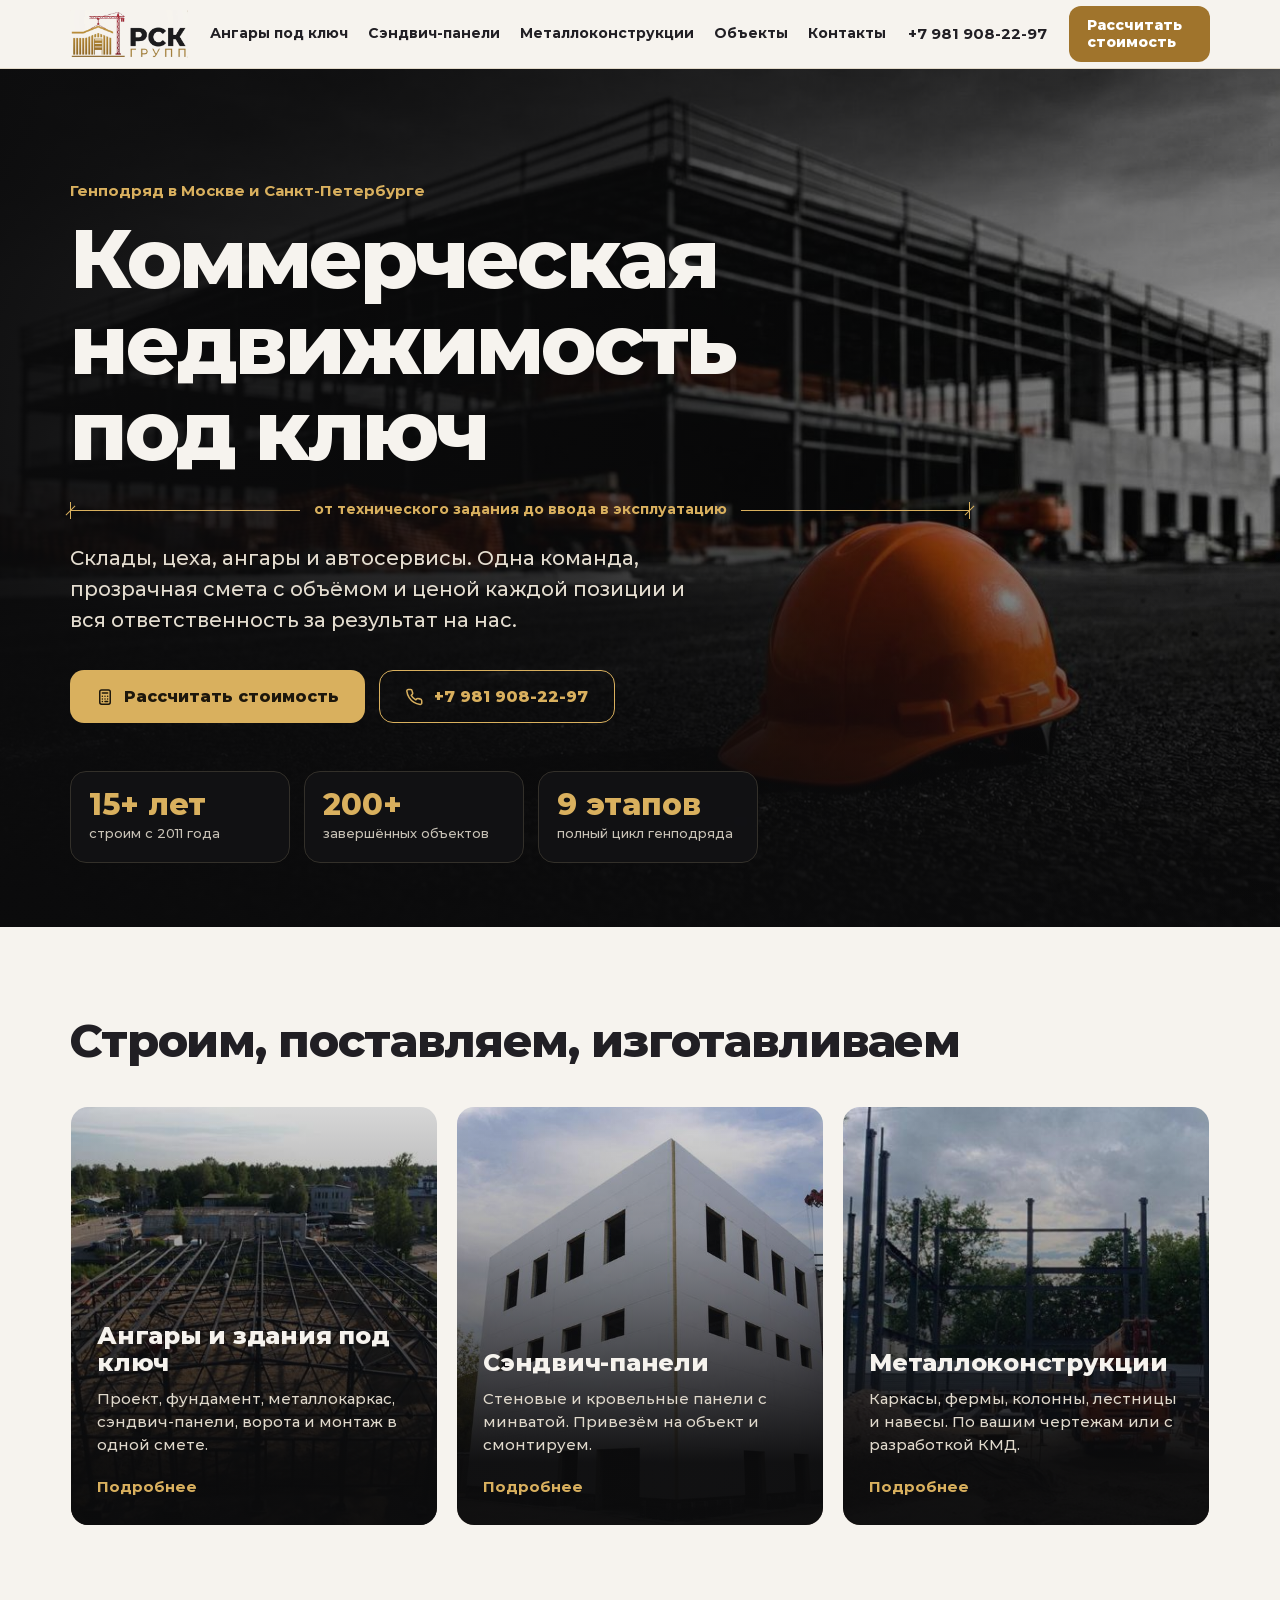
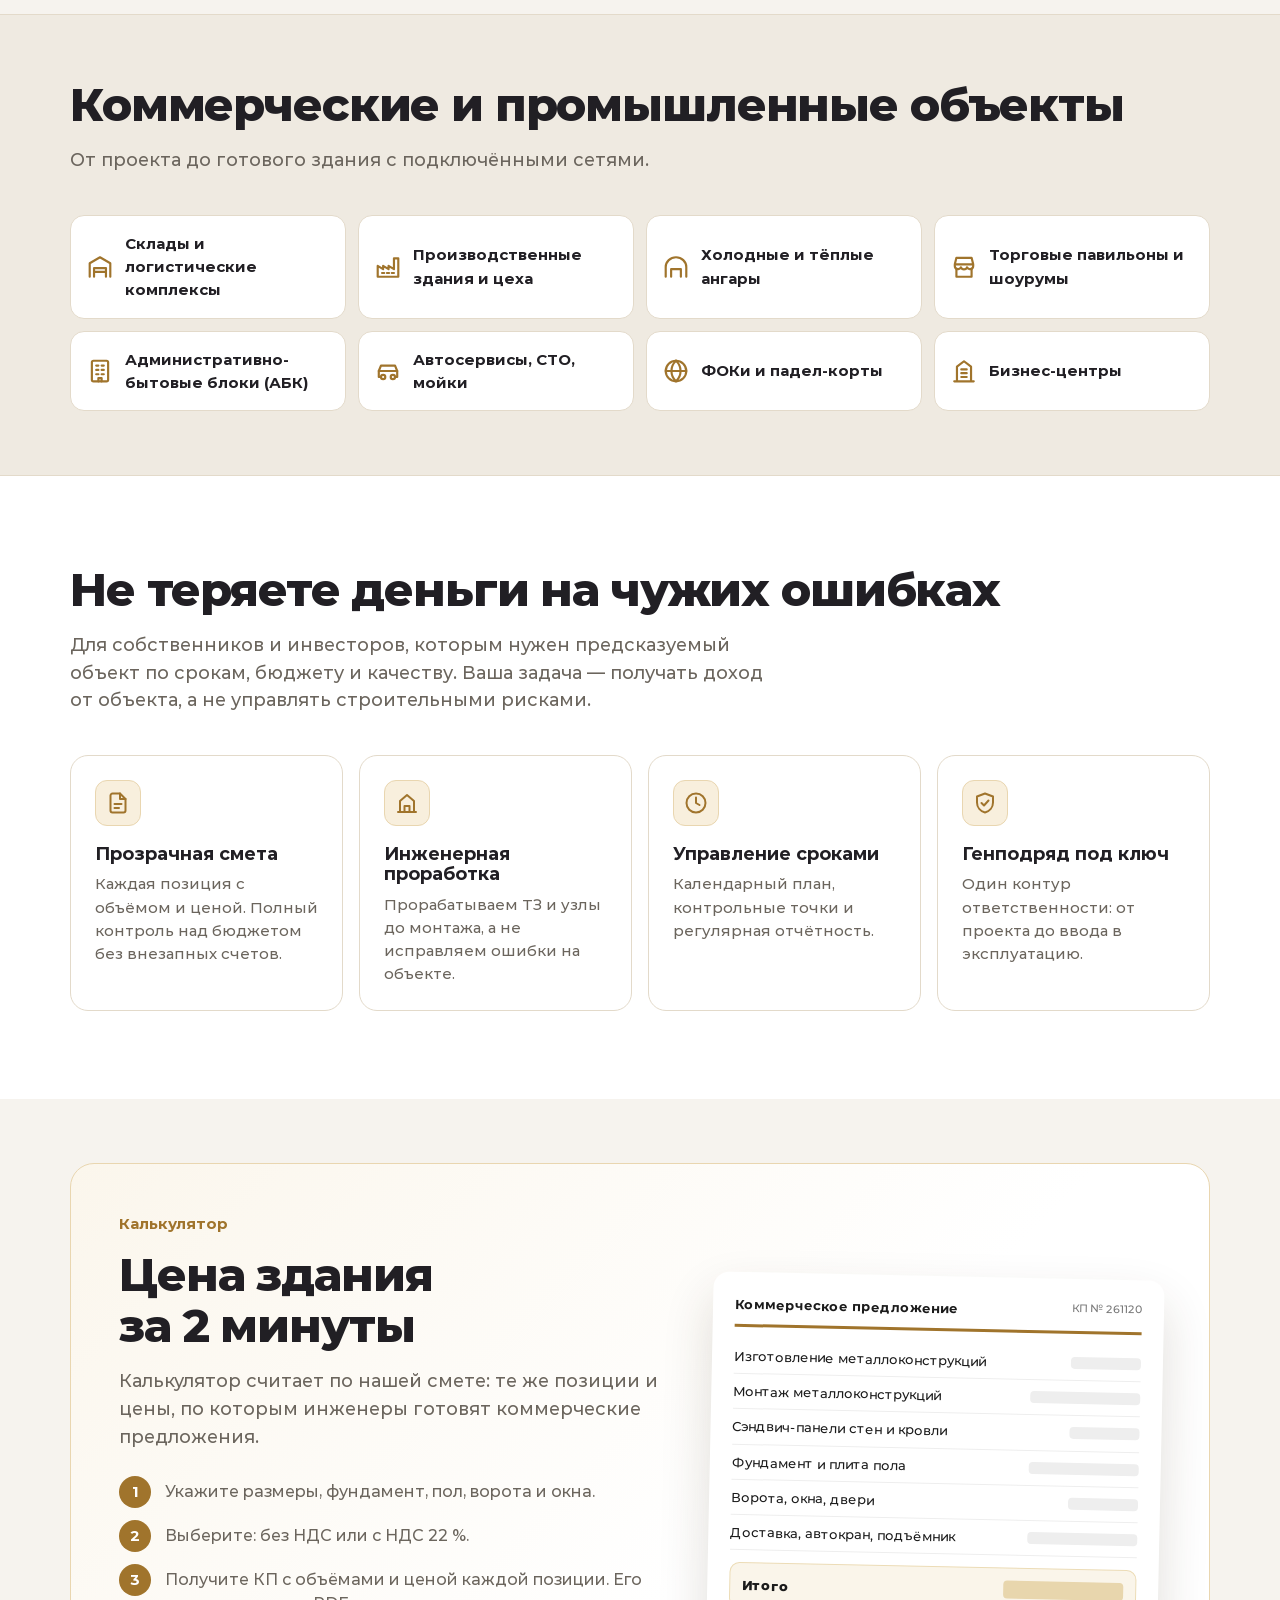
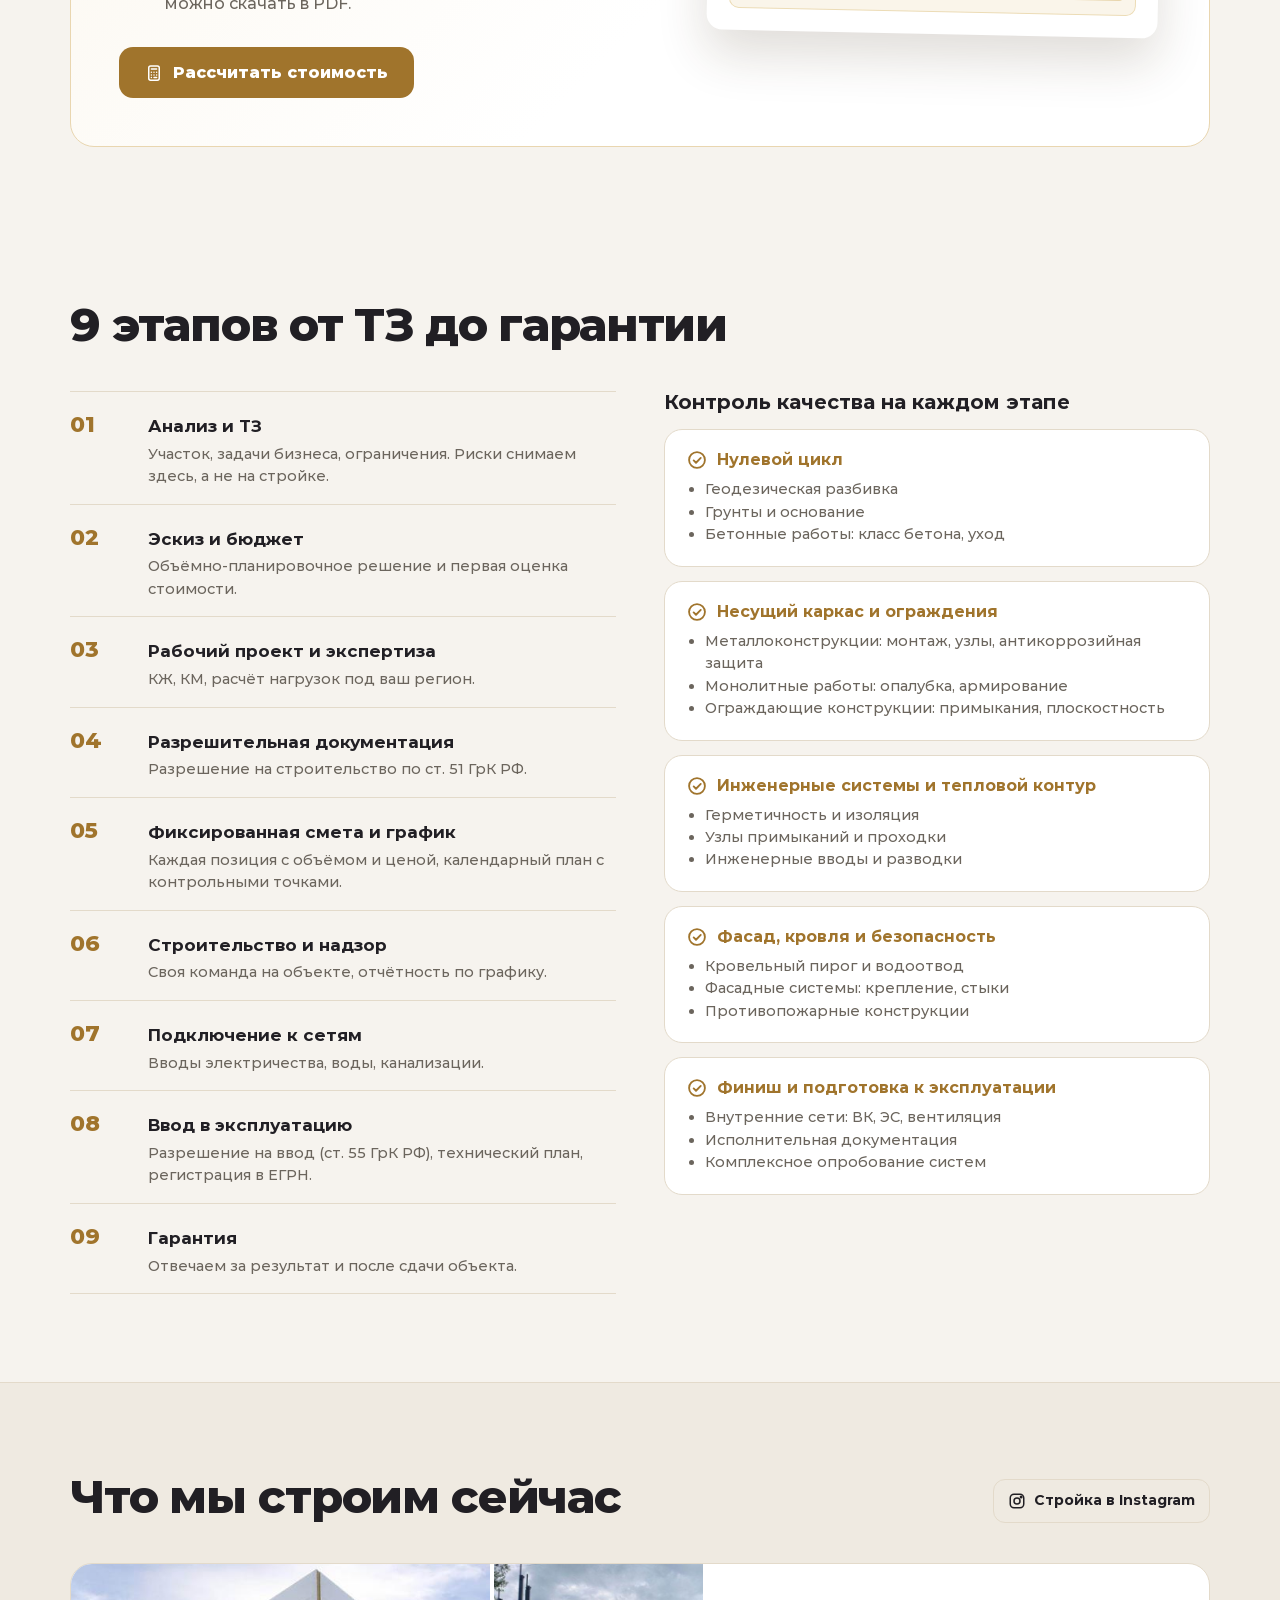
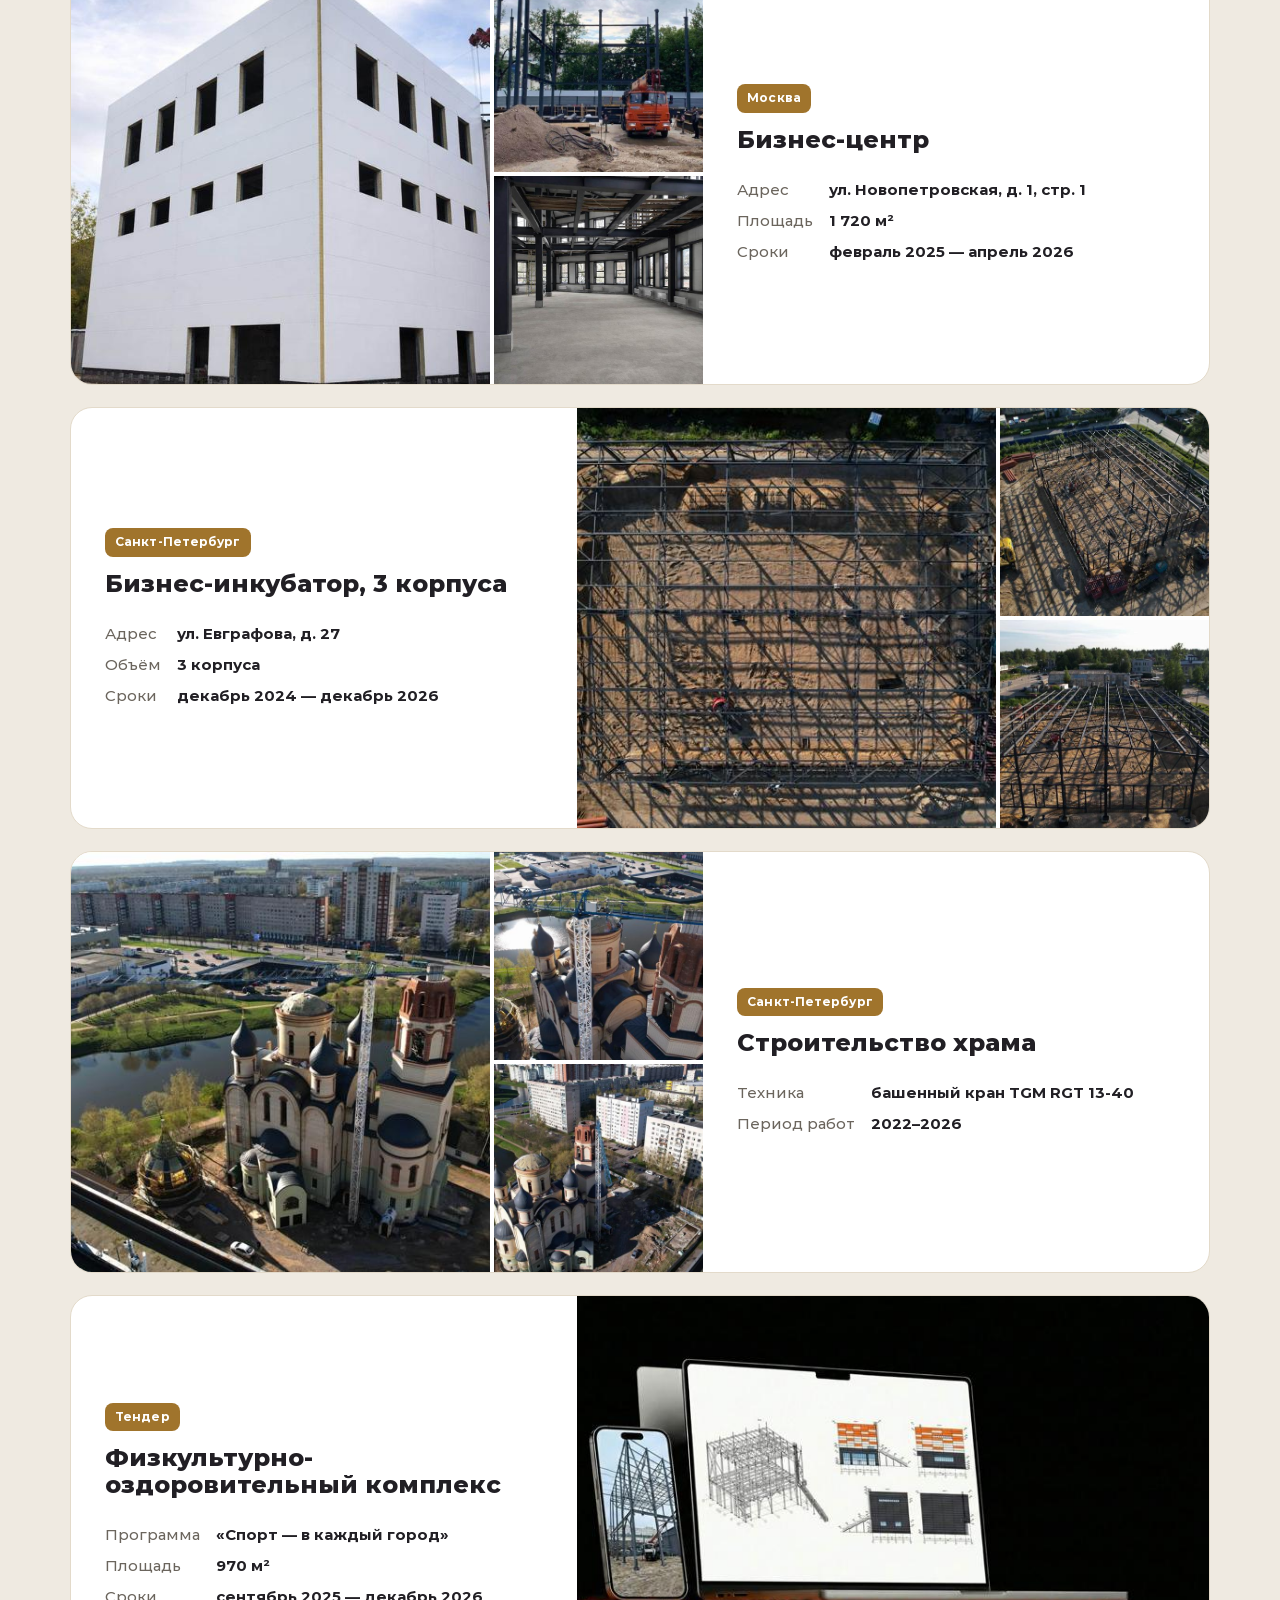
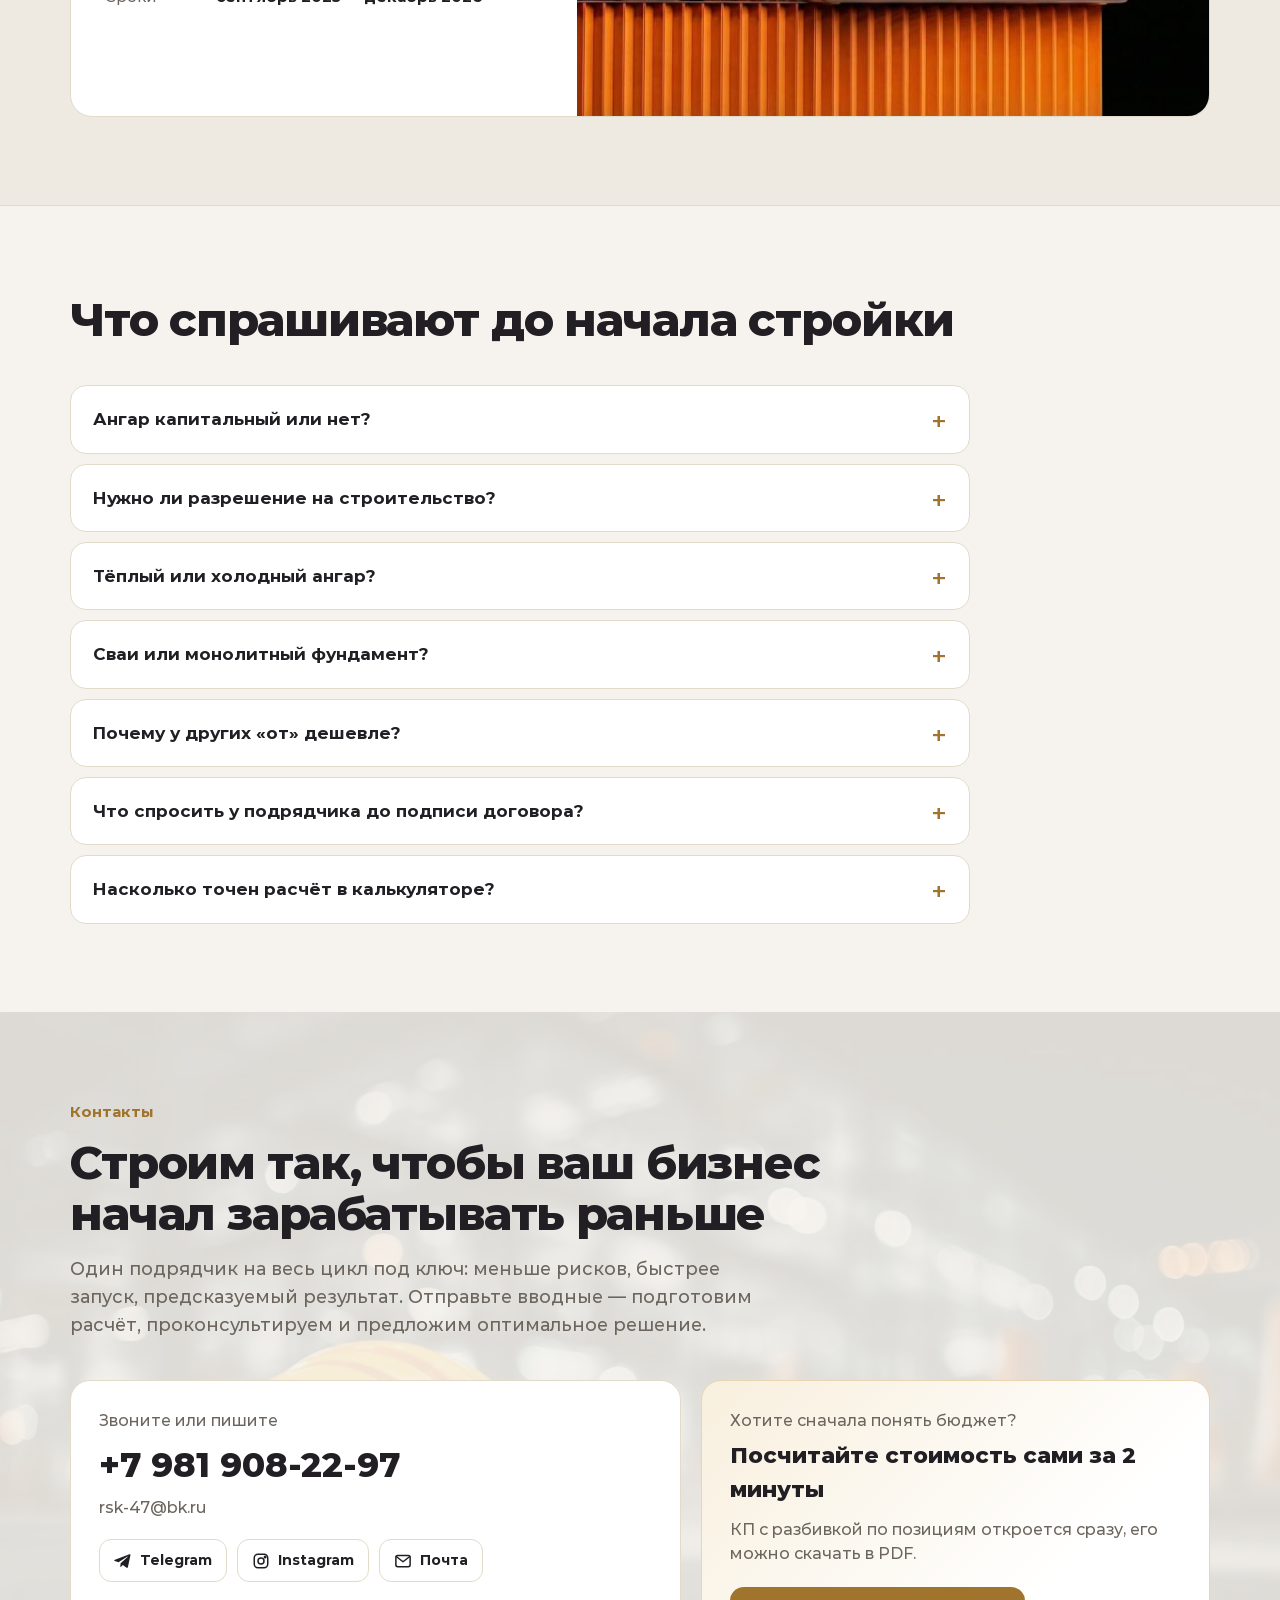
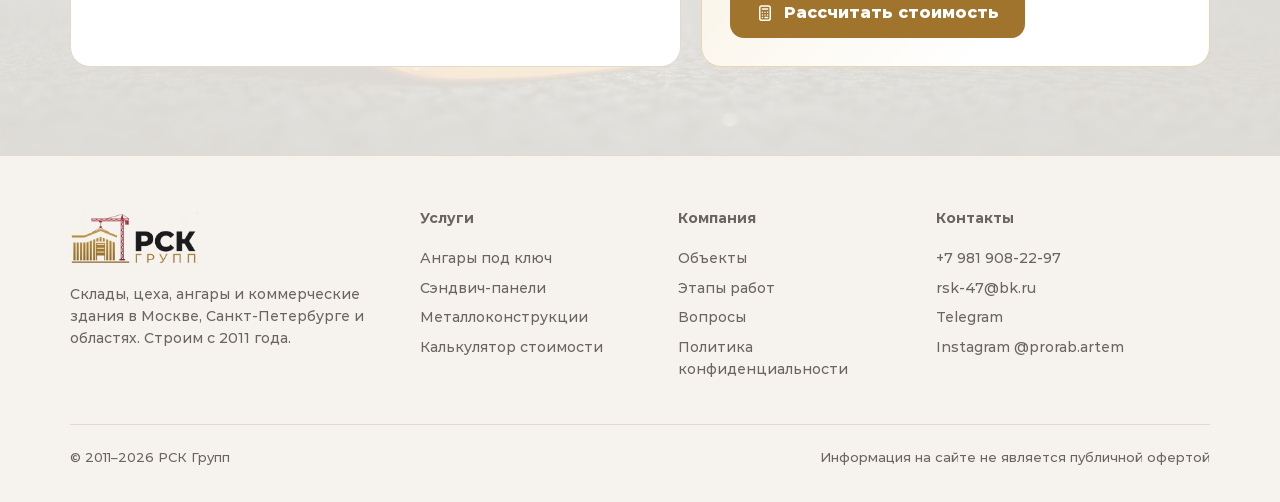
<file: docs/index.html>
<!doctype html>
<html lang="ru">
<head>
<meta charset="utf-8">
<meta name="viewport" content="width=device-width, initial-scale=1">
<title>Коммерческая недвижимость под ключ в Москве и СПб — РСК Групп</title>
<meta name="description" content="Генподряд под ключ: склады, цеха, ангары, автосервисы. Прозрачная смета, 15+ лет, 200+ объектов. Рассчитайте стоимость за 2 минуты.">
<link rel="canonical" href="https://adamec1213-sketch.github.io/smm-bot/">
<meta property="og:type" content="website">
<meta property="og:title" content="Коммерческая недвижимость под ключ в Москве и СПб — РСК Групп">
<meta property="og:description" content="Генподряд под ключ: склады, цеха, ангары, автосервисы. Прозрачная смета, 15+ лет, 200+ объектов. Рассчитайте стоимость за 2 минуты.">
<meta property="og:image" content="https://adamec1213-sketch.github.io/smm-bot/assets/img/hero.jpg">
<meta property="og:url" content="https://adamec1213-sketch.github.io/smm-bot/">
<meta property="og:locale" content="ru_RU">
<meta name="theme-color" content="#0b0b0c">
<link rel="icon" href="assets/img/favicon-rsk.png">
<link rel="preload" href="assets/fonts/Montserrat-800.ttf" as="font" type="font/ttf" crossorigin>
<link rel="stylesheet" href="assets/site.css">
<script type="application/ld+json">{"@context": "https://schema.org", "@type": "GeneralContractor", "name": "РСК Групп", "url": "https://adamec1213-sketch.github.io/smm-bot/", "logo": "https://adamec1213-sketch.github.io/smm-bot/assets/img/logo-rsk-circle.jpg", "image": "https://adamec1213-sketch.github.io/smm-bot/assets/img/hero.jpg", "telephone": "+79819082297", "email": "rsk-47@bk.ru", "foundingDate": "2011", "areaServed": ["Москва", "Московская область", "Санкт-Петербург", "Ленинградская область"], "sameAs": ["https://instagram.com/prorab.artem", "https://t.me/spbpokoleniya"]}</script>
<script type="application/ld+json">{"@context": "https://schema.org", "@type": "FAQPage", "mainEntity": [{"@type": "Question", "name": "Ангар капитальный или нет?", "acceptedAnswer": {"@type": "Answer", "text": "Суд и Росреестр смотрят не на материал стен, а на признаки капитального здания:  заглублённый фундамент: ленточный, плитный или сваи с ростверком; неразборный каркас: колонны забетонированы или вварены в закладные; стационарные сети: водопровод, канализация, газ, капитальный ввод электричества; проект и разрешение на строительство (ст. 51 ГрК РФ); учёт в ЕГРН и право собственности.  Сэндвич-панели сами по себе статус не решают, главное — фундамент и каркас. Капитальный ангар можно продать, заложить и внести в уставный капитал."}}, {"@type": "Question", "name": "Нужно ли разрешение на строительство?", "acceptedAnswer": {"@type": "Answer", "text": "Для капитального здания — да. Путь такой:  проверить вид разрешённого использования участка; инженерные изыскания (геология, геодезия) и проект, в ряде случаев — экспертиза; разрешение на строительство в администрации (ст. 51 ГрК РФ), стройка начинается только после него; разрешение на ввод (ст. 55 ГрК РФ) и технический план; кадастровый учёт и регистрация права в ЕГРН.  Капитальный ангар без разрешения — самовольная постройка (ст. 222 ГК РФ). Ведём объект по всем шагам."}}, {"@type": "Question", "name": "Тёплый или холодный ангар?", "acceptedAnswer": {"@type": "Answer", "text": "Тип выбирают по тому, что и кто будет внутри зимой. Если там работают люди или хранится товар, которому нужен плюс, — тёплый: металлокаркас и сэндвич-панели с минватой. Минвата не горит, это важно для склада и производства. Холодный (каркас и профлист без утепления) подходит для хранения техники или стройматериалов, где мороз не страшен."}}, {"@type": "Question", "name": "Сваи или монолитный фундамент?", "acceptedAnswer": {"@type": "Answer", "text": "Решают три вещи: геология участка, нагрузки и статус здания. Фундамент без геологии — выбор «на глаз»: изыскания покажут тип грунта, его несущую способность и грунтовые воды. Монолитный ростверк или лента под колонны с бетонной плитой пола — сильный довод за капитальность. Ангар на винтовых сваях суды признают по-разному. Если нужна регистрация в ЕГРН, кредит или продажа как недвижимости, обсуждаем фундамент до проекта."}}, {"@type": "Question", "name": "Почему у других «от» дешевле?", "acceptedAnswer": {"@type": "Answer", "text": "Низкую цену в рекламе обычно считают за минимальную комплектацию: только металлокаркас без стен и кровли, без монтажа и доставки, на минимальную высоту и пролёт. Мы проверяли сайты подрядчиков Москвы и Петербурга: так написано мелким шрифтом. Фундамент и пол в смете на ангар часто самая крупная статья, а в цену «от» они почти никогда не входят. Пришлите смету другого подрядчика — покажем, что в неё не вошло."}}, {"@type": "Question", "name": "Что спросить у подрядчика до подписи договора?", "acceptedAnswer": {"@type": "Answer", "text": "Что входит в смету — по статьям? Что не входит в цену? Какой срок и что будет, если сорвёте? Как устроена оплата? Какая гарантия и на что? Кто будет монтировать? Какие объекты уже построили?  Ответим на каждый вопрос письменно и по статьям."}}, {"@type": "Question", "name": "Насколько точен расчёт в калькуляторе?", "acceptedAnswer": {"@type": "Answer", "text": "Калькулятор считает по той же смете, по которой инженеры готовят КП: металл, панели, фундамент, пол, техника, доставка. Это предварительный расчёт по введённым параметрам. Окончательную цену фиксируем в договоре после уточнения ТЗ, геологии и участка."}}]}</script>
</head>
<body class="has-fab">
<header class="site-head noprint"><div class="in">
  <a class="brand" href="./" aria-label="РСК Групп — на главную"><img class="lockup" src="assets/img/logo-rsk.png" alt="РСК Групп" width="118" height="48"></a>
  <nav class="nav" aria-label="Основное меню"><a href="angary/">Ангары под ключ</a><a href="sendvich-paneli/">Сэндвич-панели</a><a href="metallokonstrukcii/">Металлоконструкции</a><a href="#obekty">Объекты</a><a href="#kontakty">Контакты</a></nav>
  <a class="head-tel" href="tel:+79819082297">+7 981 908-22-97</a>
  <a class="cta sm cta-head" href="kp/">Рассчитать стоимость</a>
  <details class="menu"><summary aria-label="Меню"><i></i></summary><div class="drop"><a href="angary/">Ангары под ключ</a><a href="sendvich-paneli/">Сэндвич-панели</a><a href="metallokonstrukcii/">Металлоконструкции</a><a href="#obekty">Объекты</a><a href="#kontakty">Контакты</a><a href="tel:+79819082297">+7 981 908-22-97</a><a class="cta" href="kp/"><svg viewBox="0 0 24 24" fill="none" stroke="currentColor" stroke-width="2" stroke-linecap="round" stroke-linejoin="round"><rect x="5" y="2.5" width="14" height="19" rx="2.5"/><path d="M8.5 6.5h7M8.5 11h.01M12 11h.01M15.5 11h.01M8.5 14.5h.01M12 14.5h.01M15.5 14.5h.01M8.5 18h.01M12 18h3.5"/></svg>Рассчитать стоимость</a></div></details>
</div></header>
<main>

<section class="hero">
  <img class="bg" src="assets/img/hero.jpg" srcset="assets/img/hero-s.jpg 800w, assets/img/hero.jpg 1600w" sizes="100vw" alt="Металлокаркас здания и строительная каска" decoding="async">
  <div class="in">
    <span class="kicker">Генподряд в Москве и Санкт-Петербурге</span>
    <h1>Коммерческая недвижимость под ключ</h1>
    <div class="dim" aria-hidden="true"><i></i><span class="lg">от технического задания до ввода в эксплуатацию</span><span class="sm">от ТЗ до ввода в эксплуатацию</span><i></i></div>
    <p class="lead">Склады, цеха, ангары и автосервисы. Одна команда, прозрачная смета с объёмом и ценой каждой позиции и вся ответственность за результат на нас.</p>
    <div class="acts">
      <a class="cta" href="kp/"><svg viewBox="0 0 24 24" fill="none" stroke="currentColor" stroke-width="2" stroke-linecap="round" stroke-linejoin="round"><rect x="5" y="2.5" width="14" height="19" rx="2.5"/><path d="M8.5 6.5h7M8.5 11h.01M12 11h.01M15.5 11h.01M8.5 14.5h.01M12 14.5h.01M15.5 14.5h.01M8.5 18h.01M12 18h3.5"/></svg>Рассчитать стоимость</a>
      <a class="cta line" href="tel:+79819082297"><svg viewBox="0 0 24 24" fill="none" stroke="currentColor" stroke-width="2" stroke-linecap="round" stroke-linejoin="round"><path d="M21 16.9v3a2 2 0 0 1-2.2 2 19.8 19.8 0 0 1-8.6-3.1 19.5 19.5 0 0 1-6-6A19.8 19.8 0 0 1 1.1 4.2 2 2 0 0 1 3.1 2h3a2 2 0 0 1 2 1.7c.1.9.4 1.8.7 2.7a2 2 0 0 1-.5 2.1L7 9.8a16 16 0 0 0 6 6l1.3-1.3a2 2 0 0 1 2.1-.4c.9.3 1.8.6 2.7.7a2 2 0 0 1 1.7 2z"/></svg>+7 981 908-22-97</a>
    </div>
    <div class="stats">
      <div class="stat"><b>15+ лет</b><span>строим с 2011 года</span></div>
      <div class="stat"><b>200+</b><span>завершённых объектов</span></div>
      <div class="stat"><b>9 этапов</b><span>полный цикл генподряда</span></div>
    </div>
  </div>
</section>

<section class="s"><div class="in">
  <div class="head-row"><div><span class="kicker">Чем занимаемся</span><h2>Строим, поставляем, <em>изготавливаем</em></h2></div></div>
  <div class="dirs">
    <a class="dir" href="angary/"><img class="" src="assets/img/inkub-4.jpg" srcset="assets/img/inkub-4-s.jpg 800w, assets/img/inkub-4.jpg 1600w" sizes="(max-width:900px) 100vw, 33vw" alt="" loading="lazy" decoding="async"><div class="t"><h3>Ангары и здания под ключ</h3><p>Проект, фундамент, металлокаркас, сэндвич-панели, ворота и монтаж в одной смете.</p><span class="go">Подробнее <svg viewBox="0 0 24 24" fill="none" stroke="currentColor" stroke-width="2.4" stroke-linecap="round" stroke-linejoin="round"><path d="M5 12h14M13 6l6 6-6 6"/></svg></span></div></a>
    <a class="dir" href="sendvich-paneli/"><img class="" src="assets/img/bc-fasad.jpg" srcset="assets/img/bc-fasad-s.jpg 800w, assets/img/bc-fasad.jpg 1600w" sizes="(max-width:900px) 100vw, 33vw" alt="" loading="lazy" decoding="async"><div class="t"><h3>Сэндвич-панели</h3><p>Стеновые и кровельные панели с минватой. Привезём на объект и смонтируем.</p><span class="go">Подробнее <svg viewBox="0 0 24 24" fill="none" stroke="currentColor" stroke-width="2.4" stroke-linecap="round" stroke-linejoin="round"><path d="M5 12h14M13 6l6 6-6 6"/></svg></span></div></a>
    <a class="dir" href="metallokonstrukcii/"><img class="" src="assets/img/bc-montazh.jpg" srcset="assets/img/bc-montazh-s.jpg 800w, assets/img/bc-montazh.jpg 1600w" sizes="(max-width:900px) 100vw, 33vw" alt="" loading="lazy" decoding="async"><div class="t"><h3>Металлоконструкции</h3><p>Каркасы, фермы, колонны, лестницы и навесы. По вашим чертежам или с разработкой КМД.</p><span class="go">Подробнее <svg viewBox="0 0 24 24" fill="none" stroke="currentColor" stroke-width="2.4" stroke-linecap="round" stroke-linejoin="round"><path d="M5 12h14M13 6l6 6-6 6"/></svg></span></div></a>
  </div>
</div></section>

<section class="s alt tight"><div class="in">
  <div class="head-row"><div><span class="kicker">Что строим</span><h2>Коммерческие и промышленные <em>объекты</em></h2><p class="sub">От проекта до готового здания с подключёнными сетями.</p></div></div>
  <div class="types"><div class="type"><svg viewBox="0 0 24 24" fill="none" stroke="currentColor" stroke-width="2" stroke-linecap="round" stroke-linejoin="round"><path d="M2.5 21V8.5L12 3l9.5 5.5V21"/><path d="M6.5 21v-8h11v8M6.5 16.5h11"/></svg>Склады и логистические комплексы</div><div class="type"><svg viewBox="0 0 24 24" fill="none" stroke="currentColor" stroke-width="2" stroke-linecap="round" stroke-linejoin="round"><path d="M2.5 21V11l5 3V11l5 3V11l5 3V4h4v17z"/><path d="M6.5 17.5h2M11 17.5h2M15.5 17.5h2"/></svg>Производственные здания и цеха</div><div class="type"><svg viewBox="0 0 24 24" fill="none" stroke="currentColor" stroke-width="2" stroke-linecap="round" stroke-linejoin="round"><path d="M2.5 21V12a9.5 9 0 0 1 19 0v9"/><path d="M7.5 21v-7h9v7"/></svg>Холодные и тёплые ангары</div><div class="type"><svg viewBox="0 0 24 24" fill="none" stroke="currentColor" stroke-width="2" stroke-linecap="round" stroke-linejoin="round"><path d="M3.5 9.5 5 3.5h14l1.5 6M3.5 9.5h17v1.5a3 3 0 0 1-5.7 1.3 3 3 0 0 1-5.6 0A3 3 0 0 1 3.5 11z"/><path d="M5 13.5V21h14v-7.5"/></svg>Торговые павильоны и шоурумы</div><div class="type"><svg viewBox="0 0 24 24" fill="none" stroke="currentColor" stroke-width="2" stroke-linecap="round" stroke-linejoin="round"><rect x="4.5" y="2.5" width="15" height="19" rx="1.5"/><path d="M8.5 7h2M13.5 7h2M8.5 11h2M13.5 11h2M8.5 15h2M13.5 15h2M10.5 21.5v-3h3v3"/></svg>Административно-бытовые блоки (АБК)</div><div class="type"><svg viewBox="0 0 24 24" fill="none" stroke="currentColor" stroke-width="2" stroke-linecap="round" stroke-linejoin="round"><path d="M5 17.5H3.5V12l2-5h13l2 5v5.5H19"/><path d="M3.5 12h17"/><circle cx="7.5" cy="17.5" r="2"/><circle cx="16.5" cy="17.5" r="2"/></svg>Автосервисы, СТО, мойки</div><div class="type"><svg viewBox="0 0 24 24" fill="none" stroke="currentColor" stroke-width="2" stroke-linecap="round" stroke-linejoin="round"><circle cx="12" cy="12" r="9.5"/><path d="M2.5 12h19M12 2.5c2.8 2.6 4.2 5.8 4.2 9.5s-1.4 6.9-4.2 9.5M12 2.5C9.2 5.1 7.8 8.3 7.8 12s1.4 6.9 4.2 9.5"/></svg>ФОКи и падел-корты</div><div class="type"><svg viewBox="0 0 24 24" fill="none" stroke="currentColor" stroke-width="2" stroke-linecap="round" stroke-linejoin="round"><path d="M3 21.5h18M5.5 21.5V8l6.5-5 6.5 5v13.5"/><path d="M9.5 10.5h5M9.5 14h5M9.5 17.5h5"/></svg>Бизнес-центры</div></div>
</div></section>

<section class="s light"><div class="in">
  <div class="head-row"><div><span class="kicker">Риски снимаем на этапе ТЗ</span><h2>Не теряете деньги <em>на чужих ошибках</em></h2>
  <p class="sub">Для собственников и инвесторов, которым нужен предсказуемый объект по срокам, бюджету и качеству. Ваша задача — получать доход от объекта, а не управлять строительными рисками.</p></div></div>
  <div class="grid4">
    <div class="tile"><div class="ic"><svg viewBox="0 0 24 24" fill="none" stroke="currentColor" stroke-width="2" stroke-linecap="round" stroke-linejoin="round"><path d="M14 2.5H6.5a2 2 0 0 0-2 2v15a2 2 0 0 0 2 2h11a2 2 0 0 0 2-2V8z"/><path d="M14 2.5V8h5.5M8.5 13h7M8.5 17h4.5"/></svg></div><h3>Прозрачная смета</h3><p>Каждая позиция с объёмом и ценой. Полный контроль над бюджетом без внезапных счетов.</p></div>
    <div class="tile"><div class="ic"><svg viewBox="0 0 24 24" fill="none" stroke="currentColor" stroke-width="2" stroke-linecap="round" stroke-linejoin="round"><path d="M3 21h18M5 21V10l7-6 7 6v11"/><path d="M9.5 21v-6h5v6"/></svg></div><h3>Инженерная проработка</h3><p>Прорабатываем ТЗ и узлы до монтажа, а не исправляем ошибки на объекте.</p></div>
    <div class="tile"><div class="ic"><svg viewBox="0 0 24 24" fill="none" stroke="currentColor" stroke-width="2" stroke-linecap="round" stroke-linejoin="round"><circle cx="12" cy="12" r="9.5"/><path d="M12 6.5V12l3.5 2"/></svg></div><h3>Управление сроками</h3><p>Календарный план, контрольные точки и регулярная отчётность.</p></div>
    <div class="tile"><div class="ic"><svg viewBox="0 0 24 24" fill="none" stroke="currentColor" stroke-width="2" stroke-linecap="round" stroke-linejoin="round"><path d="M12 2.5 4 5.5v6c0 5 3.4 8.8 8 10 4.6-1.2 8-5 8-10v-6z"/><path d="m8.5 12 2.5 2.5 4.5-5"/></svg></div><h3>Генподряд под ключ</h3><p>Один контур ответственности: от проекта до ввода в эксплуатацию.</p></div>
  </div>
</div></section>


<section class="s tight"><div class="in">
  <div class="promo">
    <div>
      <span class="kicker">Калькулятор</span>
      <h2>Цена здания <em>за 2 минуты</em></h2>
      <p class="sub">Калькулятор считает по нашей смете: те же позиции и цены, по которым инженеры готовят коммерческие предложения.</p>
      <ol>
        <li><b>1</b><span>Укажите размеры, фундамент, пол, ворота и окна.</span></li>
        <li><b>2</b><span>Выберите: без НДС или с НДС 22 %.</span></li>
        <li><b>3</b><span>Получите КП с объёмами и ценой каждой позиции. Его можно скачать в PDF.</span></li>
      </ol>
      <a class="cta" href="kp/"><svg viewBox="0 0 24 24" fill="none" stroke="currentColor" stroke-width="2" stroke-linecap="round" stroke-linejoin="round"><rect x="5" y="2.5" width="14" height="19" rx="2.5"/><path d="M8.5 6.5h7M8.5 11h.01M12 11h.01M15.5 11h.01M8.5 14.5h.01M12 14.5h.01M15.5 14.5h.01M8.5 18h.01M12 18h3.5"/></svg>Рассчитать стоимость</a>
    </div>
    <div class="kp-mock" aria-hidden="true">
      <div class="h">Коммерческое предложение <small>КП № 261120</small></div>
      <div class="r"><span>Изготовление металлоконструкций</span><i></i></div>
      <div class="r"><span>Монтаж металлоконструкций</span><i class="w"></i></div>
      <div class="r"><span>Сэндвич-панели стен и кровли</span><i></i></div>
      <div class="r"><span>Фундамент и плита пола</span><i class="w"></i></div>
      <div class="r"><span>Ворота, окна, двери</span><i></i></div>
      <div class="r"><span>Доставка, автокран, подъёмник</span><i class="w"></i></div>
      <div class="t"><span>Итого</span><i></i></div>
    </div>
  </div>
</div></section>

<section class="s" id="etapy"><div class="in">
  <div class="head-row"><div><span class="kicker">Полный цикл генподряда</span><h2>9 этапов <em>от ТЗ до гарантии</em></h2></div></div>
  <div class="grid2" style="gap:48px;align-items:start">
    <ol class="steps"><li><div><b>Анализ и ТЗ</b><span>Участок, задачи бизнеса, ограничения. Риски снимаем здесь, а не на стройке.</span></div></li><li><div><b>Эскиз и бюджет</b><span>Объёмно-планировочное решение и первая оценка стоимости.</span></div></li><li><div><b>Рабочий проект и экспертиза</b><span>КЖ, КМ, расчёт нагрузок под ваш регион.</span></div></li><li><div><b>Разрешительная документация</b><span>Разрешение на строительство по ст. 51 ГрК РФ.</span></div></li><li><div><b>Фиксированная смета и график</b><span>Каждая позиция с объёмом и ценой, календарный план с контрольными точками.</span></div></li><li><div><b>Строительство и надзор</b><span>Своя команда на объекте, отчётность по графику.</span></div></li><li><div><b>Подключение к сетям</b><span>Вводы электричества, воды, канализации.</span></div></li><li><div><b>Ввод в эксплуатацию</b><span>Разрешение на ввод (ст. 55 ГрК РФ), технический план, регистрация в ЕГРН.</span></div></li><li><div><b>Гарантия</b><span>Отвечаем за результат и после сдачи объекта.</span></div></li></ol>
    <div><h3 style="font-size:20px;margin-bottom:16px">Контроль качества на каждом этапе</h3><div class="qc"><div class="tile"><h3><svg viewBox="0 0 24 24" fill="none" stroke="currentColor" stroke-width="2.2" stroke-linecap="round" stroke-linejoin="round"><circle cx="12" cy="12" r="9.5"/><path d="m8 12.5 2.8 2.8L16.5 9.5"/></svg>Нулевой цикл</h3><ul><li>Геодезическая разбивка</li><li>Грунты и основание</li><li>Бетонные работы: класс бетона, уход</li></ul></div><div class="tile"><h3><svg viewBox="0 0 24 24" fill="none" stroke="currentColor" stroke-width="2.2" stroke-linecap="round" stroke-linejoin="round"><circle cx="12" cy="12" r="9.5"/><path d="m8 12.5 2.8 2.8L16.5 9.5"/></svg>Несущий каркас и ограждения</h3><ul><li>Металлоконструкции: монтаж, узлы, антикоррозийная защита</li><li>Монолитные работы: опалубка, армирование</li><li>Ограждающие конструкции: примыкания, плоскостность</li></ul></div><div class="tile"><h3><svg viewBox="0 0 24 24" fill="none" stroke="currentColor" stroke-width="2.2" stroke-linecap="round" stroke-linejoin="round"><circle cx="12" cy="12" r="9.5"/><path d="m8 12.5 2.8 2.8L16.5 9.5"/></svg>Инженерные системы и тепловой контур</h3><ul><li>Герметичность и изоляция</li><li>Узлы примыканий и проходки</li><li>Инженерные вводы и разводки</li></ul></div><div class="tile"><h3><svg viewBox="0 0 24 24" fill="none" stroke="currentColor" stroke-width="2.2" stroke-linecap="round" stroke-linejoin="round"><circle cx="12" cy="12" r="9.5"/><path d="m8 12.5 2.8 2.8L16.5 9.5"/></svg>Фасад, кровля и безопасность</h3><ul><li>Кровельный пирог и водоотвод</li><li>Фасадные системы: крепление, стыки</li><li>Противопожарные конструкции</li></ul></div><div class="tile"><h3><svg viewBox="0 0 24 24" fill="none" stroke="currentColor" stroke-width="2.2" stroke-linecap="round" stroke-linejoin="round"><circle cx="12" cy="12" r="9.5"/><path d="m8 12.5 2.8 2.8L16.5 9.5"/></svg>Финиш и подготовка к эксплуатации</h3><ul><li>Внутренние сети: ВК, ЭС, вентиляция</li><li>Исполнительная документация</li><li>Комплексное опробование систем</li></ul></div></div></div>
  </div>
</div></section>

<section class="s alt" id="obekty"><div class="in">
  <div class="head-row"><div><span class="kicker">Действующие объекты</span><h2>Что мы строим <em>сейчас</em></h2></div>
  <a class="chip" href="https://instagram.com/prorab.artem" target="_blank" rel="noopener"><svg viewBox="0 0 24 24" fill="none" stroke="currentColor" stroke-width="2"><rect x="3" y="3" width="18" height="18" rx="5"/><circle cx="12" cy="12" r="4"/><circle cx="17.5" cy="6.5" r="1" fill="currentColor"/></svg>Стройка в Instagram</a></div>
  <div class="objs"><article class="obj"><div class="ph"><img class="" src="assets/img/bc-fasad.jpg" srcset="assets/img/bc-fasad-s.jpg 800w, assets/img/bc-fasad.jpg 1600w" sizes="(max-width:860px) 100vw, 50vw" alt="Фасад бизнес-центра из сэндвич-панелей" loading="lazy" decoding="async"><img class="" src="assets/img/bc-montazh.jpg" srcset="assets/img/bc-montazh-s.jpg 800w, assets/img/bc-montazh.jpg 1600w" sizes="(max-width:860px) 100vw, 50vw" alt="Монтаж металлокаркаса с автокраном" loading="lazy" decoding="async"><img class="" src="assets/img/bc-zal.jpg" srcset="assets/img/bc-zal-s.jpg 800w, assets/img/bc-zal.jpg 1600w" sizes="(max-width:860px) 100vw, 50vw" alt="Зал на этапе отделки" loading="lazy" decoding="async"></div><div class="tx"><span class="tag">Москва</span><h3>Бизнес-центр</h3><dl><dt>Адрес</dt><dd>ул. Новопетровская, д. 1, стр. 1</dd><dt>Площадь</dt><dd>1 720 м²</dd><dt>Сроки</dt><dd>февраль 2025 — апрель 2026</dd></dl></div></article><article class="obj"><div class="ph"><img class="" src="assets/img/inkub-1.jpg" srcset="assets/img/inkub-1-s.jpg 800w, assets/img/inkub-1.jpg 1600w" sizes="(max-width:860px) 100vw, 50vw" alt="Металлокаркасы корпусов бизнес-инкубатора, вид с дрона" loading="lazy" decoding="async"><img class="" src="assets/img/inkub-2.jpg" srcset="assets/img/inkub-2-s.jpg 800w, assets/img/inkub-2.jpg 1600w" sizes="(max-width:860px) 100vw, 50vw" alt="Стройплощадка бизнес-инкубатора" loading="lazy" decoding="async"><img class="" src="assets/img/inkub-4.jpg" srcset="assets/img/inkub-4-s.jpg 800w, assets/img/inkub-4.jpg 1600w" sizes="(max-width:860px) 100vw, 50vw" alt="Каркас корпуса на свайном поле" loading="lazy" decoding="async"></div><div class="tx"><span class="tag">Санкт-Петербург</span><h3>Бизнес-инкубатор, 3 корпуса</h3><dl><dt>Адрес</dt><dd>ул. Евграфова, д. 27</dd><dt>Объём</dt><dd>3 корпуса</dd><dt>Сроки</dt><dd>декабрь 2024 — декабрь 2026</dd></dl></div></article><article class="obj"><div class="ph"><img class="" src="assets/img/hram-1.jpg" srcset="assets/img/hram-1-s.jpg 800w, assets/img/hram-1.jpg 1600w" sizes="(max-width:860px) 100vw, 50vw" alt="Строительство храма, вид с дрона" loading="lazy" decoding="async"><img class="" src="assets/img/hram-2.jpg" srcset="assets/img/hram-2-s.jpg 800w, assets/img/hram-2.jpg 1600w" sizes="(max-width:860px) 100vw, 50vw" alt="Башенный кран на строительстве храма" loading="lazy" decoding="async"><img class="" src="assets/img/hram-3.jpg" srcset="assets/img/hram-3-s.jpg 800w, assets/img/hram-3.jpg 1600w" sizes="(max-width:860px) 100vw, 50vw" alt="Храм и башенный кран" loading="lazy" decoding="async"></div><div class="tx"><span class="tag">Санкт-Петербург</span><h3>Строительство храма</h3><dl><dt>Техника</dt><dd>башенный кран TGM RGT 13-40</dd><dt>Период работ</dt><dd>2022–2026</dd></dl></div></article><article class="obj"><div class="ph one"><img class="" src="assets/img/fok.jpg" srcset="assets/img/fok-s.jpg 800w, assets/img/fok.jpg 1600w" sizes="(max-width:860px) 100vw, 50vw" alt="Проект ФОКа на экранах" loading="lazy" decoding="async"></div><div class="tx"><span class="tag">Тендер</span><h3>Физкультурно-оздоровительный комплекс</h3><dl><dt>Программа</dt><dd>«Спорт — в каждый город»</dd><dt>Площадь</dt><dd>970 м²</dd><dt>Сроки</dt><dd>сентябрь 2025 — декабрь 2026</dd></dl></div></article></div>
</div></section>

<section class="s" id="voprosy"><div class="in">
  <div class="head-row"><div><span class="kicker">Вопросы</span><h2>Что спрашивают <em>до начала стройки</em></h2></div></div>
  <div class="faq"><details><summary>Ангар капитальный или нет?</summary><div class="a"><p>Суд и Росреестр смотрят не на материал стен, а на признаки капитального здания:</p><ul><li>заглублённый фундамент: ленточный, плитный или сваи с ростверком;</li><li>неразборный каркас: колонны забетонированы или вварены в закладные;</li><li>стационарные сети: водопровод, канализация, газ, капитальный ввод электричества;</li><li>проект и разрешение на строительство (ст. 51 ГрК РФ);</li><li>учёт в ЕГРН и право собственности.</li></ul><p>Сэндвич-панели сами по себе статус не решают, главное — фундамент и каркас. Капитальный ангар можно продать, заложить и внести в уставный капитал.</p></div></details><details><summary>Нужно ли разрешение на строительство?</summary><div class="a"><p>Для капитального здания — да. Путь такой:</p><ul><li>проверить вид разрешённого использования участка;</li><li>инженерные изыскания (геология, геодезия) и проект, в ряде случаев — экспертиза;</li><li>разрешение на строительство в администрации (ст. 51 ГрК РФ), стройка начинается только после него;</li><li>разрешение на ввод (ст. 55 ГрК РФ) и технический план;</li><li>кадастровый учёт и регистрация права в ЕГРН.</li></ul><p>Капитальный ангар без разрешения — самовольная постройка (ст. 222 ГК РФ). Ведём объект по всем шагам.</p></div></details><details><summary>Тёплый или холодный ангар?</summary><div class="a"><p>Тип выбирают по тому, что и кто будет внутри зимой. Если там работают люди или хранится товар, которому нужен плюс, — тёплый: металлокаркас и сэндвич-панели с минватой. Минвата не горит, это важно для склада и производства.</p><p>Холодный (каркас и профлист без утепления) подходит для хранения техники или стройматериалов, где мороз не страшен.</p></div></details><details><summary>Сваи или монолитный фундамент?</summary><div class="a"><p>Решают три вещи: геология участка, нагрузки и статус здания. Фундамент без геологии — выбор «на глаз»: изыскания покажут тип грунта, его несущую способность и грунтовые воды.</p><p>Монолитный ростверк или лента под колонны с бетонной плитой пола — сильный довод за капитальность. Ангар на винтовых сваях суды признают по-разному. Если нужна регистрация в ЕГРН, кредит или продажа как недвижимости, обсуждаем фундамент до проекта.</p></div></details><details><summary>Почему у других «от» дешевле?</summary><div class="a"><p>Низкую цену в рекламе обычно считают за минимальную комплектацию: только металлокаркас без стен и кровли, без монтажа и доставки, на минимальную высоту и пролёт. Мы проверяли сайты подрядчиков Москвы и Петербурга: так написано мелким шрифтом.</p><p>Фундамент и пол в смете на ангар часто самая крупная статья, а в цену «от» они почти никогда не входят. Пришлите смету другого подрядчика — покажем, что в неё не вошло.</p></div></details><details><summary>Что спросить у подрядчика до подписи договора?</summary><div class="a"><ul><li>Что входит в смету — по статьям?</li><li>Что не входит в цену?</li><li>Какой срок и что будет, если сорвёте?</li><li>Как устроена оплата?</li><li>Какая гарантия и на что?</li><li>Кто будет монтировать?</li><li>Какие объекты уже построили?</li></ul><p>Ответим на каждый вопрос письменно и по статьям.</p></div></details><details><summary>Насколько точен расчёт в калькуляторе?</summary><div class="a"><p>Калькулятор считает по той же смете, по которой инженеры готовят КП: металл, панели, фундамент, пол, техника, доставка. Это предварительный расчёт по введённым параметрам. Окончательную цену фиксируем в договоре после уточнения ТЗ, геологии и участка.</p></div></details></div>
</div></section>

<section class="s final" id="kontakty">
  <img class="bgimg" src="assets/img/kaska.jpg" srcset="assets/img/kaska-s.jpg 800w, assets/img/kaska.jpg 1600w" sizes="100vw" alt="" loading="lazy" decoding="async">
  <div class="in">
    <span class="kicker">Контакты</span>
    <h2>Строим так, чтобы ваш бизнес <em>начал зарабатывать раньше</em></h2>
    <p class="sub">Один подрядчик на весь цикл под ключ: меньше рисков, быстрее запуск, предсказуемый результат. Отправьте вводные — подготовим расчёт, проконсультируем и предложим оптимальное решение.</p>
    <div class="contacts">
      <div class="cbox">
        <p>Звоните или пишите</p>
        <a class="big" href="tel:+79819082297">+7 981 908-22-97</a>
        <p><a href="mailto:rsk-47@bk.ru" style="text-decoration:none">rsk-47@bk.ru</a></p>
        <div class="links">
          <a class="chip" href="https://t.me/spbpokoleniya" target="_blank" rel="noopener"><svg viewBox="0 0 24 24" fill="currentColor"><path d="M21.9 4.3 18.6 20c-.2 1.1-.9 1.4-1.8.9l-5-3.7-2.4 2.3c-.3.3-.5.5-1 .5l.4-5.1 9.3-8.4c.4-.4-.1-.6-.6-.2L6 13.5l-4.9-1.5c-1.1-.3-1.1-1.1.2-1.6L20.5 3c.9-.3 1.7.2 1.4 1.3z"/></svg>Telegram</a>
          <a class="chip" href="https://instagram.com/prorab.artem" target="_blank" rel="noopener"><svg viewBox="0 0 24 24" fill="none" stroke="currentColor" stroke-width="2"><rect x="3" y="3" width="18" height="18" rx="5"/><circle cx="12" cy="12" r="4"/><circle cx="17.5" cy="6.5" r="1" fill="currentColor"/></svg>Instagram</a>
          <a class="chip" href="mailto:rsk-47@bk.ru"><svg viewBox="0 0 24 24" fill="none" stroke="currentColor" stroke-width="2" stroke-linecap="round" stroke-linejoin="round"><rect x="2.5" y="4.5" width="19" height="15" rx="2.5"/><path d="m3 6 9 7 9-7"/></svg>Почта</a>
        </div>
      </div>
      <div class="cbox" style="background:linear-gradient(135deg,#F8EFDD,#FFFFFF 70%);border-color:#E9D6B0">
        <p>Хотите сначала понять бюджет?</p>
        <div style="font-size:22px;font-weight:800;margin:6px 0 10px">Посчитайте стоимость сами за 2 минуты</div>
        <p style="margin-bottom:20px">КП с разбивкой по позициям откроется сразу, его можно скачать в PDF.</p>
        <a class="cta" href="kp/"><svg viewBox="0 0 24 24" fill="none" stroke="currentColor" stroke-width="2" stroke-linecap="round" stroke-linejoin="round"><rect x="5" y="2.5" width="14" height="19" rx="2.5"/><path d="M8.5 6.5h7M8.5 11h.01M12 11h.01M15.5 11h.01M8.5 14.5h.01M12 14.5h.01M15.5 14.5h.01M8.5 18h.01M12 18h3.5"/></svg>Рассчитать стоимость</a>
      </div>
    </div>
  </div>
</section>
</main>
<footer class="site-foot noprint"><div class="in">
  <div class="cols">
    <div><a class="brand" href="./" aria-label="РСК Групп — на главную"><img class="lockup" src="assets/img/logo-rsk.png" alt="РСК Групп" width="128" height="52"></a>
      <p style="margin-top:16px">Склады, цеха, ангары и коммерческие здания в Москве, Санкт-Петербурге и областях. Строим с 2011 года.</p></div>
    <div><h4>Услуги</h4><a href="angary/">Ангары под ключ</a><a href="sendvich-paneli/">Сэндвич-панели</a><a href="metallokonstrukcii/">Металлоконструкции</a><a href="kp/">Калькулятор стоимости</a></div>
    <div><h4>Компания</h4><a href="#obekty">Объекты</a><a href="#etapy">Этапы работ</a><a href="#voprosy">Вопросы</a><a href="politika/">Политика конфиденциальности</a></div>
    <div><h4>Контакты</h4><a href="tel:+79819082297">+7 981 908-22-97</a><a href="mailto:rsk-47@bk.ru">rsk-47@bk.ru</a><a href="https://t.me/spbpokoleniya" target="_blank" rel="noopener">Telegram</a><a href="https://instagram.com/prorab.artem" target="_blank" rel="noopener">Instagram @prorab.artem</a></div>
  </div>
  <div class="bottom"><span>© 2011–2026 РСК Групп</span><span>Информация на сайте не является публичной офертой</span></div>
</div></footer>
<div class="fab"><a class="cta" href="kp/"><svg viewBox="0 0 24 24" fill="none" stroke="currentColor" stroke-width="2" stroke-linecap="round" stroke-linejoin="round"><rect x="5" y="2.5" width="14" height="19" rx="2.5"/><path d="M8.5 6.5h7M8.5 11h.01M12 11h.01M15.5 11h.01M8.5 14.5h.01M12 14.5h.01M15.5 14.5h.01M8.5 18h.01M12 18h3.5"/></svg>Рассчитать стоимость</a><a class="cta tel" href="tel:+79819082297" aria-label="Позвонить"><svg viewBox="0 0 24 24" fill="none" stroke="currentColor" stroke-width="2" stroke-linecap="round" stroke-linejoin="round"><path d="M21 16.9v3a2 2 0 0 1-2.2 2 19.8 19.8 0 0 1-8.6-3.1 19.5 19.5 0 0 1-6-6A19.8 19.8 0 0 1 1.1 4.2 2 2 0 0 1 3.1 2h3a2 2 0 0 1 2 1.7c.1.9.4 1.8.7 2.7a2 2 0 0 1-.5 2.1L7 9.8a16 16 0 0 0 6 6l1.3-1.3a2 2 0 0 1 2.1-.4c.9.3 1.8.6 2.7.7a2 2 0 0 1 1.7 2z"/></svg></a></div>

</body>
</html>
</file>
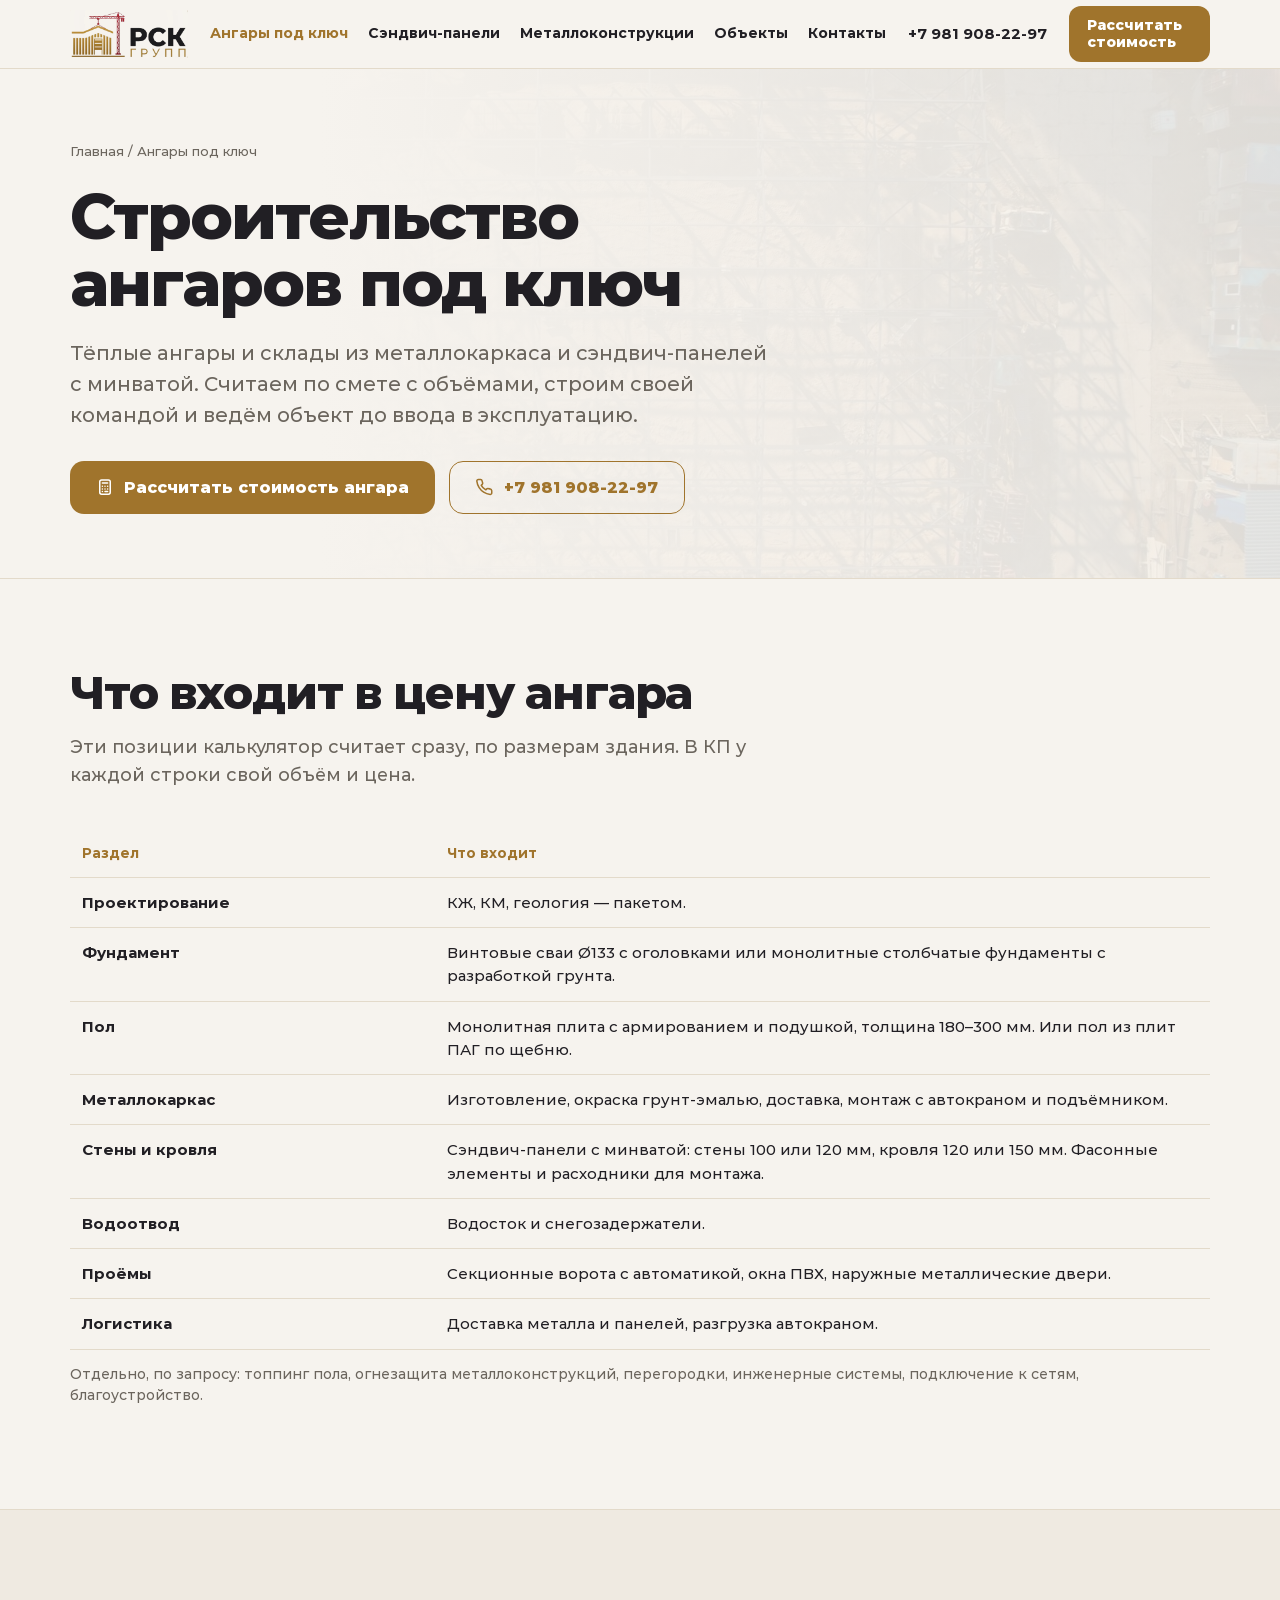
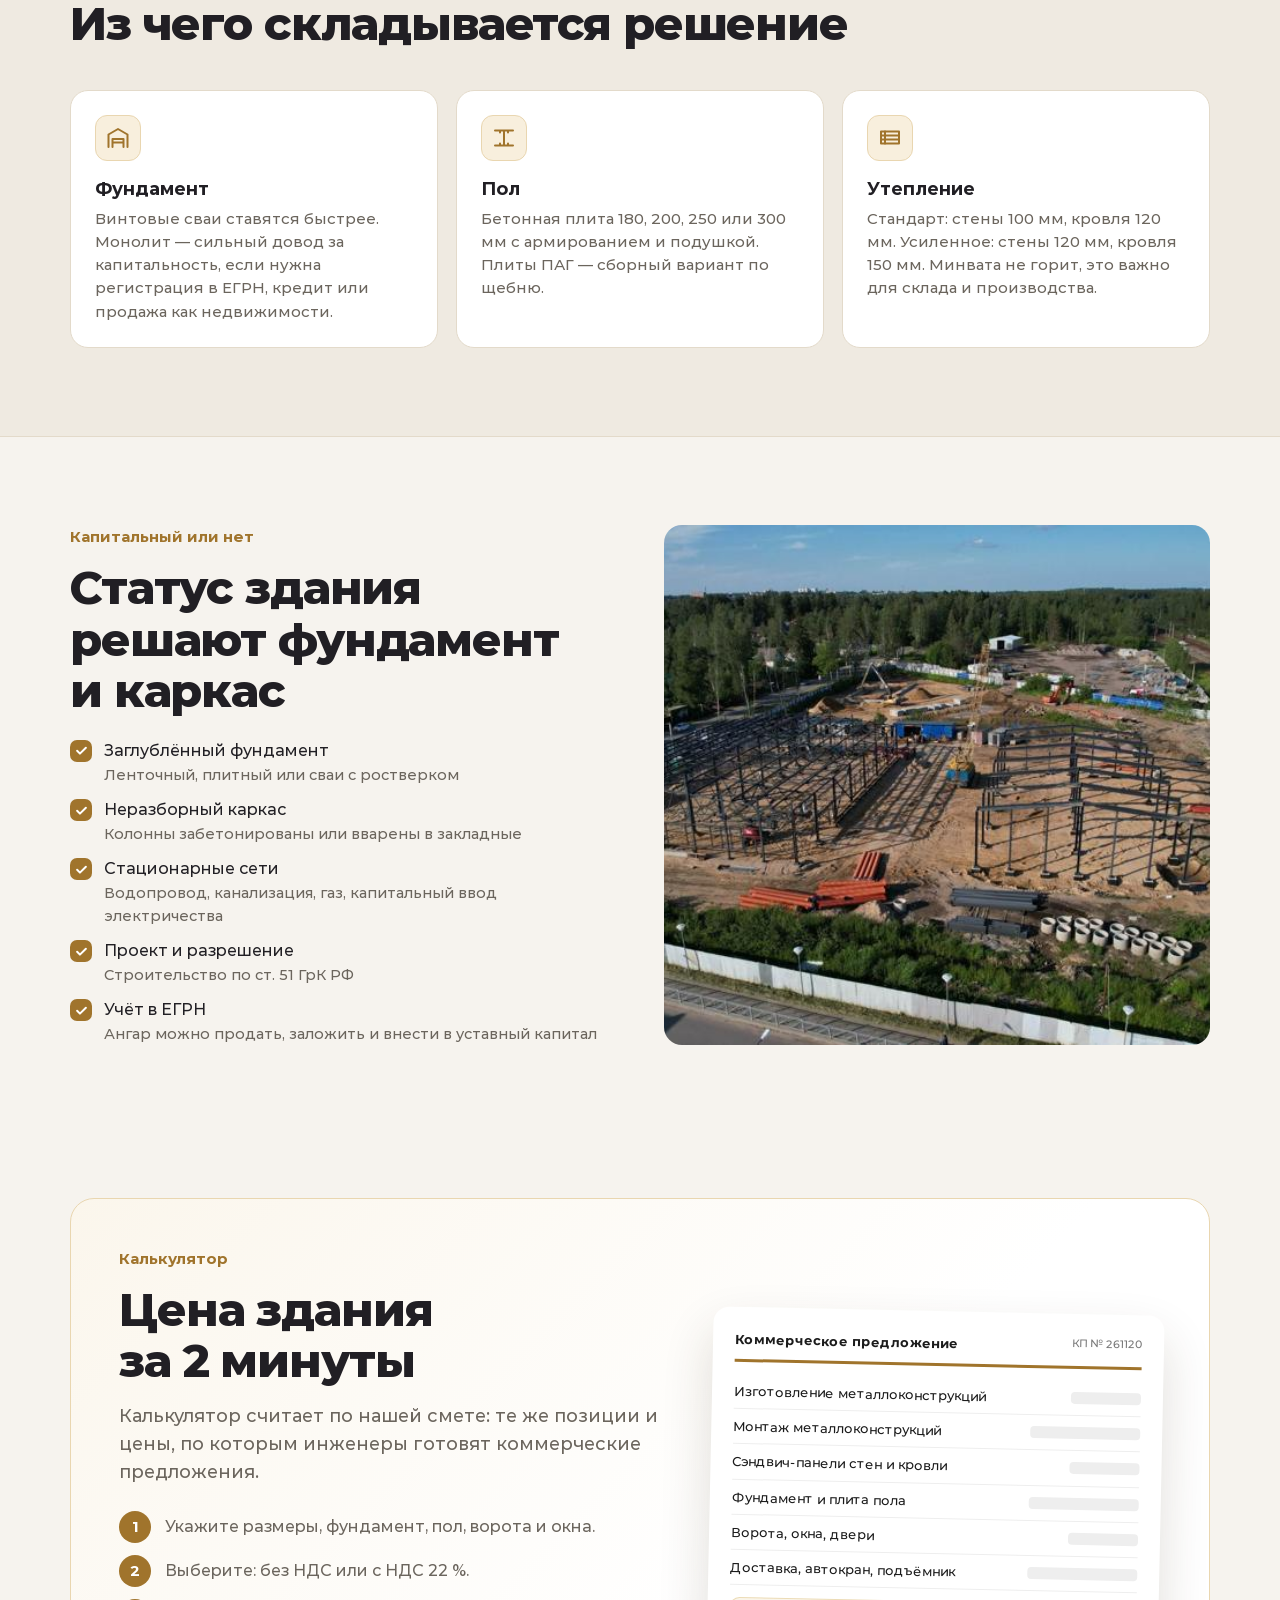
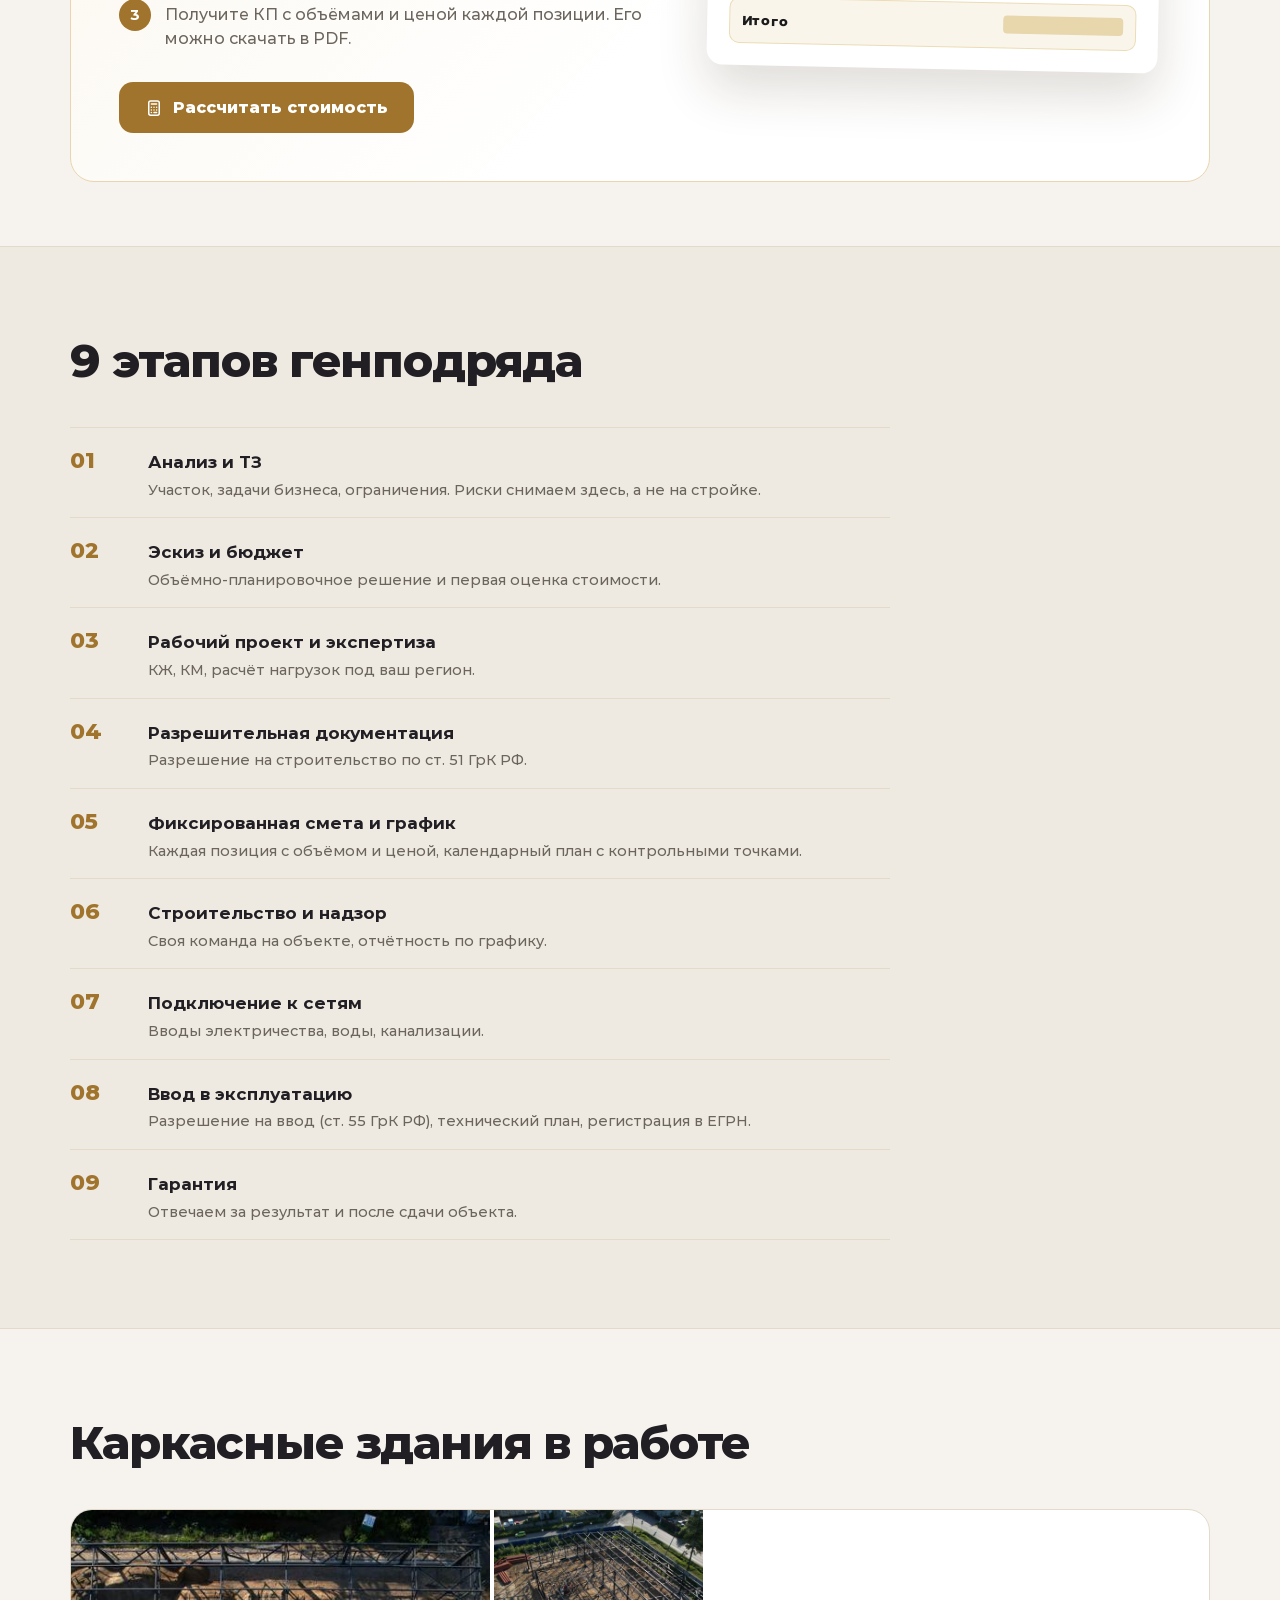
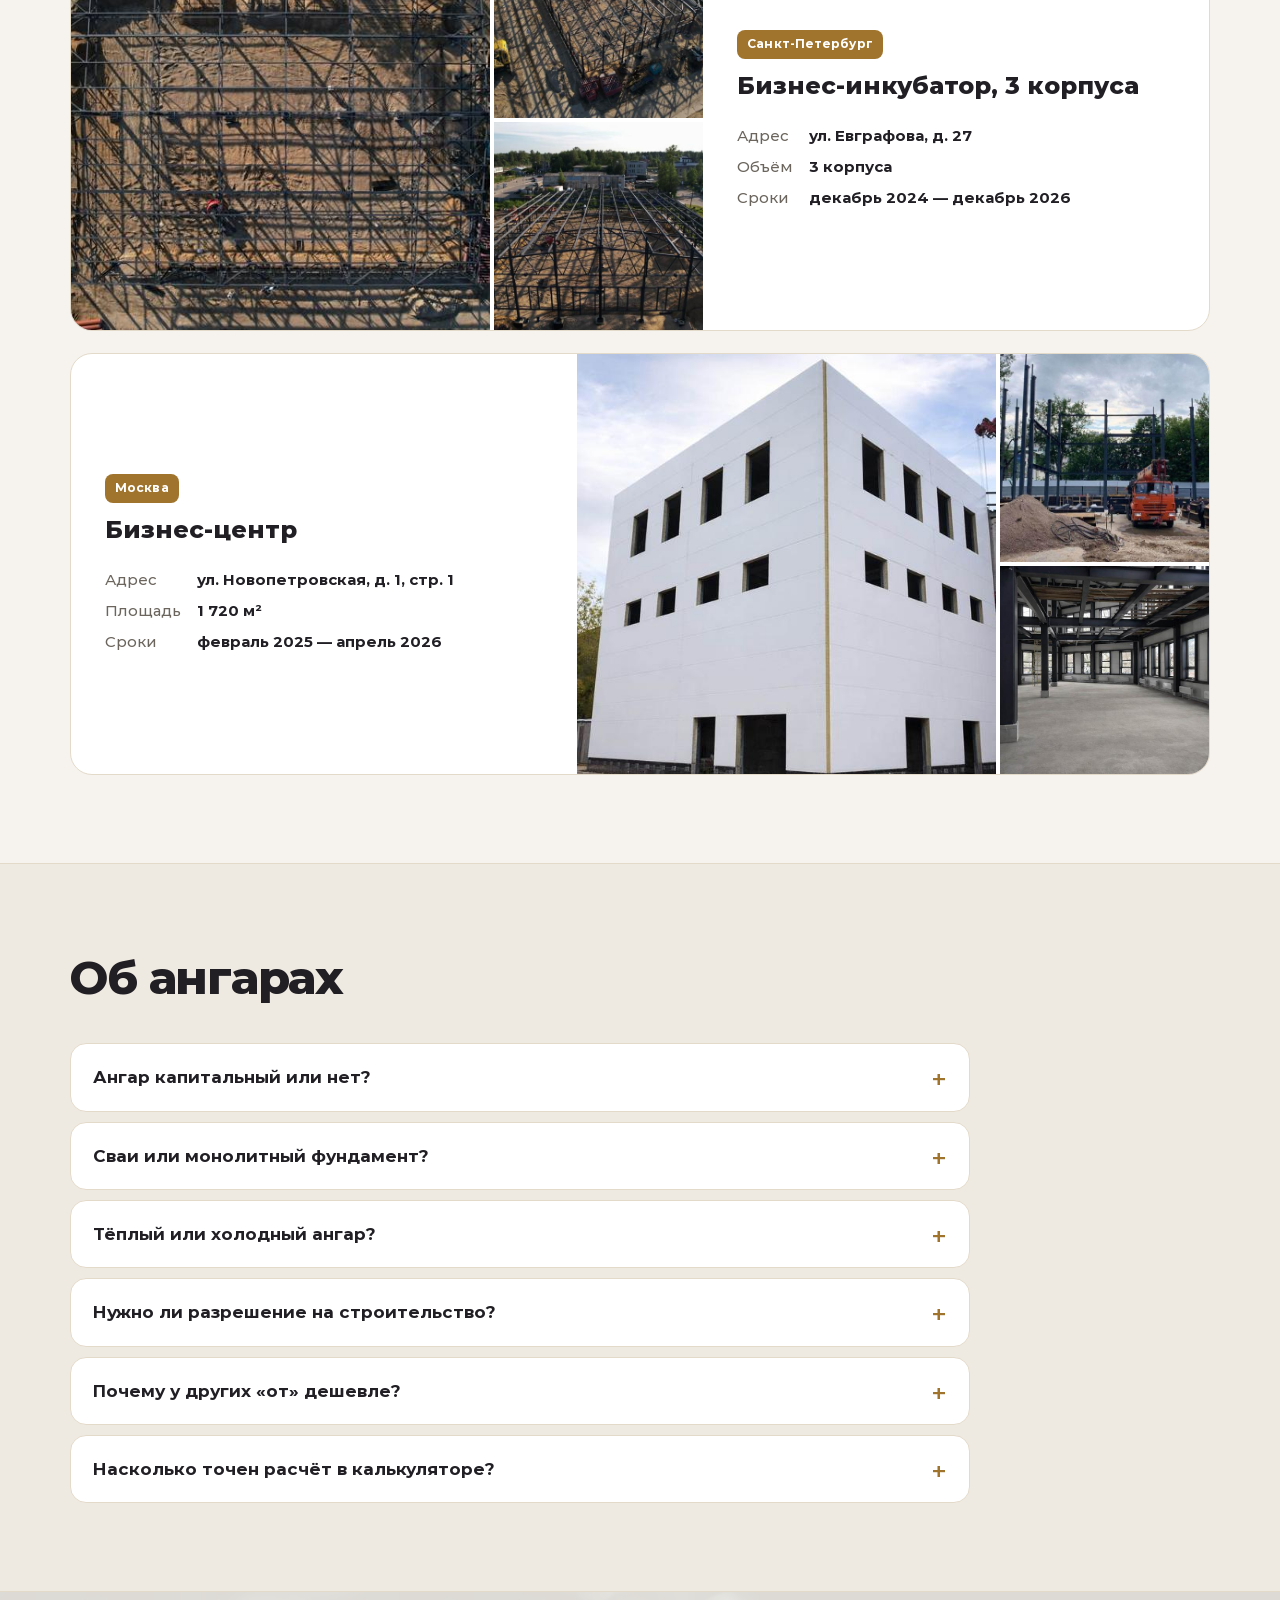
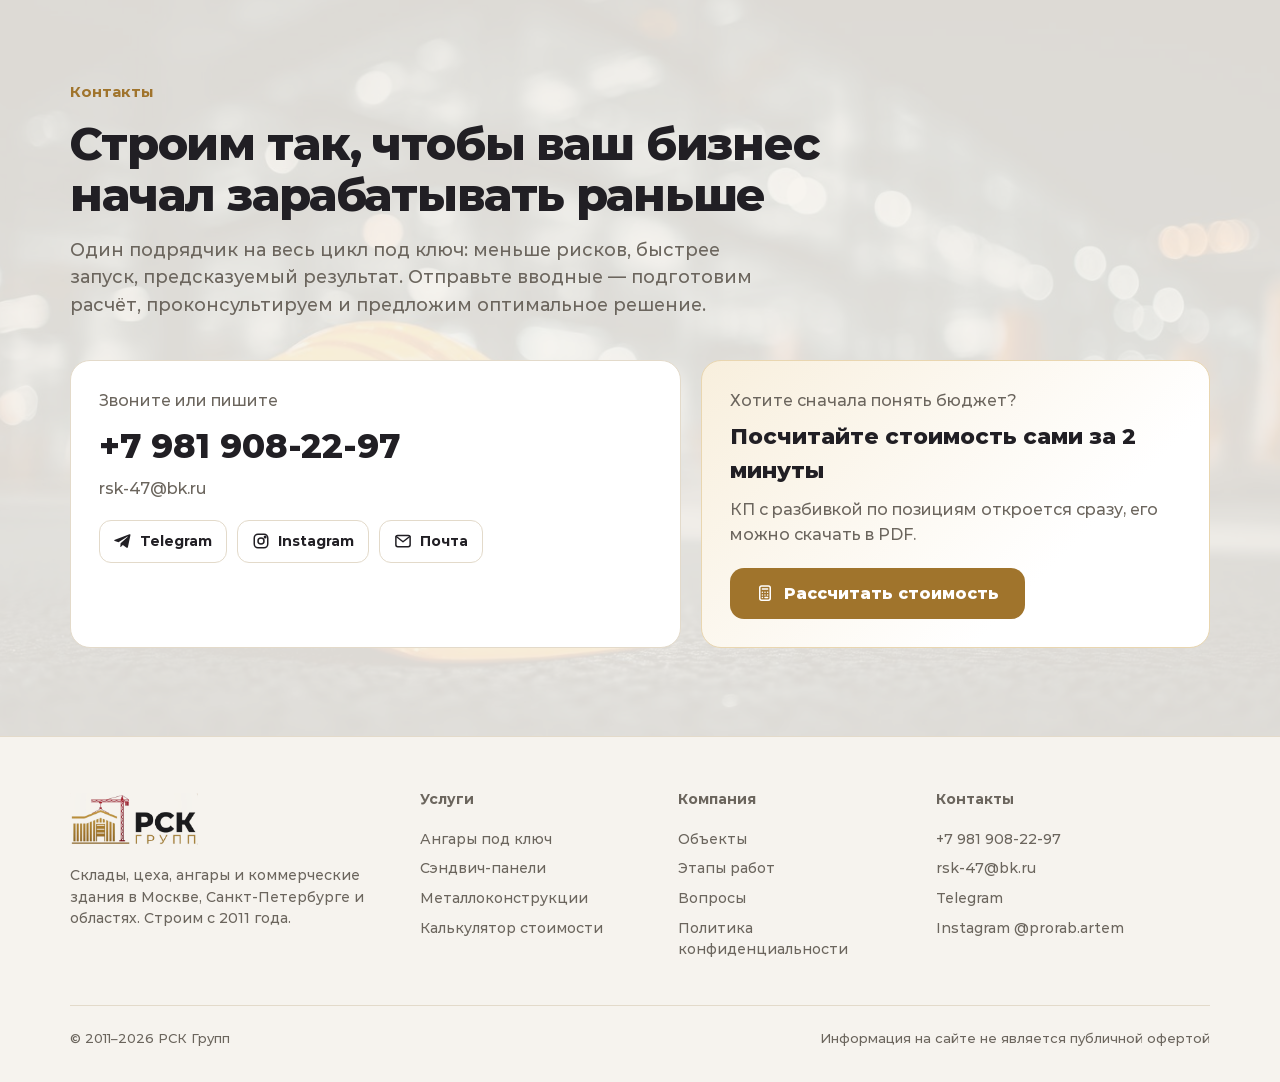
<file: docs/angary/index.html>
<!doctype html>
<html lang="ru">
<head>
<meta charset="utf-8">
<meta name="viewport" content="width=device-width, initial-scale=1">
<title>Строительство ангаров под ключ в Москве и СПб — РСК Групп</title>
<meta name="description" content="Тёплые ангары и склады из металлокаркаса и сэндвич-панелей. Смета с объёмами по каждой позиции, расчёт стоимости онлайн за 2 минуты.">
<link rel="canonical" href="https://adamec1213-sketch.github.io/smm-bot/angary/">
<meta property="og:type" content="website">
<meta property="og:title" content="Строительство ангаров под ключ в Москве и СПб — РСК Групп">
<meta property="og:description" content="Тёплые ангары и склады из металлокаркаса и сэндвич-панелей. Смета с объёмами по каждой позиции, расчёт стоимости онлайн за 2 минуты.">
<meta property="og:image" content="https://adamec1213-sketch.github.io/smm-bot/assets/img/inkub-1.jpg">
<meta property="og:url" content="https://adamec1213-sketch.github.io/smm-bot/angary/">
<meta property="og:locale" content="ru_RU">
<meta name="theme-color" content="#0b0b0c">
<link rel="icon" href="../assets/img/favicon-rsk.png">
<link rel="preload" href="../assets/fonts/Montserrat-800.ttf" as="font" type="font/ttf" crossorigin>
<link rel="stylesheet" href="../assets/site.css">
<script type="application/ld+json">{"@context": "https://schema.org", "@type": "GeneralContractor", "name": "РСК Групп", "url": "https://adamec1213-sketch.github.io/smm-bot/", "logo": "https://adamec1213-sketch.github.io/smm-bot/assets/img/logo-rsk-circle.jpg", "image": "https://adamec1213-sketch.github.io/smm-bot/assets/img/hero.jpg", "telephone": "+79819082297", "email": "rsk-47@bk.ru", "foundingDate": "2011", "areaServed": ["Москва", "Московская область", "Санкт-Петербург", "Ленинградская область"], "sameAs": ["https://instagram.com/prorab.artem", "https://t.me/spbpokoleniya"]}</script>
<script type="application/ld+json">{"@context": "https://schema.org", "@type": "BreadcrumbList", "itemListElement": [{"@type": "ListItem", "position": 1, "name": "Главная", "item": "https://adamec1213-sketch.github.io/smm-bot/"}, {"@type": "ListItem", "position": 2, "name": "Ангары под ключ", "item": "https://adamec1213-sketch.github.io/smm-bot/angary/"}]}</script>
</head>
<body class="has-fab">
<header class="site-head noprint"><div class="in">
  <a class="brand" href="../" aria-label="РСК Групп — на главную"><img class="lockup" src="../assets/img/logo-rsk.png" alt="РСК Групп" width="118" height="48"></a>
  <nav class="nav" aria-label="Основное меню"><a href="../angary/" aria-current="page">Ангары под ключ</a><a href="../sendvich-paneli/">Сэндвич-панели</a><a href="../metallokonstrukcii/">Металлоконструкции</a><a href="../#obekty">Объекты</a><a href="../#kontakty">Контакты</a></nav>
  <a class="head-tel" href="tel:+79819082297">+7 981 908-22-97</a>
  <a class="cta sm cta-head" href="../kp/">Рассчитать стоимость</a>
  <details class="menu"><summary aria-label="Меню"><i></i></summary><div class="drop"><a href="../angary/">Ангары под ключ</a><a href="../sendvich-paneli/">Сэндвич-панели</a><a href="../metallokonstrukcii/">Металлоконструкции</a><a href="../#obekty">Объекты</a><a href="../#kontakty">Контакты</a><a href="tel:+79819082297">+7 981 908-22-97</a><a class="cta" href="../kp/"><svg viewBox="0 0 24 24" fill="none" stroke="currentColor" stroke-width="2" stroke-linecap="round" stroke-linejoin="round"><rect x="5" y="2.5" width="14" height="19" rx="2.5"/><path d="M8.5 6.5h7M8.5 11h.01M12 11h.01M15.5 11h.01M8.5 14.5h.01M12 14.5h.01M15.5 14.5h.01M8.5 18h.01M12 18h3.5"/></svg>Рассчитать стоимость</a></div></details>
</div></header>
<main>

<section class="page-hero">
  <img class="bg" src="../assets/img/inkub-1.jpg" srcset="../assets/img/inkub-1-s.jpg 800w, ../assets/img/inkub-1.jpg 1600w" sizes="100vw" alt="" decoding="async">
  <div class="in">
    <div class="crumbs"><a href="../">Главная</a> / Ангары под ключ</div>
    <h1>Строительство ангаров <em>под ключ</em></h1>
    <p class="lead">Тёплые ангары и склады из металлокаркаса и сэндвич-панелей с минватой. Считаем по смете с объёмами, строим своей командой и ведём объект до ввода в эксплуатацию.</p>
    <div class="acts" style="display:flex;gap:14px;flex-wrap:wrap">
      <a class="cta" href="../kp/"><svg viewBox="0 0 24 24" fill="none" stroke="currentColor" stroke-width="2" stroke-linecap="round" stroke-linejoin="round"><rect x="5" y="2.5" width="14" height="19" rx="2.5"/><path d="M8.5 6.5h7M8.5 11h.01M12 11h.01M15.5 11h.01M8.5 14.5h.01M12 14.5h.01M15.5 14.5h.01M8.5 18h.01M12 18h3.5"/></svg>Рассчитать стоимость ангара</a>
      <a class="cta line" href="tel:+79819082297"><svg viewBox="0 0 24 24" fill="none" stroke="currentColor" stroke-width="2" stroke-linecap="round" stroke-linejoin="round"><path d="M21 16.9v3a2 2 0 0 1-2.2 2 19.8 19.8 0 0 1-8.6-3.1 19.5 19.5 0 0 1-6-6A19.8 19.8 0 0 1 1.1 4.2 2 2 0 0 1 3.1 2h3a2 2 0 0 1 2 1.7c.1.9.4 1.8.7 2.7a2 2 0 0 1-.5 2.1L7 9.8a16 16 0 0 0 6 6l1.3-1.3a2 2 0 0 1 2.1-.4c.9.3 1.8.6 2.7.7a2 2 0 0 1 1.7 2z"/></svg>+7 981 908-22-97</a>
    </div>
  </div>
</section>

<section class="s"><div class="in">
  <div class="head-row"><div><span class="kicker">Состав сметы</span><h2>Что входит <em>в цену ангара</em></h2>
  <p class="sub">Эти позиции калькулятор считает сразу, по размерам здания. В КП у каждой строки свой объём и цена.</p></div></div>
  <div class="scroll"><table class="table"><thead><tr><th>Раздел</th><th>Что входит</th></tr></thead><tbody><tr><td>Проектирование</td><td>КЖ, КМ, геология — пакетом.</td></tr><tr><td>Фундамент</td><td>Винтовые сваи Ø133 с оголовками или монолитные столбчатые фундаменты с разработкой грунта.</td></tr><tr><td>Пол</td><td>Монолитная плита с армированием и подушкой, толщина 180–300 мм. Или пол из плит ПАГ по щебню.</td></tr><tr><td>Металлокаркас</td><td>Изготовление, окраска грунт-эмалью, доставка, монтаж с автокраном и подъёмником.</td></tr><tr><td>Стены и кровля</td><td>Сэндвич-панели с минватой: стены 100 или 120 мм, кровля 120 или 150 мм. Фасонные элементы и расходники для монтажа.</td></tr><tr><td>Водоотвод</td><td>Водосток и снегозадержатели.</td></tr><tr><td>Проёмы</td><td>Секционные ворота с автоматикой, окна ПВХ, наружные металлические двери.</td></tr><tr><td>Логистика</td><td>Доставка металла и панелей, разгрузка автокраном.</td></tr></tbody></table></div>
  <p class="note">Отдельно, по запросу: топпинг пола, огнезащита металлоконструкций, перегородки, инженерные системы, подключение к сетям, благоустройство.</p>
</div></section>

<section class="s alt"><div class="in">
  <div class="head-row"><div><span class="kicker">Варианты</span><h2>Из чего <em>складывается решение</em></h2></div></div>
  <div class="grid3">
    <div class="tile"><div class="ic"><svg viewBox="0 0 24 24" fill="none" stroke="currentColor" stroke-width="2" stroke-linecap="round" stroke-linejoin="round"><path d="M2.5 21V8.5L12 3l9.5 5.5V21"/><path d="M6.5 21v-8h11v8M6.5 16.5h11"/></svg></div><h3>Фундамент</h3><p>Винтовые сваи ставятся быстрее. Монолит — сильный довод за капитальность, если нужна регистрация в ЕГРН, кредит или продажа как недвижимости.</p></div>
    <div class="tile"><div class="ic"><svg viewBox="0 0 24 24" fill="none" stroke="currentColor" stroke-width="2" stroke-linecap="round" stroke-linejoin="round"><path d="M3 4.5h18M3 19.5h18M12 4.5v15M8 4.5v2M16 4.5v2M8 17.5v2M16 17.5v2"/></svg></div><h3>Пол</h3><p>Бетонная плита 180, 200, 250 или 300 мм с армированием и подушкой. Плиты ПАГ — сборный вариант по щебню.</p></div>
    <div class="tile"><div class="ic"><svg viewBox="0 0 24 24" fill="none" stroke="currentColor" stroke-width="2" stroke-linecap="round" stroke-linejoin="round"><path d="M3 5.5h18v4H3zM3 9.5h18v4H3zM3 13.5h18v4H3z"/><path d="M7 5.5v12"/></svg></div><h3>Утепление</h3><p>Стандарт: стены 100 мм, кровля 120 мм. Усиленное: стены 120 мм, кровля 150 мм. Минвата не горит, это важно для склада и производства.</p></div>
  </div>
</div></section>

<section class="s"><div class="in split">
  <div>
    <span class="kicker">Капитальный или нет</span>
    <h2>Статус здания решают <em>фундамент и каркас</em></h2>
    <ul class="checks">
      <li><div>Заглублённый фундамент<span>Ленточный, плитный или сваи с ростверком</span></div></li>
      <li><div>Неразборный каркас<span>Колонны забетонированы или вварены в закладные</span></div></li>
      <li><div>Стационарные сети<span>Водопровод, канализация, газ, капитальный ввод электричества</span></div></li>
      <li><div>Проект и разрешение<span>Строительство по ст. 51 ГрК РФ</span></div></li>
      <li><div>Учёт в ЕГРН<span>Ангар можно продать, заложить и внести в уставный капитал</span></div></li>
    </ul>
  </div>
  <img class="" src="../assets/img/inkub-3.jpg" srcset="../assets/img/inkub-3-s.jpg 800w, ../assets/img/inkub-3.jpg 1600w" sizes="(max-width:900px) 100vw, 50vw" alt="Монтаж металлокаркасов на свайном поле" loading="lazy" decoding="async">
</div></section>


<section class="s tight"><div class="in">
  <div class="promo">
    <div>
      <span class="kicker">Калькулятор</span>
      <h2>Цена здания <em>за 2 минуты</em></h2>
      <p class="sub">Калькулятор считает по нашей смете: те же позиции и цены, по которым инженеры готовят коммерческие предложения.</p>
      <ol>
        <li><b>1</b><span>Укажите размеры, фундамент, пол, ворота и окна.</span></li>
        <li><b>2</b><span>Выберите: без НДС или с НДС 22 %.</span></li>
        <li><b>3</b><span>Получите КП с объёмами и ценой каждой позиции. Его можно скачать в PDF.</span></li>
      </ol>
      <a class="cta" href="../kp/"><svg viewBox="0 0 24 24" fill="none" stroke="currentColor" stroke-width="2" stroke-linecap="round" stroke-linejoin="round"><rect x="5" y="2.5" width="14" height="19" rx="2.5"/><path d="M8.5 6.5h7M8.5 11h.01M12 11h.01M15.5 11h.01M8.5 14.5h.01M12 14.5h.01M15.5 14.5h.01M8.5 18h.01M12 18h3.5"/></svg>Рассчитать стоимость</a>
    </div>
    <div class="kp-mock" aria-hidden="true">
      <div class="h">Коммерческое предложение <small>КП № 261120</small></div>
      <div class="r"><span>Изготовление металлоконструкций</span><i></i></div>
      <div class="r"><span>Монтаж металлоконструкций</span><i class="w"></i></div>
      <div class="r"><span>Сэндвич-панели стен и кровли</span><i></i></div>
      <div class="r"><span>Фундамент и плита пола</span><i class="w"></i></div>
      <div class="r"><span>Ворота, окна, двери</span><i></i></div>
      <div class="r"><span>Доставка, автокран, подъёмник</span><i class="w"></i></div>
      <div class="t"><span>Итого</span><i></i></div>
    </div>
  </div>
</div></section>

<section class="s alt"><div class="in">
  <div class="head-row"><div><span class="kicker">Как работаем</span><h2>9 этапов <em>генподряда</em></h2></div></div>
  <div style="max-width:820px"><ol class="steps"><li><div><b>Анализ и ТЗ</b><span>Участок, задачи бизнеса, ограничения. Риски снимаем здесь, а не на стройке.</span></div></li><li><div><b>Эскиз и бюджет</b><span>Объёмно-планировочное решение и первая оценка стоимости.</span></div></li><li><div><b>Рабочий проект и экспертиза</b><span>КЖ, КМ, расчёт нагрузок под ваш регион.</span></div></li><li><div><b>Разрешительная документация</b><span>Разрешение на строительство по ст. 51 ГрК РФ.</span></div></li><li><div><b>Фиксированная смета и график</b><span>Каждая позиция с объёмом и ценой, календарный план с контрольными точками.</span></div></li><li><div><b>Строительство и надзор</b><span>Своя команда на объекте, отчётность по графику.</span></div></li><li><div><b>Подключение к сетям</b><span>Вводы электричества, воды, канализации.</span></div></li><li><div><b>Ввод в эксплуатацию</b><span>Разрешение на ввод (ст. 55 ГрК РФ), технический план, регистрация в ЕГРН.</span></div></li><li><div><b>Гарантия</b><span>Отвечаем за результат и после сдачи объекта.</span></div></li></ol></div>
</div></section>

<section class="s"><div class="in">
  <div class="head-row"><div><span class="kicker">Объекты</span><h2>Каркасные здания <em>в работе</em></h2></div></div>
  <div class="objs"><article class="obj"><div class="ph"><img class="" src="../assets/img/inkub-1.jpg" srcset="../assets/img/inkub-1-s.jpg 800w, ../assets/img/inkub-1.jpg 1600w" sizes="(max-width:860px) 100vw, 50vw" alt="Металлокаркасы корпусов бизнес-инкубатора, вид с дрона" loading="lazy" decoding="async"><img class="" src="../assets/img/inkub-2.jpg" srcset="../assets/img/inkub-2-s.jpg 800w, ../assets/img/inkub-2.jpg 1600w" sizes="(max-width:860px) 100vw, 50vw" alt="Стройплощадка бизнес-инкубатора" loading="lazy" decoding="async"><img class="" src="../assets/img/inkub-4.jpg" srcset="../assets/img/inkub-4-s.jpg 800w, ../assets/img/inkub-4.jpg 1600w" sizes="(max-width:860px) 100vw, 50vw" alt="Каркас корпуса на свайном поле" loading="lazy" decoding="async"></div><div class="tx"><span class="tag">Санкт-Петербург</span><h3>Бизнес-инкубатор, 3 корпуса</h3><dl><dt>Адрес</dt><dd>ул. Евграфова, д. 27</dd><dt>Объём</dt><dd>3 корпуса</dd><dt>Сроки</dt><dd>декабрь 2024 — декабрь 2026</dd></dl></div></article><article class="obj"><div class="ph"><img class="" src="../assets/img/bc-fasad.jpg" srcset="../assets/img/bc-fasad-s.jpg 800w, ../assets/img/bc-fasad.jpg 1600w" sizes="(max-width:860px) 100vw, 50vw" alt="Фасад бизнес-центра из сэндвич-панелей" loading="lazy" decoding="async"><img class="" src="../assets/img/bc-montazh.jpg" srcset="../assets/img/bc-montazh-s.jpg 800w, ../assets/img/bc-montazh.jpg 1600w" sizes="(max-width:860px) 100vw, 50vw" alt="Монтаж металлокаркаса с автокраном" loading="lazy" decoding="async"><img class="" src="../assets/img/bc-zal.jpg" srcset="../assets/img/bc-zal-s.jpg 800w, ../assets/img/bc-zal.jpg 1600w" sizes="(max-width:860px) 100vw, 50vw" alt="Зал на этапе отделки" loading="lazy" decoding="async"></div><div class="tx"><span class="tag">Москва</span><h3>Бизнес-центр</h3><dl><dt>Адрес</dt><dd>ул. Новопетровская, д. 1, стр. 1</dd><dt>Площадь</dt><dd>1 720 м²</dd><dt>Сроки</dt><dd>февраль 2025 — апрель 2026</dd></dl></div></article></div>
</div></section>

<section class="s alt"><div class="in">
  <div class="head-row"><div><span class="kicker">Вопросы</span><h2>Об ангарах</h2></div></div>
  <div class="faq"><details><summary>Ангар капитальный или нет?</summary><div class="a"><p>Суд и Росреестр смотрят не на материал стен, а на признаки капитального здания:</p><ul><li>заглублённый фундамент: ленточный, плитный или сваи с ростверком;</li><li>неразборный каркас: колонны забетонированы или вварены в закладные;</li><li>стационарные сети: водопровод, канализация, газ, капитальный ввод электричества;</li><li>проект и разрешение на строительство (ст. 51 ГрК РФ);</li><li>учёт в ЕГРН и право собственности.</li></ul><p>Сэндвич-панели сами по себе статус не решают, главное — фундамент и каркас. Капитальный ангар можно продать, заложить и внести в уставный капитал.</p></div></details><details><summary>Сваи или монолитный фундамент?</summary><div class="a"><p>Решают три вещи: геология участка, нагрузки и статус здания. Фундамент без геологии — выбор «на глаз»: изыскания покажут тип грунта, его несущую способность и грунтовые воды.</p><p>Монолитный ростверк или лента под колонны с бетонной плитой пола — сильный довод за капитальность. Ангар на винтовых сваях суды признают по-разному. Если нужна регистрация в ЕГРН, кредит или продажа как недвижимости, обсуждаем фундамент до проекта.</p></div></details><details><summary>Тёплый или холодный ангар?</summary><div class="a"><p>Тип выбирают по тому, что и кто будет внутри зимой. Если там работают люди или хранится товар, которому нужен плюс, — тёплый: металлокаркас и сэндвич-панели с минватой. Минвата не горит, это важно для склада и производства.</p><p>Холодный (каркас и профлист без утепления) подходит для хранения техники или стройматериалов, где мороз не страшен.</p></div></details><details><summary>Нужно ли разрешение на строительство?</summary><div class="a"><p>Для капитального здания — да. Путь такой:</p><ul><li>проверить вид разрешённого использования участка;</li><li>инженерные изыскания (геология, геодезия) и проект, в ряде случаев — экспертиза;</li><li>разрешение на строительство в администрации (ст. 51 ГрК РФ), стройка начинается только после него;</li><li>разрешение на ввод (ст. 55 ГрК РФ) и технический план;</li><li>кадастровый учёт и регистрация права в ЕГРН.</li></ul><p>Капитальный ангар без разрешения — самовольная постройка (ст. 222 ГК РФ). Ведём объект по всем шагам.</p></div></details><details><summary>Почему у других «от» дешевле?</summary><div class="a"><p>Низкую цену в рекламе обычно считают за минимальную комплектацию: только металлокаркас без стен и кровли, без монтажа и доставки, на минимальную высоту и пролёт. Мы проверяли сайты подрядчиков Москвы и Петербурга: так написано мелким шрифтом.</p><p>Фундамент и пол в смете на ангар часто самая крупная статья, а в цену «от» они почти никогда не входят. Пришлите смету другого подрядчика — покажем, что в неё не вошло.</p></div></details><details><summary>Насколько точен расчёт в калькуляторе?</summary><div class="a"><p>Калькулятор считает по той же смете, по которой инженеры готовят КП: металл, панели, фундамент, пол, техника, доставка. Это предварительный расчёт по введённым параметрам. Окончательную цену фиксируем в договоре после уточнения ТЗ, геологии и участка.</p></div></details></div>
</div></section>

<section class="s final" id="kontakty">
  <img class="bgimg" src="../assets/img/kaska.jpg" srcset="../assets/img/kaska-s.jpg 800w, ../assets/img/kaska.jpg 1600w" sizes="100vw" alt="" loading="lazy" decoding="async">
  <div class="in">
    <span class="kicker">Контакты</span>
    <h2>Строим так, чтобы ваш бизнес <em>начал зарабатывать раньше</em></h2>
    <p class="sub">Один подрядчик на весь цикл под ключ: меньше рисков, быстрее запуск, предсказуемый результат. Отправьте вводные — подготовим расчёт, проконсультируем и предложим оптимальное решение.</p>
    <div class="contacts">
      <div class="cbox">
        <p>Звоните или пишите</p>
        <a class="big" href="tel:+79819082297">+7 981 908-22-97</a>
        <p><a href="mailto:rsk-47@bk.ru" style="text-decoration:none">rsk-47@bk.ru</a></p>
        <div class="links">
          <a class="chip" href="https://t.me/spbpokoleniya" target="_blank" rel="noopener"><svg viewBox="0 0 24 24" fill="currentColor"><path d="M21.9 4.3 18.6 20c-.2 1.1-.9 1.4-1.8.9l-5-3.7-2.4 2.3c-.3.3-.5.5-1 .5l.4-5.1 9.3-8.4c.4-.4-.1-.6-.6-.2L6 13.5l-4.9-1.5c-1.1-.3-1.1-1.1.2-1.6L20.5 3c.9-.3 1.7.2 1.4 1.3z"/></svg>Telegram</a>
          <a class="chip" href="https://instagram.com/prorab.artem" target="_blank" rel="noopener"><svg viewBox="0 0 24 24" fill="none" stroke="currentColor" stroke-width="2"><rect x="3" y="3" width="18" height="18" rx="5"/><circle cx="12" cy="12" r="4"/><circle cx="17.5" cy="6.5" r="1" fill="currentColor"/></svg>Instagram</a>
          <a class="chip" href="mailto:rsk-47@bk.ru"><svg viewBox="0 0 24 24" fill="none" stroke="currentColor" stroke-width="2" stroke-linecap="round" stroke-linejoin="round"><rect x="2.5" y="4.5" width="19" height="15" rx="2.5"/><path d="m3 6 9 7 9-7"/></svg>Почта</a>
        </div>
      </div>
      <div class="cbox" style="background:linear-gradient(135deg,#F8EFDD,#FFFFFF 70%);border-color:#E9D6B0">
        <p>Хотите сначала понять бюджет?</p>
        <div style="font-size:22px;font-weight:800;margin:6px 0 10px">Посчитайте стоимость сами за 2 минуты</div>
        <p style="margin-bottom:20px">КП с разбивкой по позициям откроется сразу, его можно скачать в PDF.</p>
        <a class="cta" href="../kp/"><svg viewBox="0 0 24 24" fill="none" stroke="currentColor" stroke-width="2" stroke-linecap="round" stroke-linejoin="round"><rect x="5" y="2.5" width="14" height="19" rx="2.5"/><path d="M8.5 6.5h7M8.5 11h.01M12 11h.01M15.5 11h.01M8.5 14.5h.01M12 14.5h.01M15.5 14.5h.01M8.5 18h.01M12 18h3.5"/></svg>Рассчитать стоимость</a>
      </div>
    </div>
  </div>
</section>
</main>
<footer class="site-foot noprint"><div class="in">
  <div class="cols">
    <div><a class="brand" href="../" aria-label="РСК Групп — на главную"><img class="lockup" src="../assets/img/logo-rsk.png" alt="РСК Групп" width="128" height="52"></a>
      <p style="margin-top:16px">Склады, цеха, ангары и коммерческие здания в Москве, Санкт-Петербурге и областях. Строим с 2011 года.</p></div>
    <div><h4>Услуги</h4><a href="../angary/">Ангары под ключ</a><a href="../sendvich-paneli/">Сэндвич-панели</a><a href="../metallokonstrukcii/">Металлоконструкции</a><a href="../kp/">Калькулятор стоимости</a></div>
    <div><h4>Компания</h4><a href="../#obekty">Объекты</a><a href="../#etapy">Этапы работ</a><a href="../#voprosy">Вопросы</a><a href="../politika/">Политика конфиденциальности</a></div>
    <div><h4>Контакты</h4><a href="tel:+79819082297">+7 981 908-22-97</a><a href="mailto:rsk-47@bk.ru">rsk-47@bk.ru</a><a href="https://t.me/spbpokoleniya" target="_blank" rel="noopener">Telegram</a><a href="https://instagram.com/prorab.artem" target="_blank" rel="noopener">Instagram @prorab.artem</a></div>
  </div>
  <div class="bottom"><span>© 2011–2026 РСК Групп</span><span>Информация на сайте не является публичной офертой</span></div>
</div></footer>
<div class="fab"><a class="cta" href="../kp/"><svg viewBox="0 0 24 24" fill="none" stroke="currentColor" stroke-width="2" stroke-linecap="round" stroke-linejoin="round"><rect x="5" y="2.5" width="14" height="19" rx="2.5"/><path d="M8.5 6.5h7M8.5 11h.01M12 11h.01M15.5 11h.01M8.5 14.5h.01M12 14.5h.01M15.5 14.5h.01M8.5 18h.01M12 18h3.5"/></svg>Рассчитать стоимость</a><a class="cta tel" href="tel:+79819082297" aria-label="Позвонить"><svg viewBox="0 0 24 24" fill="none" stroke="currentColor" stroke-width="2" stroke-linecap="round" stroke-linejoin="round"><path d="M21 16.9v3a2 2 0 0 1-2.2 2 19.8 19.8 0 0 1-8.6-3.1 19.5 19.5 0 0 1-6-6A19.8 19.8 0 0 1 1.1 4.2 2 2 0 0 1 3.1 2h3a2 2 0 0 1 2 1.7c.1.9.4 1.8.7 2.7a2 2 0 0 1-.5 2.1L7 9.8a16 16 0 0 0 6 6l1.3-1.3a2 2 0 0 1 2.1-.4c.9.3 1.8.6 2.7.7a2 2 0 0 1 1.7 2z"/></svg></a></div>

</body>
</html>
</file>
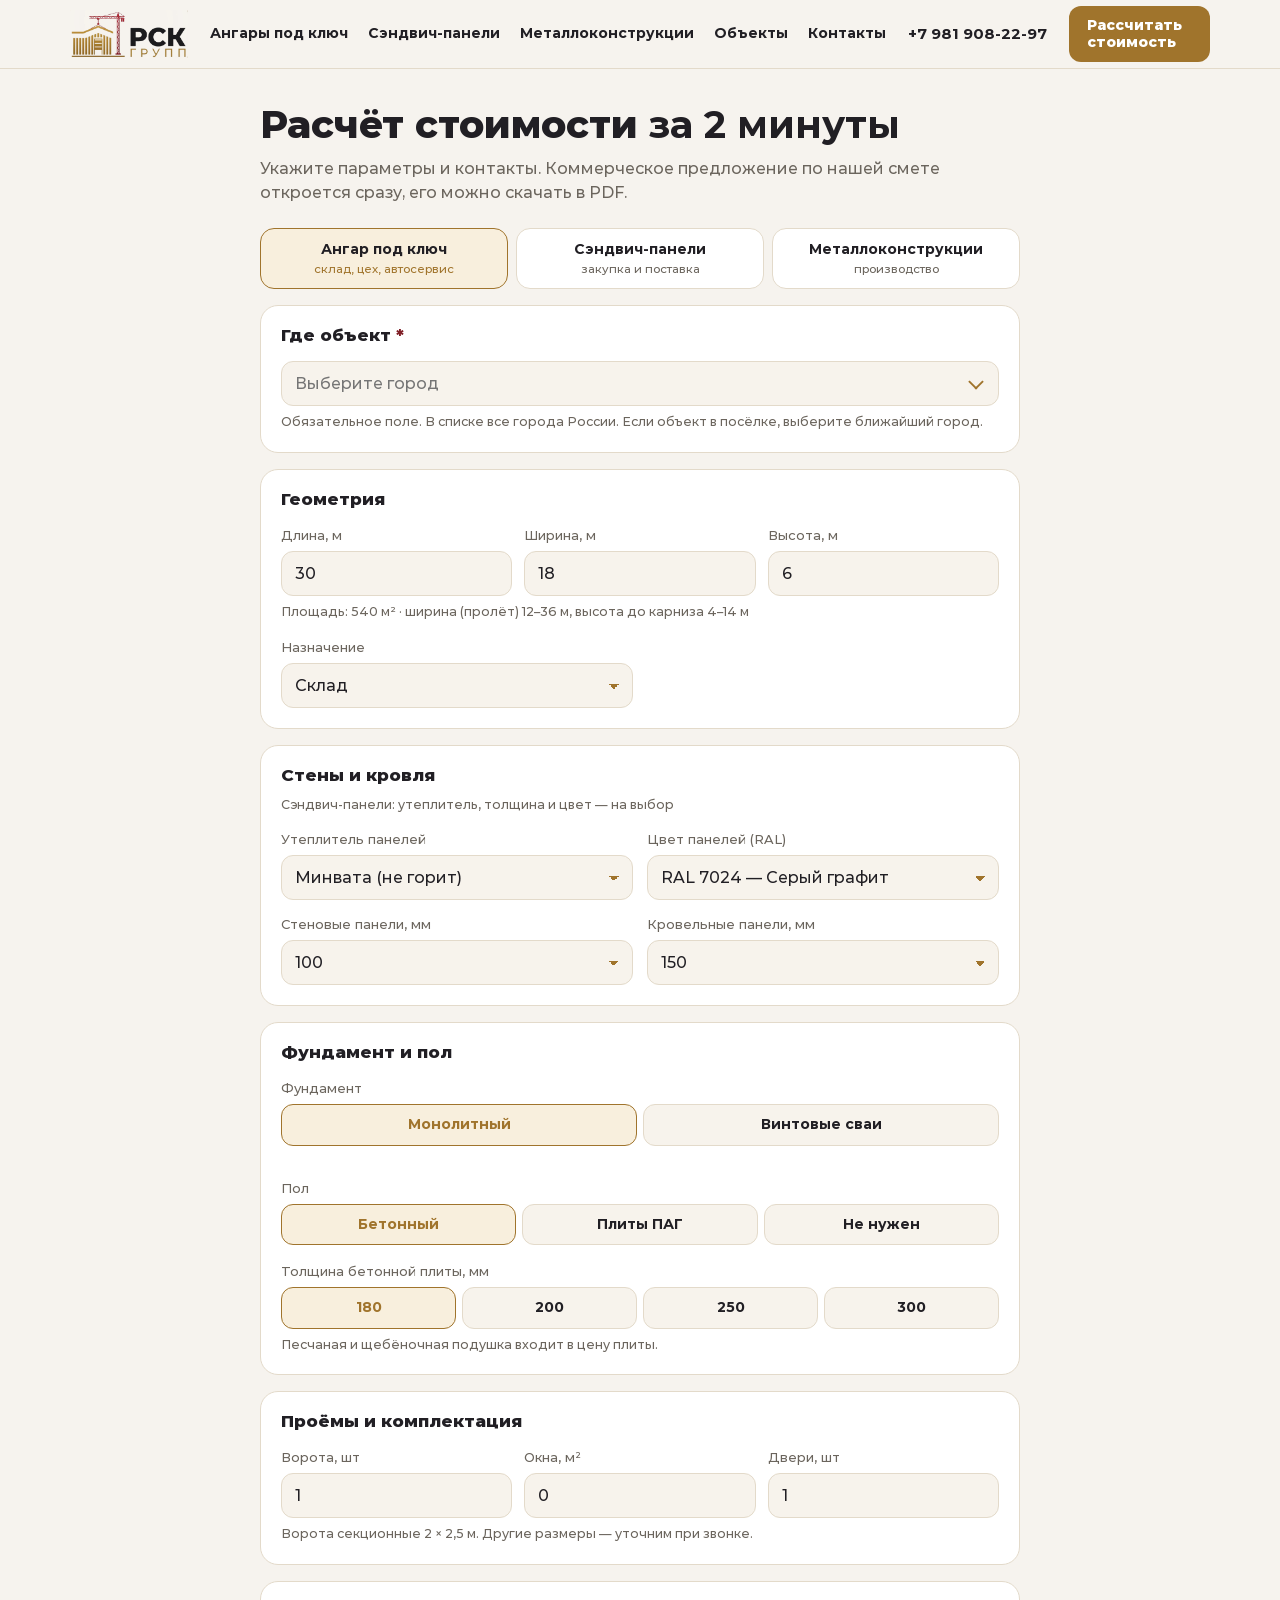
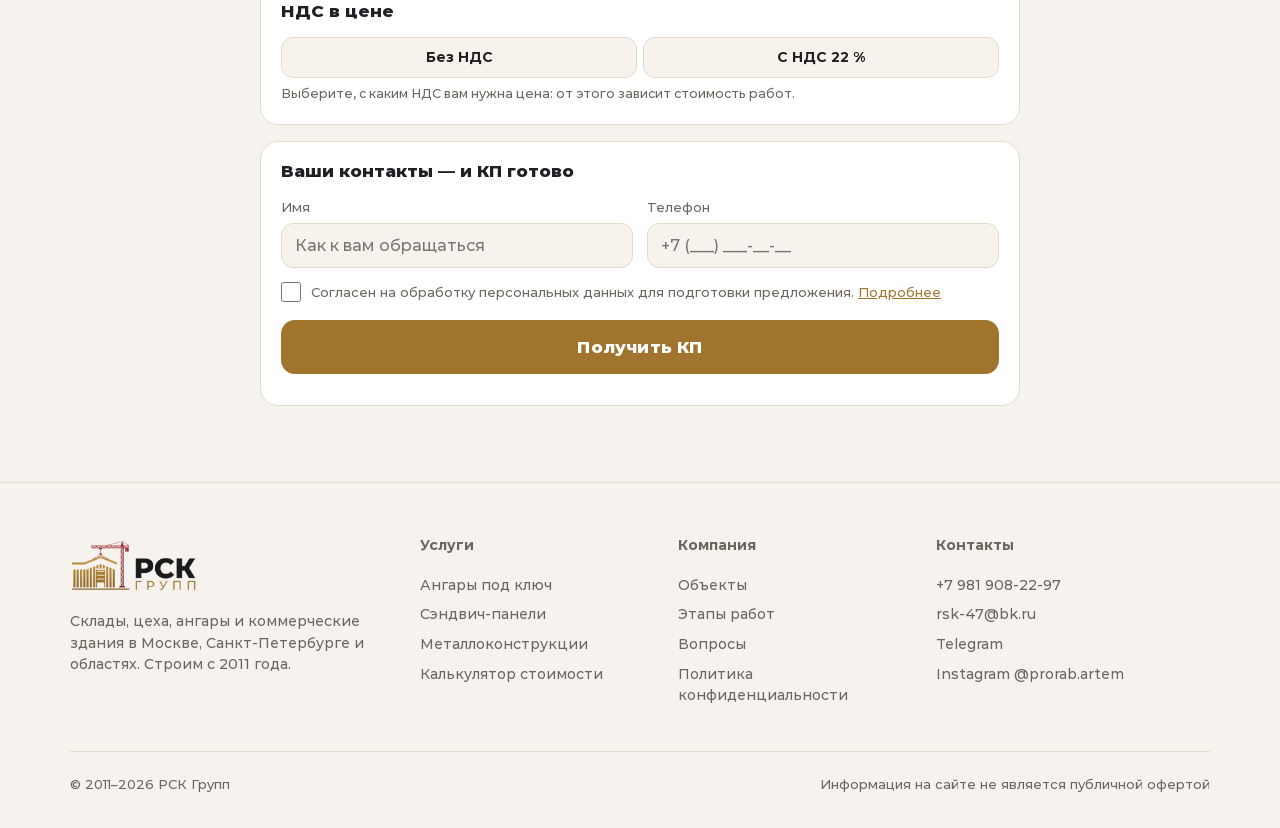
<file: docs/kp/index.html>
<!doctype html>
<html lang="ru">
<head>
<meta charset="utf-8">
<meta name="viewport" content="width=device-width, initial-scale=1">
<title>Калькулятор стоимости ангара — КП за 2 минуты | РСК Групп</title>
<meta name="description" content="Рассчитайте стоимость ангара, сэндвич-панелей или металлоконструкций и сразу получите коммерческое предложение с разбивкой по позициям.">
<link rel="canonical" href="https://adamec1213-sketch.github.io/smm-bot/kp/">
<meta property="og:type" content="website">
<meta property="og:title" content="Калькулятор стоимости ангара — КП за 2 минуты | РСК Групп">
<meta property="og:description" content="Рассчитайте стоимость ангара, сэндвич-панелей или металлоконструкций и сразу получите коммерческое предложение с разбивкой по позициям.">
<meta property="og:image" content="https://adamec1213-sketch.github.io/smm-bot/assets/img/hero.jpg">
<meta property="og:url" content="https://adamec1213-sketch.github.io/smm-bot/kp/">
<meta property="og:locale" content="ru_RU">
<meta name="theme-color" content="#0b0b0c">
<link rel="icon" href="../assets/img/favicon-rsk.png">
<link rel="preload" href="../assets/fonts/Montserrat-800.ttf" as="font" type="font/ttf" crossorigin>
<link rel="stylesheet" href="../assets/site.css">
<style>
:root{
  --bg:#0b0b0c; --card:#141416; --card2:#1b1b1e; --line:#2c2a26;
  --gold:#D9B05E; --gold2:#b8924a; --txt:#f2efe8; --mut:#9c978d; --err:#ff7b6b;
}
.calc h1{font-size:clamp(26px,5.4vw,38px);line-height:1.15;margin:6px 0 10px;font-weight:800}
.calc h1 b{color:var(--gold)}
.lead{color:var(--mut);margin:0 0 22px}
.tabs{display:grid;grid-template-columns:repeat(3,1fr);gap:8px;margin-bottom:16px}
.tab{background:var(--card);border:1.5px solid var(--line);color:var(--txt);border-radius:14px;padding:12px 8px;font:600 14px Montserrat,sans-serif;cursor:pointer;text-align:center;line-height:1.25}
.tab small{display:block;color:var(--mut);font-weight:500;font-size:11.5px;margin-top:3px}
.tab.on{border-color:var(--gold);background:#1d1912}
.tab.on small{color:var(--gold)}
.card{background:var(--card);border:1px solid var(--line);border-radius:18px;padding:20px;margin-bottom:16px}
.card h2{font-size:15px;text-transform:uppercase;letter-spacing:1.2px;color:var(--gold);margin:0 0 16px;font-weight:700}
.grid{display:grid;grid-template-columns:1fr 1fr;gap:14px}
.grid3{display:grid;grid-template-columns:1fr 1fr 1fr;gap:12px}
@media(max-width:560px){.grid{grid-template-columns:1fr}.grid3{grid-template-columns:1fr 1fr 1fr;gap:8px}.tab{font-size:13px;padding:10px 4px}}
label.f{display:block;font-size:13px;color:var(--mut);margin-bottom:6px;font-weight:500}
input[type=text],input[type=tel],input[type=number],select{width:100%;background:var(--card2);border:1.5px solid var(--line);color:var(--txt);border-radius:12px;padding:12px 13px;font:500 16px Montserrat,sans-serif;outline:none;-webkit-appearance:none;appearance:none}
select{background-image:linear-gradient(45deg,transparent 50%,var(--gold) 50%),linear-gradient(135deg,var(--gold) 50%,transparent 50%);background-position:calc(100% - 18px) 52%,calc(100% - 13px) 52%;background-size:5px 5px;background-repeat:no-repeat;padding-right:34px}
input:focus,select:focus{border-color:var(--gold)}
input.bad{border-color:var(--err)}
.seg{display:flex;gap:6px;flex-wrap:wrap}
.seg label{flex:1 1 0;min-width:0}
.seg input{display:none}
.seg span{display:block;text-align:center;padding:11px 6px;border-radius:12px;background:var(--card2);border:1.5px solid var(--line);font-size:14px;font-weight:600;cursor:pointer;line-height:1.25;overflow-wrap:anywhere}
.seg input:checked+span{border-color:var(--gold);color:var(--gold);background:#1d1912}
.hint{font-size:12.5px;color:var(--mut);margin-top:6px}
.live{display:flex;justify-content:space-between;align-items:baseline;gap:10px;background:#1d1912;border:1px solid #4a3d24;border-radius:14px;padding:14px 16px;margin-top:16px}
.live .l{color:var(--mut);font-size:13px}
.live .v{color:var(--gold);font-weight:800;font-size:22px;white-space:nowrap}
.check{display:flex;gap:10px;align-items:flex-start;font-size:13px;color:var(--mut);margin-top:14px;cursor:pointer}
.check input{width:20px;height:20px;accent-color:var(--gold);flex:none;margin:0}
.check a{color:var(--gold)}
.btn{display:block;width:100%;border:0;border-radius:14px;padding:17px;font:800 17px Montserrat,sans-serif;cursor:pointer;background:var(--gold);color:#16120a;margin-top:18px;letter-spacing:.2px}
.btn:active{transform:translateY(1px)}
.btn.ghost{background:transparent;color:var(--gold);border:1.5px solid var(--gold);font-size:15px;padding:14px}
.err{color:var(--err);font-size:13px;margin-top:10px;min-height:1px}
.seg.bad span{border-color:var(--err)}
.hp{position:absolute;left:-5000px;opacity:0}
.policy{font-size:12.5px;color:var(--mut);background:var(--card2);border-radius:12px;padding:12px;margin-top:10px}
.hidden{display:none!important}

/* ---------- КП (документ) ---------- */
#result .actions{display:grid;grid-template-columns:1fr 1fr;gap:10px;margin:16px 0}
#result .actions .btn{margin:0}
.ok{background:#14201a;border:1px solid #2d5a3f;color:#bfe8cf;border-radius:14px;padding:14px 16px;font-size:14px;margin-bottom:16px}
.doc{background:#fff;color:#1b1b1b;border-radius:16px;padding:26px 24px;font-size:13.5px}
.doc .top{display:flex;justify-content:space-between;gap:12px;align-items:flex-start;border-bottom:3px solid var(--gold);padding-bottom:14px;margin-bottom:16px}
.doc .top img{width:52px;height:52px;border-radius:10px;object-fit:cover}
.doc .co{display:flex;gap:12px;align-items:center}
.doc .co b{font-size:16px}
.doc .co div div{font-size:12px;color:#666}
.doc .num{text-align:right;font-size:12px;color:#666}
.doc .num b{display:block;color:#1b1b1b;font-size:13px}
.doc h3{font-size:20px;margin:0 0 4px}
.doc .sub{color:#666;margin-bottom:14px}
.doc table{width:100%;border-collapse:collapse;margin:10px 0}
.doc th{text-align:left;font-size:11px;text-transform:uppercase;letter-spacing:.6px;color:#8a7240;border-bottom:1.5px solid #e4d6b5;padding:6px 4px}
.doc td{border-bottom:1px solid #eee;padding:8px 4px;vertical-align:top}
.doc td.n,.doc th.n{text-align:right;white-space:nowrap}
.doc .params td{border:0;padding:3px 4px}
.doc .params td:first-child{color:#777;width:46%}
.doc .total{display:flex;justify-content:space-between;align-items:baseline;gap:10px;background:#faf5ea;border:1px solid #ecdcb6;border-radius:12px;padding:14px 16px;margin:14px 0}
.doc .total b{font-size:22px;white-space:nowrap}
.doc .total span{color:#666}
.doc .small{font-size:12px;color:#666}
.doc ul{margin:6px 0 10px;padding-left:18px}
.doc .foot{border-top:1px solid #eee;margin-top:16px;padding-top:12px;font-size:12px;color:#555}
@media(max-width:560px){.doc{padding:18px 14px;font-size:12.5px}.doc .hide-m{display:none}}

@media print{
  body{background:#fff}
  .calc{padding:0;max-width:none}
  .noprint,#form,.ok,#result .actions{display:none!important}
}
.load{display:flex;gap:12px;align-items:center;justify-content:center;color:var(--mut);font-size:14px;margin-top:14px}
.load i{width:18px;height:18px;border:2.5px solid var(--line);border-top-color:var(--gold);border-radius:50%;animation:sp .8s linear infinite}
@keyframes sp{to{transform:rotate(360deg)}}
.btn[disabled]{opacity:.55;cursor:wait}
.fail{background:#2a1714;border:1px solid #6b3127;color:#ffd2c9;border-radius:14px;padding:14px 16px;font-size:14px;margin-top:14px}
.fail a{color:var(--gold)}

.more summary{list-style:none;cursor:pointer;position:relative;padding-right:30px}
.more summary::-webkit-details-marker{display:none}
.more summary:after{content:"+";position:absolute;right:0;top:-4px;font-size:26px;color:var(--gold)}
.more[open] summary:after{content:"−"}
.more h2 small{font-size:12px;color:var(--mut);text-transform:none;letter-spacing:0;font-weight:500;margin-left:8px}
.sub3{font-size:14px;margin:18px 0 12px;color:var(--txt)}
.more .grid{row-gap:16px}
.calc:has(#result:not(.hidden)){max-width:1240px!important}

.swatches{display:flex;flex-wrap:wrap;gap:8px}
.swatches label{cursor:pointer}
.swatches input{display:none}
.swatches i{display:block;width:38px;height:38px;border-radius:10px;border:2px solid var(--line)}
.swatches input:checked+i{border-color:var(--gold);box-shadow:0 0 0 2px var(--gold)}

/* Тема «РСК Групп»: светлая */
:root{--bg:#F6F3EE; --card:#FFFFFF; --card2:#F7F3EC; --line:#E3DACA; --gold:#A0742C; --gold2:#8A6324; --txt:#211F24; --mut:#6B655D; --err:#B3261E}
.tab.on,.seg input:checked+span{background:#F8EFDD}
.live{background:#F8EFDD;border-color:#E9D6B0}
.btn{color:#fff}
.ok{background:#EEF7F1;border-color:#B9DCC6;color:#1E5A36}
.fail{background:#FBEDEA;border-color:#EDC2B9;color:#7A2418}
.card h2{text-transform:none;letter-spacing:0;font-size:17px;color:var(--txt);font-weight:800}
.calc h1 b{color:inherit}

/* панели: стеновые + кровельные в одном КП */
.pblock{border:1.5px solid var(--line);border-radius:14px;padding:14px 16px;margin-top:12px;background:var(--card2)}
.pblock:has(.ptog input:checked){border-color:var(--gold);background:#FFFDF8}
.ptog{display:flex;align-items:center;gap:10px;cursor:pointer;font-weight:800;font-size:16px}
.ptog input{width:20px;height:20px;accent-color:var(--gold)}
.pbody{margin-top:14px}
.pblock:not(:has(.ptog input:checked)) .pbody{display:none}

/* Город объекта: подсказки */
.cityac{position:relative}
.aclist{position:absolute;z-index:20;left:0;right:0;top:calc(100% + 4px);margin:0;padding:4px;list-style:none;background:var(--card,#fff);border:1.5px solid var(--line);border-radius:12px;box-shadow:0 10px 28px rgba(33,31,36,.14);max-height:320px;overflow:auto}
.aclist li{display:flex;justify-content:space-between;align-items:baseline;gap:10px;padding:10px 11px;border-radius:9px;cursor:pointer;font-size:15px;font-weight:600}
.aclist li small{font-size:12px;font-weight:500;color:var(--mut);text-align:right}
.aclist li:hover,.aclist li.on{background:var(--card2)}

input.ro{opacity:.75;background:transparent}

.req{color:#802028;font-weight:800}
.cityac input{padding-right:44px}
.accaret{position:absolute;right:4px;top:4px;bottom:4px;width:38px;border:0;background:transparent;cursor:pointer;border-radius:10px}
.accaret::after{content:"";position:absolute;left:50%;top:50%;width:9px;height:9px;border-right:2px solid var(--gold,#A0742C);border-bottom:2px solid var(--gold,#A0742C);transform:translate(-50%,-70%) rotate(45deg)}
.accaret:hover{background:var(--card2)}

/* ===== КП-презентация 16:9 (размеры в cqw: calc(1*var(--u)) = 1% ширины слайда) ===== */
.deck{--u:1cqw;display:grid;gap:18px;--g:#C99A4B;--gd:#A0742C;--ink:#17150f;--mut:#6b665c;--bd:#ece5d6;--cream:#faf6ec}
.slide{container-type:inline-size;position:relative;width:100%;aspect-ratio:16/9;background:#fff;color:var(--ink);border-radius:14px;overflow:hidden;box-shadow:0 10px 30px rgba(0,0,0,.35);font-family:Montserrat,system-ui,sans-serif;-webkit-print-color-adjust:exact;print-color-adjust:exact}
.slide>*{box-sizing:border-box}
.slide{padding:calc(3.6*var(--u)) calc(4.6*var(--u)) calc(5*var(--u))}
.slide.first{padding:0}
.d-head{display:flex;justify-content:space-between;align-items:flex-start;gap:calc(3*var(--u))}
.d-head h2{margin:0;font-size:calc(2.3*var(--u));line-height:1.15;font-weight:800;text-transform:uppercase;letter-spacing:calc(-.02*var(--u));color:var(--ink)}
.d-head h2 em{font-style:normal;color:var(--gd)}
.d-logo{display:flex;align-items:center;gap:calc(.6*var(--u));flex:none}
.d-logo img{width:calc(3.6*var(--u));height:auto}
.d-logo span{font-size:calc(.85*var(--u));font-weight:800;color:var(--gd);line-height:1.15}
.d-bar{display:block;width:calc(3.6*var(--u));height:calc(.3*var(--u));background:var(--g);margin:calc(1.4*var(--u)) 0 calc(2.2*var(--u))}
.d-foot{position:absolute;left:calc(4.6*var(--u));right:calc(4.6*var(--u));bottom:calc(1.6*var(--u));border-top:1px solid #eee;padding-top:calc(.8*var(--u));display:flex;justify-content:space-between;font-size:calc(.75*var(--u));font-weight:700;color:#9a9488;letter-spacing:calc(.05*var(--u))}
.d-p{font-size:calc(1.15*var(--u));line-height:1.6;color:#3b382f;margin:0 0 calc(1.6*var(--u))}
.d-note{font-size:calc(.95*var(--u));color:var(--mut);margin:calc(1.2*var(--u)) 0 0;line-height:1.5}

/* обложка */
.d-cover{display:grid;grid-template-columns:49% 51%;height:100%}
.d-cl{padding:calc(3.6*var(--u)) calc(4.6*var(--u)) calc(4*var(--u));display:flex;flex-direction:column}
.d-cr{background:linear-gradient(160deg,#fbf6ea,#f3ead6);position:relative;display:flex;flex-direction:column;justify-content:center;padding:calc(2*var(--u)) calc(3*var(--u)) calc(9*var(--u))}
.d-brand{display:flex;align-items:center;gap:calc(.8*var(--u))}
.d-brand img{width:calc(4.4*var(--u))}
.d-brand span{font-size:calc(1*var(--u));font-weight:800;color:var(--gd);line-height:1.15}
.d-brand i{width:1px;height:calc(3*var(--u));background:#d8cfbd;margin:0 calc(.8*var(--u))}
.d-brand small{font-size:calc(.8*var(--u));font-weight:700;color:#77715f;letter-spacing:calc(.05*var(--u));line-height:1.5}
.d-kick{margin-top:calc(5.5*var(--u));font-size:calc(1.05*var(--u));font-weight:800;color:var(--gd);letter-spacing:calc(.12*var(--u))}
.d-cover h1{margin:calc(.8*var(--u)) 0 0;font-size:calc(4.4*var(--u));line-height:1.02;font-weight:800;letter-spacing:calc(-.05*var(--u));color:var(--ink)}
.d-cover h1 em{font-style:normal;color:var(--g)}
.d-cover h1.long{font-size:calc(3.4*var(--u))}
.d-cover .d-bar{margin:calc(1.8*var(--u)) 0 calc(1.6*var(--u))}
.d-desc{font-size:calc(1.25*var(--u));line-height:1.55;margin:0;color:#2c2a24}
.d-meta{font-size:calc(.95*var(--u));color:var(--mut);font-weight:600;margin:calc(1.4*var(--u)) 0 0;line-height:1.6}
.d-stats{margin-top:auto;display:grid;grid-template-columns:1fr 1fr;gap:calc(1.2*var(--u))}
.d-stats div{border:1px solid var(--bd);border-radius:calc(1.2*var(--u));padding:calc(1.4*var(--u)) calc(1.6*var(--u));background:#fff}
.d-stats div.gold{background:var(--g);border-color:var(--g)}
.d-stats b{display:block;font-size:calc(2.2*var(--u));font-weight:800}
.d-stats span{font-size:calc(.85*var(--u));font-weight:600;line-height:1.35;display:block;margin-top:calc(.3*var(--u))}
.d-iso svg,.d-pic svg{width:100%;height:100%;display:block}
.d-iso{height:calc(30*var(--u))}
.d-ph{width:100%;height:calc(30*var(--u));object-fit:cover;border-radius:calc(1.2*var(--u))}
.d-contact{position:absolute;left:calc(3*var(--u));right:calc(3*var(--u));bottom:calc(3.4*var(--u));background:#141414;color:#fff;border-radius:calc(1.2*var(--u));padding:calc(1.6*var(--u)) calc(2*var(--u));display:flex;justify-content:space-between;align-items:center}
.d-contact b{display:block;font-size:calc(1.25*var(--u));font-weight:800}
.d-contact span{display:block;font-size:calc(.85*var(--u));color:#bdb6a6;margin-top:calc(.3*var(--u))}
.d-contact .r{text-align:right}
.d-contact .r span{color:var(--g);font-weight:700;font-size:calc(1*var(--u))}

/* цифры */
.d-kpis{display:grid;grid-template-columns:repeat(3,1fr);gap:calc(1.6*var(--u))}
.d-kpis div{border:1px solid var(--bd);border-radius:calc(1.2*var(--u));padding:calc(1.6*var(--u)) calc(1.8*var(--u));box-shadow:0 calc(.2*var(--u)) calc(.8*var(--u)) rgba(0,0,0,.04)}
.d-kpis div.dark{background:#141414;border-color:#141414}
.d-kpis small{display:block;font-size:calc(.8*var(--u));font-weight:700;color:var(--mut);letter-spacing:calc(.05*var(--u))}
.d-kpis .dark small{color:#cfc8b7}
.d-kpis b{display:block;font-size:calc(2.2*var(--u));font-weight:800;margin-top:calc(.6*var(--u));white-space:nowrap}
.d-kpis .dark b{color:var(--g)}
.d-nums{display:grid;grid-template-columns:repeat(4,1fr);gap:calc(1.6*var(--u));margin:calc(2.2*var(--u)) 0 calc(1.8*var(--u))}
.d-nums div{border-top:calc(.2*var(--u)) solid var(--g);padding-top:calc(1*var(--u))}
.d-nums b{font-size:calc(1.7*var(--u));font-weight:800;display:block}
.d-nums span{font-size:calc(.95*var(--u));color:#4a463c;line-height:1.5;display:block;margin-top:calc(.5*var(--u))}
.d-row2{display:grid;grid-template-columns:1.45fr 1fr;gap:calc(1.6*var(--u));height:calc(13.5*var(--u))}
.d-pic{background:linear-gradient(160deg,#fbf6ea,#f3ead6);border:1px solid var(--bd);border-radius:calc(1.4*var(--u));padding:calc(1.2*var(--u));overflow:hidden}
.d-term{background:#fbf6e8;border:1px solid #efe1bd;border-radius:calc(1.4*var(--u));padding:calc(1.8*var(--u)) calc(2*var(--u))}
.d-term small{font-size:calc(.85*var(--u));font-weight:800;color:var(--gd);letter-spacing:calc(.06*var(--u))}
.d-term b{display:block;font-size:calc(2.4*var(--u));font-weight:800;margin:calc(.8*var(--u)) 0}
.d-term span{font-size:calc(.9*var(--u));color:#4a463c;line-height:1.5}

/* слайд «картинка + факты» */
.d-split{display:grid;grid-template-columns:56% 1fr;gap:calc(3*var(--u));align-items:center}
.d-split.w{grid-template-columns:58% 1fr}
.d-split .d-pic{height:calc(36*var(--u));display:flex;align-items:center;justify-content:center}
.d-split .d-pic.tall{height:calc(36*var(--u))}
.d-facts>div{border-top:calc(.15*var(--u)) solid var(--g);padding:calc(1.1*var(--u)) 0 calc(1.2*var(--u))}
.d-facts b{display:block;font-size:calc(1.35*var(--u));font-weight:800}
.d-facts span{display:block;font-size:calc(1*var(--u));color:#4a463c;margin-top:calc(.45*var(--u));line-height:1.55}

/* таблицы */
.d-tbl{width:100%;border-collapse:separate;border-spacing:0;font-size:calc(.95*var(--u));border:1px solid var(--bd);border-radius:calc(1*var(--u));overflow:hidden}
.d-tbl th{background:#141414;color:#fff;font-size:calc(.8*var(--u));font-weight:800;text-transform:uppercase;letter-spacing:calc(.05*var(--u));text-align:left;padding:calc(.75*var(--u)) calc(.9*var(--u))}
.d-tbl td{padding:calc(.55*var(--u)) calc(.9*var(--u));border-top:1px solid #f0ebe0}
.d-tbl .n{text-align:right;white-space:nowrap}
.d-tbl tr.grp td{background:#f8f0dc;color:#8a6a24;font-weight:800;font-size:calc(.85*var(--u));letter-spacing:calc(.04*var(--u))}
.d-tbl tfoot td{background:#141414;color:#fff;font-weight:800}
.d-tbl tfoot td:last-child{color:var(--g)}
.d-tbl tfoot tr.vat td{background:#f8f0dc;color:var(--ink)}
.d-tbl.wide td:first-child,.d-tbl.wide th:first-child{width:calc(3*var(--u))}
.d-tbl.wide td{padding:calc(.48*var(--u)) calc(.9*var(--u))}

/* из чего складывается цена */
.d-groups{display:grid;grid-template-columns:repeat(4,1fr);gap:calc(1.4*var(--u))}
.d-groups>div{border:1px solid var(--bd);border-radius:calc(1.2*var(--u));padding:calc(1.3*var(--u)) calc(1.5*var(--u));box-shadow:0 calc(.2*var(--u)) calc(.8*var(--u)) rgba(0,0,0,.04)}
.d-groups>div.dark{background:#141414;color:#fff;border-color:#141414}
.d-groups small{font-size:calc(.78*var(--u));font-weight:800;color:var(--mut);letter-spacing:calc(.05*var(--u))}
.d-groups .dark small{color:#cfc8b7}
.d-groups b{display:block;font-size:calc(1.6*var(--u));font-weight:800;margin:calc(.4*var(--u)) 0 calc(.6*var(--u))}
.d-groups .dark b{color:var(--g)}
.d-groups em{font-style:normal;font-size:calc(.9*var(--u));color:var(--gd)}
.d-groups ul{margin:0;padding-left:calc(1.1*var(--u));font-size:calc(.82*var(--u));line-height:1.45}
.d-groups li::marker{color:var(--g)}
.d-total{display:flex;justify-content:space-between;align-items:baseline;border-top:calc(.2*var(--u)) solid var(--g);margin-top:calc(2*var(--u));padding-top:calc(1.2*var(--u));font-size:calc(1.1*var(--u))}
.d-total>b{font-size:calc(1.9*var(--u));font-weight:800}

/* состав, цикл, объекты, финал */
.d-two{display:grid;grid-template-columns:1fr 1fr;gap:calc(2*var(--u))}
.d-two>div{border:1px solid var(--bd);border-radius:calc(1.2*var(--u));padding:calc(1.8*var(--u)) calc(2*var(--u));min-height:calc(30*var(--u))}
.d-two h3{margin:0 0 calc(1*var(--u));font-size:calc(1.45*var(--u));font-weight:800}
.d-two ul{margin:0;padding-left:calc(1.2*var(--u));font-size:calc(.98*var(--u));line-height:1.55}
.d-two li{margin-bottom:calc(.45*var(--u))}
.d-two li::marker,.d-cond li::marker{color:var(--g)}
.d-cycle{display:grid;grid-template-columns:34% 1fr;gap:calc(2*var(--u))}
.d-cycle ol{list-style:none;margin:0;padding:0;display:grid;gap:calc(.7*var(--u))}
.d-cycle li{display:flex;align-items:center;gap:calc(1.2*var(--u));border:1px solid var(--bd);border-radius:calc(.9*var(--u));padding:calc(.65*var(--u)) calc(1*var(--u));font-size:calc(1.05*var(--u));font-weight:700}
.d-cycle li.a{background:#fbf6e8}
.d-cycle li b{width:calc(2.4*var(--u));height:calc(2.4*var(--u));border-radius:calc(.6*var(--u));background:var(--g);display:grid;place-items:center;font-size:calc(.85*var(--u))}
.d-qc{border:1px solid var(--bd);border-radius:calc(1.2*var(--u));padding:calc(1.8*var(--u)) calc(2*var(--u))}
.d-qc h3{margin:0 0 calc(1.2*var(--u));font-size:calc(1.15*var(--u));font-weight:800}
.d-qc>div{display:grid;grid-template-columns:calc(2*var(--u)) 1fr;column-gap:calc(.8*var(--u));margin-bottom:calc(1.1*var(--u))}
.d-qc i{grid-row:span 2;width:calc(1.6*var(--u));height:calc(1.6*var(--u));border:calc(.15*var(--u)) solid var(--g);border-radius:50%;display:grid;place-items:center;font-style:normal;font-size:calc(.9*var(--u));color:var(--gd)}
.d-qc b{font-size:calc(1.05*var(--u))}
.d-qc span{font-size:calc(.85*var(--u));color:var(--mut)}
.d-objs{display:grid;grid-template-columns:1.25fr 1fr 1fr;grid-template-rows:1fr 1fr;gap:calc(1.2*var(--u));height:calc(36*var(--u))}
.d-objs>div{position:relative;border-radius:calc(1.2*var(--u));overflow:hidden;background:#141414}
.d-objs .o0{grid-row:span 2}
.d-objs img{width:100%;height:100%;object-fit:cover;display:block}
.d-objs p{position:absolute;left:calc(1*var(--u));right:calc(1*var(--u));bottom:calc(1*var(--u));margin:0;background:rgba(255,255,255,.94);border-radius:calc(.8*var(--u));padding:calc(.8*var(--u)) calc(1*var(--u));border-left:calc(.35*var(--u)) solid var(--g)}
.d-objs p b{display:block;font-size:calc(1*var(--u))}
.d-objs p span{display:block;font-size:calc(.75*var(--u));color:var(--mut)}
.d-objs p em{display:block;font-style:normal;font-size:calc(.75*var(--u));font-weight:700;color:var(--gd)}
.d-objs .o4{display:flex;flex-direction:column;justify-content:center;padding:calc(2*var(--u));color:#fff}
.d-objs .o4 b{font-size:calc(3*var(--u));color:var(--g)}
.d-objs .o4 span{font-size:calc(.95*var(--u));line-height:1.5}
.d-why{display:grid;grid-template-columns:repeat(4,1fr);gap:calc(1.4*var(--u))}
.d-why>div{border:1px solid var(--bd);border-radius:calc(1.2*var(--u));padding:calc(1.4*var(--u)) calc(1.5*var(--u));min-height:calc(11*var(--u));display:flex;flex-direction:column;justify-content:space-between}
.d-why .dark{background:#141414;color:#fff;border-color:#141414}
.d-why .gold{background:var(--g);border-color:var(--g)}
.d-why b{font-size:calc(1.25*var(--u))}
.d-why span{font-size:calc(.85*var(--u));line-height:1.45}
.d-why2{display:grid;grid-template-columns:1.2fr 1fr 1fr;gap:calc(1.4*var(--u));margin-top:calc(1.4*var(--u));height:calc(14*var(--u))}
.d-why2 img{width:100%;height:100%;object-fit:cover;border-radius:calc(1.2*var(--u))}
.d-why2 div{background:#fbf6e8;border:1px solid #efe1bd;border-radius:calc(1.2*var(--u));padding:calc(2*var(--u));display:flex;flex-direction:column;justify-content:center}
.d-why2 b{font-size:calc(2.4*var(--u))}
.d-why2 span{font-size:calc(.9*var(--u))}
.d-final{display:grid;grid-template-columns:1.25fr 1fr .62fr;gap:calc(1.6*var(--u))}
.d-cond{border:1px solid var(--bd);border-radius:calc(1.2*var(--u));padding:calc(1.6*var(--u)) calc(1.8*var(--u))}
.d-cond h3{margin:0 0 calc(.8*var(--u));font-size:calc(1.05*var(--u));font-weight:800;letter-spacing:calc(.05*var(--u))}
.d-cond ul{margin:0;padding-left:calc(1.1*var(--u));font-size:calc(.88*var(--u));line-height:1.55}
.d-cond li{margin-bottom:calc(.4*var(--u))}
.d-cards{display:grid;gap:calc(1.2*var(--u));align-content:start}
.d-cards .dark{background:#141414;color:#fff;border-radius:calc(1.2*var(--u));padding:calc(1.5*var(--u)) calc(1.8*var(--u))}
.d-cards .dark b{display:block;font-size:calc(1.2*var(--u))}
.d-cards .dark span{display:block;font-size:calc(.8*var(--u));color:#bdb6a6;margin-bottom:calc(.6*var(--u))}
.d-cards .dark em{display:block;font-style:normal;color:var(--g);font-weight:800;font-size:calc(1.05*var(--u))}
.d-cards .gold{background:var(--g);border-radius:calc(1.2*var(--u));padding:calc(1.5*var(--u)) calc(1.8*var(--u));font-weight:800;font-size:calc(1.05*var(--u));line-height:1.45}
.d-qr{border:1px solid var(--bd);border-radius:calc(1.2*var(--u));padding:calc(1.4*var(--u));text-align:center;display:flex;flex-direction:column;align-items:center}
.d-qr img{width:100%;max-width:calc(11*var(--u))}
.d-qr b{font-size:calc(.9*var(--u));margin-top:calc(.8*var(--u))}
.d-qr span{font-size:calc(.85*var(--u));color:var(--gd);font-weight:700}
.d-qr small{font-size:calc(.75*var(--u));color:var(--mut)}
.d-band{position:relative;margin-top:calc(1.6*var(--u));height:calc(10*var(--u));border-radius:calc(1.2*var(--u));overflow:hidden;background:#141414}
.d-band img{position:absolute;right:0;top:0;width:60%;height:100%;object-fit:cover;opacity:.75}
.d-band div{position:relative;padding:calc(2.4*var(--u)) calc(2.4*var(--u));color:#fff}
.d-band b{display:block;font-size:calc(1.5*var(--u))}
.d-band span{color:var(--g);font-weight:700;font-size:calc(1*var(--u))}

/* подписи на чертежах (размеры — в единицах чертежа) */
.slide svg text{font-family:Montserrat,sans-serif;fill:#1d1f23}
.t-a{font-size:7px;font-weight:700;text-anchor:middle}
.t-s{font-size:7px;text-anchor:middle;fill:#55524a!important}
.t-s.g{fill:#9a7630!important;font-weight:700}
.t-b{font-size:10px;font-weight:800;text-anchor:middle}
.t-d{font-size:7.5px;font-weight:700;text-anchor:middle}
.t-m{font-size:8px;font-weight:700}
.t-l{font-size:12px;font-weight:700}

@media print{
  @page{size:297mm 167.06mm;margin:0}
  .deck{display:block}
  html,body{margin:0!important;padding:0!important}
  .calc,main{padding:0!important;margin:0!important;max-width:none!important}
  .slide{width:297mm;height:166.8mm;aspect-ratio:auto;border-radius:0;box-shadow:none;break-after:page;page-break-after:always;break-inside:avoid;overflow:hidden}
  .slide:last-child{break-after:auto;page-break-after:auto}
}

/* ===== Телефон: тот же КП, но крупный текст и блоки друг под другом ===== */
@media screen and (max-width:760px){
  .deck{--u:11px;gap:14px}
  .slide{container-type:normal;aspect-ratio:auto;padding:20px 16px 44px;border-radius:12px}
  .slide.first{padding:0}
  .d-head{min-width:0}
  .d-head h2{font-size:clamp(17px,5.6vw,21px);overflow-wrap:anywhere;hyphens:auto;min-width:0}
  .d-logo{display:none}
  .d-bar{margin:12px 0 16px}
  .d-foot{left:16px;right:16px;bottom:12px;font-size:9px}
  .d-foot span:first-child{max-width:75%;overflow:hidden;text-overflow:ellipsis;white-space:nowrap}
  .d-p,.d-note{font-size:13px}
  /* обложка */
  .d-cover{grid-template-columns:minmax(0,1fr);height:auto}
  .d-brand{flex-wrap:wrap}
  .d-cl{padding:20px 16px}
  .d-brand small{font-size:9px}
  .d-kick{margin-top:26px;font-size:11px}
  .d-cover h1,.d-cover h1.long{font-size:34px}
  .d-desc{font-size:14px}
  .d-meta{font-size:12px}
  .d-stats{margin-top:20px}
  .d-stats b{font-size:22px}
  .d-stats span{font-size:11px}
  .d-cr{padding:16px}
  .d-iso{height:auto}
  .d-iso svg{height:auto}
  .d-ph{height:220px}
  .d-contact{position:static;margin-top:14px;flex-wrap:wrap;gap:8px}
  .d-contact b{font-size:14px}
  .d-contact span,.d-contact .r span{font-size:12px}
  .d-contact .r{text-align:left}
  /* цифры и сетки */
  .d-kpis,.d-row2,.d-split,.d-split.w,.d-two,.d-cycle,.d-final,.d-why2{grid-template-columns:minmax(0,1fr)}
  .d-kpis b{font-size:26px}
  .d-kpis small{font-size:10px}
  .d-nums{grid-template-columns:1fr 1fr;gap:14px}
  .d-nums b{font-size:19px}
  .d-nums span{font-size:12px}
  .d-row2{height:auto}
  .d-term b{font-size:26px}
  .d-term span,.d-term small{font-size:12px}
  .d-split .d-pic,.d-split .d-pic.tall{height:auto;padding:10px}
  .d-pic svg{height:auto}
  .d-facts b{font-size:16px}
  .d-facts span{font-size:13px}
  .d-groups{grid-template-columns:1fr}
  .d-groups b{font-size:20px}
  .d-groups em{font-size:12px}
  .d-groups small{font-size:10px}
  .d-groups ul{font-size:12px}
  .d-total{flex-wrap:wrap;gap:6px;font-size:13px}
  .d-total>b{font-size:22px;order:-1;width:100%}
  /* таблицы: без столбца «Цена», крупнее */
  .d-tbl{font-size:12px}
  .d-tbl th{font-size:10px;padding:8px 6px}
  .d-tbl td,.d-tbl.wide td{padding:7px 6px}
  .d-tbl.wide th:nth-child(4),.d-tbl.wide td:nth-child(4){display:none}
  .d-tbl.wide{table-layout:fixed}
  .d-tbl.wide td:first-child,.d-tbl.wide th:first-child{width:24px}
  .d-tbl.wide th:nth-child(3){width:64px}
  .d-tbl.wide th:nth-child(5){width:82px}
  .d-tbl.wide td{overflow-wrap:anywhere}
  .d-tbl.wide td.n{white-space:normal}
  .d-tbl tr.grp td{font-size:10px}
  .d-two>div{min-height:0}
  .d-two h3{font-size:17px}
  .d-two ul,.d-cond ul{font-size:13px}
  .d-cycle li{font-size:14px;padding:8px 10px}
  .d-cycle li b{width:28px;height:28px;font-size:11px}
  .d-qc h3{font-size:13px}
  .d-qc b{font-size:14px}
  .d-qc span{font-size:12px}
  .d-qc i{width:18px;height:18px;font-size:11px}
  .d-qc>div{grid-template-columns:24px 1fr}
  .d-objs{grid-template-columns:1fr;grid-template-rows:none;height:auto}
  .d-objs>div{height:210px}
  .d-objs .o0{grid-row:auto}
  .d-objs p b{font-size:13px}
  .d-objs p span,.d-objs p em{font-size:11px}
  .d-objs .o4 b{font-size:30px}
  .d-objs .o4 span{font-size:13px}
  .d-why{grid-template-columns:1fr 1fr;gap:10px}
  .d-why>div{min-height:130px;padding:12px}
  .d-why b{font-size:14px}
  .d-why span{font-size:12px}
  .d-why2{height:auto}
  .d-why2 img{height:180px}
  .d-why2 b{font-size:26px}
  .d-why2 span{font-size:13px}
  .d-cond h3{font-size:13px}
  .d-cards .dark b{font-size:15px}
  .d-cards .dark span{font-size:12px}
  .d-cards .dark em,.d-cards .gold{font-size:14px}
  .d-qr img{max-width:150px}
  .d-qr b,.d-qr span,.d-qr small{font-size:12px}
  .d-band{height:110px}
  .d-band b{font-size:16px}
  .d-band span{font-size:12px}
}

/* «РСК Групп»: логотип-плашка */
.d-logo img.lk{width:auto;height:calc(3.4*var(--u))}
.d-brand img.lk{width:auto;height:calc(4.2*var(--u))}

/* КП на панели: «Ваш заказ» — карточки панелей + итог */
.d-ord{display:grid;grid-template-columns:repeat(3,1fr);gap:calc(1.6*var(--u));align-items:stretch}
.d-pc{position:relative;border:1px solid var(--bd);border-radius:calc(1.2*var(--u));padding:calc(1.8*var(--u)) calc(1.8*var(--u)) calc(1.4*var(--u));background:#fff;display:flex;flex-direction:column;overflow:hidden;min-height:calc(35*var(--u))}
.d-pc .sw{position:absolute;top:0;left:0;right:0;height:calc(.7*var(--u))}
.d-pc small{font-size:calc(.85*var(--u));font-weight:800;color:var(--gd);letter-spacing:calc(.05*var(--u))}
.d-pc .big{display:block;font-size:calc(3.4*var(--u));font-weight:800;line-height:1.1;margin:calc(.6*var(--u)) 0 calc(1.2*var(--u));white-space:nowrap}
.d-pc dl{display:grid;grid-template-columns:auto 1fr;gap:calc(.8*var(--u)) calc(1.2*var(--u));margin:0 0 calc(1.2*var(--u));font-size:calc(1.15*var(--u))}
.d-pc dt{color:var(--mut)}
.d-pc dd{margin:0;font-weight:700;text-align:right}
.d-pc .pr{display:flex;justify-content:space-between;align-items:baseline;border-top:1px solid var(--bd);padding-top:calc(.8*var(--u));margin-top:auto;font-size:calc(1*var(--u))}
.d-pc .pr+.pr{margin-top:calc(.6*var(--u))}
.d-pc .pr span{color:var(--mut)}
.d-pc .pr b{font-size:calc(1.4*var(--u))}
.d-pc.ph{padding:0;border:0}
.d-pc.ph img{width:100%;height:100%;object-fit:cover;position:absolute;inset:0}
.d-pc.dark{background:#211F24;border-color:#211F24;color:#fff}
.d-pc.dark small{color:#e9dcc0}
.d-pc.dark .big{color:var(--g)}
.d-pc.dark dt{color:#b9b3a8}
.d-pc.dark dd{color:#fff}
/* смета + «входит / не входит» на одном слайде */
.d-two.sm{margin-top:calc(1.6*var(--u))}
.d-two.sm>div{min-height:0;padding:calc(1.2*var(--u)) calc(1.6*var(--u))}
.d-two.sm h3{font-size:calc(1.1*var(--u));margin:0 0 calc(.6*var(--u))}
.d-two.sm ul{font-size:calc(.95*var(--u));margin:0}
@media screen and (max-width:760px){
  .d-ord{grid-template-columns:minmax(0,1fr);gap:12px}
  .d-pc{min-height:0;padding:18px 16px 14px}
  .d-pc .sw{height:6px}
  .d-pc small{font-size:11px}
  .d-pc .big{font-size:30px;margin:6px 0 12px}
  .d-pc dl{font-size:14px;gap:8px 12px;margin-bottom:12px}
  .d-pc .pr{font-size:13px;padding-top:8px}
  .d-pc .pr b{font-size:17px}
  .d-pc.ph{display:none}
  .d-two.sm>div{padding:14px 16px}
  .d-two.sm h3{font-size:15px}
  .d-two.sm ul{font-size:13px}
}
</style>
<script type="application/ld+json">{"@context": "https://schema.org", "@type": "GeneralContractor", "name": "РСК Групп", "url": "https://adamec1213-sketch.github.io/smm-bot/", "logo": "https://adamec1213-sketch.github.io/smm-bot/assets/img/logo-rsk-circle.jpg", "image": "https://adamec1213-sketch.github.io/smm-bot/assets/img/hero.jpg", "telephone": "+79819082297", "email": "rsk-47@bk.ru", "foundingDate": "2011", "areaServed": ["Москва", "Московская область", "Санкт-Петербург", "Ленинградская область"], "sameAs": ["https://instagram.com/prorab.artem", "https://t.me/spbpokoleniya"]}</script>

</head>
<body class="">
<header class="site-head noprint"><div class="in">
  <a class="brand" href="../" aria-label="РСК Групп — на главную"><img class="lockup" src="../assets/img/logo-rsk.png" alt="РСК Групп" width="118" height="48"></a>
  <nav class="nav" aria-label="Основное меню"><a href="../angary/">Ангары под ключ</a><a href="../sendvich-paneli/">Сэндвич-панели</a><a href="../metallokonstrukcii/">Металлоконструкции</a><a href="../#obekty">Объекты</a><a href="../#kontakty">Контакты</a></nav>
  <a class="head-tel" href="tel:+79819082297">+7 981 908-22-97</a>
  <a class="cta sm cta-head" href="../kp/">Рассчитать стоимость</a>
  <details class="menu"><summary aria-label="Меню"><i></i></summary><div class="drop"><a href="../angary/">Ангары под ключ</a><a href="../sendvich-paneli/">Сэндвич-панели</a><a href="../metallokonstrukcii/">Металлоконструкции</a><a href="../#obekty">Объекты</a><a href="../#kontakty">Контакты</a><a href="tel:+79819082297">+7 981 908-22-97</a><a class="cta" href="../kp/"><svg viewBox="0 0 24 24" fill="none" stroke="currentColor" stroke-width="2" stroke-linecap="round" stroke-linejoin="round"><rect x="5" y="2.5" width="14" height="19" rx="2.5"/><path d="M8.5 6.5h7M8.5 11h.01M12 11h.01M15.5 11h.01M8.5 14.5h.01M12 14.5h.01M15.5 14.5h.01M8.5 18h.01M12 18h3.5"/></svg>Рассчитать стоимость</a></div></details>
</div></header>
<main>
<div class="calc in" style="max-width:800px;padding-top:28px;padding-bottom:60px">
<div id="form">
  <h1>Расчёт стоимости <b>за 2 минуты</b></h1>
  <p class="lead">Укажите параметры и контакты. Коммерческое предложение по нашей смете откроется сразу, его можно скачать в PDF.</p>

  <div class="tabs" role="tablist">
    <button class="tab on" data-t="angar">Ангар под ключ<small>склад, цех, автосервис</small></button>
    <button class="tab" data-t="panel">Сэндвич-панели<small>закупка и поставка</small></button>
    <button class="tab" data-t="mk">Металло&shy;конструкции<small>производство</small></button>
  </div>

  <section class="card">
    <h2>Где объект <span class="req" title="Обязательное поле">*</span></h2>
    <div class="cityac"><input type="text" id="c_city" maxlength="80" autocomplete="off" spellcheck="false" placeholder="Выберите город" role="combobox" aria-autocomplete="list" aria-expanded="false" aria-controls="c_city_list" required><button type="button" class="accaret" id="c_city_btn" aria-label="Показать все города" tabindex="-1"></button><ul id="c_city_list" class="aclist" role="listbox" hidden></ul></div>
    <div class="hint" id="c_city_hint">Обязательное поле. В списке все города России. Если объект в посёлке, выберите ближайший город.</div>
  </section>

  <!-- ===== АНГАР (поля листа «Ввод») ===== -->
  <div data-pane="angar">
  <section class="card">
    <h2>Геометрия</h2>
    <div class="grid3">
      <div><label class="f">Длина, м</label><input type="number" id="a_len" value="30" min="6" max="300" inputmode="decimal"></div>
      <div><label class="f">Ширина, м</label><input type="number" id="a_wid" value="18" min="12" max="36" inputmode="decimal"></div>
      <div><label class="f">Высота, м</label><input type="number" id="a_h" value="6" min="4" max="14" inputmode="decimal"></div>
    </div>
    <div class="hint" id="a_area_hint">Ширина (пролёт) 12–36 м, высота до карниза 4–14 м</div>
    <div class="grid" style="margin-top:16px">
      <div><label class="f">Назначение</label><select id="a_use"><option>Склад</option><option>Производство / цех</option><option>Автосервис</option><option>Торговый объект</option><option>Сельское хозяйство</option><option>Другое</option></select></div>
    </div>
  </section>

  <section class="card">
    <h2>Стены и кровля</h2>
    <div class="hint" style="margin:-6px 0 14px">Сэндвич-панели: утеплитель, толщина и цвет — на выбор</div>
    <div class="grid">
      <div><label class="f">Утеплитель панелей</label><select id="a_core"><option value="минвата">Минвата (не горит)</option><option value="пенопласт">Пенопласт</option><option value="КОМБИ">КОМБИ</option></select></div>
      <div><label class="f">Цвет панелей (RAL)</label><select id="a_ral"></select></div>
      <div><label class="f">Стеновые панели, мм</label><select id="a_wallThk"></select></div>
      <div><label class="f">Кровельные панели, мм</label><select id="a_roofThk"></select></div>
    </div>
  </section>

  <section class="card">
    <h2>Фундамент и пол</h2>
    <div><label class="f">Фундамент</label><div class="seg"><label><input type="radio" name="a_fund" value="монолит" checked><span>Монолитный</span></label><label><input type="radio" name="a_fund" value="винтовые сваи"><span>Винтовые сваи</span></label></div></div>
    <div class="grid" style="margin-top:16px">
      <div id="a_piles_box"><label class="f">Свай под одну колонну, шт</label><input type="number" id="a_piles" data-f placeholder="2" step="1" inputmode="decimal" value="2"></div>
    </div>
    <div style="margin-top:16px"><div><label class="f">Пол</label><div class="seg"><label><input type="radio" name="a_floor" value="монолитная плита" checked><span>Бетонный</span></label><label><input type="radio" name="a_floor" value="плиты ПАГ"><span>Плиты ПАГ</span></label><label><input type="radio" name="a_floor" value="нет"><span>Не нужен</span></label></div></div></div>
    <div id="a_slab_box">
      <div style="margin-top:16px"><label class="f">Толщина бетонной плиты, мм</label><div class="seg">
        <label><input type="radio" name="a_slabT" value="180" checked><span>180</span></label>
        <label><input type="radio" name="a_slabT" value="200"><span>200</span></label>
        <label><input type="radio" name="a_slabT" value="250"><span>250</span></label>
        <label><input type="radio" name="a_slabT" value="300"><span>300</span></label>
      </div><div class="hint">Песчаная и щебёночная подушка входит в цену плиты.</div></div>
    </div>
  </section>

  <section class="card">
    <h2>Проёмы и комплектация</h2>
    <div class="grid3">
      <div><label class="f">Ворота, шт</label><input type="number" id="a_gates" value="1" min="0" max="30" inputmode="numeric"></div>
      <div><label class="f">Окна, м²</label><input type="number" id="a_win" value="0" min="0" max="2000" inputmode="numeric"></div>
      <div><label class="f">Двери, шт</label><input type="number" id="a_doors" value="1" min="0" max="30" inputmode="numeric"></div>
    </div>
    <div class="hint">Ворота секционные 2 × 2,5 м. Другие размеры — уточним при звонке.</div>
  </section>

  </div>

  <!-- ===== ПАНЕЛИ ===== -->
  <section class="card hidden" data-pane="panel">
    <h2>Сэндвич-панели</h2>
    <div class="hint" style="margin:-8px 0 14px">Можно выбрать стеновые и кровельные сразу — посчитаем в одном КП.</div>
    <div class="seg" id="p_mode_box" style="margin-bottom:14px">
      <label><input type="radio" name="p_mode" value="area" checked><span>Знаю площади</span></label>
      <label><input type="radio" name="p_mode" value="dims"><span>Посчитать по размерам здания</span></label>
    </div>
    <div id="p_dims" class="hidden" style="margin-bottom:16px">
      <div class="grid3">
        <div><label class="f">Длина, м</label><input type="number" id="p_L" value="12" min="3" max="300" inputmode="decimal"></div>
        <div><label class="f">Ширина, м</label><input type="number" id="p_B" value="8" min="3" max="100" inputmode="decimal"></div>
        <div><label class="f">Высота стен, м</label><input type="number" id="p_H" value="4" min="2" max="20" inputmode="decimal"></div>
      </div>
      <div class="hint" style="margin:14px 0 6px;font-weight:700">Ворота</div>
      <div class="grid3">
        <div><label class="f">Количество</label><input type="number" id="p_G" value="1" min="0" max="50" inputmode="numeric"></div>
        <div><label class="f">Ширина, м</label><input type="number" id="p_GW" value="3" min="1" max="12" inputmode="decimal"></div>
        <div><label class="f">Высота, м</label><input type="number" id="p_GH" value="3" min="1" max="10" inputmode="decimal"></div>
      </div>
      <div class="grid" style="margin-top:12px">
        <div><label class="f">Двери, шт</label><input type="number" id="p_D" value="1" min="0" max="50" inputmode="numeric"></div>
        <div><label class="f">Окна, м² всего</label><input type="number" id="p_Win" value="0" min="0" max="5000" inputmode="decimal"></div>
      </div>
      <div class="hint" id="p_dims_hint"></div>
    </div>
    <div class="pblock" id="pb_wall">
      <label class="ptog"><input type="checkbox" id="p_wall_on" checked><span>Стеновые панели</span></label>
      <div class="pbody">
        <div><label class="f">Утеплитель</label><div class="seg" id="p_wall_core"></div><div class="hint" id="p_wall_hint"></div></div>
        <div class="grid" style="margin-top:14px">
          <div><label class="f">Площадь, м²</label><input type="number" id="p_wall_area" value="500" min="10" max="100000" inputmode="numeric"></div>
          <div><label class="f">Толщина, мм</label><select id="p_wall_th"></select></div>
          <div><label class="f">Ширина панели, мм</label><select id="p_wall_w"></select></div>
        </div>
      </div>
    </div>
    <div class="pblock" id="pb_roof">
      <label class="ptog"><input type="checkbox" id="p_roof_on"><span>Кровельные панели</span></label>
      <div class="pbody">
        <div><label class="f">Утеплитель</label><div class="seg" id="p_roof_core"></div><div class="hint" id="p_roof_hint"></div></div>
        <div class="grid" style="margin-top:14px">
          <div><label class="f">Площадь, м²</label><input type="number" id="p_roof_area" value="600" min="10" max="100000" inputmode="numeric"></div>
          <div><label class="f">Толщина, мм</label><select id="p_roof_th"></select></div>

        </div>
      </div>
    </div>
  </section>
  <section class="card hidden" data-pane="panel">
    <h2>Металл и цвет</h2>
    <div class="hint hidden" id="p_metal_note" style="margin:0 0 4px"></div>
    <div class="grid" id="p_metal_box">
      <div><label class="f">Металл снаружи, мм</label><select id="p_mt"></select></div>
      <div><label class="f">Металл внутри, мм</label><select id="p_mb"></select></div>
    </div>
    <div style="margin-top:16px"><label class="f">Цвет снаружи (RAL)</label><div class="swatches" id="p_ral_box"></div><div class="hint" id="p_ral_hint"></div></div>
    <div style="margin-top:16px"><label class="f">Монтаж</label>
      <div class="seg">
        <label><input type="radio" name="p_mont" value="0" checked><span>Только поставка</span></label>
        <label><input type="radio" name="p_mont" value="1"><span>С монтажом</span></label>
      </div>
    </div>
    <div style="margin-top:16px"><label class="f">Доставка</label>
      <div class="seg">
        <label><input type="radio" name="p_deliv" value="1" checked><span>Нужна</span></label>
        <label><input type="radio" name="p_deliv" value="0"><span>Самовывоз</span></label>
      </div>
    </div>
    <div class="hint">Цена зависит от объёма: чем больше площадь, тем ниже цена за м². Цвет изнутри — RAL 9003 (белый).</div>
  </section>

  <!-- ===== МЕТАЛЛОКОНСТРУКЦИИ ===== -->
  <section class="card hidden" data-pane="mk">
    <h2>Металлоконструкции</h2>
    <div><label class="f">Что изготовить</label>
      <select id="m_kind">
        <option value="karkas">Каркас здания</option>
        <option value="fermy">Фермы и балки</option>
        <option value="kolonny">Колонны</option>
        <option value="lestnicy">Лестницы, площадки, ограждения</option>
        <option value="navesy">Навесы, козырьки</option>
        <option value="nestandart">Нестандартные конструкции</option>
      </select>
    </div>
    <div class="grid" style="margin-top:16px">
      <div><label class="f">Масса, тонн</label><input type="number" id="m_t" value="10" min="0.1" max="5000" step="0.1" inputmode="decimal"><div class="hint">Не знаете точно — укажите примерно</div></div>
      <div><label class="f">Чертежи КМД</label>
        <select id="m_kmd"><option value="1">Есть</option><option value="0">Нет, нужно разработать</option></select>
      </div>
    </div>
    <div style="margin-top:16px"><label class="f">Окраска (грунт-эмаль)</label>
      <div class="seg">
        <label><input type="radio" name="m_paint" value="1" checked><span>Нужна</span></label>
        <label><input type="radio" name="m_paint" value="0"><span>Не нужна</span></label>
      </div>
    </div>
    <div class="grid" style="margin-top:16px">
      <div><label class="f">Доставка</label>
        <div class="seg">
          <label><input type="radio" name="m_deliv" value="1" checked><span>Нужна</span></label>
          <label><input type="radio" name="m_deliv" value="0"><span>Нет</span></label>
        </div>
      </div>
      <div><label class="f">Монтаж</label>
        <div class="seg">
          <label><input type="radio" name="m_mont" value="0" checked><span>Нет</span></label>
          <label><input type="radio" name="m_mont" value="1"><span>Нужен</span></label>
        </div>
      </div>
    </div>
  </section>

  <!-- ===== КОНТАКТЫ ===== -->
  <section class="card">
    <h2>НДС в цене</h2>
    <div class="seg" id="vat_box">
      <label><input type="radio" name="vat" value="без НДС"><span>Без НДС</span></label>
      <label><input type="radio" name="vat" value="22 %"><span>С НДС 22 %</span></label>
    </div>
    <div class="hint">Выберите, с каким НДС вам нужна цена: от этого зависит стоимость работ.</div>
  </section>

  <section class="card">
    <h2>Ваши контакты — и КП готово</h2>
    <div class="grid">
      <div><label class="f">Имя</label><input type="text" id="c_name" autocomplete="name" maxlength="60" placeholder="Как к вам обращаться"></div>
      <div><label class="f">Телефон</label><input type="tel" id="c_phone" autocomplete="tel" placeholder="+7 (___) ___-__-__"></div>
    </div>
    <input type="text" id="c_site" class="hp" tabindex="-1" autocomplete="off" aria-hidden="true">
    <label class="check"><input type="checkbox" id="c_agree"><span>Согласен на обработку персональных данных для подготовки предложения. <a href="#" id="pol_link">Подробнее</a></span></label>
    <div class="policy hidden" id="policy">Имя, телефон и город нужны только для того, чтобы подготовить предложение и связаться с вами по нему. Данные не передаются третьим лицам. Отозвать согласие можно письмом на <span class="em"></span>.</div>
    <button class="btn" id="go">Получить КП</button>
    <div class="load hidden" id="load"><i></i>Считаем по смете, это займёт несколько секунд…</div>
    <div class="err" id="err"></div>
    <div class="fail hidden" id="fail"></div>
  </section>
</div>

<!-- ===== РЕЗУЛЬТАТ ===== -->
<div id="result" class="hidden">
  <div class="ok noprint">Готово! Предварительное коммерческое предложение ниже. Инженер позвонит вам, чтобы уточнить детали.</div>
  <div class="actions noprint">
    <button class="btn" id="pdf">Скачать PDF</button>
    <a class="btn ghost" id="tg" target="_blank" rel="noopener" style="text-align:center;text-decoration:none">Написать в Telegram</a>
  </div>
  <p class="hint noprint" style="margin:0 0 12px">Ниже — коммерческое предложение. Кнопка «Скачать PDF» сохранит его презентацией.</p>
  <div class="deck" id="doc"></div>
  <div class="actions noprint">
    <a class="btn ghost" id="call" style="text-align:center;text-decoration:none">Позвонить</a>
    <button class="btn ghost" id="again">Новый расчёт</button>
  </div>
</div>
</div>
</main>
<footer class="site-foot noprint"><div class="in">
  <div class="cols">
    <div><a class="brand" href="../" aria-label="РСК Групп — на главную"><img class="lockup" src="../assets/img/logo-rsk.png" alt="РСК Групп" width="128" height="52"></a>
      <p style="margin-top:16px">Склады, цеха, ангары и коммерческие здания в Москве, Санкт-Петербурге и областях. Строим с 2011 года.</p></div>
    <div><h4>Услуги</h4><a href="../angary/">Ангары под ключ</a><a href="../sendvich-paneli/">Сэндвич-панели</a><a href="../metallokonstrukcii/">Металлоконструкции</a><a href="../kp/">Калькулятор стоимости</a></div>
    <div><h4>Компания</h4><a href="../#obekty">Объекты</a><a href="../#etapy">Этапы работ</a><a href="../#voprosy">Вопросы</a><a href="../politika/">Политика конфиденциальности</a></div>
    <div><h4>Контакты</h4><a href="tel:+79819082297">+7 981 908-22-97</a><a href="mailto:rsk-47@bk.ru">rsk-47@bk.ru</a><a href="https://t.me/spbpokoleniya" target="_blank" rel="noopener">Telegram</a><a href="https://instagram.com/prorab.artem" target="_blank" rel="noopener">Instagram @prorab.artem</a></div>
  </div>
  <div class="bottom"><span>© 2011–2026 РСК Групп</span><span>Информация на сайте не является публичной офертой</span></div>
</div></footer>

<script>
// ===== НАСТРОЙКИ =====
// Ссылка на веб-приложение Apps Script (…/exec) из таблицы с калькулятором.
// Все цены и формулы — в самой таблице (листы «Справочник», «Смета»), не здесь.
const SCRIPT_URL = 'https://script.google.com/macros/s/AKfycbyIZBVrCcimNVAj5cKX68WVsGPDwq-gZLVmerCrnmGYUovE7BUx9SH731yIJlnnfQAs7g/exec';

const COMPANY = {
  name: 'РСК Групп',
  phone: '+7 981 908-22-97',
  phoneHref: 'tel:+79819082297',
  email: 'rsk-47@bk.ru',
  telegram: 'https://t.me/spbpokoleniya'
};

</script>
<script>
// Варианты сэндвич-панелей (без цен).
// Только списки для выбора — без цен. Цену считает таблица.
const PANEL_OPTS = {
  cores: { wall: ['минвата', 'пенопласт', 'КОМБИ'], roof: ['минвата', 'пенопласт', 'КОМБИ'] },
  widths: { wall: [1000, 1190], roof: [1000] },
  thk: {
    'wall|минвата': [50, 60, 80, 100, 120, 150, 180, 200, 250, 300],
    'wall|пенопласт': [50, 60, 80, 100, 120, 150, 180, 200, 250, 300],
    'wall|КОМБИ': [50, 60, 80, 100, 120, 150, 180, 200, 250, 300],
    'roof|минвата': [50, 60, 80, 100, 120, 150, 180, 200, 220, 250],
    'roof|пенопласт': [50, 60, 80, 100, 120, 150, 180, 200, 250, 300],
    'roof|КОМБИ': [50, 60, 80, 100, 120, 150, 180, 200, 250, 300]
  },
  metals: [0.4, 0.45, 0.5],
  colors: [[7024, 'Серый графит', '#474a51'], [9003, 'Сигнальный белый', '#f4f4f4'], [9002, 'Серо-белый', '#e7ebda'],
    [9006, 'Серебристый металлик', '#a5a5a5'], [7004, 'Сигнальный серый', '#969992'], [7035, 'Туманно-серый', '#d7d7d7'],
    [1014, 'Слоновая кость', '#e1cc9f'], [1015, 'Светло-слоновая кость', '#e6d690'], [5005, 'Сигнальный синий', '#1e2480'],
    [6005, 'Зелёный мох', '#2f4538'], [8017, 'Шоколадно-коричневый', '#45322e']],
  coreNote: { 'минвата': 'не горит: для складов, цехов, автосервисов', 'пенопласт': 'легче и дешевле минваты, но горючий', 'КОМБИ': 'комбинированный утеплитель: состав уточним при звонке' }
};

// Площадки отгрузки: [город, широта, долгота]. Такой же список — в kp/apps-script.gs (FACTORIES).
// Москва — вернуть в список, когда в таблице появится лист «Панели Москва».
const PANEL_FACTORIES = [
  ['Санкт-Петербург', 59.939, 30.316],
  ['Липецк', 52.603, 39.571],
  ['Новосибирск', 55.028, 82.921]
];

// Варианты по площадке отгрузки (без цен). Нет в списке — общие варианты PANEL_OPTS.
// metal: null — толщину металла не выбирают, уточняем при звонке.
const PANEL_FACTORY_OPTS = {
  'Липецк': {
    cores: { wall: ['минвата', 'пенопласт'], roof: ['минвата', 'пенопласт'] },
    thk: {
      'wall|минвата': [50, 60, 80, 100, 120, 150, 200, 250],
      'roof|минвата': [50, 60, 80, 100, 120, 150, 200, 250],
      'wall|пенопласт': [50, 60, 80, 100, 120, 150, 200],
      'roof|пенопласт': [60, 80, 100, 120, 150, 200]
    },
    colors: [7024, 9003, 1014, 1015, 5005, 7004, 6005, 8017],
    metal: null
  },
  'Новосибирск': {
    cores: { wall: ['минвата', 'пенопласт', 'КОМБИ'], roof: ['минвата', 'пенопласт', 'КОМБИ'] },
    thk: {
      'wall|минвата': [50, 80, 100, 120, 150, 180, 200], 'roof|минвата': [50, 80, 100, 120, 150, 180, 200],
      'wall|пенопласт': [50, 80, 100, 120, 150, 180, 200], 'roof|пенопласт': [50, 80, 100, 120, 150, 180, 200],
      'wall|КОМБИ': [50, 80, 100, 120, 150, 180, 200], 'roof|КОМБИ': [50, 80, 100, 120, 150, 180, 200]
    },
    colors: [7024, 9003, 9002, 9006, 7004, 1014, 1015, 6005, 8017],
    metal: null
  }
};
</script>
<script>
// Города России (1100+) с координатами: [название, регион, широта, долгота, население].
// Источник: github.com/hflabs/city (HFLabs, CC BY 4.0). Отсортированы по населению.
const RU_CITIES = [["Москва","",55.754,37.62],["Санкт-Петербург","",59.939,30.316],["Новосибирск","Новосибирская обл.",55.028,82.921],["Екатеринбург","Свердловская обл.",56.839,60.605],["Нижний Новгород","Нижегородская обл.",56.324,44.005],["Казань","Респ. Татарстан",55.794,49.111],["Самара","Самарская обл.",53.195,50.107],["Омск","Омская обл.",54.985,73.367],["Челябинск","Челябинская обл.",55.16,61.401],["Ростов-на-Дону","Ростовская обл.",47.222,39.719],["Уфа","Респ. Башкортостан",54.735,55.958],["Волгоград","Волгоградская обл.",48.707,44.517],["Пермь","Пермский край",58.01,56.234],["Красноярск","Красноярский край",56.009,92.852],["Воронеж","Воронежская обл.",51.659,39.197],["Саратов","Саратовская обл.",51.534,46.034],["Краснодар","Краснодарский край",45.04,38.976],["Тольятти","Самарская обл.",53.521,49.389],["Барнаул","Алтайский край",53.348,83.78],["Ижевск","Респ. Удмуртская",56.853,53.211],["Ульяновск","Ульяновская обл.",54.308,48.375],["Владивосток","Приморский край",43.116,131.882],["Ярославль","Ярославская обл.",57.622,39.898],["Иркутск","Иркутская обл.",52.286,104.281],["Тюмень","Тюменская обл.",57.153,65.534],["Махачкала","Респ. Дагестан",42.985,47.505],["Хабаровск","Хабаровский край",48.465,135.06],["Оренбург","Оренбургская обл.",51.788,55.102],["Новокузнецк","Кемеровская область - Кузбасс обл.",53.794,87.214],["Кемерово","Кемеровская область - Кузбасс обл.",55.391,86.047],["Рязань","Рязанская обл.",54.625,39.736],["Томск","Томская обл.",56.485,84.948],["Астрахань","Астраханская обл.",46.366,48.056],["Пенза","Пензенская обл.",53.175,45.035],["Набережные Челны","Респ. Татарстан",55.743,52.396],["Липецк","Липецкая обл.",52.61,39.595],["Тула","Тульская обл.",54.192,37.615],["Киров","Кировская обл.",58.604,49.668],["Чебоксары","Чувашская Республика Чувашия",56.144,47.249],["Улан-Удэ","Респ. Бурятия",51.834,107.584],["Калининград","Калининградская обл.",54.707,20.507],["Брянск","Брянская обл.",53.242,34.365],["Курск","Курская обл.",51.73,36.193],["Иваново","Ивановская обл.",56.999,40.973],["Магнитогорск","Челябинская обл.",53.407,58.979],["Тверь","Тверская обл.",56.859,35.912],["Ставрополь","Ставропольский край",45.045,41.969],["Севастополь","",44.617,33.525],["Нижний Тагил","Свердловская обл.",57.91,59.981],["Белгород","Белгородская обл.",50.598,36.586],["Архангельск","Архангельская обл.",64.539,40.517],["Владимир","Владимирская обл.",56.128,40.408],["Сочи","Краснодарский край",43.585,39.723],["Курган","Курганская обл.",55.444,65.316],["Симферополь","Респ. Крым",44.948,34.1],["Смоленск","Смоленская обл.",54.783,32.045],["Калуга","Калужская обл.",54.506,36.252],["Чита","Забайкальский край",52.034,113.499],["Саранск","Респ. Мордовия",54.181,45.186],["Орёл","Орловская обл.",52.967,36.07],["Волжский","Волгоградская обл.",48.798,44.746],["Череповец","Вологодская обл.",59.127,37.909],["Владикавказ","Респ. Северная Осетия - Алания",43.021,44.682],["Мурманск","Мурманская обл.",69.008,33.069],["Сургут","Ханты-Мансийский Автономный округ - Югра АО",61.254,73.396],["Вологда","Вологодская обл.",59.248,39.836],["Тамбов","Тамбовская обл.",52.721,41.452],["Стерлитамак","Респ. Башкортостан",53.63,55.932],["Грозный","Респ. Чеченская",43.318,45.698],["Якутск","Респ. Саха /Якутия/",62.028,129.733],["Кострома","Костромская обл.",57.768,40.927],["Комсомольск-на-Амуре","Хабаровский край",50.55,137.008],["Петрозаводск","Респ. Карелия",61.789,34.36],["Таганрог","Ростовская обл.",47.209,38.935],["Нижневартовск","Ханты-Мансийский Автономный округ - Югра АО",60.94,76.57],["Йошкар-Ола","Респ. Марий Эл",56.634,47.9],["Братск","Иркутская обл.",56.151,101.634],["Новороссийск","Краснодарский край",44.724,37.769],["Дзержинск","Нижегородская обл.",56.238,43.46],["Шахты","Ростовская обл.",47.709,40.216],["Нальчик","Респ. Кабардино-Балкарская",43.485,43.607],["Орск","Оренбургская обл.",51.229,58.475],["Сыктывкар","Респ. Коми",61.669,50.836],["Нижнекамск","Респ. Татарстан",55.631,51.814],["Ангарск","Иркутская обл.",52.545,103.889],["Старый Оскол","Белгородская обл.",51.297,37.835],["Великий Новгород","Новгородская обл.",58.521,31.276],["Балашиха","Московская обл.",55.796,37.938],["Благовещенск","Амурская обл.",50.291,127.527],["Прокопьевск","Кемеровская область - Кузбасс обл.",53.86,86.718],["Химки","Московская обл.",55.889,37.43],["Псков","Псковская обл.",57.819,28.332],["Бийск","Алтайский край",52.539,85.214],["Энгельс","Саратовская обл.",51.485,46.127],["Рыбинск","Ярославская обл.",58.049,38.858],["Балаково","Саратовская обл.",52.022,47.783],["Северодвинск","Архангельская обл.",64.563,39.818],["Армавир","Краснодарский край",45.001,41.132],["Подольск","Московская обл.",55.439,37.57],["Королёв","Московская обл.",55.916,37.855],["Южно-Сахалинск","Сахалинская обл.",46.959,142.738],["Петропавловск-Камчатский","Камчатский край",53.037,158.656],["Сызрань","Самарская обл.",53.156,48.474],["Норильск","Красноярский край",69.349,88.201],["Златоуст","Челябинская обл.",55.171,59.673],["Каменск-Уральский","Свердловская обл.",56.415,61.919],["Мытищи","Московская обл.",55.911,37.736],["Люберцы","Московская обл.",55.676,37.898],["Волгодонск","Ростовская обл.",47.517,42.198],["Новочеркасск","Ростовская обл.",47.412,40.104],["Абакан","Респ. Хакасия",53.722,91.444],["Находка","Приморский край",42.824,132.893],["Уссурийск","Приморский край",43.797,131.952],["Березники","Пермский край",59.408,56.804],["Салават","Респ. Башкортостан",53.362,55.925],["Электросталь","Московская обл.",55.785,38.445],["Миасс","Челябинская обл.",55.046,60.108],["Первоуральск","Свердловская обл.",56.908,59.943],["Керчь","Респ. Крым",45.356,36.467],["Рубцовск","Алтайский край",51.501,81.208],["Альметьевск","Респ. Татарстан",54.901,52.297],["Ковров","Владимирская обл.",56.355,41.317],["Коломна","Московская обл.",55.103,38.753],["Майкоп","Респ. Адыгея",44.61,40.101],["Пятигорск","Ставропольский край",44.041,43.066],["Московская","Московская обл.",55.679,37.264],["Копейск","Челябинская обл.",55.117,61.618],["Хасавюрт","Респ. Дагестан",43.25,46.585],["Новомосковск","Тульская обл.",54.011,38.291],["Кисловодск","Ставропольский край",43.905,42.717],["Серпухов","Московская обл.",54.923,37.403],["Новочебоксарск","Чувашская Республика Чувашия",56.109,47.479],["Нефтеюганск","Ханты-Мансийский Автономный округ - Югра АО",61.088,72.616],["Димитровград","Ульяновская обл.",54.217,49.626],["Нефтекамск","Респ. Башкортостан",56.088,54.248],["Черкесск","Респ. Карачаево-Черкесская",44.227,42.047],["Московская","Московская обл.",55.815,38.987],["Дербент","Респ. Дагестан",42.059,48.291],["Камышин","Волгоградская обл.",50.065,45.384],["Невинномысск","Ставропольский край",44.623,41.948],["Красногорск","Московская обл.",55.832,37.33],["Муром","Владимирская обл.",55.563,42.023],["Батайск","Ростовская обл.",47.138,39.751],["Новошахтинск","Ростовская обл.",47.758,39.936],["Московская","Московская обл.",56.306,38.15],["Ноябрьск","Ямало-Ненецкий АО",63.202,75.451],["Щёлково","Московская обл.",55.923,37.978],["Кызыл","Респ. Тыва",51.719,94.438],["Октябрьский","Респ. Башкортостан",54.482,53.466],["Ачинск","Красноярский край",56.254,90.479],["Северск","Томская обл.",56.603,84.881],["Новокуйбышевск","Самарская обл.",53.099,49.948],["Елец","Липецкая обл.",52.615,38.529],["Арзамас","Нижегородская обл.",55.395,43.841],["Евпатория","Респ. Крым",45.191,33.368],["Обнинск","Калужская обл.",55.094,36.612],["Новый Уренгой","Ямало-Ненецкий АО",66.084,76.681],["Каспийск","Респ. Дагестан",42.892,47.637],["Элиста","Респ. Калмыкия",46.308,44.27],["Пушкино","Московская обл.",56.01,37.847],["Жуковский","Московская обл.",55.6,38.122],["Артем","Приморский край",43.35,132.16],["Междуреченск","Кемеровская область - Кузбасс обл.",53.687,88.07],["Ленинск-Кузнецкий","Кемеровская область - Кузбасс обл.",54.667,86.18],["Сарапул","Респ. Удмуртская",56.462,53.804],["Ессентуки","Ставропольский край",44.045,42.859],["Воткинск","Респ. Удмуртская",57.052,53.987],["Московская","Московская обл.",55.869,38.462],["Тобольск","Тюменская обл.",58.202,68.254],["Ухта","Респ. Коми",63.557,53.701],["Серов","Свердловская обл.",59.605,60.575],["Бердск","Новосибирская обл.",54.758,83.107],["Великие Луки","Псковская обл.",56.332,30.551],["Мичуринск","Тамбовская обл.",52.891,40.51],["Киселевск","Кемеровская область - Кузбасс обл.",54.006,86.637],["Новотроицк","Оренбургская обл.",51.196,58.302],["Зеленодольск","Респ. Татарстан",55.847,48.501],["Соликамск","Пермский край",59.648,56.771],["Раменское","Московская обл.",55.55,38.273],["Домодедово","Московская обл.",55.436,37.766],["Магадан","Магаданская обл.",59.568,150.808],["Глазов","Респ. Удмуртская",58.136,52.664],["Каменск-Шахтинский","Ростовская обл.",48.321,40.269],["Железногорск","Курская обл.",52.338,35.352],["Канск","Красноярский край",56.205,95.705],["Назрань","Респ. Ингушетия",43.226,44.765],["Гатчина","Ленинградская обл.",59.565,30.128],["Саров","Нижегородская обл.",54.923,43.345],["Новоуральск","Свердловская обл.",57.247,60.096],["Московская","Московская обл.",55.307,38.703],["Долгопрудный","Московская обл.",55.939,37.51],["Бугульма","Респ. Татарстан",54.536,52.79],["Кузнецк","Пензенская обл.",53.113,46.605],["Губкин","Белгородская обл.",51.284,37.535],["Кинешма","Ивановская обл.",57.443,42.169],["Ейск","Краснодарский край",46.712,38.276],["Реутов","Московская обл.",55.758,37.862],["Усть-Илимск","Иркутская обл.",57.943,102.742],["Железногорск","Красноярский край",56.253,93.532],["Усолье-Сибирское","Иркутская обл.",52.757,103.639],["Чайковский","Пермский край",56.778,54.148],["Азов","Ростовская обл.",47.112,39.423],["Бузулук","Оренбургская обл.",52.788,52.262],["Озерск","Челябинская обл.",55.763,60.708],["Балашов","Саратовская обл.",51.539,43.184],["Юрга","Кемеровская область - Кузбасс обл.",55.72,84.889],["Кирово-Чепецк","Кировская обл.",58.556,50.032],["Кропоткин","Краснодарский край",45.433,40.573],["Московская","Московская обл.",56.343,36.724],["Выборг","Ленинградская обл.",60.713,28.733],["Ханты-Мансийск","Ханты-Мансийский Автономный округ - Югра АО",61.002,69.018],["Троицк","Челябинская обл.",54.084,61.559],["Бор","Нижегородская обл.",56.357,44.065],["Шадринск","Курганская обл.",56.087,63.63],["Белово","Кемеровская область - Кузбасс обл.",54.422,86.304],["Ялта","Респ. Крым",44.495,34.166],["Минеральные Воды","Ставропольский край",44.209,43.138],["Анжеро-Судженск","Кемеровская область - Кузбасс обл.",56.079,86.02],["Биробиджан","Еврейская АО",48.795,132.922],["Лобня","Московская обл.",56.033,37.461],["Новоалтайск","Алтайский край",53.412,83.931],["Чапаевск","Самарская обл.",52.929,49.867],["Георгиевск","Ставропольский край",44.149,43.474],["Черногорск","Респ. Хакасия",53.826,91.326],["Минусинск","Красноярский край",53.71,91.687],["Михайловск","Ставропольский край",45.13,42.029],["Елабуга","Респ. Татарстан",55.757,52.054],["Дубна","Московская обл.",56.742,37.176],["Воркута","Респ. Коми",67.497,64.061],["Егорьевск","Московская обл.",55.383,39.036],["Асбест","Свердловская обл.",57.005,61.458],["Ишим","Тюменская обл.",56.11,69.48],["Феодосия","Респ. Крым",45.032,35.382],["Белорецк","Респ. Башкортостан",53.968,58.41],["Белогорск","Амурская обл.",50.921,128.474],["Кунгур","Пермский край",57.428,56.944],["Лысьва","Пермский край",58.1,57.809],["Гуково","Ростовская обл.",48.045,39.948],["Ступино","Московская обл.",54.886,38.078],["Туймазы","Респ. Башкортостан",54.6,53.695],["Кстово","Нижегородская обл.",56.143,44.166],["Вольск","Саратовская обл.",52.046,47.387],["Ишимбай","Респ. Башкортостан",53.455,56.044],["Зеленогорск","Красноярский край",56.113,94.589],["Сосновый Бор","Ленинградская обл.",59.877,29.129],["Буйнакск","Респ. Дагестан",42.821,47.117],["Борисоглебск","Воронежская обл.",51.366,42.101],["Московская","Московская обл.",55.386,36.734],["Буденновск","Ставропольский край",44.782,44.165],["Донской","Тульская обл.",53.968,38.337],["Сунжа","Респ. Ингушетия",43.32,45.048],["Полевской","Свердловская обл.",56.496,60.237],["Лениногорск","Респ. Татарстан",54.597,52.443],["Павловский Посад","Московская обл.",55.781,38.66],["Славянск-на-Кубани","Краснодарский край",45.26,38.126],["Заречный","Пензенская обл.",53.196,45.169],["Туапсе","Краснодарский край",44.111,39.082],["Россошь","Воронежская обл.",50.17,39.623],["Горно-Алтайск","Респ. Алтай",51.958,85.96],["Кумертау","Респ. Башкортостан",52.756,55.797],["Лабинск","Краснодарский край",44.635,40.725],["Сибай","Респ. Башкортостан",52.72,58.666],["Клинцы","Брянская обл.",52.753,32.234],["Ржев","Тверская обл.",56.263,34.329],["Тихорецк","Краснодарский край",45.855,40.126],["Нерюнгри","Респ. Саха /Якутия/",56.66,124.72],["Алексин","Тульская обл.",54.508,37.048],["Ревда","Свердловская обл.",56.799,59.907],["Александров","Владимирская обл.",56.392,38.711],["Московская","Московская обл.",56.348,37.527],["Мелеуз","Респ. Башкортостан",52.959,55.928],["Сальск","Ростовская обл.",46.475,41.541],["Лесосибирск","Красноярский край",58.222,92.504],["Гусь-Хрустальный","Владимирская обл.",55.62,40.658],["Чистополь","Респ. Татарстан",55.37,50.629],["Павлово","Нижегородская обл.",55.98,43.1],["Чехов","Московская обл.",55.151,37.453],["Котлас","Архангельская обл.",61.253,46.633],["Белебей","Респ. Башкортостан",54.103,54.111],["Искитим","Новосибирская обл.",54.627,83.295],["Краснотурьинск","Свердловская обл.",59.764,60.193],["Апатиты","Мурманская обл.",67.568,33.407],["Всеволожск","Ленинградская обл.",60.019,30.646],["Прохладный","Респ. Кабардино-Балкарская",43.759,44.01],["Михайловка","Волгоградская обл.",50.071,43.24],["Анапа","Краснодарский край",44.895,37.316],["Тихвин","Ленинградская обл.",59.627,33.507],["Верхняя Пышма","Свердловская обл.",56.976,60.565],["Свободный","Амурская обл.",51.361,128.122],["Ивантеевка","Московская обл.",55.974,37.921],["Шуя","Ивановская обл.",56.856,41.38],["Когалым","Ханты-Мансийский Автономный округ - Югра АО",62.264,74.483],["Щекино","Тульская обл.",54.002,37.518],["Жигулевск","Самарская обл.",53.401,49.495],["Крымск","Краснодарский край",44.934,37.986],["Вязьма","Смоленская обл.",55.212,34.295],["Видное","Московская обл.",55.552,37.706],["Арсеньев","Приморский край",44.162,133.27],["Избербаш","Респ. Дагестан",42.565,47.871],["Выкса","Нижегородская обл.",55.321,42.168],["Лиски","Воронежская обл.",50.995,39.518],["Волжск","Респ. Марий Эл",55.862,48.372],["Краснокаменск","Забайкальский край",50.093,118.032],["Фрязино","Московская обл.",55.959,38.041],["Узловая","Тульская обл.",53.973,38.176],["Лыткарино","Московская обл.",55.578,37.903],["Нягань","Ханты-Мансийский Автономный округ - Югра АО",62.145,65.395],["Рославль","Смоленская обл.",53.945,32.848],["Геленджик","Краснодарский край",44.563,38.079],["Боровичи","Новгородская обл.",58.384,33.918],["Тимашевск","Краснодарский край",45.616,38.935],["Белореченск","Краснодарский край",44.765,39.878],["Солнечногорск","Московская обл.",56.185,36.978],["Назарово","Красноярский край",56.011,90.417],["Кириши","Ленинградская обл.",59.474,32.062],["Черемхово","Иркутская обл.",53.137,103.09],["Краснокамск","Пермский край",58.082,55.748],["Лесной","Свердловская обл.",58.635,59.798],["Вышний Волочек","Тверская обл.",57.568,34.54],["Бугуруслан","Оренбургская обл.",53.652,52.433],["Березовский","Свердловская обл.",56.91,60.818],["Балахна","Нижегородская обл.",56.495,43.576],["Ливны","Орловская обл.",52.428,37.604],["Донецк","Ростовская обл.",48.335,39.946],["Североморск","Мурманская обл.",69.077,33.418],["Саяногорск","Респ. Хакасия",53.101,91.412],["Кимры","Тверская обл.",56.873,37.356],["Мегион","Ханты-Мансийский Автономный округ - Югра АО",61.032,76.103],["Кизляр","Респ. Дагестан",43.848,46.723],["Чеченская","Респ. Чеченская",43.12,45.539],["Снежинск","Челябинская обл.",56.085,60.732],["Кингисепп","Ленинградская обл.",59.374,28.611],["Курганинск","Краснодарский край",44.888,40.591],["Шелехов","Иркутская обл.",52.21,104.097],["Можга","Респ. Удмуртская",56.443,52.214],["Сертолово","Ленинградская обл.",60.145,30.21],["Ярцево","Смоленская обл.",55.056,32.69],["Шали","Респ. Чеченская",43.149,45.901],["Отрадный","Самарская обл.",53.38,51.344],["Торжок","Тверская обл.",57.041,34.96],["Рузаевка","Респ. Мордовия",54.058,44.949],["Волхов","Ленинградская обл.",59.901,32.352],["Березовский","Кемеровская область - Кузбасс обл.",55.669,86.274],["Куйбышев","Новосибирская обл.",55.469,78.324],["Дзержинский","Московская обл.",55.624,37.844],["Заринск","Алтайский край",53.706,84.932],["Грязи","Липецкая обл.",52.487,39.933],["Чусовой","Пермский край",58.297,57.819],["Надым","Ямало-Ненецкий АО",65.538,72.518],["Верхняя Салда","Свердловская обл.",58.047,60.556],["Сафоново","Смоленская обл.",55.12,33.234],["Осинники","Кемеровская область - Кузбасс обл.",53.599,87.337],["Кольчугино","Владимирская обл.",56.333,39.391],["Гудермес","Респ. Чеченская",43.352,46.104],["Канаш","Чувашская Республика Чувашия",55.507,47.492],["Рассказово","Тамбовская обл.",52.654,41.874],["Сатка","Челябинская обл.",55.041,59.029],["Мончегорск","Мурманская обл.",67.939,32.936],["Усть-Кут","Иркутская обл.",56.793,105.776],["Тулун","Иркутская обл.",54.557,100.578],["Шебекино","Белгородская обл.",50.4,36.888],["Спасск-Дальний","Приморский край",44.59,132.816],["Белая Калитва","Ростовская обл.",48.177,40.803],["Печора","Респ. Коми",65.149,57.224],["Чебаркуль","Челябинская обл.",54.982,60.377],["Радужный","Ханты-Мансийский Автономный округ - Югра АО",62.134,77.458],["Усть-Лабинск","Краснодарский край",45.223,39.693],["Мценск","Орловская обл.",53.279,36.575],["Мыски","Кемеровская область - Кузбасс обл.",53.713,87.806],["Амурск","Хабаровский край",50.234,136.879],["Курчатов","Курская обл.",51.66,35.657],["Качканар","Свердловская обл.",58.705,59.484],["Салехард","Ямало-Ненецкий АО",66.549,66.609],["Ефремов","Тульская обл.",53.146,38.092],["Стрежевой","Томская обл.",60.733,77.604],["Аксай","Ростовская обл.",47.268,39.876],["Переславль-Залесский","Ярославская обл.",56.736,38.854],["Ахтубинск","Астраханская обл.",48.275,46.191],["Кашира","Московская обл.",54.853,38.19],["Заинск","Респ. Татарстан",55.299,52.006],["Камень-на-Оби","Алтайский край",53.791,81.355],["Советск","Калининградская обл.",55.081,21.889],["Пугачев","Саратовская обл.",52.016,48.797],["Лангепас","Ханты-Мансийский Автономный округ - Югра АО",61.254,75.181],["Бирск","Респ. Башкортостан",55.416,55.558],["Урюпинск","Волгоградская обл.",50.79,42.029],["Моршанск","Тамбовская обл.",53.444,41.812],["Пыть-Ях","Ханты-Мансийский Автономный округ - Югра АО",60.759,72.837],["Конаково","Тверская обл.",56.728,36.801],["Ртищево","Саратовская обл.",52.262,43.784],["Вязники","Владимирская обл.",56.298,42.269],["Кореновск","Краснодарский край",45.464,39.459],["Усинск","Респ. Коми",65.994,57.557],["Тутаев","Ярославская обл.",57.867,39.537],["Красный Сулин","Ростовская обл.",47.883,40.078],["Саянск","Иркутская обл.",54.111,102.18],["Новодвинск","Архангельская обл.",64.414,40.821],["Новозыбков","Брянская обл.",52.537,31.936],["Людиново","Калужская обл.",53.87,34.439],["Изобильный","Ставропольский край",45.368,41.709],["Мариинск","Кемеровская область - Кузбасс обл.",56.213,87.745],["Черняховск","Калининградская обл.",54.624,21.797],["Заволжье","Нижегородская обл.",56.64,43.387],["Апшеронск","Краснодарский край",44.458,39.73],["Красноуфимск","Свердловская обл.",56.612,57.764],["Коряжма","Архангельская обл.",61.289,47.1],["Каменка","Пензенская обл.",53.186,44.047],["Елизово","Камчатский край",53.183,158.388],["Фролово","Волгоградская обл.",49.765,43.665],["Урай","Ханты-Мансийский Автономный округ - Югра АО",60.13,64.804],["Большой Камень","Приморский край",43.111,132.348],["Тосно","Ленинградская обл.",59.541,30.878],["Алексеевка","Белгородская обл.",50.63,38.688],["Коркино","Челябинская обл.",54.89,61.403],["Кыштым","Челябинская обл.",55.706,60.556],["Лянтор","Ханты-Мансийский Автономный округ - Югра АО",61.639,72.179],["Моздок","Респ. Северная Осетия - Алания",43.747,44.657],["Реж","Свердловская обл.",57.372,61.383],["Партизанск","Приморский край",43.128,133.126],["Джанкой","Респ. Крым",45.709,34.388],["Шарыпово","Красноярский край",55.539,89.18],["Светлоград","Ставропольский край",45.329,42.857],["Сокол","Вологодская обл.",59.476,40.111],["Ирбит","Свердловская обл.",57.684,63.058],["Гай","Оренбургская обл.",51.465,58.444],["Алатырь","Чувашская Республика Чувашия",54.84,46.572],["Алапаевск","Свердловская обл.",57.848,61.669],["Темрюк","Краснодарский край",45.261,37.445],["Южноуральск","Челябинская обл.",54.449,61.258],["Учалы","Респ. Башкортостан",54.307,59.413],["Вичуга","Ивановская обл.",57.204,41.913],["Дальнегорск","Приморский край",44.554,135.566],["Протвино","Московская обл.",54.871,37.218],["Мирный","Респ. Саха /Якутия/",62.536,113.967],["Нижнеудинск","Иркутская обл.",54.897,99.031],["Лесозаводск","Приморский край",45.478,133.419],["Баксан","Респ. Кабардино-Балкарская",43.682,43.535],["Беслан","Респ. Северная Осетия - Алания",43.194,44.534],["Ялуторовск","Тюменская обл.",56.655,66.312],["Миллерово","Ростовская обл.",48.926,40.398],["Луга","Ленинградская обл.",58.737,29.847],["Кизилюрт","Респ. Дагестан",43.204,46.873],["Фурманов","Ивановская обл.",57.254,41.105],["Краснознаменск","Московская обл.",55.598,37.039],["Зеленокумск","Ставропольский край",44.403,43.884],["Кулебаки","Нижегородская обл.",55.43,42.513],["Добрянка","Пермский край",58.47,56.413],["Кандалакша","Мурманская обл.",67.157,32.414],["Тында","Амурская обл.",55.155,124.747],["Тайшет","Иркутская обл.",55.941,98.003],["Тавда","Свердловская обл.",58.043,65.274],["Сердобск","Пензенская обл.",52.47,44.212],["Валуйки","Белгородская обл.",50.211,38.1],["Гулькевичи","Краснодарский край",45.361,40.692],["Вятские Поляны","Кировская обл.",56.228,51.061],["Московская","Московская обл.",55.906,36.86],["Тейково","Ивановская обл.",56.854,40.535],["Абинск","Краснодарский край",44.868,38.162],["Азнакаево","Респ. Татарстан",54.86,53.075],["Новокубанск","Краснодарский край",45.104,41.048],["Сухой Лог","Свердловская обл.",56.908,62.036],["Углич","Ярославская обл.",57.522,38.302],["Кинель","Самарская обл.",53.221,50.634],["Благовещенск","Респ. Башкортостан",55.05,55.955],["Югорск","Ханты-Мансийский Автономный округ - Югра АО",61.312,63.337],["Слободской","Кировская обл.",58.731,50.167],["Острогожск","Воронежская обл.",50.868,39.041],["Трехгорный","Челябинская обл.",54.818,58.446],["Сланцы","Ленинградская обл.",59.118,28.088],["Корсаков","Сахалинская обл.",46.632,142.799],["Касимов","Рязанская обл.",54.937,41.391],["Шумерля","Чувашская Республика Чувашия",55.496,46.418],["Муравленко","Ямало-Ненецкий АО",63.794,74.495],["Чернушка","Пермский край",56.516,56.076],["Сосновоборск","Красноярский край",56.12,93.335],["Кушва","Свердловская обл.",58.283,59.765],["Кондопога","Респ. Карелия",62.206,34.268],["Артемовский","Свердловская обл.",57.338,61.895],["Московская","Московская обл.",55.578,39.545],["Благодарный","Ставропольский край",45.099,43.431],["Балтийск","Калининградская обл.",54.651,19.914],["Нововоронеж","Воронежская обл.",51.309,39.216],["Нурлат","Респ. Татарстан",54.428,50.805],["Зима","Иркутская обл.",53.921,102.049],["Котельники","Московская обл.",55.66,37.863],["Приморско-Ахтарск","Краснодарский край",46.052,38.17],["Старая Русса","Новгородская обл.",57.991,31.355],["Инта","Респ. Коми",66.037,60.115],["Аша","Челябинская обл.",54.991,57.278],["Богородицк","Тульская обл.",53.77,38.123],["Киров","Калужская обл.",54.079,34.308],["Котовск","Тамбовская обл.",52.592,41.51],["Ростов","Ярославская обл.",57.205,39.438],["Богданович","Свердловская обл.",56.776,62.046],["Гагарин","Смоленская обл.",55.553,34.995],["Нарткала","Респ. Кабардино-Балкарская",43.558,43.858],["Великий Устюг","Вологодская обл.",60.76,46.305],["Маркс","Саратовская обл.",51.713,46.74],["Можайск","Московская обл.",55.507,36.024],["Борзя","Забайкальский край",50.388,116.523],["Ликино-Дулёво","Московская обл.",55.708,38.958],["Дюртюли","Респ. Башкортостан",55.485,54.852],["Петровск","Саратовская обл.",52.309,45.385],["Карабулак","Респ. Ингушетия",43.306,44.909],["Малгобек","Респ. Ингушетия",43.51,44.59],["Удомля","Тверская обл.",57.879,35.017],["Холмск","Сахалинская обл.",47.041,142.042],["Кудымкар","Пермский край",59.017,54.657],["Городец","Нижегородская обл.",56.645,43.472],["Дагестанские Огни","Респ. Дагестан",42.115,48.194],["Усть-Джегута","Респ. Карачаево-Черкесская",44.084,41.971],["Верхний Уфалей","Челябинская обл.",56.049,60.232],["Малоярославец","Калужская обл.",55.018,36.463],["Скопин","Рязанская обл.",53.824,39.549],["Славгород","Алтайский край",52.999,78.646],["Мирный","Архангельская обл.",62.765,40.336],["Барабинск","Новосибирская обл.",55.351,78.346],["Еманжелинск","Челябинская обл.",54.755,61.324],["Сорочинск","Оренбургская обл.",52.427,53.154],["Горячий Ключ","Краснодарский край",44.634,39.135],["Киржач","Владимирская обл.",56.149,38.864],["Луховицы","Московская обл.",54.965,39.026],["Десногорск","Смоленская обл.",54.146,33.283],["Сегежа","Респ. Карелия",63.744,34.313],["Аргун","Респ. Чеченская",43.292,45.872],["Дятьково","Брянская обл.",53.596,34.355],["Кохма","Ивановская обл.",56.932,41.093],["Знаменск","Астраханская обл.",48.587,45.737],["Дедовск","Московская обл.",55.87,37.125],["Североуральск","Свердловская обл.",60.153,59.953],["Карталы","Челябинская обл.",53.054,60.648],["Карпинск","Свердловская обл.",59.767,60.001],["Алушта","Респ. Крым",44.676,34.41],["Карасук","Новосибирская обл.",53.734,78.042],["Кировск","Мурманская обл.",67.615,33.664],["Топки","Кемеровская область - Кузбасс обл.",55.276,85.615],["Алейск","Алтайский край",52.492,82.779],["Кимовск","Тульская обл.",53.97,38.538],["Костомукша","Респ. Карелия",64.589,30.602],["Дивногорск","Красноярский край",55.958,92.38],["Гусев","Калининградская обл.",54.592,22.194],["Похвистнево","Самарская обл.",53.65,52.124],["Сасово","Рязанская обл.",54.351,41.912],["Сосногорск","Респ. Коми",63.599,53.876],["Советская Гавань","Хабаровский край",48.966,140.285],["Нефтекумск","Ставропольский край",44.754,44.987],["Морозовск","Ростовская обл.",48.351,41.831],["Полысаево","Кемеровская область - Кузбасс обл.",54.605,86.281],["Дальнереченск","Приморский край",45.931,133.732],["Губаха","Пермский край",58.837,57.555],["Бахчисарай","Респ. Крым",44.751,33.875],["Медногорск","Оренбургская обл.",51.404,57.583],["Октябрьск","Самарская обл.",53.164,48.671],["Бутурлиновка","Воронежская обл.",50.831,40.598],["Янаул","Респ. Башкортостан",56.265,54.93],["Лабытнанги","Ямало-Ненецкий АО",66.659,66.388],["Калач-на-Дону","Волгоградская обл.",48.689,43.531],["Камышлов","Свердловская обл.",56.847,62.712],["Зерноград","Ростовская обл.",46.85,40.313],["Уварово","Тамбовская обл.",51.977,42.253],["Заречный","Свердловская обл.",56.81,61.338],["Новоалександровск","Ставропольский край",45.493,41.215],["Майский","Респ. Кабардино-Балкарская",43.628,44.052],["Тара","Омская обл.",56.916,74.365],["Новопавловск","Ставропольский край",43.962,43.634],["Советский","Ханты-Мансийский Автономный округ - Югра АО",61.371,63.567],["Балабаново","Калужская обл.",55.177,36.657],["Родники","Ивановская обл.",57.103,41.73],["Соль-Илецк","Оренбургская обл.",51.163,54.99],["Красноармейск","Московская обл.",56.105,38.141],["Красноперекопск","Респ. Крым",45.954,33.792],["Унеча","Брянская обл.",52.846,32.676],["Кувандык","Оренбургская обл.",51.478,57.361],["Обь","Новосибирская обл.",54.995,82.694],["Железногорск-Илимский","Иркутская обл.",56.585,104.114],["Татарск","Новосибирская обл.",55.215,75.974],["Ипатово","Ставропольский край",45.718,42.897],["Семилуки","Воронежская обл.",51.695,39.019],["Исилькуль","Омская обл.",54.91,71.282],["Озёры","Московская обл.",54.854,38.56],["Буй","Костромская обл.",58.473,41.531],["Курчалой","Респ. Чеченская",43.205,46.089],["Заводоуковск","Тюменская обл.",56.503,66.551],["Кировск","Ленинградская обл.",59.875,30.981],["Аткарск","Саратовская обл.",51.874,45.0],["Асино","Томская обл.",56.991,86.177],["Киреевск","Тульская обл.",53.932,37.922],["Богородск","Нижегородская обл.",56.102,43.514],["Тайга","Кемеровская область - Кузбасс обл.",56.062,85.621],["Невьянск","Свердловская обл.",57.491,60.218],["Саки","Респ. Крым",45.134,33.603],["Павловск","Воронежская обл.",50.453,40.137],["Зея","Амурская обл.",53.734,127.266],["Котельнич","Кировская обл.",58.303,48.348],["Красноуральск","Свердловская обл.",58.349,60.041],["Ленск","Респ. Саха /Якутия/",60.728,114.955],["Гурьевск","Кемеровская область - Кузбасс обл.",54.286,85.948],["Зарайск","Московская обл.",54.762,38.885],["Бежецк","Тверская обл.",57.786,36.69],["Железноводск","Ставропольский край",44.132,43.031],["Семенов","Нижегородская обл.",56.789,44.49],["Красноармейск","Саратовская обл.",51.024,45.695],["Колпашево","Томская обл.",58.311,82.903],["Котово","Волгоградская обл.",50.321,44.803],["Давлеканово","Респ. Башкортостан",54.223,55.031],["Калачинск","Омская обл.",55.06,74.565],["Строитель","Белгородская обл.",50.785,36.489],["Вельск","Архангельская обл.",61.066,42.103],["Семикаракорск","Ростовская обл.",47.518,40.811],["Отрадное","Ленинградская обл.",59.773,30.799],["Карачаевск","Респ. Карачаево-Черкесская",43.773,41.914],["Фокино","Приморский край",42.971,132.411],["Северобайкальск","Респ. Бурятия",55.636,109.336],["Шарья","Костромская обл.",58.376,45.406],["Омутнинск","Кировская обл.",58.67,52.189],["Усть-Катав","Челябинская обл.",54.926,58.153],["Бологое","Тверская обл.",57.886,34.054],["Волоколамск","Московская обл.",56.036,35.959],["Губкинский","Ямало-Ненецкий АО",64.446,76.471],["Гусиноозерск","Респ. Бурятия",51.287,106.523],["Таштагол","Кемеровская область - Кузбасс обл.",52.759,87.848],["Оленегорск","Мурманская обл.",68.142,33.267],["Оха","Сахалинская обл.",53.587,142.941],["Кубинка","Московская обл.",55.575,36.695],["Вилючинск","Камчатский край",52.93,158.406],["Нелидово","Тверская обл.",56.223,32.777],["Нерехта","Костромская обл.",57.454,40.572],["Николаевск-на-Амуре","Хабаровский край",53.146,140.711],["Верещагино","Пермский край",58.08,54.658],["Нижний Ломов","Пензенская обл.",53.53,43.673],["Лосино-Петровский","Московская обл.",55.871,38.201],["Лермонтов","Ставропольский край",44.105,42.973],["Вихоревка","Иркутская обл.",56.121,101.17],["Никольск","Пензенская обл.",53.714,46.08],["Оса","Пермский край",57.289,55.469],["Зверево","Ростовская обл.",48.044,40.127],["Няндома","Архангельская обл.",61.665,40.206],["Дудинка","Красноярский край",69.403,86.191],["Электрогорск","Московская обл.",55.878,38.781],["Бавлы","Респ. Татарстан",54.406,53.246],["Менделеевск","Респ. Татарстан",55.895,52.314],["Армянск","Респ. Крым",46.106,33.691],["Кировград","Свердловская обл.",57.43,60.062],["Калтан","Кемеровская область - Кузбасс обл.",53.521,87.277],["Лысково","Нижегородская обл.",56.026,45.036],["Старая Купавна","Московская обл.",55.811,38.176],["Куровское","Московская обл.",55.579,38.921],["Ряжск","Рязанская обл.",53.707,40.052],["Остров","Псковская обл.",57.345,28.344],["Хотьково","Московская обл.",56.252,37.94],["Нижняя Тура","Свердловская обл.",58.631,59.852],["Хадыженск","Краснодарский край",44.412,39.532],["Пикалево","Ленинградская обл.",59.513,34.177],["Тогучин","Новосибирская обл.",55.225,84.41],["Льгов","Курская обл.",51.66,35.261],["Ершов","Саратовская обл.",51.351,48.276],["Сергач","Нижегородская обл.",55.52,45.481],["Светлый","Калининградская обл.",54.677,20.136],["Онега","Архангельская обл.",63.916,38.081],["Шахунья","Нижегородская обл.",57.676,46.613],["Ковылкино","Респ. Мордовия",54.039,43.919],["Нарьян-Мар","Ненецкий АО",67.638,53.007],["Алдан","Респ. Саха /Якутия/",58.609,125.382],["Рошаль","Московская обл.",55.663,39.866],["Козьмодемьянск","Респ. Марий Эл",56.333,46.547],["Бронницы","Московская обл.",55.426,38.264],["Данков","Липецкая обл.",53.258,39.146],["Лодейное Поле","Ленинградская обл.",60.732,33.552],["Боготол","Красноярский край",56.21,89.53],["Тырныауз","Респ. Кабардино-Балкарская",43.398,42.921],["Лебедянь","Липецкая обл.",53.016,39.144],["Черноголовка","Московская обл.",56.01,38.379],["Бакал","Челябинская обл.",54.941,58.805],["Алагир","Респ. Северная Осетия - Алания",43.042,44.22],["Абдулино","Оренбургская обл.",53.678,53.647],["Сысерть","Свердловская обл.",56.501,60.819],["Суровикино","Волгоградская обл.",48.619,42.854],["Райчихинск","Амурская обл.",49.794,129.411],["Котельниково","Волгоградская обл.",47.631,43.133],["Тарко-Сале","Ямало-Ненецкий АО",64.912,77.761],["Среднеуральск","Свердловская обл.",56.992,60.477],["Буинск","Респ. Татарстан",54.964,48.29],["Белоярский","Ханты-Мансийский Автономный округ - Югра АО",63.712,66.677],["Кизел","Пермский край",59.051,57.647],["Пролетарск","Ростовская обл.",46.704,41.728],["Коммунар","Ленинградская обл.",59.622,30.393],["Пущино","Московская обл.",54.832,37.621],["Электроугли","Московская обл.",55.717,38.219],["Калач","Воронежская обл.",50.424,41.016],["Кяхта","Респ. Бурятия",50.347,106.453],["Шимановск","Амурская обл.",52.005,127.701],["Мурино","Ленинградская обл.",60.045,30.457],["Бобров","Воронежская обл.",51.09,40.032],["Карачев","Брянская обл.",53.13,34.989],["Юрьев-Польский","Владимирская обл.",56.494,39.668],["Новый Оскол","Белгородская обл.",50.763,37.878],["Собинка","Владимирская обл.",55.994,40.018],["Черепаново","Новосибирская обл.",54.221,83.372],["Никольское","Ленинградская обл.",59.704,30.787],["Новомичуринск","Рязанская обл.",54.038,39.747],["Агрыз","Респ. Татарстан",56.523,52.994],["Сортавала","Респ. Карелия",61.703,30.692],["Терек","Респ. Кабардино-Балкарская",43.484,44.14],["Нытва","Пермский край",57.934,55.336],["Стародуб","Брянская обл.",52.585,32.76],["Суворов","Тульская обл.",54.134,36.481],["Приозерск","Ленинградская обл.",61.033,30.159],["Ковдор","Мурманская обл.",67.566,30.474],["Куса","Челябинская обл.",55.339,59.439],["Ардон","Респ. Северная Осетия - Алания",43.176,44.296],["Енисейск","Красноярский край",58.449,92.165],["Усмань","Липецкая обл.",52.044,39.726],["Нефтегорск","Самарская обл.",52.797,51.164],["Подпорожье","Ленинградская обл.",60.913,34.157],["Петровск-Забайкальский","Забайкальский край",51.275,108.847],["Инза","Ульяновская обл.",53.855,46.353],["Слюдянка","Иркутская обл.",51.656,103.719],["Апрелевка","Московская обл.",55.528,37.065],["Рыбное","Рязанская обл.",54.726,39.513],["Талица","Свердловская обл.",57.012,63.732],["Жуковка","Брянская обл.",53.534,33.73],["Радужный","Владимирская обл.",55.996,40.332],["Харабали","Астраханская обл.",47.409,47.253],["Козельск","Калужская обл.",54.035,35.781],["Арск","Респ. Татарстан",56.091,49.877],["Яровое","Алтайский край",52.925,78.573],["Осташков","Тверская обл.",57.146,33.112],["Туринск","Свердловская обл.",58.039,63.698],["Чегем","Респ. Кабардино-Балкарская",43.567,43.587],["Нижняя Салда","Свердловская обл.",58.075,60.703],["Почеп","Брянская обл.",52.915,33.474],["Сельцо","Брянская обл.",53.374,34.106],["Константиновск","Ростовская обл.",47.577,41.097],["Новоаннинский","Волгоградская обл.",50.53,42.667],["Белоозёрский","Московская обл.",55.46,38.439],["Шумиха","Курганская обл.",55.228,63.29],["Гаврилов-Ям","Ярославская обл.",57.309,39.855],["Ивдель","Свердловская обл.",60.694,60.425],["Покров","Владимирская обл.",55.917,39.173],["Баймак","Респ. Башкортостан",52.591,58.311],["Кукмор","Респ. Татарстан",56.186,50.897],["Поворино","Воронежская обл.",51.195,42.247],["Катав-Ивановск","Челябинская обл.",54.752,58.198],["Мантурово","Костромская обл.",58.327,44.757],["Голицыно","Московская обл.",55.619,36.986],["Бородино","Красноярский край",55.905,94.902],["Межгорье","Респ. Башкортостан",54.24,57.961],["Галич","Костромская обл.",58.383,42.365],["Пласт","Челябинская обл.",54.369,60.815],["Полярный","Мурманская обл.",69.199,33.451],["Яранск","Кировская обл.",57.304,47.848],["Кирсанов","Тамбовская обл.",52.651,42.729],["Бикин","Хабаровский край",46.819,134.255],["Барыш","Ульяновская обл.",53.653,47.118],["Красновишерск","Пермский край",60.39,57.054],["Абаза","Респ. Хакасия",52.652,90.089],["Волгореченск","Костромская обл.",57.442,41.159],["Куртамыш","Курганская обл.",54.937,64.42],["Покачи","Ханты-Мансийский Автономный округ - Югра АО",61.742,75.594],["Щигры","Курская обл.",51.879,36.891],["Новоузенск","Саратовская обл.",50.455,48.141],["Касли","Челябинская обл.",55.887,60.742],["Болотное","Новосибирская обл.",55.669,84.391],["Жирновск","Волгоградская обл.",50.977,44.786],["Ясногорск","Тульская обл.",54.48,37.69],["Приволжск","Ивановская обл.",57.381,41.281],["Кондрово","Калужская обл.",54.796,35.927],["Бокситогорск","Ленинградская обл.",59.473,33.846],["Советск","Кировская обл.",57.584,48.959],["Судак","Респ. Крым",44.85,34.976],["Мензелинск","Респ. Татарстан",55.727,53.1],["Поронайск","Сахалинская обл.",49.239,143.101],["Калининск","Саратовская обл.",51.499,44.471],["Навашино","Нижегородская обл.",55.544,42.189],["Звенигород","Московская обл.",55.73,36.855],["Агидель","Респ. Башкортостан",55.9,53.922],["Белогорск","Респ. Крым",45.057,34.6],["Невель","Псковская обл.",56.02,29.924],["Сухиничи","Калужская обл.",54.097,35.344],["Камызяк","Астраханская обл.",46.111,48.073],["Плавск","Тульская обл.",53.71,37.286],["Кашин","Тверская обл.",57.36,37.612],["Чудово","Новгородская обл.",59.125,31.687],["Иланский","Красноярский край",56.237,96.067],["Валдай","Новгородская обл.",57.982,33.237],["Ясный","Оренбургская обл.",51.037,59.874],["Ужур","Красноярский край",55.314,89.833],["Новоульяновск","Ульяновская обл.",54.145,48.391],["Краснослободск","Волгоградская обл.",48.707,44.563],["Палласовка","Волгоградская обл.",50.05,46.88],["Светогорск","Ленинградская обл.",61.111,28.873],["Пестово","Новгородская обл.",58.597,35.814],["Данилов","Ярославская обл.",58.186,40.18],["Заполярный","Мурманская обл.",69.413,30.798],["Лакинск","Владимирская обл.",56.018,39.957],["Рыльск","Курская обл.",51.568,34.68],["Медвежьегорск","Респ. Карелия",62.913,34.457],["Грязовец","Вологодская обл.",58.876,40.249],["Ленинск","Волгоградская обл.",48.694,45.199],["Дегтярск","Свердловская обл.",56.705,60.079],["Купино","Новосибирская обл.",54.366,77.297],["Бодайбо","Иркутская обл.",57.847,114.187],["Венев","Тульская обл.",54.354,38.264],["Жердевка","Тамбовская обл.",51.842,41.462],["Меленки","Владимирская обл.",55.339,41.634],["Петушки","Владимирская обл.",55.93,39.451],["Полярные Зори","Мурманская обл.",67.373,32.498],["Николаевск","Волгоградская обл.",50.017,45.473],["Белокуриха","Алтайский край",51.996,84.984],["Цимлянск","Ростовская обл.",47.648,42.093],["Александровск","Пермский край",59.161,57.576],["Трубчевск","Брянская обл.",52.579,33.766],["Очер","Пермский край",57.885,54.716],["Нерчинск","Забайкальский край",51.959,116.585],["Лукоянов","Нижегородская обл.",55.033,44.493],["Карабаново","Владимирская обл.",56.313,38.703],["Кодинск","Красноярский край",58.603,99.18],["Емва","Респ. Коми",62.597,50.873],["Первомайск","Нижегородская обл.",54.868,43.801],["Вяземский","Хабаровский край",47.535,134.755],["Сим","Челябинская обл.",54.991,57.69],["Мамадыш","Респ. Татарстан",55.715,51.413],["Красный Кут","Саратовская обл.",50.96,46.971],["Струнино","Владимирская обл.",56.375,38.584],["Дубовка","Волгоградская обл.",49.055,44.827],["Лагань","Респ. Калмыкия",45.393,47.343],["Арамиль","Свердловская обл.",56.695,60.834],["Южа","Ивановская обл.",56.593,42.046],["Пересвет","Московская обл.",56.416,38.173],["Катайск","Курганская обл.",56.291,62.58],["Гороховец","Владимирская обл.",56.202,42.693],["Шилка","Забайкальский край",51.85,116.033],["Белев","Тульская обл.",53.811,36.138],["Далматово","Курганская обл.",56.262,62.939],["Гвардейск","Калининградская обл.",54.659,21.05],["Фокино","Брянская обл.",53.455,34.416],["Калязин","Тверская обл.",57.258,37.782],["Талдом","Московская обл.",56.731,37.528],["Сясьстрой","Ленинградская обл.",60.14,32.56],["Свирск","Иркутская обл.",53.084,103.336],["Байкальск","Иркутская обл.",51.523,104.149],["Обоянь","Курская обл.",51.212,36.276],["Кудрово","Ленинградская обл.",59.908,30.512],["Руза","Московская обл.",55.701,36.196],["Цивильск","Чувашская Республика Чувашия",55.865,47.473],["Ак-Довурак","Респ. Тыва",51.178,90.599],["Краснозаводск","Московская обл.",56.441,38.232],["Шлиссельбург","Ленинградская обл.",59.944,31.033],["Петров Вал","Волгоградская обл.",50.138,45.209],["Яхрома","Московская обл.",56.289,37.483],["Могоча","Забайкальский край",53.736,119.766],["Хвалынск","Саратовская обл.",52.495,48.105],["Карабаш","Челябинская обл.",55.485,60.236],["Камешково","Владимирская обл.",56.349,40.996],["Кемь","Респ. Карелия",64.954,34.595],["Анадырь","Чукотский АО",64.731,177.502],["Горняк","Алтайский край",50.998,81.464],["Торопец","Тверская обл.",56.501,31.636],["Зеленоградск","Калининградская обл.",54.96,20.475],["Аркадак","Саратовская обл.",51.939,43.5],["Снежногорск","Мурманская обл.",69.192,33.238],["Адыгейск","Респ. Адыгея",44.878,39.19],["Уяр","Красноярский край",55.813,94.328],["Кораблино","Рязанская обл.",53.925,40.023],["Чаплыгин","Липецкая обл.",53.24,39.967],["Киренск","Иркутская обл.",57.776,108.111],["Удачный","Респ. Саха /Якутия/",66.407,112.306],["Юрюзань","Челябинская обл.",54.855,58.423],["Балей","Забайкальский край",51.582,116.638],["Окуловка","Новгородская обл.",58.391,33.29],["Малая Вишера","Новгородская обл.",58.846,32.225],["Нязепетровск","Челябинская обл.",56.054,59.61],["Гурьевск","Калининградская обл.",54.771,20.604],["Новая Ляля","Свердловская обл.",59.054,60.594],["Сосенский","Калужская обл.",54.057,35.962],["Чкаловск","Нижегородская обл.",56.765,43.242],["Вуктыл","Респ. Коми",63.862,57.317],["Горнозаводск","Пермский край",58.374,58.323],["Урень","Нижегородская обл.",57.461,45.783],["Печоры","Псковская обл.",57.815,27.622],["Боровск","Калужская обл.",55.213,36.493],["Лихославль","Тверская обл.",57.122,35.467],["Долинск","Сахалинская обл.",47.326,142.795],["Волосово","Ленинградская обл.",59.445,29.492],["Жуков","Калужская обл.",55.03,36.739],["Сорск","Респ. Хакасия",54.0,90.259],["Называевск","Омская обл.",55.569,71.35],["Бабаево","Вологодская обл.",59.389,35.938],["Тюкалинск","Омская обл.",55.87,72.195],["Заволжск","Ивановская обл.",57.492,42.138],["Чулым","Новосибирская обл.",55.091,80.959],["Сосновка","Кировская обл.",56.253,51.283],["Звенигово","Респ. Марий Эл",55.974,48.017],["Углегорск","Сахалинская обл.",49.082,142.069],["Судогда","Владимирская обл.",55.95,40.856],["Верхний Тагил","Свердловская обл.",57.376,59.952],["Дрезна","Московская обл.",55.744,38.85],["Богучар","Воронежская обл.",49.935,40.559],["Неман","Калининградская обл.",55.032,22.032],["Михайлов","Рязанская обл.",54.23,39.009],["Невельск","Сахалинская обл.",46.653,141.863],["Сураж","Брянская обл.",53.017,32.394],["Ворсма","Нижегородская обл.",55.99,43.272],["Кременки","Калужская обл.",54.886,37.117],["Опочка","Псковская обл.",56.711,28.672],["Тетюши","Респ. Татарстан",54.937,48.831],["Хилок","Забайкальский край",51.363,110.459],["Питкяранта","Респ. Карелия",61.576,31.464],["Завитинск","Амурская обл.",50.106,129.439],["Болхов","Орловская обл.",53.444,36.008],["Эртиль","Воронежская обл.",51.831,40.807],["Нариманов","Астраханская обл.",46.692,47.85],["Петухово","Курганская обл.",55.065,67.887],["Луза","Кировская обл.",60.629,47.261],["Закаменск","Респ. Бурятия",50.373,103.287],["Белая Холуница","Кировская обл.",58.842,50.846],["Беломорск","Респ. Карелия",64.538,34.78],["Нижние Серги","Свердловская обл.",56.654,59.295],["Заозерск","Мурманская обл.",69.4,32.45],["Зуевка","Кировская обл.",58.403,51.133],["Гаджиево","Мурманская обл.",69.249,33.315],["Камбарка","Респ. Удмуртская",56.266,54.193],["Пионерский","Калининградская обл.",54.952,20.228],["Гремячинск","Пермский край",58.563,57.852],["Щучье","Курганская обл.",55.209,62.748],["Шагонар","Респ. Тыва",51.535,92.92],["Дигора","Респ. Северная Осетия - Алания",43.157,44.155],["Светлогорск","Калининградская обл.",54.944,20.151],["Микунь","Респ. Коми",62.358,50.072],["Дорогобуж","Смоленская обл.",54.914,33.302],["Заозерный","Красноярский край",55.962,94.709],["Высоковск","Московская обл.",56.336,36.525],["Щелкино","Респ. Крым",45.429,35.825],["Каргат","Новосибирская обл.",55.195,80.283],["Александровск-Сахалинский","Сахалинская обл.",50.897,142.158],["Порхов","Псковская обл.",57.777,29.544],["Змеиногорск","Алтайский край",51.158,82.187],["Суздаль","Владимирская обл.",56.427,40.453],["Вытегра","Вологодская обл.",61.006,36.45],["Кола","Мурманская обл.",68.879,33.026],["Кирс","Кировская обл.",59.34,52.241],["Ермолино","Калужская обл.",55.197,36.595],["Козловка","Чувашская Республика Чувашия",55.841,48.258],["Сольцы","Новгородская обл.",58.12,30.309],["Вилюйск","Респ. Саха /Якутия/",63.752,121.627],["Уржум","Кировская обл.",57.11,50.006],["Наволоки","Ивановская обл.",57.468,41.961],["Юрьевец","Ивановская обл.",57.318,43.111],["Миньяр","Челябинская обл.",55.071,57.548],["Мариинский Посад","Чувашская Республика Чувашия",56.112,47.714],["Нюрба","Респ. Саха /Якутия/",63.283,118.324],["Краснослободск","Респ. Мордовия",54.425,43.785],["Каргополь","Архангельская обл.",61.501,38.964],["Ельня","Смоленская обл.",54.584,33.175],["Харовск","Вологодская обл.",59.948,40.2],["Южно-Сухокумск","Респ. Дагестан",44.66,45.65],["Рудня","Смоленская обл.",54.944,31.079],["Волчанск","Свердловская обл.",59.935,60.08],["Кувшиново","Тверская обл.",57.027,34.168],["Володарск","Нижегородская обл.",56.217,43.16],["Нея","Костромская обл.",58.294,43.878],["Ивангород","Ленинградская обл.",59.377,28.223],["Тотьма","Вологодская обл.",59.973,42.759],["Суоярви","Респ. Карелия",62.079,32.35],["Пудож","Респ. Карелия",61.806,36.533],["Задонск","Липецкая обл.",52.4,38.921],["Таруса","Калужская обл.",54.724,37.167],["Болохово","Тульская обл.",54.082,37.827],["Белозерск","Вологодская обл.",60.031,37.789],["Ядрин","Чувашская Республика Чувашия",55.941,46.202],["Городовиковск","Респ. Калмыкия",46.088,41.936],["Сковородино","Амурская обл.",53.987,123.944],["Нолинск","Кировская обл.",57.56,49.936],["Покровск","Респ. Саха /Якутия/",61.484,129.148],["Олекминск","Респ. Саха /Якутия/",60.376,120.406],["Устюжна","Вологодская обл.",58.838,36.443],["Верхняя Тура","Свердловская обл.",58.364,59.827],["Верхнеуральск","Челябинская обл.",53.876,59.217],["Ардатов","Респ. Мордовия",54.847,46.241],["Облучье","Еврейская АО",49.019,131.054],["Западная Двина","Тверская обл.",56.257,32.081],["Серафимович","Волгоградская обл.",49.566,42.736],["Старый Крым","Респ. Крым",45.029,35.09],["Михайловск","Свердловская обл.",56.437,59.114],["Перевоз","Нижегородская обл.",55.597,44.545],["Костерево","Владимирская обл.",55.934,39.625],["Теберда","Респ. Карачаево-Черкесская",43.444,41.742],["Дно","Псковская обл.",57.827,29.963],["Олонец","Респ. Карелия",60.979,32.973],["Чадан","Респ. Тыва",51.284,91.579],["Бирюсинск","Иркутская обл.",55.961,97.821],["Ветлуга","Нижегородская обл.",57.856,45.776],["Новая Ладога","Ленинградская обл.",60.11,32.314],["Верхотурье","Свердловская обл.",58.862,60.81],["Починок","Смоленская обл.",54.406,32.44],["Липки","Тульская обл.",53.942,37.702],["Комсомольск","Ивановская обл.",57.027,40.378],["Инсар","Респ. Мордовия",53.877,44.37],["Болгар","Респ. Татарстан",54.975,49.03],["Старица","Тверская обл.",56.515,34.934],["Пучеж","Ивановская обл.",56.982,43.168],["Белинский","Пензенская обл.",52.964,43.418],["Никольск","Вологодская обл.",59.535,45.458],["Анива","Сахалинская обл.",46.713,142.527],["Белоусово","Калужская обл.",55.096,36.678],["Макушино","Курганская обл.",55.215,67.245],["Медынь","Калужская обл.",54.969,35.887],["Малмыж","Кировская обл.",56.524,50.678],["Андреаполь","Тверская обл.",56.651,32.262],["Салаир","Кемеровская область - Кузбасс обл.",54.235,85.803],["Новосокольники","Псковская обл.",56.341,30.153],["Сычевка","Смоленская обл.",55.831,34.278],["Городище","Пензенская обл.",53.273,45.703],["Томмот","Респ. Саха /Якутия/",58.959,126.288],["Мглин","Брянская обл.",53.06,32.847],["Бирюч","Белгородская обл.",50.648,38.401],["Лахденпохья","Респ. Карелия",61.519,30.2],["Ялта","Респ. Крым",44.416,34.044],["Мамоново","Калининградская обл.",54.465,19.945],["Спасск-Рязанский","Рязанская обл.",54.407,40.376],["Кириллов","Вологодская обл.",59.859,38.375],["Лаишево","Респ. Татарстан",55.404,49.55],["Дмитриев","Курская обл.",52.127,35.074],["Велиж","Смоленская обл.",55.606,31.186],["Оханск","Пермский край",57.718,55.387],["Полесск","Калининградская обл.",54.863,21.1],["Советск","Тульская обл.",53.934,37.632],["Спасск","Пензенская обл.",53.927,43.186],["Демидов","Смоленская обл.",55.268,31.506],["Весьегонск","Тверская обл.",58.658,37.257],["Севск","Брянская обл.",52.148,34.492],["Темников","Респ. Мордовия",54.631,43.216],["Макарьев","Костромская обл.",57.881,43.801],["Юхнов","Калужская обл.",54.745,35.242],["Сурск","Пензенская обл.",53.076,45.691],["Красавино","Вологодская обл.",60.961,46.481],["Орлов","Кировская обл.",58.539,48.893],["Сенгилей","Ульяновская обл.",53.959,48.777],["Зубцов","Тверская обл.",56.176,34.583],["Сретенск","Забайкальский край",52.246,117.712],["Новохоперск","Воронежская обл.",51.095,41.617],["Курлово","Владимирская обл.",55.453,40.612],["Макаров","Сахалинская обл.",48.624,142.78],["Каменногорск","Ленинградская обл.",60.951,29.131],["Мураши","Кировская обл.",59.396,48.964],["Алзамай","Иркутская обл.",55.555,98.664],["Княгинино","Нижегородская обл.",55.821,45.032],["Шацк","Рязанская обл.",54.029,41.718],["Солигалич","Костромская обл.",59.078,42.288],["Гаврилов Посад","Ивановская обл.",56.559,40.123],["Багратионовск","Калининградская обл.",54.387,20.642],["Себеж","Псковская обл.",56.291,28.472],["Грайворон","Белгородская обл.",50.486,35.666],["Циолковский","Амурская обл.",51.762,128.122],["Игарка","Красноярский край",67.467,86.581],["Приморск","Ленинградская обл.",60.366,28.614],["Пошехонье","Ярославская обл.",58.506,39.121],["Шиханы","Саратовская обл.",52.115,47.202],["Суджа","Курская обл.",51.192,35.272],["Дмитровск","Орловская обл.",52.505,35.142],["Мышкин","Ярославская обл.",57.788,38.454],["Спас-Клепики","Рязанская обл.",55.129,40.175],["Короча","Белгородская обл.",50.813,37.19],["Сусуман","Магаданская обл.",62.781,148.154],["Пыталово","Псковская обл.",57.064,27.924],["Шенкурск","Архангельская обл.",62.106,42.9],["Усолье","Пермский край",59.428,56.684],["Красный Холм","Тверская обл.",58.057,37.113],["Жиздра","Калужская обл.",53.752,34.739],["Любим","Ярославская обл.",58.362,40.687],["Злынка","Брянская обл.",52.427,31.736],["Билибино","Чукотский АО",68.058,166.439],["Фатеж","Курская обл.",52.092,35.854],["Верея","Московская обл.",55.343,36.186],["Чухлома","Костромская обл.",58.753,42.688],["Туран","Респ. Тыва",52.145,93.917],["Чердынь","Пермский край",60.401,56.48],["Спас-Деменск","Калужская обл.",54.41,34.019],["Кадников","Вологодская обл.",59.504,40.344],["Озерск","Калининградская обл.",54.408,22.013],["Пустошка","Псковская обл.",56.337,29.367],["Славск","Калининградская обл.",55.045,21.674],["Нестеров","Калининградская обл.",54.631,22.571],["Бабушкин","Респ. Бурятия",51.711,105.867],["Томари","Сахалинская обл.",47.762,142.062],["Гдов","Псковская обл.",58.743,27.826],["Духовщина","Смоленская обл.",55.195,32.401],["Правдинск","Калининградская обл.",54.443,21.009],["Мосальск","Калужская обл.",54.482,34.987],["Любань","Ленинградская обл.",59.349,31.248],["Певек","Чукотский АО",69.702,170.3],["Мещовск","Калужская обл.",54.319,35.282],["Чермоз","Пермский край",58.784,56.151],["Малоархангельск","Орловская обл.",52.4,36.504],["Холм","Новгородская обл.",57.145,31.179],["Новосиль","Орловская обл.",52.975,37.044],["Ладушкин","Калининградская обл.",54.569,20.169],["Белый","Тверская обл.",55.834,32.939],["Новоржев","Псковская обл.",57.03,29.343],["Мезень","Архангельская обл.",65.84,44.253],["Среднеколымск","Респ. Саха /Якутия/",67.458,153.707],["Краснознаменск","Калининградская обл.",54.945,22.493],["Кологрив","Костромская обл.",58.827,44.318],["Магас","Респ. Ингушетия",43.169,44.813],["Сольвычегодск","Архангельская обл.",61.332,46.92],["Кедровый","Томская обл.",57.562,79.568],["Северо-Курильск","Сахалинская обл.",50.673,156.128],["Плес","Ивановская обл.",57.461,41.512],["Горбатов","Нижегородская обл.",56.131,43.063],["Артемовск","Красноярский край",54.347,93.436],["Островной","Мурманская обл.",68.051,39.508],["Курильск","Сахалинская обл.",45.227,147.88],["Приморск","Калининградская обл.",54.731,19.998],["Верхоянск","Респ. Саха /Якутия/",67.55,133.391],["Высоцк","Ленинградская обл.",60.63,28.571],["Чекалин","Тульская обл.",54.098,36.247],["Иннополис","Респ. Татарстан",55.752,48.745]];
</script>
<script>
// КП-презентация в стиле «КП склад №1»: слайды 16:9, чертежи строятся по ответу калькулятора владельца.
// renderDeck(r, client, kpNo, days) → HTML. r — ответ Apps Script (result), включая facts из листа «Расчёт».
(function(){
const A = '../assets/img/';
const esc = s => String(s == null ? '' : s).replace(/[&<>"']/g, c => ({'&':'&amp;','<':'&lt;','>':'&gt;','"':'&quot;',"'":'&#39;'}[c]));
const nf = (v, d) => Number(Number(v).toFixed(d || 0)).toLocaleString('ru-RU').replace(/[  ]/g, ' ');
const rub = v => nf(Math.round(v)) + ' ₽';
const mln = v => nf(v / 1e6, 2) + ' млн ₽';
const pct = (a, b) => b ? nf(a / b * 100, 1) + ' %' : '';
const mm = v => nf(Math.round(v * 1000));                 // метры → «24 000»
const mark = v => (v >= 0 ? '+' : '') + Number(v).toFixed(3).replace('.', ',');   // +8,000
const LET = 'АБВГДЕЖИКЛМНПРСТУФХЦШЭЮЯ';

// ---------- общие куски слайда ----------
function head(title, accent) {
  return '<div class="d-head"><h2>' + esc(title) + (accent ? ' <em>' + esc(accent) + '</em>' : '') + '</h2>' +
    '<div class="d-logo"><img class="lk" src="' + A + 'logo-rsk.png" alt="РСК Групп"></div></div><i class="d-bar"></i>';
}
function facts(list) {
  return '<div class="d-facts">' + list.filter(Boolean).map(f => '<div><b>' + esc(f[0]) + '</b><span>' + esc(f[1]) + '</span></div>').join('') + '</div>';
}
function card(svg, cls) { return '<div class="d-pic ' + (cls || '') + '">' + svg + '</div>'; }

// ---------- изометрия ----------
const C30 = Math.cos(Math.PI / 6), S30 = 0.5;
function P(x, y, z) { return [(x - y) * C30, (x + y) * S30 - z]; }
function poly(pts, fill, stroke, sw, extra) {
  return '<polygon points="' + pts.map(p => P.apply(null, p).map(n => n.toFixed(2)).join(',')).join(' ') + '" fill="' + fill + '"' +
    (stroke ? ' stroke="' + stroke + '" stroke-width="' + (sw || .08) + '" stroke-linejoin="round"' : '') + (extra || '') + '/>';
}
function line(a, b, stroke, sw, extra) {
  const p = P.apply(null, a), q = P.apply(null, b);
  return '<line x1="' + p[0].toFixed(2) + '" y1="' + p[1].toFixed(2) + '" x2="' + q[0].toFixed(2) + '" y2="' + q[1].toFixed(2) + '" stroke="' + stroke + '" stroke-width="' + (sw || .1) + '"' + (extra || '') + '/>';
}
function box(pts3) {
  let x0 = 1e9, y0 = 1e9, x1 = -1e9, y1 = -1e9;
  pts3.forEach(p => { const q = P.apply(null, p); x0 = Math.min(x0, q[0]); x1 = Math.max(x1, q[0]); y0 = Math.min(y0, q[1]); y1 = Math.max(y1, q[1]); });
  return [x0, y0, x1, y1];
}
function svgWrap(b, pad, inner) {
  const w = b[2] - b[0] + 2 * pad, h = b[3] - b[1] + 2 * pad;
  return '<svg viewBox="' + (b[0] - pad).toFixed(2) + ' ' + (b[1] - pad).toFixed(2) + ' ' + w.toFixed(2) + ' ' + h.toFixed(2) + '" preserveAspectRatio="xMidYMid meet">' + inner + '</svg>';
}
function tree(x, y, s) {
  const p = P(x, y, 0);
  return '<g transform="translate(' + p[0].toFixed(2) + ' ' + p[1].toFixed(2) + ') scale(' + s + ')"><line x1="0" y1="0" x2="0" y2="-3" stroke="#6b5a3a" stroke-width=".25"/>' +
    '<circle cx="0" cy="-3.6" r="1.5" fill="#7fae62"/><circle cx=".7" cy="-3.1" r="1" fill="#6b9b52"/></g>';
}

function geom(r) {
  const v = r.input || {}, f = r.facts || {};
  const t = String(r.title || '').replace(/,/g, '.').match(/([\d.]+)\s*×\s*([\d.]+)[^\d]+([\d.]+)/) || [];   // «60 × 24 м, высота 8 м»
  const L = +v.L || +t[1] || 30, W = +v.W || +t[2] || 18, H = +v.H || +t[3] || 6;
  const slope = f.slopeRad != null ? +f.slopeRad : Math.atan(0.1);
  const Hr = H + W / 2 * Math.tan(slope);
  const n = Math.max(1, Math.round((f.frames || (Math.round(L / 6) + 1)) - 1));
  const step = L / n;
  const fw = Math.round((f.fachwerkCols || 0) / 2);
  return { L, W, H, Hr, slope, n, step, fw, gates: +v.gates || 0, doors: +v.doors || 0, windows: +v.windows || 0,
    trusses: (v.scheme || 'КП (фермы)') !== 'П³ (балки)', fund: v.fund || 'винтовые сваи', floor: v.floor || 'плиты ПАГ' };
}

// Здание целиком: стены из сэндвич-панелей, двускатная кровля, ворота и окна на длинном фасаде.
function isoBuilding(g) {
  const { L, W, H, Hr } = g, o = [];
  const pad = Math.max(L, W) * 0.08;
  o.push(poly([[-pad, -pad, 0], [L + pad, -pad, 0], [L + pad, W + pad * 1.6, 0], [-pad, W + pad * 1.6, 0]], '#efe6d3', null, 0, ' opacity=".55"'));
  o.push(poly([[0, 0, H], [L, 0, H], [L, W / 2, Hr], [0, W / 2, Hr]], '#c9ced3', '#9aa1a8', .06));
  o.push(poly([[0, W / 2, Hr], [L, W / 2, Hr], [L, W, H], [0, W, H]], '#e3e6e9', '#9aa1a8', .06));
  o.push(poly([[0, W, 0], [L, W, 0], [L, W, H], [0, W, H]], '#3b3f45', '#25282c', .06));
  o.push(poly([[L, 0, 0], [L, W, 0], [L, W, H], [L, W / 2, Hr], [L, 0, H]], '#4a4f56', '#25282c', .06));
  for (let z = 1; z < H; z += 1) o.push(line([0, W, z], [L, W, z], '#33373c', .03));
  for (let x = g.step; x < L - .01; x += g.step) o.push(line([x, W, 0], [x, W, H], '#2a2d31', .07));
  o.push(poly([[0, W, 0], [L, W, 0], [L, W, .45], [0, W, .45]], '#26292d'));
  o.push(poly([[L, 0, 0], [L, W, 0], [L, W, .45], [L, 0, .45]], '#2f3237'));
  // ворота по длинному фасаду, двери и окна
  const gates = Math.min(g.gates, Math.max(0, g.n - 1));
  const bays = []; for (let i = 0; i < g.n; i++) bays.push(i);
  const gateBays = gates ? Array.from({ length: gates }, (_, k) => Math.floor((k + 1) * g.n / (gates + 1))) : [];
  bays.forEach(i => {
    const x0 = i * g.step, xm = x0 + g.step / 2;
    if (gateBays.indexOf(i) >= 0) {
      const gw = Math.min(3, g.step * .6), gh = Math.min(3.5, H * .7);
      o.push(poly([[xm - gw / 2, W, 0], [xm + gw / 2, W, 0], [xm + gw / 2, W, gh], [xm - gw / 2, W, gh]], '#8b9299', '#5d636a', .05));
      for (let z = .45; z < gh; z += .45) o.push(line([xm - gw / 2, W, z], [xm + gw / 2, W, z], '#6e757c', .03));
    } else if (g.windows && H > 3.2) {
      const ww = Math.min(3, g.step * .5), z0 = Math.min(H * .55, H - 1.6);
      o.push(poly([[xm - ww / 2, W, z0], [xm + ww / 2, W, z0], [xm + ww / 2, W, z0 + .9], [xm - ww / 2, W, z0 + .9]], '#5fb0d3', '#2d6f8c', .05));
    }
  });
  if (g.doors) { const x = g.step * .25; o.push(poly([[x, W, 0], [x + 1, W, 0], [x + 1, W, 2.1], [x, W, 2.1]], '#5fb0d3', '#2d6f8c', .05)); }
  if (g.windows && H > 3.2) { const y = W / 2, z0 = Math.min(H * .55, H - 1.6); o.push(poly([[L, y - 1.5, z0], [L, y + 1.5, z0], [L, y + 1.5, z0 + .9], [L, y - 1.5, z0 + .9]], '#5fb0d3', '#2d6f8c', .05)); }
  const s = Math.max(L, W) / 40;
  o.push(tree(-pad * .3, W + pad * .6, s), tree(L + pad * .5, W * .4, s), tree(L * .15, W + pad * 1.2, s * .9), tree(L + pad * .3, W + pad * .9, s));
  return svgWrap(box([[-pad, -pad, 0], [L + pad, -pad, 0], [L + pad, W + pad * 1.6, 0], [-pad, W + pad * 1.6, 0], [0, 0, Hr + 5], [L, 0, Hr + 5], [0, W / 2, Hr + 3]]), 1, o.join(''));
}

// Металлический каркас: рамы с фермами или балками, прогоны, связи.
function isoFrame(g, f) {
  const { L, W, H, Hr } = g, o = [], col = '#22252a', gold = '#d9a43a', br = '#e07a3a';
  o.push(poly([[0, 0, 0], [L, 0, 0], [L, W, 0], [0, W, 0]], '#eceff2', '#c9ced3', .06));
  const d = Math.max(1, W / 14);
  const rows = Math.max(2, Math.round((f.purlinRows || 6) / 2));
  for (let i = 0; i <= g.n; i++) {
    const x = i * g.step;
    o.push(line([x, 0, 0], [x, 0, H], col, .28));
  }
  // прогоны по скатам
  for (let k = 0; k <= rows; k++) {
    const t = k / rows;
    o.push(line([0, t * W / 2, H + t * (Hr - H)], [L, t * W / 2, H + t * (Hr - H)], gold, .09));
    o.push(line([0, W - t * W / 2, H + t * (Hr - H)], [L, W - t * W / 2, H + t * (Hr - H)], gold, .09));
  }
  for (let i = 0; i <= g.n; i++) {
    const x = i * g.step;
    o.push(line([x, 0, H], [x, W / 2, Hr], col, .2), line([x, W / 2, Hr], [x, W, H], col, .2));
    if (g.trusses) {
      o.push(line([x, 0, H - d], [x, W, H - d], col, .14));
      const m = Math.max(4, Math.round(W / 3));
      for (let j = 0; j < m; j++) {
        const y0 = j * W / m, y1 = (j + 1) * W / m;
        const zt = y => H + (y <= W / 2 ? y : W - y) / (W / 2) * (Hr - H);
        o.push(line(j % 2 ? [x, y0, zt(y0)] : [x, y0, H - d], j % 2 ? [x, y1, H - d] : [x, y1, zt(y1)], col, .07));
      }
    }
  }
  // связи в торцевых пролётах по длинным стенам
  [[0, g.step], [L - g.step, L]].forEach(b => {
    [0, W].forEach(y => { o.push(line([b[0], y, 0], [b[1], y, H], br, .08), line([b[1], y, 0], [b[0], y, H], br, .08)); });
  });
  o.push(line([0, 0, H], [L, 0, H], gold, .16), line([0, W, H], [L, W, H], gold, .16));
  for (let i = 0; i <= g.n; i++) { const x = i * g.step; o.push(line([x, W, 0], [x, W, H], col, .28)); }
  // фахверк торцов
  for (let k = 1; k <= g.fw; k++) { const y = k * W / (g.fw + 1); const z = H + (y <= W / 2 ? y : W - y) / (W / 2) * (Hr - H);
    o.push(line([0, y, 0], [0, y, z], '#5a5f66', .16), line([L, y, 0], [L, y, z], '#5a5f66', .16)); }
  return svgWrap(box([[0, 0, 0], [L, 0, 0], [L, W, 0], [0, W, 0], [0, 0, Hr], [L, 0, Hr], [0, W, Hr], [0, W / 2, Hr], [L, W / 2, Hr]]), 1.5, o.join(''));
}

// План с осями и колоннами.
function plan(g, f, mode) {
  const { L, W } = g;
  const VW = 640, k = Math.min((VW - 90) / L, 230 / W), w = L * k, h = W * k, x0 = 48, y0 = 22;
  const o = [];
  const X = x => x0 + x * k, Y = y => y0 + h - y * k;   // ось А — внизу
  const lettersY = [0]; for (let j = 1; j <= g.fw; j++) lettersY.push(j * W / (g.fw + 1)); lettersY.push(W);
  if (mode === 'found' && g.floor === 'монолитная плита') o.push('<rect x="' + X(0) + '" y="' + Y(W) + '" width="' + w + '" height="' + h + '" fill="#e8ebef"/>');
  // сетка осей
  for (let i = 0; i <= g.n; i++) o.push('<line x1="' + X(i * g.step) + '" y1="' + (Y(W) - 6) + '" x2="' + X(i * g.step) + '" y2="' + (Y(0) + 16) + '" stroke="#b9bfc6" stroke-width=".6" stroke-dasharray="3 3"/>');
  lettersY.forEach(y => o.push('<line x1="' + (X(0) - 16) + '" y1="' + Y(y) + '" x2="' + (X(L) + 6) + '" y2="' + Y(y) + '" stroke="#b9bfc6" stroke-width=".6" stroke-dasharray="3 3"/>'));
  o.push('<rect x="' + X(0) + '" y="' + Y(W) + '" width="' + w + '" height="' + h + '" fill="none" stroke="#1d1f23" stroke-width="2.4"/>');
  // колонны
  const cs = 5.5;
  for (let i = 0; i <= g.n; i++) [0, W].forEach(y => {
    const cx = X(i * g.step), cy = Y(y);
    if (mode === 'found') o.push(g.fund === 'монолит' ? '<rect x="' + (cx - 8) + '" y="' + (cy - 8) + '" width="16" height="16" fill="#e7d9b5" stroke="#b89a55" stroke-width=".8"/>'
      : '<circle cx="' + (cx - 4) + '" cy="' + cy + '" r="2.6" fill="#b89a55"/><circle cx="' + (cx + 4) + '" cy="' + cy + '" r="2.6" fill="#b89a55"/>');
    o.push('<rect x="' + (cx - cs / 2) + '" y="' + (cy - cs / 2) + '" width="' + cs + '" height="' + cs + '" fill="#1d1f23"/>');
  });
  lettersY.slice(1, -1).forEach(y => [0, L].forEach(x => o.push('<rect x="' + (X(x) - 2.5) + '" y="' + (Y(y) - 2.5) + '" width="5" height="5" fill="#c99a3d"/>')));
  // ворота по оси А
  if (mode === 'plan' && g.gates) {
    const gates = Math.min(g.gates, Math.max(1, g.n - 1));
    for (let q = 0; q < gates; q++) {
      const b = Math.floor((q + 1) * g.n / (gates + 1)), xm = X((b + .5) * g.step), gw = Math.min(3, g.step * .6) * k;
      o.push('<rect x="' + (xm - gw / 2) + '" y="' + (Y(0) - 3) + '" width="' + gw + '" height="6" fill="#d9b05e"/><text x="' + xm + '" y="' + (Y(0) - 7) + '" class="t-s g">ворота</text>');
    }
  }
  // марки осей
  for (let i = 0; i <= g.n; i++) o.push('<circle cx="' + X(i * g.step) + '" cy="' + (Y(0) + 24) + '" r="7" fill="#fff" stroke="#1d1f23" stroke-width=".8"/><text x="' + X(i * g.step) + '" y="' + (Y(0) + 26.6) + '" class="t-a">' + (i + 1) + '</text>');
  lettersY.forEach((y, j) => o.push('<circle cx="' + (X(0) - 24) + '" cy="' + Y(y) + '" r="7" fill="#fff" stroke="#1d1f23" stroke-width=".8"/><text x="' + (X(0) - 24) + '" y="' + (Y(y) + 2.6) + '" class="t-a">' + LET[j] + '</text>'));
  // размеры
  const yd = Y(0) + 42;
  o.push('<line x1="' + X(0) + '" y1="' + yd + '" x2="' + X(L) + '" y2="' + yd + '" stroke="#1d1f23" stroke-width=".7"/>');
  for (let i = 0; i <= g.n; i++) o.push('<line x1="' + X(i * g.step) + '" y1="' + (yd - 3) + '" x2="' + X(i * g.step) + '" y2="' + (yd + 3) + '" stroke="#1d1f23" stroke-width=".7"/>');
  o.push('<text x="' + X(L / 2) + '" y="' + (yd + 11) + '" class="t-d">' + mm(L) + ' (' + g.n + ' × ' + mm(g.step) + ')</text>');
  const xd = X(L) + 18;
  o.push('<line x1="' + xd + '" y1="' + Y(0) + '" x2="' + xd + '" y2="' + Y(W) + '" stroke="#1d1f23" stroke-width=".7"/><text transform="translate(' + (xd + 10) + ' ' + Y(W / 2) + ') rotate(-90)" class="t-d">' + mm(W) + '</text>');
  if (mode === 'plan') o.push('<text x="' + X(L / 2) + '" y="' + (Y(W / 2) - 2) + '" class="t-b">Помещение ' + nf(L * W) + ' м²</text><text x="' + X(L / 2) + '" y="' + (Y(W / 2) + 10) + '" class="t-s">пролёт ' + nf(W, 1) + ' м без колонн внутри</text>');
  if (mode === 'found') o.push('<text x="' + X(L / 2) + '" y="' + (Y(W / 2) - 2) + '" class="t-b">' + (g.floor === 'монолитная плита' ? 'Монолитная плита пола' : g.floor === 'плиты ПАГ' ? 'Пол из плит ПАГ' : 'Без пола') + '</text>' +
    '<text x="' + X(L / 2) + '" y="' + (Y(W / 2) + 10) + '" class="t-s">' + (g.fund === 'монолит' ? 'столбчатые монолитные фундаменты под колонны' : 'винтовые сваи под колонны') + '</text>');
  return '<svg viewBox="0 0 ' + VW + ' ' + (h + 90) + '">' + o.join('') + '</svg>';
}

// Поперечный разрез.
function section(g, f) {
  const { W, H, Hr } = g, VW = 600, k = Math.min(420 / W, 220 / (Hr + 1.5)), x0 = 70, base = 30 + Hr * k;
  const X = y => x0 + y * k, Z = z => base - z * k, o = [], col = '#1d1f23';
  const d = Math.max(1, W / 14);
  o.push('<rect x="' + (X(0) - 14) + '" y="' + Z(0) + '" width="' + (W * k + 28) + '" height="16" fill="#efe3c4"/>');
  if (g.floor === 'монолитная плита') o.push('<rect x="' + X(0) + '" y="' + (Z(0) - 1) + '" width="' + W * k + '" height="7" fill="#b9c0c8"/>');
  [0, W].forEach(y => {
    if (g.fund === 'монолит') o.push('<polygon points="' + (X(y) - 12) + ',' + (Z(0) + 16) + ' ' + (X(y) + 12) + ',' + (Z(0) + 16) + ' ' + (X(y) + 7) + ',' + Z(0) + ' ' + (X(y) - 7) + ',' + Z(0) + '" fill="#9aa3ad"/>');
    else o.push('<line x1="' + X(y) + '" y1="' + Z(0) + '" x2="' + X(y) + '" y2="' + (Z(0) + 34) + '" stroke="#8a6d33" stroke-width="3"/>');
    o.push('<rect x="' + (X(y) - 4) + '" y="' + Z(H) + '" width="8" height="' + H * k + '" fill="' + col + '"/>');
  });
  o.push('<polyline points="' + X(0) + ',' + Z(H) + ' ' + X(W / 2) + ',' + Z(Hr) + ' ' + X(W) + ',' + Z(H) + '" fill="none" stroke="#c99a3d" stroke-width="5"/>');
  o.push('<polyline points="' + X(0) + ',' + Z(H) + ' ' + X(W / 2) + ',' + Z(Hr) + ' ' + X(W) + ',' + Z(H) + '" fill="none" stroke="' + col + '" stroke-width="1.6"/>');
  if (g.trusses) {
    o.push('<line x1="' + X(0) + '" y1="' + Z(H - d) + '" x2="' + X(W) + '" y2="' + Z(H - d) + '" stroke="' + col + '" stroke-width="1.4"/>');
    const m = Math.max(4, Math.round(W / 3)), zt = y => H + (y <= W / 2 ? y : W - y) / (W / 2) * (Hr - H);
    for (let j = 0; j < m; j++) { const a = j * W / m, b = (j + 1) * W / m;
      o.push('<line x1="' + X(a) + '" y1="' + Z(j % 2 ? zt(a) : H - d) + '" x2="' + X(b) + '" y2="' + Z(j % 2 ? H - d : zt(b)) + '" stroke="' + col + '" stroke-width=".9"/>'); }
  }
  const marks = [[0, '±0,000'], [H, mark(H)], [Hr, mark(Hr)]];
  if (g.trusses) marks.push([H - d, mark(H - d)]);
  marks.forEach(m => o.push('<line x1="' + (X(W) + 6) + '" y1="' + Z(m[0]) + '" x2="' + (X(W) + 22) + '" y2="' + Z(m[0]) + '" stroke="' + col + '" stroke-width=".7"/><text x="' + (X(W) + 25) + '" y="' + (Z(m[0]) + 3) + '" class="t-m">' + m[1] + '</text>'));
  o.push('<text x="' + X(W / 2) + '" y="' + (Z(Hr) - 8) + '" class="t-s">кровля — сэндвич-панели, уклон ' + nf(Math.tan(g.slope) * 100) + ' %</text>');
  o.push('<line x1="' + X(0) + '" y1="' + (Z(0) + 28) + '" x2="' + X(W) + '" y2="' + (Z(0) + 28) + '" stroke="' + col + '" stroke-width=".7"/><text x="' + X(W / 2) + '" y="' + (Z(0) + 40) + '" class="t-d">' + mm(W) + '</text>');
  o.push('<text x="' + X(0) + '" y="' + (Z(0) + 40) + '" class="t-d">А</text><text x="' + X(W) + '" y="' + (Z(0) + 40) + '" class="t-d">' + LET[g.fw + 1] + '</text>');
  return '<svg viewBox="0 0 ' + VW + ' ' + (base + 50) + '">' + o.join('') + '</svg>';
}

// Сэндвич-панель в разрезе.
function panelPie(wall, roof) {
  return '<svg viewBox="0 0 760 260">' +
    '<polygon points="40,70 330,70 370,45 80,45" fill="#5b6067"/><rect x="40" y="70" width="290" height="10" fill="#6b7178"/>' +
    '<polygon points="330,70 370,45 370,55 330,80" fill="#4a4f55"/>' +
    '<rect x="40" y="80" width="290" height="90" fill="#f2c94c"/><polygon points="330,80 370,55 370,145 330,170" fill="#e0b53c"/>' +
    '<rect x="40" y="170" width="290" height="10" fill="#c7ccd2"/><polygon points="330,170 370,145 370,155 330,180" fill="#b5bbc2"/>' +
    '<g stroke="#1d1f23" stroke-width="1"><line x1="372" y1="50" x2="400" y2="50"/><line x1="372" y1="110" x2="400" y2="110"/><line x1="372" y1="152" x2="400" y2="152"/></g>' +
    '<text x="405" y="54" class="t-l">Стальной лист с полимерным покрытием</text>' +
    '<text x="405" y="114" class="t-l">Минеральная вата: стены ' + esc(wall) + ' мм, кровля ' + esc(roof) + ' мм</text>' +
    '<text x="405" y="156" class="t-l">Внутренний стальной лист</text>' +
    '<text x="40" y="215" class="t-s" style="text-anchor:start">Негорючий утеплитель — для склада и производства</text></svg>';
}

// ---------- группы сметы ----------
const GROUPS = [
  ['Проектирование', /^Проектирование|^Разработка КМД/],
  ['Металлокаркас', /металлоконструкц|^Автокран на монтаже|^Подъёмник|подъёмника/i],
  ['Стены и кровля', /сэндвич|^Расходники|асонных|^Фасонные|^Водосток|^Снегозадерж|кровля/i],
  ['Фундамент и пол', /сва[ия]|фундамент|грунта|цокол|ПАГ|плита|^Профнастил|отмостк/i],
  ['Ворота, окна, двери', /^Ворота|^Окна|^Двер/],
  ['Доставка и разгрузка', /^Доставка|^Разгрузка/],
  ['Прочее', /./]
];
function grouped(items) {
  const g = GROUPS.map(x => ({ name: x[0], re: x[1], rows: [], sum: 0 }));
  items.forEach(it => {
    const name = it[0];
    let t = g.find(x => x.name === 'Доставка и разгрузка' && x.re.test(name)) || g.find(x => x.re.test(name));
    t.rows.push(it); t.sum += it[4];
  });
  return g.filter(x => x.rows.length);
}

// ---------- слайды ----------
function renderDeck(r, client, no, days, C) {
  const ang = r.kind === 'Ангар под ключ', g = ang ? geom(r) : null, f = r.facts || {}, v = r.input || {};
  const vat = (r.params.find(p => p[0] === 'НДС') || [0, ''])[1];
  const vatSum = r.vatTotal || 0;
  const withVat = vat === '22 %' || vat === '5 %';
  const vl = withVat ? 'с НДС ' + vat : 'без НДС', VL = vl.toUpperCase();
  const d0 = new Date(), until = new Date(d0.getTime() + days * 864e5), ds = x => x.toLocaleDateString('ru-RU');
  const title = ang ? 'Ангар ' + nf(g.L, 1) + ' × ' + nf(g.W, 1) + ' м' : r.kind;
  const sub = ang ? (v.use || 'Склад') + (client.city ? ' · ' + client.city : '') : (client.city || '');
  const S = [];

  // 1. Обложка
  function coverTitle() {
    let t1, t2 = '';
    if (ang) { t1 = (v.use || 'Склад').replace('Производство / цех', 'Производство'); t2 = nf(g.L, 1) + ' × ' + nf(g.W, 1) + ' м'; }
    else if (r.kind === 'Сэндвич-панели') { t1 = 'Сэндвич-\u200bпанели'; t2 = r.panelArea ? nf(r.panelArea) + ' м²' : (r.params.find(p => p[0] === 'Площадь') || [0, ''])[1]; }
    else { t1 = 'Металло-\u200bконструкции'; t2 = (r.params.find(p => p[0] === 'Масса') || [0, ''])[1]; }
    const longest = Math.max.apply(null, t1.split(/[\s\u200b]+/).map(w => w.length));
    return '<h1 class="' + (longest > 11 ? 'long' : '') + '">' + esc(t1.toUpperCase()).replace(/\u200b/g, '<br>') + (t2 ? '<br><em>' + esc(String(t2).toUpperCase()) + '</em>' : '') + '</h1>';
  }
  const desc = ang ? 'Металлокаркас, сэндвич-панели ' + (v.wallThk || '') + '/' + (v.roofThk || '') + ' мм, высота до карниза ' + nf(g.H, 1) + ' м, ' +
    (g.fund === 'монолит' ? 'монолитный фундамент' : 'винтовые сваи') + (g.floor === 'нет' ? '' : ', ' + (g.floor === 'плиты ПАГ' ? 'пол из плит ПАГ' : 'монолитная плита пола')) : r.title;
  S.push('<div class="d-cover"><div class="d-cl">' +
    '<div class="d-brand"><img class="lk" src="' + A + 'logo-rsk.png" alt="РСК Групп"><i></i><small>КОММЕРЧЕСКОЕ ПРЕДЛОЖЕНИЕ<br>ПРЕДВАРИТЕЛЬНЫЙ РАСЧЁТ · № ' + esc(no) + '</small></div>' +
    '<div class="d-kick">' + esc(sub.toUpperCase()) + '</div>' + coverTitle() + '<i class="d-bar"></i>' +
    '<p class="d-desc">' + esc(desc) + '</p><p class="d-meta">Для: ' + esc(client.name) + (client.city ? ', ' + esc(client.city) : '') + '<br>от ' + ds(d0) + ', действует до ' + ds(until) + '</p>' +
    '<div class="d-stats"><div class="gold"><b>15+ лет</b><span>успешной реализации объектов с 2011 года</span></div><div><b>200+</b><span>завершённых объектов промышленного и коммерческого строительства</span></div></div></div>' +
    '<div class="d-cr">' + (ang ? '<div class="d-iso">' + isoBuilding(g) + '</div>' : '<img class="d-ph" src="' + A + (r.kind === 'Сэндвич-панели' ? 'bc-fasad' : 'bc-montazh') + '-s.jpg" alt="">') +
    '<div class="d-contact"><div><b>РСК ГРУПП</b><span>Строительная компания</span></div><div class="r"><b>' + esc(C.phone) + '</b><span>' + esc(C.email) + '</span></div></div></div></div>');

  // 2. Предложение в цифрах
  const steel = f.steelT || (r.items.find(i => /^Изготовление металлоконструкций/.test(i[0])) || [])[1];
  const nums = ang ? [
    [nf(g.L * g.W) + ' м²', 'площадь застройки ' + nf(g.L, 1) + ' × ' + nf(g.W, 1) + ' м в осях'],
    steel ? [nf(steel, 1) + ' т', 'металлоконструкций каркаса, ' + nf(f.steelKgM2 || 0) + ' кг/м²'] : null,
    f.slabV ? [nf(f.slabV, 1) + ' м³', 'бетона в плите пола ' + nf(f.slabT) + ' мм'] : f.piles ? [nf(f.piles) + ' шт', 'винтовых свай под колонны'] : f.footings ? [nf(f.footings) + ' шт', 'монолитных фундаментов под колонны'] : null,
    f.wallM2 ? [nf(f.wallM2) + ' м²', 'стеновых сэндвич-панелей; кровля ' + nf(f.roofM2 || 0) + ' м²'] : null
  ].filter(Boolean) : r.params.slice(0, 4).map(p => [p[1], p[0]]);
  if (r.panels && r.panels.length) {
    const hex = c => ((typeof PANEL_OPTS !== 'undefined' ? PANEL_OPTS : {}).colors || []).find(x => x[0] == c) || [c, '', '#999'];
    const mmx = x => String(x).replace('.', ',') + ' мм';
    const pc = x => { const h = hex(x.ral); return '<div class="d-pc"><i class="sw" style="background:' + h[2] + '"></i><small>' + esc(x.kind.toUpperCase()) + ' ПАНЕЛИ</small>' +
      '<b class="big">' + nf(x.area) + ' м²</b><dl><dt>Утеплитель</dt><dd>' + esc(x.core) + '</dd><dt>Толщина</dt><dd>' + nf(x.thk) + ' мм</dd>' +
      (x.kind === 'Стеновые' ? '<dt>Ширина</dt><dd>' + nf(x.width) + ' мм</dd>' : '') + '<dt>Металл</dt><dd>' + (x.mTop ? mmx(x.mTop) + ' / ' + mmx(x.mBot) : 'уточним при заказе') + '</dd>' +
      '<dt>Цвет</dt><dd>RAL ' + esc(x.ral) + (h[1] ? ', ' + esc(h[1].toLowerCase()) : '') + '</dd></dl>' +
      '<div class="pr"><span>Цена за м²</span><b>' + rub(x.price) + '</b></div><div class="pr"><span>Сумма</span><b>' + rub(x.price * x.area) + '</b></div></div>'; };
    S.push(head('Ваш заказ') + '<div class="d-ord">' + r.panels.map(pc).join('') +
      (r.panels.length === 1 ? '<div class="d-pc ph"><img src="' + A + 'bc-fasad-s.jpg" alt=""></div>' : '') +
      '<div class="d-pc dark"><small>ИТОГО ' + esc(VL) + '</small><b class="big">' + (r.total >= 1e6 ? mln(r.total) : rub(r.total)) + '</b><dl>' +
      '<dt>Панелей</dt><dd>' + nf(r.panelArea || 0) + ' м²</dd><dt>Средняя цена</dt><dd>' + rub(r.total / (r.panelArea || 1)) + ' за м²</dd>' +
      (r.flashM ? '<dt>Фасонка</dt><dd>' + nf(r.flashM) + ' м.п.</dd>' : '') +
      '<dt>Монтаж</dt><dd>' + (r.mont ? 'включён' : 'только поставка') + '</dd><dt>Доставка</dt><dd>' + (r.trips && !r.items.some(i => /^Доставка/.test(i[0])) ? 'считаем отдельно' : r.trips ? nf(r.trips) + ' ' + (r.trips % 10 === 1 && r.trips % 100 !== 11 ? 'рейс' : [2,3,4].includes(r.trips % 10) && ![12,13,14].includes(r.trips % 100) ? 'рейса' : 'рейсов') : 'самовывоз') + '</dd>' +
      (withVat ? '<dt>В т. ч. НДС</dt><dd>' + rub(vatSum) + '</dd>' : '<dt>НДС</dt><dd>не включён</dd>') + '</dl></div></div>' +
      '<p class="d-note">Цена панелей — на дату расчёта, с учётом объёма заказа. Цвет изнутри — RAL 9003 (белый).</p>');
  } else {
  S.push(head('Предложение в цифрах') + '<div class="d-kpis">' + (withVat ? '<div><small>В ТОМ ЧИСЛЕ НДС ' + esc(vat) + '</small><b>' + rub(vatSum || 0) + '</b></div>' : '<div><small>НДС</small><b>не включён</b></div>') +
      '<div class="dark"><small>ИТОГО ' + esc(VL) + '</small><b>' + (r.total >= 1e6 ? mln(r.total) : rub(r.total)) + '</b></div>' +
      (ang ? '<div><small>ЦЕНА ЗА М² ЗАСТРОЙКИ</small><b>' + rub(r.total / g.L / g.W) + '</b></div>' : '<div><small>ПОЗИЦИЙ В РАСЧЁТЕ</small><b>' + r.items.length + '</b></div>') + '</div>' +
      '<div class="d-nums">' + nums.map(n => '<div><b>' + esc(n[0]) + '</b><span>' + esc(n[1]) + '</span></div>').join('') + '</div>' +
      '<p class="d-p">Расчёт сделан автоматически по калькулятору стоимости РСК Групп по введённым параметрам. Окончательная цена — в договоре после уточнения ТЗ, геологии и участка.</p>' +
      (ang ? '<div class="d-row2"><div class="d-pic">' + isoBuilding(g) + '</div><div class="d-term"><small>СРОК МОНТАЖА</small><b>≈ ' + nf(r.days || 0) + ' дней</b><span>каркас, стены и кровля — по графику калькулятора; полы и отделка — по графику после договора</span></div></div>' : ''));
  }
  if (ang) {
    // 3. Общий вид
    S.push(head('Проект: общий вид') + '<div class="d-split">' + card(isoBuilding(g), 'tall') + facts([
      [nf(g.L, 1) + ' × ' + nf(g.W, 1) + ' м', 'размеры в осях, ' + nf(g.L * g.W) + ' м²'],
      ['до ' + mark(g.Hr) + ' м', 'высота в коньке; до карниза ' + mark(g.H)],
      ['Кровля из сэндвич-панелей', nf(v.roofThk || 0) + ' мм, двускатная, уклон ' + nf(Math.tan(g.slope) * 100) + ' %'],
      ['Стены ' + nf(v.wallThk || 0) + ' мм', 'сэндвич-панели на минвате' + (v.layout ? ', ' + v.layout + ' раскладка' : '')]]) + '</div>');
    // 4. Каркас
    S.push(head('Металлический каркас') + '<div class="d-split">' + card(isoFrame(g, f), 'tall') + facts([
      ['Рамы — ' + nf(g.n + 1) + ' шт.', 'шаг ' + nf(g.step, 2) + ' м, колонн по осям А и ' + LET[g.fw + 1] + ' — ' + nf((g.n + 1) * 2) + ' шт.'],
      [(g.trusses ? 'Фермы' : 'Стропильные балки') + ' пролётом ' + nf(g.W, 1) + ' м', g.trusses ? 'рамы с фермами' : 'рамы из балок'],
      ['Прогоны — ' + nf(f.purlinRows || 0) + ' рядов', 'по скатам кровли, под кровельные панели'],
      [f.fachwerkCols ? 'Фахверк — ' + nf(f.fachwerkCols) + ' стоек' : 'Связи', 'вертикальные связи в торцевых пролётах' + (f.fachwerkCols ? ', стойки фахверка на торцах' : '')]]) + '</div>');
    // 5. План
    S.push(head('План и схема колонн') + '<div class="d-split w">' + card(plan(g, f, 'plan')) + facts([
      ['Помещение ' + nf(g.L * g.W) + ' м²', 'единое пространство, пролёт ' + nf(g.W, 1) + ' м'],
      ['Оси 1–' + (g.n + 1) + ' / А–' + LET[g.fw + 1], 'шаг рам ' + nf(g.step, 2) + ' м'],
      g.gates ? ['Ворота — ' + g.gates + ' шт.', 'секционные с автоматикой, по оси А'] : null,
      ['Колонн всего — ' + nf(f.colsAll || (g.n + 1) * 2), 'рамные и фахверковые (золотые на схеме)']]) + '</div>');
    // 6. Разрез
    S.push(head('Поперечный разрез') + '<div class="d-split w">' + card(section(g, f)) + facts([
      ['Пролёт ' + nf(g.W, 1) + ' м', (g.trusses ? 'фермы' : 'балки') + ' опираются на колонны рам'],
      ['Высота ' + mark(g.H) + ' / ' + mark(g.Hr), 'до карниза / в коньке'],
      ['Снеговая нагрузка ' + nf(f.snow || 0, 1) + ' кПа', v.snowReg ? 'снеговой район ' + v.snowReg : 'по СП 20.13330'],
      [g.floor === 'монолитная плита' ? 'Плита ' + nf(f.slabT || 0) + ' мм' : g.floor === 'плиты ПАГ' ? 'Пол из плит ПАГ' : 'Без пола', g.floor === 'монолитная плита' ? 'армированная плита по песчано-щебёночной подушке' : '']]) + '</div>');
    // 7. Фундамент
    S.push(head('Фундамент и пол') + '<div class="d-split w">' + card(plan(g, f, 'found')) + facts([
      g.fund === 'монолит' && !f.footings ? (() => { const c = (r.items || []).find(i => /^Монолитный цоколь/.test(i[0]));
        return [c ? nf(c[1], 1) + ' м³' : 'монолит', 'монолитный цоколь по периметру, заодно с плитой пола']; })() :
      g.fund === 'монолит' ? [nf(f.footings || 0) + ' фундаментов', 'столбчатые монолитные, бетон ' + nf(f.footV || 0, 1) + ' м³, арматура ' + nf((f.footRebar || 0) / 1000, 1) + ' т'] : [nf(f.piles || 0) + ' винтовых свай', 'Ø133 с оголовками, длина ' + nf(f.pileLen || 0, 1) + ' м'],
      f.bored ? [nf(f.bored) + ' буронабивных свай', 'требуются по грунту'] : null,
      g.floor === 'монолитная плита' ? [nf(f.slabV || 0, 1) + ' м³ бетона', 'плита ' + nf(f.slabT || 0) + ' мм, арматура ' + nf((f.slabRebar || 0) / 1000, 1) + ' т'] : g.floor === 'плиты ПАГ' ? [nf(f.pag || 0) + ' плит ПАГ', '6 × 2 м по щебню'] : null,
      g.floor === 'монолитная плита' ? ['Подушка', 'песок ' + nf(f.sand || 0) + ' м³, щебень ' + nf(f.gravel || 0) + ' м³'] : null,
      f.anchors ? [nf(f.anchors) + ' анкерных болтов', 'крепление баз колонн'] : null]) + '</div>');
    // 8. Ведомость металла
    const steelRows = [['Колонны рам', f.colsKg], [(g.trusses ? 'Фермы' : 'Стропильные балки'), f.raftersKg], ['Карнизные балки', f.eaveKg], ['Прогоны', f.purlinsKg],
      ['Связи и укосины', (f.wallBrKg || 0) + (f.roofBrKg || 0) + (f.kneeKg || 0)], ['Фахверк торцов', f.fachwerkKg], ['Ригели стен', f.girtsKg],
      ['Нижний прогон-швеллер', f.channelKg], ['Узлы, пластины, болты', f.nodesKg]].filter(x => x[1] > 0);
    if (steelRows.length) S.push(head('Ведомость металлоконструкций') + '<div class="d-split"><table class="d-tbl"><thead><tr><th>Группа элементов</th><th class="n">Масса, т</th></tr></thead><tbody>' +
      steelRows.map(x => '<tr><td>' + esc(x[0]) + '</td><td class="n">' + nf(x[1] / 1000, 1) + '</td></tr>').join('') +
      '</tbody><tfoot><tr><td>Итого металла</td><td class="n">' + nf(f.steelT || 0, 1) + '</td></tr></tfoot></table>' + facts([
        [nf(f.steelKgM2 || 0) + ' кг/м²', 'металлоёмкость каркаса'],
        ['Сталь ' + (v.steel || 'С255'), 'окраска грунт-эмалью входит в смету'],
        [nf(f.tripsSteel || 0) + ' рейсов', 'доставка металлоконструкций на объект']]) + '</div><p class="d-note">Массы — по калькулятору стоимости, уточняются в проекте КМ и чертежах КМД.</p>');
    // 9. Стены и кровля
    S.push(head('Стены и кровля') + '<div class="d-split">' + card(panelPie(v.wallThk || 100, v.roofThk || 120), 'tall') + facts([
      [nf(f.wallM2 || 0) + ' м²', 'стеновых сэндвич-панелей ' + (v.wallThk || '') + ' мм'],
      [nf(f.roofM2 || 0) + ' м²', 'кровельных сэндвич-панелей ' + (v.roofThk || '') + ' мм'],
      f.flashing && v.flash !== 'нет' ? [nf(f.flashing) + ' м.п.', 'фасонных элементов: углы, карнизы, конёк, обрамления'] : null,
      v.gutter !== 'нет' ? ['Водосток и снегозадержатели', 'по обоим скатам кровли'] : null]) + '</div>');
  }

  // Из чего складывается цена
  const gr = grouped(r.items), tot = r.total || 1;
  if (ang) S.push(head('Из чего складывается цена') + '<div class="d-groups">' + gr.map((x, i) => {
    const top = x.rows.slice().sort((a, b) => b[4] - a[4]).slice(0, 2);
    const max = gr.reduce((m, y) => Math.max(m, y.sum), 0);
    return '<div class="' + (x.sum === max ? 'dark' : '') + '"><small>' + esc(x.name.toUpperCase()) + '</small><b>' + rub(x.sum) + ' <em>' + pct(x.sum, tot) + '</em></b><ul>' +
      top.map(t => '<li>' + esc(t[0].replace(/\s*\(.*?\)\s*/g, ' ').trim()) + ': ' + rub(t[4]) + '</li>').join('') + '</ul></div>';
  }).join('') + '</div><div class="d-total"><span>Итого ' + esc(vl) + '</span><b>' + rub(r.total) + '</b>' + (withVat ? '<span>в том числе НДС: <b>' + rub(vatSum) + '</b></span>' : '') + '</div>');

  const low = t => /^[А-ЯЁ][а-яё]/.test(t) ? t[0].toLowerCase() + t.slice(1) : t;
  const inc = gr.map(x => x.name + ': ' + x.rows.map(i => low(i[0].replace(/\s*\(.*?\)\s*/g, ' ').replace(new RegExp('^' + x.name + ':\\s*', 'i'), '').trim())).slice(0, 4).join(', '));
  const exc = r.excluded.concat(ang ? ['разрешение на строительство, экспертиза, ввод в эксплуатацию — по отдельному договору'] : []);
  // Стоимость по разделам (таблицы по ~13 строк)
  const rows = []; let n = 0;
  gr.forEach(x => { rows.push({ h: x.name, sum: x.sum }); x.rows.forEach(it => rows.push({ n: ++n, it: it })); });
  const per = 15, pages = Math.max(1, Math.ceil(rows.length / per));
  for (let p = 0; p < pages; p++) {
    const part = rows.slice(p * per, (p + 1) * per), last = p === pages - 1;
    S.push(head((ang ? 'Стоимость по разделам' : 'Смета') + (pages > 1 ? ' (' + (p + 1) + '/' + pages + ')' : '')) + '<table class="d-tbl wide"><thead><tr><th>№</th><th>Позиция</th><th class="n">Объём</th><th class="n">Цена' + (withVat ? ' с НДС' : '') + ', ₽</th><th class="n">Сумма' + (withVat ? ' с НДС' : '') + ', ₽</th></tr></thead><tbody>' +
      part.map(x => x.h ? '<tr class="grp"><td></td><td>' + esc(x.h.toUpperCase()) + '</td><td></td><td></td><td class="n">' + nf(Math.round(x.sum)) + '</td></tr>'
        : '<tr><td>' + x.n + '</td><td>' + esc(x.it[0]) + '</td><td class="n">' + nf(x.it[1], x.it[1] % 1 ? 1 : 0) + ' ' + esc(x.it[2]) + '</td><td class="n">' + nf(x.it[3], 2) + '</td><td class="n">' + nf(Math.round(x.it[4])) + '</td></tr>').join('') +
      '</tbody>' + (last ? '<tfoot>' + (withVat ? '<tr class="vat"><td></td><td>В том числе НДС ' + esc(vat) + '</td><td></td><td></td><td class="n">' + nf(Math.round(vatSum)) + '</td></tr>' : '') + '<tr><td></td><td>Итого ' + esc(vl) + '</td><td></td><td class="n">' + (ang ? nf(Math.round(r.total / g.L / g.W)) + ' за м²' : '') + '</td><td class="n">' + nf(Math.round(r.total)) + '</td></tr></tfoot>' : '') +
      '</table>' + (last && r.notes.length ? '<p class="d-note">' + r.notes.map(esc).join(' ') + '</p>' : '') +
      (last && !ang ? '<div class="d-two sm"><div><h3>Входит в стоимость</h3><ul>' + inc.map(x => '<li>' + esc(x) + '</li>').join('') + '</ul></div>' +
        '<div><h3>Не входит</h3><ul>' + exc.map(x => '<li>' + esc(x) + '</li>').join('') + '</ul></div></div>' : ''));
  }

  // Состав предложения (для ангара — отдельным слайдом)
  if (ang) S.push(head('Состав предложения') + '<div class="d-two"><div><h3>Входит в стоимость</h3><ul>' + inc.map(x => '<li>' + esc(x) + '</li>').join('') + '</ul></div>' +
    '<div><h3>Не входит</h3><ul>' + exc.map(x => '<li>' + esc(x) + '</li>').join('') + '</ul></div></div>');

  // Полный цикл
  const st = ['Анализ и ТЗ', 'Эскиз и бюджет', 'Рабочий проект, экспертиза', 'Разрешительная документация', 'Фиксированная смета и график', 'Строительство и надзор', 'Подключение к сетям', 'Ввод в эксплуатацию', 'Гарантия'];
  const qc = [['Нулевой цикл', 'геодезическая разбивка, грунты и основание, бетонные работы'], ['Несущий каркас и ограждения', 'монтаж, узлы, антикор; опалубка, армирование; примыкания и плоскостность'],
    ['Инженерные системы и тепловой контур', 'герметичность и изоляция, узлы примыканий и проходки, инженерные вводы'], ['Фасад, кровля и безопасность', 'кровельный пирог и водосток, крепления и стыки фасада, противопожарные конструкции'],
    ['Финиш и подготовка к эксплуатации', 'исполнительная документация, комплексное опробование систем']];
  if (ang) S.push(head('Полный цикл', 'генподряда') + '<div class="d-cycle"><ol>' + st.map((x, i) => '<li class="' + (i % 2 ? '' : 'a') + '"><b>' + String(i + 1).padStart(2, '0') + '</b>' + esc(x) + '</li>').join('') + '</ol>' +
    '<div class="d-qc"><h3>КОНТРОЛЬ КАЧЕСТВА НА КАЖДОМ ЭТАПЕ</h3>' + qc.map(q => '<div><i>✓</i><b>' + esc(q[0]) + '</b><span>' + esc(q[1]) + '</span></div>').join('') + '</div></div>');

  // Объекты
  const ob = [['bc-fasad', 'Бизнес-центр', 'г. Москва, ул. Новопетровская, д. 1, стр. 1', '1 720 м² · февраль 2025 — апрель 2026'],
    ['inkub-1', 'Бизнес-инкубатор, 3 корпуса', 'г. Санкт-Петербург, ул. Евграфова, д. 27', 'декабрь 2024 — декабрь 2026'],
    ['hram-1', 'Строительство храма', 'г. Санкт-Петербург', 'башенный кран TGM RGT 13-40 · 2022–2026'],
    ['bc-karkas', 'Бизнес-центр: каркас и фасад', 'г. Москва, ул. Новопетровская', 'металлокаркас, сэндвич-панели']];
  S.push(head('Действующие', 'объекты') + '<div class="d-objs">' + ob.map((o, i) => '<div class="o' + i + '"><img src="' + A + o[0] + '-s.jpg" alt=""><p><b>' + esc(o[1]) + '</b><span>' + esc(o[2]) + '</span><em>' + esc(o[3]) + '</em></p></div>').join('') +
    '<div class="o4"><b>200+</b><span>завершённых объектов: склады, ангары, производственные здания, автосервисы, ФОКи</span></div></div>');

  // Почему мы
  S.push(head('Не теряете деньги на чужих ошибках:', 'риски снимаем на этапе ТЗ') + '<p class="d-p">Для собственников и инвесторов, которым нужен предсказуемый объект — по срокам, бюджету и качеству. Ваша задача — получать доход от объекта, а не управлять строительными рисками.</p>' +
    '<div class="d-why"><div class="dark"><b>Прозрачная смета</b><span>Полный контроль над бюджетом и никакого стресса от внезапных счетов.</span></div><div><b>Инженерная проработка</b><span>Проработка ТЗ и узлов до монтажа: риски снимаем на этапе ТЗ.</span></div>' +
    '<div class="gold"><b>Управление сроками</b><span>Календарный план, контрольные точки, отчётность.</span></div><div><b>Генподряд под ключ</b><span>Один контур ответственности — от проекта до ввода и гарантии.</span></div></div>' +
    '<div class="d-why2"><img src="' + A + 'bc-zal-s.jpg" alt=""><img src="' + A + 'inkub-4-s.jpg" alt=""><div><b>15+ лет</b><span>строим коммерческую недвижимость под ключ с 2011 года</span></div></div>');

  // Финал
  S.push(head('Строим так, чтобы ваш бизнес', 'начал зарабатывать раньше') + '<div class="d-final"><div class="d-cond"><h3>УСЛОВИЯ</h3><ul>' +
    '<li>Расчёт предварительный: сделан автоматически по введённым параметрам, уточняется после ТЗ, геологии и чертежей КМД.</li>' +
    (withVat ? '<li>Все цены с НДС ' + esc(vat) + ': итог <b>' + rub(r.total) + '</b>, в том числе НДС ' + rub(vatSum) + '.</li>' : '<li>Все цены без НДС: итог <b>' + rub(r.total) + '</b>.</li>') +
    (r.days ? '<li>Монтаж каркаса, стен и кровли — около ' + nf(r.days) + ' дней; полы и отделка — по графику после договора.</li>' : '') +
    '<li>КП № ' + esc(no) + ' действует до ' + ds(until) + '. Оплату и сроки согласуем в договоре.</li></ul></div>' +
    '<div class="d-cards"><div class="dark"><b>РСК ГРУПП</b><span>Строительная компания</span><em>' + esc(C.phone) + '</em><em>' + esc(C.email) + '</em></div>' +
    '<div class="gold">Отправьте вводные — подготовим расчёт, проконсультируем и предложим оптимальное решение.</div></div>' +
    '<div class="d-qr"><img src="' + A + 'qr-telegram.svg" alt="QR Telegram"><b>Telegram-канал</b><span>@spbpokoleniya</span><small>стройка изнутри, цены и объекты</small></div></div>' +
    '<div class="d-band"><img src="' + A + 'kaska-s.jpg" alt=""><div><b>ОДИН ПОДРЯДЧИК НА ВЕСЬ ЦИКЛ</b><span>меньше рисков, быстрее запуск, предсказуемый результат</span></div></div>');

  const foot = 'РСК ГРУПП · ПРЕДВАРИТЕЛЬНОЕ КП № ' + esc(no) + ' · ' + esc(title.toUpperCase());
  const fixSvg = h => h.replace(/<svg viewBox="([-\d. ]+)"/g, (m, vb) => { const q = vb.trim().split(/\s+/); return m + ' style="aspect-ratio:' + q[2] + '/' + q[3] + '"'; });
  return S.map(fixSvg).map((s, i) => '<section class="slide' + (i === 0 ? ' first' : '') + '">' + s + (i ? '<footer class="d-foot"><span>' + foot + '</span><span>' + (i + 1) + ' / ' + S.length + '</span></footer>' : '') + '</section>').join('');
}
window.renderDeck = renderDeck;
})();
</script>
<script>
(function(){
const $ = id => document.getElementById(id);
const radio = n => (document.querySelector('input[name="'+n+'"]:checked')||{}).value;
const num = id => { const v = parseFloat(String($(id).value).replace(',', '.')); return isFinite(v) ? v : 0; };
const rub = v => Math.round(v).toLocaleString('ru-RU').replace(/[  ,]/g,' ') + ' ₽';
const fmt = (v,d) => Number(Number(v).toFixed(d||0)).toLocaleString('ru-RU');
const esc = s => String(s).replace(/[&<>"']/g, c => ({'&':'&amp;','<':'&lt;','>':'&gt;','"':'&quot;',"'":'&#39;'}[c]));
const src = (new URLSearchParams(location.search).get('src') || (document.referrer ? 'сайт' : 'прямой заход')).slice(0,40);

document.querySelectorAll('.em').forEach(e => e.textContent = COMPANY.email);
$('tg').href = COMPANY.telegram; $('call').href = COMPANY.phoneHref;
$('call').textContent = 'Позвонить ' + COMPANY.phone;

// ---------- Панели: списки из PANEL_OPTS (без цен) ----------
const opts = (sel, list, def, label) => { const cur = sel.value;
  sel.innerHTML = list.map(v => '<option value="'+v+'">'+(label ? label(v) : String(v).replace('.', ','))+'</option>').join('');
  sel.value = list.map(String).includes(cur) ? cur : String(def); };
const ralName = c => (PANEL_OPTS.colors.find(x => x[0] == c) || [c, ''])[1];
// Варианты панелей по площадке отгрузки (PANEL_FACTORY_OPTS), иначе — общие
function panelSet(){
  const f = typeof cityPick !== 'undefined' && cityPick ? nearestFactory(cityPick)[0] : '';
  const o = PANEL_FACTORY_OPTS[f] || {};
  return { cores: o.cores || PANEL_OPTS.cores, widths: o.widths || PANEL_OPTS.widths, thk: o.thk || PANEL_OPTS.thk,
    colors: o.colors ? o.colors.map(c => PANEL_OPTS.colors.find(x => x[0] === c)).filter(Boolean) : PANEL_OPTS.colors,
    metal: 'metal' in o ? o.metal : PANEL_OPTS.metals, factory: f };
}
function panelOpts(){
  const O = panelSet();
  ['wall','roof'].forEach(type => {
    const box = $('p_'+type+'_core');
    let core = radio('p_'+type+'_core') || 'минвата';
    if (!O.cores[type].includes(core)) core = O.cores[type][0];
    box.innerHTML = O.cores[type].map(c => '<label><input type="radio" name="p_'+type+'_core" value="'+c+'"'+(c===core?' checked':'')+'><span>'+c+'</span></label>').join('');
    box.querySelectorAll('input').forEach(e => e.addEventListener('change', hints));
    $('p_'+type+'_hint').textContent = PANEL_OPTS.coreNote[core] || '';
    opts($('p_'+type+'_th'), O.thk[type+'|'+core], type === 'roof' ? 150 : 100);
  });
  opts($('p_wall_w'), O.widths.wall, 1000);
  $('p_metal_box').classList.toggle('hidden', !O.metal);
  $('p_metal_note').classList.toggle('hidden', !!O.metal);
  $('p_metal_note').textContent = 'Толщину металла уточним при звонке.';
  if (O.metal) { opts($('p_mt'), O.metal, 0.45); opts($('p_mb'), O.metal, 0.45); }
  const rb = $('p_ral_box'), sig = O.colors.map(c => c[0]).join(',');
  if (rb.dataset.sig !== sig) {
    const cur = radio('p_ral'), keep = O.colors.some(c => String(c[0]) === cur);
    rb.dataset.sig = sig;
    rb.innerHTML = O.colors.map((c,k) => '<label title="RAL '+c[0]+' — '+c[1]+'"><input type="radio" name="p_ral" value="'+c[0]+'"'+((keep ? String(c[0]) === cur : k===0)?' checked':'')+'><i style="background:'+c[2]+'"></i></label>').join('');
    rb.querySelectorAll('input').forEach(e => e.addEventListener('change', () => $('p_ral_hint').textContent = 'RAL ' + e.value + ' — ' + ralName(e.value)));
  }
  $('p_ral_hint').textContent = 'RAL ' + radio('p_ral') + ' — ' + ralName(radio('p_ral'));
  // ангар
  const ac = $('a_core').value || 'минвата';
  opts($('a_wallThk'), PANEL_OPTS.thk['wall|'+ac].filter(t => t >= 80), 100);
  opts($('a_roofThk'), PANEL_OPTS.thk['roof|'+ac].filter(t => t >= 80), 150);
  if (!$('a_ral').children.length) opts($('a_ral'), PANEL_OPTS.colors.map(c => c[0]), 7024, v => 'RAL ' + v + ' — ' + ralName(v));
}

// ---------- Город объекта: все города России ----------
const cityIn = $('c_city'), cityList = $('c_city_list');
const cnorm = x => String(x).toLowerCase().replace(/ё/g, 'е').replace(/\s+/g, ' ').trim();
const cityLabel = c => c[0] + (c[1] ? ', ' + c[1] : '');
let cityPick = null, cityHits = [], cityAct = -1;
// Дорожное расстояние ≈ расстояние по прямой × 1,25
function kmTo(a, b){ const r = Math.PI/180, dl = (b[1]-a[1])*r, dn = (b[2]-a[2])*r;
  const h = Math.sin(dl/2)**2 + Math.cos(a[1]*r)*Math.cos(b[1]*r)*Math.sin(dn/2)**2;
  return Math.round(6371 * 2 * Math.asin(Math.sqrt(h)) * 1.25 / 10) * 10; }
function nearestFactory(c){ return PANEL_FACTORIES.map(f => [f[0], kmTo([0, c[2], c[3]], f)]).sort((x, y) => x[1] - y[1])[0]; }
function cityHint(){
  panelOpts();
  const h = $('c_city_hint');
  if (!cityPick) { h.textContent = 'Выберите город из списка. Если объект в посёлке, укажите ближайший город.'; return; }
  if (tab !== 'panel') { h.textContent = cityLabel(cityPick); return; }
  const f = nearestFactory(cityPick);
  h.textContent = f[0] === cityPick[0] ? 'Доставка по городу войдёт в расчёт.' : 'Доставку до объекта рассчитаем отдельно.';
}
function cityDraw(){
  cityList.innerHTML = cityHits.map((c, k) => '<li role="option" data-k="'+k+'"'+(k===cityAct?' class="on"':'')+'>'+esc(c[0])+(c[1]?'<small>'+esc(c[1])+'</small>':'')+'</li>').join('');
  cityList.hidden = !cityHits.length; cityIn.setAttribute('aria-expanded', String(!!cityHits.length));
}
function cityFind(){
  const q = cnorm(cityIn.value);
  cityPick = RU_CITIES.find(c => cnorm(cityLabel(c)) === q) || null;
  const same = RU_CITIES.filter(c => cnorm(c[0]) === q);
  if (!cityPick && same.length === 1) cityPick = same[0];
  cityHits = (cityPick && same.length <= 1 && cnorm(cityLabel(cityPick)) === q) ? [] :
    !q ? RU_CITIES.slice() :
    RU_CITIES.filter(c => cnorm(c[0]).startsWith(q)).concat(RU_CITIES.filter(c => !cnorm(c[0]).startsWith(q) && cnorm(c[0]).includes(q)));
  cityAct = -1; cityDraw(); cityHint();
  if (cityPick) cityIn.classList.remove('bad');
}
function cityChoose(c){ cityIn.value = cityLabel(c); cityPick = c; cityHits = []; cityDraw(); cityHint(); cityIn.classList.remove('bad'); }
cityIn.addEventListener('input', cityFind);
cityIn.addEventListener('focus', () => { if (!cityPick) cityFind(); });
cityIn.addEventListener('click', () => { if (!cityHits.length) { cityPick ? cityOpenAll() : cityFind(); } });
function cityOpenAll(){ cityHits = RU_CITIES.slice(); cityAct = -1; cityDraw(); cityList.scrollTop = 0; }
$('c_city_btn').addEventListener('mousedown', e => { e.preventDefault();
  if (cityHits.length) { cityHits = []; cityDraw(); } else { cityIn.focus(); cityOpenAll(); } });
cityIn.addEventListener('blur', () => setTimeout(() => { cityHits = []; cityDraw(); }, 150));
cityIn.addEventListener('keydown', e => {
  if (!cityHits.length) return;
  if (e.key === 'ArrowDown' || e.key === 'ArrowUp') { e.preventDefault(); cityAct = (cityAct + (e.key === 'ArrowDown' ? 1 : -1) + cityHits.length) % cityHits.length; cityDraw(); }
  else if (e.key === 'Enter') { e.preventDefault(); cityChoose(cityHits[Math.max(0, cityAct)]); }
  else if (e.key === 'Escape') { cityHits = []; cityDraw(); }
});
cityList.addEventListener('mousedown', e => { const li = e.target.closest('li'); if (li) { e.preventDefault(); cityChoose(cityHits[+li.dataset.k]); } });

// ---------- Панели по размерам здания: площади и фасонка (формулы листа «Расчёт» таблицы владельца) ----------
// Двускатная кровля, уклон 10 % (5,71°), свес по торцам 0,5 м, без цоколя; фасонка +10 % на нахлёсты.
function panelDims(){
  const L = num('p_L'), B = num('p_B'), H = num('p_H'), G = Math.round(num('p_G')), GW = num('p_GW'), GH = num('p_GH'),
        D = Math.round(num('p_D')), Win = num('p_Win');
  const a = 5.71 * Math.PI / 180, PER = 2 * (L + B), LS = B / 2 / Math.cos(a);
  const wall = Math.round(Math.max(0, PER * H + B * B * Math.tan(a) / 2 - G * GW * GH - Win - D * 0.9 * 2.1));
  const roof = Math.round(2 * (L + 2 * 0.5) * LS);
  const wOn = $('p_wall_on').checked, rOn = $('p_roof_on').checked;
  let fl = 0;
  if (wOn) fl += PER + 4 * H + G * (2 * (GH + 0.26) + 2 * (GW + 0.26)) + Win * 3.26 + D * 7.04;   // отлив, углы, обрамления
  if (rOn) fl += 5 * 2 * L + 2 * (L + 1.06) + 2 * (L + 1.06) + 2 * 4 * LS;                           // карниз, конёк, закрывающая, торцевые
  return { L, B, H, G, GW, GH, D, Win, wall, roof, flash: Math.ceil(fl * 1.1) };
}
function modeDims(){ return radio('p_mode') === 'dims'; }
function dimsApply(){
  const on = modeDims();
  $('p_dims').classList.toggle('hidden', !on);
  ['p_wall_area', 'p_roof_area'].forEach(id => { $(id).readOnly = on; $(id).classList.toggle('ro', on); });
  if (!on) return;
  const d = panelDims();
  $('p_wall_area').value = d.wall; $('p_roof_area').value = d.roof;
  const parts = [];
  if ($('p_wall_on').checked) parts.push('стены ' + fmt(d.wall) + ' м²');
  if ($('p_roof_on').checked) parts.push('кровля ' + fmt(d.roof) + ' м²');
  const t = (parts.length ? 'Получится: ' + parts.join(', ') : 'Отметьте стеновые или кровельные панели')
  ;
  $('p_dims_hint').textContent = t + (t.endsWith('.') ? ' ' : '. ') + 'Кровля двускатная, уклон 10 %, свес по торцам 0,5 м. Площади стен — за вычетом ворот, дверей и окон.';
}
document.querySelectorAll('input[name=p_mode]').forEach(e => e.addEventListener('change', dimsApply));
['p_L','p_B','p_H','p_G','p_GW','p_GH','p_D','p_Win'].forEach(id => $(id).addEventListener('input', dimsApply));
['p_wall_on','p_roof_on'].forEach(id => $(id).addEventListener('change', dimsApply));

// ---------- Вкладки и подсказки ----------
let tab = 'angar';
document.querySelectorAll('.tab').forEach(b => b.addEventListener('click', () => {
  tab = b.dataset.t;
  document.querySelectorAll('.tab').forEach(x => x.classList.toggle('on', x === b));
  document.querySelectorAll('[data-pane]').forEach(x => x.classList.toggle('hidden', x.dataset.pane !== tab));
  cityHint();
}));
function hints(){
  const L = num('a_len'), W = num('a_wid');
  $('a_area_hint').textContent = (L && W ? 'Площадь: ' + fmt(L*W) + ' м² · ' : '') + 'ширина (пролёт) 12–36 м, высота до карниза 4–14 м';
  panelOpts();
  $('a_slab_box').classList.toggle('hidden', radio('a_floor') !== 'монолитная плита');
  $('a_piles_box').classList.toggle('hidden', radio('a_fund') !== 'винтовые сваи');
}
document.querySelectorAll('#form input, #form select').forEach(e => e.addEventListener('change', hints));
document.querySelectorAll('input[name=vat]').forEach(e => e.addEventListener('change', () => $('vat_box').classList.remove('bad')));
['a_len','a_wid'].forEach(id => $(id).addEventListener('input', hints));
$('pol_link').addEventListener('click', e => { e.preventDefault(); $('policy').classList.toggle('hidden'); });

function params(){
  if (tab === 'angar') {
    const p = { L: num('a_len'), W: num('a_wid'), H: num('a_h'), use: $('a_use').value,
      wallThk: $('a_wallThk').value, roofThk: $('a_roofThk').value, wallCore: $('a_core').value, roofCore: $('a_core').value, ral: $('a_ral').value,
      fund: radio('a_fund'), floor: radio('a_floor'),
      gates: num('a_gates'), windows: num('a_win'), doors: num('a_doors'),
      flash: 'нет', gutter: 'нет', vat: radio('vat') };
    if (p.fund === 'винтовые сваи' && $('a_piles').value) p.piles = num('a_piles');
    if (p.floor === 'монолитная плита') { p.slabMode = 'вручную'; p.slabT = radio('a_slabT'); p.xps = 'нет'; }
    return p;
  }
  if (tab === 'panel') {
    const blk = k => $('p_'+k+'_on').checked ? { on: '1', core: radio('p_'+k+'_core'), thk: +$('p_'+k+'_th').value, area: num('p_'+k+'_area'), width: k === 'wall' ? +$('p_wall_w').value : 1000 } : { on: '0' };
    const w = blk('wall'), rf = blk('roof'), first = w.on === '1' ? ['wall', w] : ['roof', rf];
    // type/core/thk/width/area — старый формат, на случай если в таблице ещё прежний код
    return { wall: w, roof: rf, type: first[0], core: first[1].core, thk: first[1].thk, width: first[1].width, area: first[1].area,
      mTop: $('p_mt').value, mBot: $('p_mb').value, ral: radio('p_ral'), mont: radio('p_mont'), deliv: radio('p_deliv'), vat: radio('vat'),
      geo: cityPick ? { city: cityPick[0], region: cityPick[1], lat: cityPick[2], lon: cityPick[3] } : null,
      ...(modeDims() ? (d => ({ dims: { L: d.L, B: d.B, H: d.H, gates: d.G, gw: d.GW, gh: d.GH, doors: d.D, win: d.Win },
        flash: '0' }))(panelDims()) : { flash: '0' }) };
  }
  return { kind: $('m_kind').value, t: num('m_t'), kmd: $('m_kmd').value, paint: radio('m_paint'), deliv: radio('m_deliv'), mont: radio('m_mont'), vat: radio('vat') };
}
function check(p){
  if (tab === 'angar') {
    if (p.L < 6 || p.L > 300) return 'Длина — от 6 до 300 м.';
    if (p.W < 12 || p.W > 36) return 'Ширина (пролёт) — от 12 до 36 м. Шире — посчитаем индивидуально.';
    if (p.H < 4 || p.H > 14) return 'Высота до карниза — от 4 до 14 м.';
  }
  if (tab === 'panel') {
    const on = ['wall','roof'].filter(k => p[k].on === '1');
    if (!on.length) return 'Выберите стеновые или кровельные панели.';
    if (on.some(k => !(p[k].area >= 10 && p[k].area <= 100000))) return 'Площадь панелей — от 10 м².';
    if (p.dims && (p.dims.L < 3 || p.dims.B < 3 || p.dims.H < 2)) return 'Укажите размеры здания: длина и ширина от 3 м, высота от 2 м.';

  }
  if (tab === 'mk' && (p.t < 0.1 || p.t > 5000)) return 'Масса — от 0,1 т.';
  if (!cityPick) { cityIn.classList.add('bad'); cityIn.scrollIntoView({block: 'center', behavior: 'smooth'}); return 'Выберите город объекта из списка: от него зависят цена и доставка.'; }
  if (!p.vat) { $('vat_box').classList.add('bad'); return 'Выберите: без НДС или с НДС 22 %.'; }
  return '';
}

// ---------- Телефон ----------
const phone = $('c_phone');
function digits(){ let d = phone.value.replace(/\D/g,''); if (d[0]==='8') d='7'+d.slice(1); if (d && d[0]!=='7') d='7'+d; return d.slice(0,11); }
phone.addEventListener('input', () => {
  const d = digits(); if (!d) { phone.value=''; return; }
  let s = '+7'; const r = d.slice(1);
  if (r.length) s += ' (' + r.slice(0,3); if (r.length>=3) s += ')';
  if (r.length>3) s += ' ' + r.slice(3,6); if (r.length>6) s += '-' + r.slice(6,8); if (r.length>8) s += '-' + r.slice(8,10);
  phone.value = s; phone.classList.remove('bad');
});
$('c_name').addEventListener('input', e => e.target.classList.remove('bad'));

// ---------- КП ----------
function renderDoc(r, c, no, days){
  const d = new Date(), until = new Date(d.getTime() + days*864e5), ds = x => x.toLocaleDateString('ru-RU');
  const rows = r.items.map((i,k) => '<tr><td>'+(k+1)+'. '+esc(i[0])+'</td><td class="n hide-m">'+fmt(i[1], i[1]%1?1:0)+' '+esc(i[2])+'</td><td class="n hide-m">'+rub(i[3])+'</td><td class="n">'+rub(i[4])+'</td></tr>').join('');
  return '<div class="top"><div class="co"><img src="../assets/img/logo.jpg" alt=""><div><b>'+esc(COMPANY.name)+'</b><div>'+esc(COMPANY.phone)+' · '+esc(COMPANY.email)+'</div></div></div>'
   + '<div class="num"><b>КП № '+esc(no)+'</b>от '+ds(d)+'<br>действует до '+ds(until)+'</div></div>'
   + '<h3>Коммерческое предложение</h3><div class="small" style="color:#8a7240;font-weight:700;text-transform:uppercase;letter-spacing:.6px;margin-bottom:6px">Предварительный расчёт</div>'
   + '<div class="sub">'+esc(r.kind)+': '+esc(r.title)+'. Для: '+esc(c.name)+(c.city?', '+esc(c.city):'')+'</div>'
   + '<table class="params">'+r.params.map(p => '<tr><td>'+esc(p[0])+'</td><td>'+esc(p[1])+'</td></tr>').join('')+'</table>'
   + '<table><thead><tr><th>Состав работ и материалов</th><th class="n hide-m">Кол-во</th><th class="n hide-m">Цена</th><th class="n">Сумма</th></tr></thead><tbody>'+rows+'</tbody></table>'
   + '<div class="total"><span>Итого'+(r.area?' · ~'+rub(r.total/r.area)+' за м²':'')+'</span><b>'+rub(r.total)+'</b></div>'
   + '<div class="small">'+r.notes.map(esc).join(' ')+'</div>'
   + '<p class="small" style="margin-top:12px"><b>Не входит в расчёт:</b></p><ul class="small">'+r.excluded.map(x => '<li>'+esc(x)+'</li>').join('')+'</ul>'
   + '<div class="foot">Расчёт предварительный: сделан автоматически по введённым параметрам. Окончательная цена — в договоре после уточнения ТЗ и участка. Вопросы: '+esc(COMPANY.phone)+', Telegram '+esc(COMPANY.telegram.replace('https://',''))+'.</div>';
}
function fail(msg){
  $('fail').innerHTML = esc(msg) + ' Позвоните нам: <a href="'+COMPANY.phoneHref+'">'+esc(COMPANY.phone)+'</a> или напишите в <a href="'+COMPANY.telegram+'" target="_blank" rel="noopener">Telegram</a>.';
  $('fail').classList.remove('hidden');
}

let busy = false;
$('go').addEventListener('click', async () => {
  if (busy) return;
  $('fail').classList.add('hidden');
  const name = $('c_name').value.trim(), d = digits(), city = $('c_city').value.trim(), p = params();
  let e = check(p);
  if (name.length < 2) $('c_name').classList.add('bad');
  if (d.length !== 11) phone.classList.add('bad');
  if (!e && name.length < 2 && d.length !== 11) e = 'Укажите имя и телефон.';
  if (!e && name.length < 2) e = 'Укажите имя.';
  if (!e && d.length !== 11) e = 'Проверьте номер телефона: нужно 10 цифр после +7.';
  if (!e && !$('c_agree').checked) e = 'Нужно согласие на обработку данных.';
  $('err').textContent = e; if (e) return;
  if (!SCRIPT_URL) { fail('Калькулятор ещё не подключён к смете.'); return; }

  busy = true; $('go').disabled = true; $('load').classList.remove('hidden');
  try {
    const ctrl = new AbortController(), t = setTimeout(() => ctrl.abort(), 60000);
    const res = await fetch(SCRIPT_URL, {method:'POST', body: JSON.stringify({kind: tab, params: p, name, phone: '+'+d, city, src, hp: $('c_site').value}), signal: ctrl.signal});
    clearTimeout(t);
    const j = await res.json();
    if (!j.ok) throw new Error(j.error === 'busy' ? 'busy' : 'calc');
    $('doc').innerHTML = renderDeck(j.result, {name, city}, j.kp, j.days || 10, COMPANY);
    document.title = 'КП ' + j.kp + ' — ' + COMPANY.name;
    $('form').classList.add('hidden'); $('result').classList.remove('hidden');
    window.scrollTo({top:0, behavior:'smooth'});
  } catch (err) {
    fail(err.message === 'busy' ? 'Сейчас много расчётов, попробуйте через минуту.' : 'Не получилось посчитать автоматически.');
  } finally { busy = false; $('go').disabled = false; $('load').classList.add('hidden'); }
});
$('pdf').addEventListener('click', () => window.print());
$('again').addEventListener('click', () => { $('result').classList.add('hidden'); $('form').classList.remove('hidden'); document.title = 'Расчёт стоимости — ' + COMPANY.name; });

// Открыть нужную вкладку по ссылке: kp/?t=panel или kp/?t=mk
const t0 = new URLSearchParams(location.search).get('t');
if (t0) { const b = document.querySelector('.tab[data-t="'+t0+'"]'); if (b) b.click(); }
hints();
})();
</script>
</body>
</html>
</file>
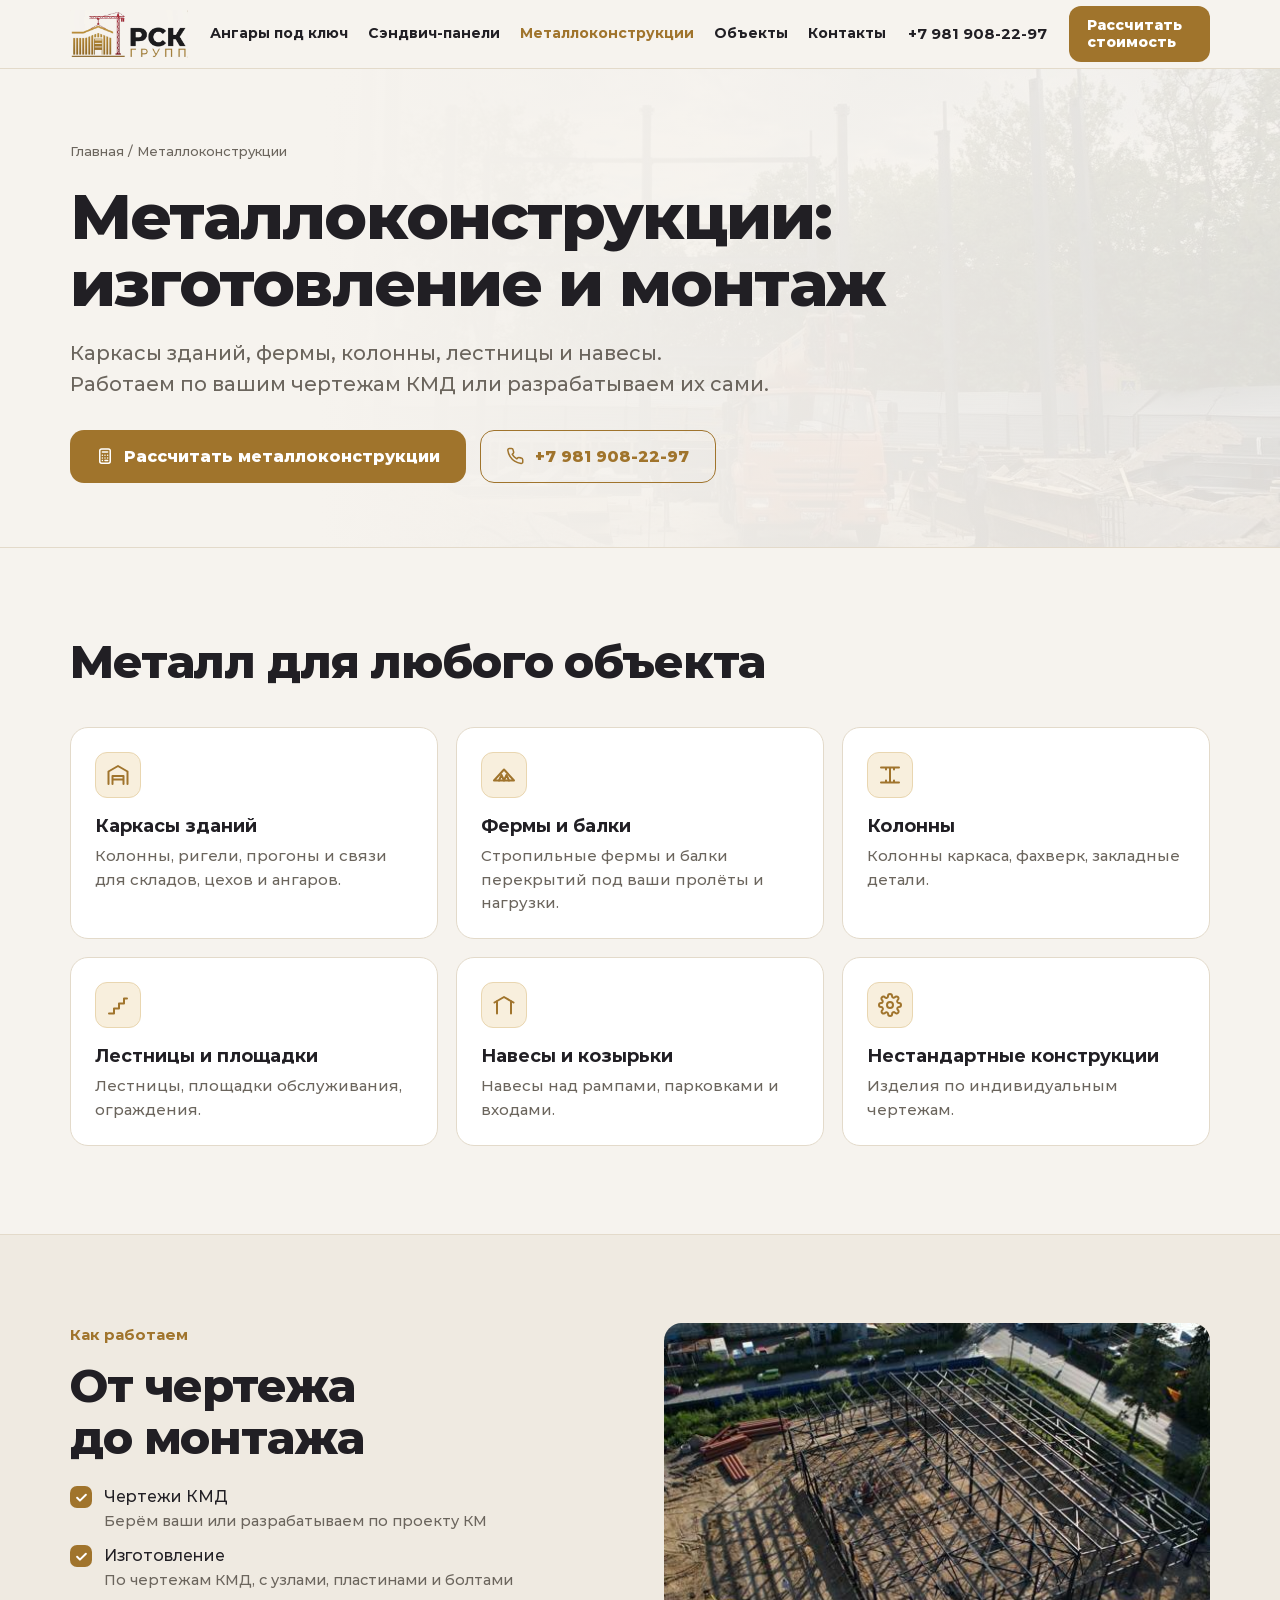
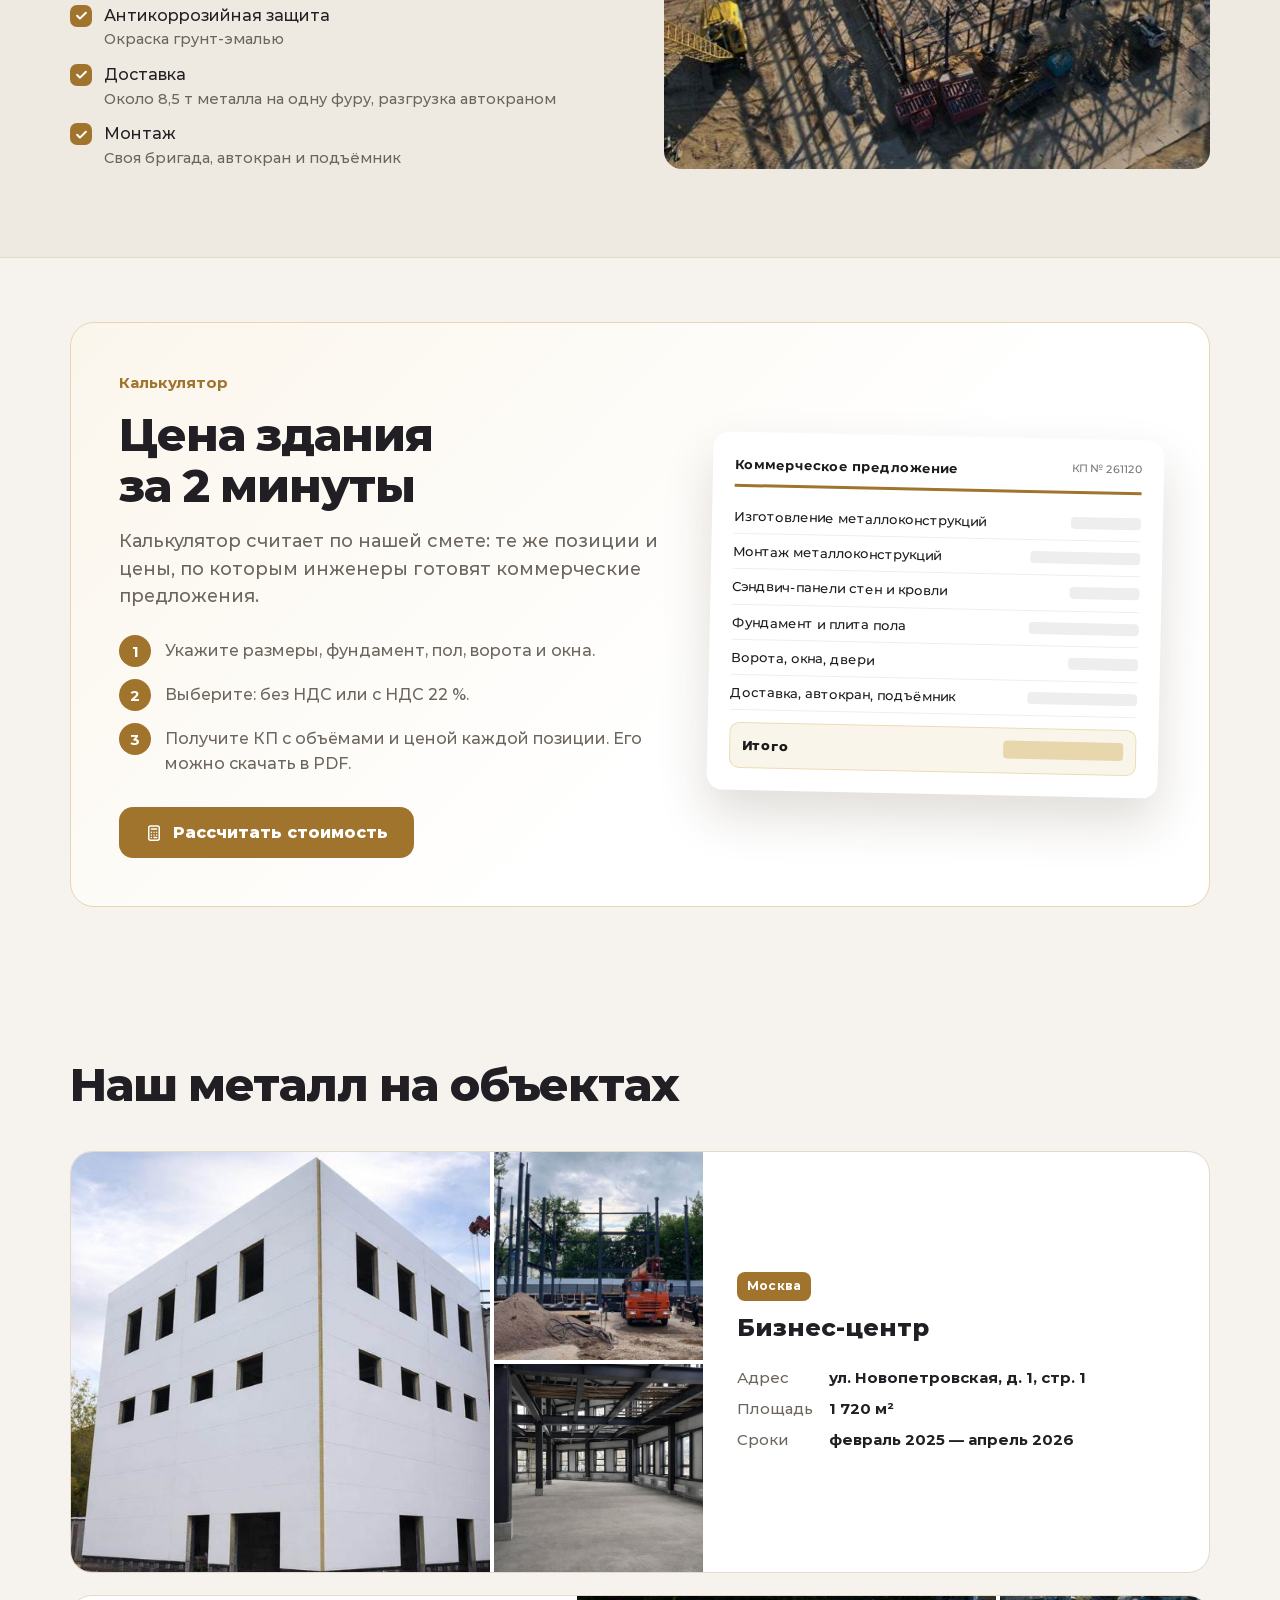
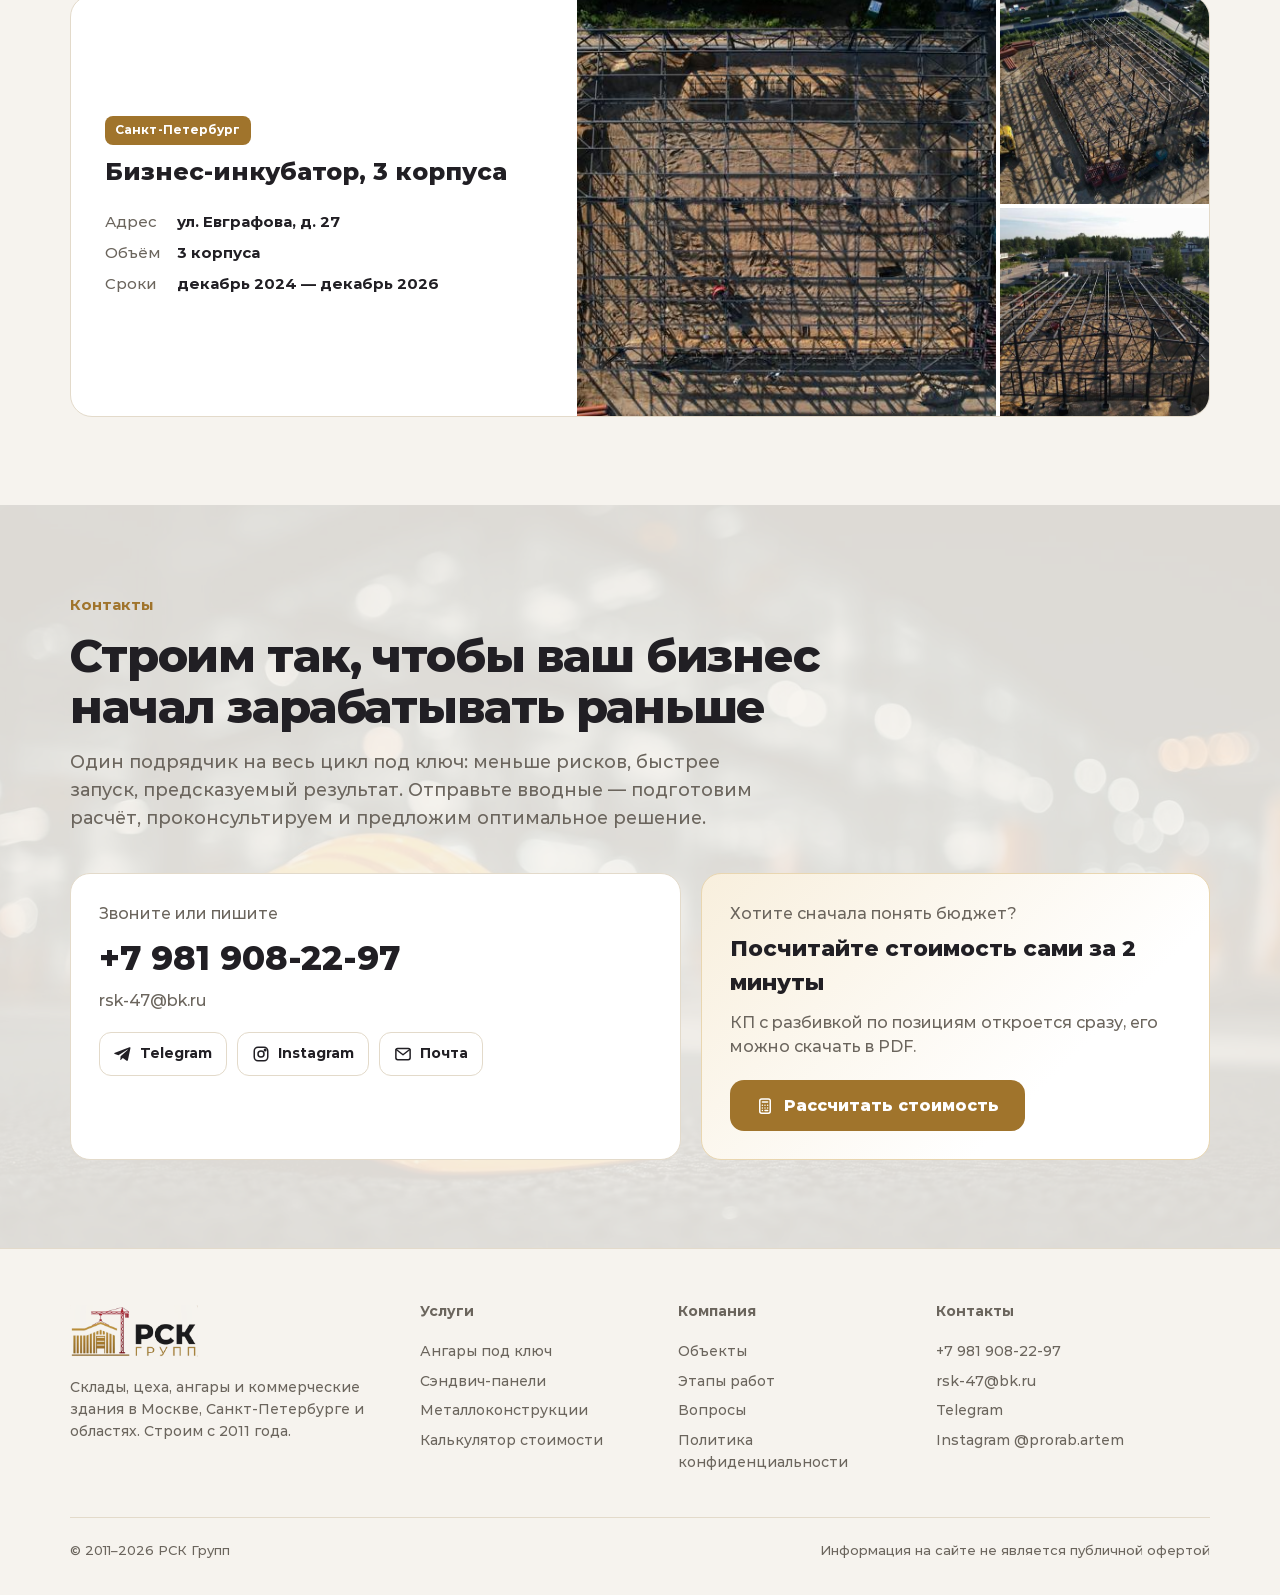
<file: docs/metallokonstrukcii/index.html>
<!doctype html>
<html lang="ru">
<head>
<meta charset="utf-8">
<meta name="viewport" content="width=device-width, initial-scale=1">
<title>Изготовление и монтаж металлоконструкций — РСК Групп</title>
<meta name="description" content="Каркасы зданий, фермы, колонны, лестницы и навесы. Разработка КМД, окраска, доставка и монтаж. Расчёт стоимости онлайн.">
<link rel="canonical" href="https://adamec1213-sketch.github.io/smm-bot/metallokonstrukcii/">
<meta property="og:type" content="website">
<meta property="og:title" content="Изготовление и монтаж металлоконструкций — РСК Групп">
<meta property="og:description" content="Каркасы зданий, фермы, колонны, лестницы и навесы. Разработка КМД, окраска, доставка и монтаж. Расчёт стоимости онлайн.">
<meta property="og:image" content="https://adamec1213-sketch.github.io/smm-bot/assets/img/bc-montazh.jpg">
<meta property="og:url" content="https://adamec1213-sketch.github.io/smm-bot/metallokonstrukcii/">
<meta property="og:locale" content="ru_RU">
<meta name="theme-color" content="#0b0b0c">
<link rel="icon" href="../assets/img/favicon-rsk.png">
<link rel="preload" href="../assets/fonts/Montserrat-800.ttf" as="font" type="font/ttf" crossorigin>
<link rel="stylesheet" href="../assets/site.css">
<script type="application/ld+json">{"@context": "https://schema.org", "@type": "GeneralContractor", "name": "РСК Групп", "url": "https://adamec1213-sketch.github.io/smm-bot/", "logo": "https://adamec1213-sketch.github.io/smm-bot/assets/img/logo-rsk-circle.jpg", "image": "https://adamec1213-sketch.github.io/smm-bot/assets/img/hero.jpg", "telephone": "+79819082297", "email": "rsk-47@bk.ru", "foundingDate": "2011", "areaServed": ["Москва", "Московская область", "Санкт-Петербург", "Ленинградская область"], "sameAs": ["https://instagram.com/prorab.artem", "https://t.me/spbpokoleniya"]}</script>
<script type="application/ld+json">{"@context": "https://schema.org", "@type": "BreadcrumbList", "itemListElement": [{"@type": "ListItem", "position": 1, "name": "Главная", "item": "https://adamec1213-sketch.github.io/smm-bot/"}, {"@type": "ListItem", "position": 2, "name": "Металлоконструкции", "item": "https://adamec1213-sketch.github.io/smm-bot/metallokonstrukcii/"}]}</script>
</head>
<body class="has-fab">
<header class="site-head noprint"><div class="in">
  <a class="brand" href="../" aria-label="РСК Групп — на главную"><img class="lockup" src="../assets/img/logo-rsk.png" alt="РСК Групп" width="118" height="48"></a>
  <nav class="nav" aria-label="Основное меню"><a href="../angary/">Ангары под ключ</a><a href="../sendvich-paneli/">Сэндвич-панели</a><a href="../metallokonstrukcii/" aria-current="page">Металлоконструкции</a><a href="../#obekty">Объекты</a><a href="../#kontakty">Контакты</a></nav>
  <a class="head-tel" href="tel:+79819082297">+7 981 908-22-97</a>
  <a class="cta sm cta-head" href="../kp/">Рассчитать стоимость</a>
  <details class="menu"><summary aria-label="Меню"><i></i></summary><div class="drop"><a href="../angary/">Ангары под ключ</a><a href="../sendvich-paneli/">Сэндвич-панели</a><a href="../metallokonstrukcii/">Металлоконструкции</a><a href="../#obekty">Объекты</a><a href="../#kontakty">Контакты</a><a href="tel:+79819082297">+7 981 908-22-97</a><a class="cta" href="../kp/"><svg viewBox="0 0 24 24" fill="none" stroke="currentColor" stroke-width="2" stroke-linecap="round" stroke-linejoin="round"><rect x="5" y="2.5" width="14" height="19" rx="2.5"/><path d="M8.5 6.5h7M8.5 11h.01M12 11h.01M15.5 11h.01M8.5 14.5h.01M12 14.5h.01M15.5 14.5h.01M8.5 18h.01M12 18h3.5"/></svg>Рассчитать стоимость</a></div></details>
</div></header>
<main>

<section class="page-hero">
  <img class="bg" src="../assets/img/bc-montazh.jpg" srcset="../assets/img/bc-montazh-s.jpg 800w, ../assets/img/bc-montazh.jpg 1600w" sizes="100vw" alt="" decoding="async">
  <div class="in">
    <div class="crumbs"><a href="../">Главная</a> / Металлоконструкции</div>
    <h1>Металлоконструкции: <em>изготовление и монтаж</em></h1>
    <p class="lead">Каркасы зданий, фермы, колонны, лестницы и навесы. Работаем по вашим чертежам КМД или разрабатываем их сами.</p>
    <div style="display:flex;gap:14px;flex-wrap:wrap">
      <a class="cta" href="../kp/?t=mk"><svg viewBox="0 0 24 24" fill="none" stroke="currentColor" stroke-width="2" stroke-linecap="round" stroke-linejoin="round"><rect x="5" y="2.5" width="14" height="19" rx="2.5"/><path d="M8.5 6.5h7M8.5 11h.01M12 11h.01M15.5 11h.01M8.5 14.5h.01M12 14.5h.01M15.5 14.5h.01M8.5 18h.01M12 18h3.5"/></svg>Рассчитать металлоконструкции</a>
      <a class="cta line" href="tel:+79819082297"><svg viewBox="0 0 24 24" fill="none" stroke="currentColor" stroke-width="2" stroke-linecap="round" stroke-linejoin="round"><path d="M21 16.9v3a2 2 0 0 1-2.2 2 19.8 19.8 0 0 1-8.6-3.1 19.5 19.5 0 0 1-6-6A19.8 19.8 0 0 1 1.1 4.2 2 2 0 0 1 3.1 2h3a2 2 0 0 1 2 1.7c.1.9.4 1.8.7 2.7a2 2 0 0 1-.5 2.1L7 9.8a16 16 0 0 0 6 6l1.3-1.3a2 2 0 0 1 2.1-.4c.9.3 1.8.6 2.7.7a2 2 0 0 1 1.7 2z"/></svg>+7 981 908-22-97</a>
    </div>
  </div>
</section>

<section class="s"><div class="in">
  <div class="head-row"><div><span class="kicker">Что изготавливаем</span><h2>Металл <em>для любого объекта</em></h2></div></div>
  <div class="grid3"><div class="tile"><div class="ic"><svg viewBox="0 0 24 24" fill="none" stroke="currentColor" stroke-width="2" stroke-linecap="round" stroke-linejoin="round"><path d="M2.5 21V8.5L12 3l9.5 5.5V21"/><path d="M6.5 21v-8h11v8M6.5 16.5h11"/></svg></div><h3>Каркасы зданий</h3><p>Колонны, ригели, прогоны и связи для складов, цехов и ангаров.</p></div><div class="tile"><div class="ic"><svg viewBox="0 0 24 24" fill="none" stroke="currentColor" stroke-width="2" stroke-linecap="round" stroke-linejoin="round"><path d="M2 17.5h20L12 6.5z"/><path d="m7 17.5 2.5-5.5L12 17.5l2.5-5.5L17 17.5"/></svg></div><h3>Фермы и балки</h3><p>Стропильные фермы и балки перекрытий под ваши пролёты и нагрузки.</p></div><div class="tile"><div class="ic"><svg viewBox="0 0 24 24" fill="none" stroke="currentColor" stroke-width="2" stroke-linecap="round" stroke-linejoin="round"><path d="M3 4.5h18M3 19.5h18M12 4.5v15M8 4.5v2M16 4.5v2M8 17.5v2M16 17.5v2"/></svg></div><h3>Колонны</h3><p>Колонны каркаса, фахверк, закладные детали.</p></div><div class="tile"><div class="ic"><svg viewBox="0 0 24 24" fill="none" stroke="currentColor" stroke-width="2" stroke-linecap="round" stroke-linejoin="round"><path d="M3 20.5h5v-5h5v-5h5v-5h3"/></svg></div><h3>Лестницы и площадки</h3><p>Лестницы, площадки обслуживания, ограждения.</p></div><div class="tile"><div class="ic"><svg viewBox="0 0 24 24" fill="none" stroke="currentColor" stroke-width="2" stroke-linecap="round" stroke-linejoin="round"><path d="M2.5 9.5 12 4l9.5 5.5M5 8v12.5M19 8v12.5"/></svg></div><h3>Навесы и козырьки</h3><p>Навесы над рампами, парковками и входами.</p></div><div class="tile"><div class="ic"><svg viewBox="0 0 24 24" fill="none" stroke="currentColor" stroke-width="2" stroke-linecap="round" stroke-linejoin="round"><circle cx="12" cy="12" r="3"/><path d="M19.4 15a1.6 1.6 0 0 0 .3 1.8l.1.1a2 2 0 1 1-2.8 2.8l-.1-.1a1.6 1.6 0 0 0-1.8-.3 1.6 1.6 0 0 0-1 1.5V21a2 2 0 0 1-4 0v-.1a1.6 1.6 0 0 0-1-1.5 1.6 1.6 0 0 0-1.8.3l-.1.1a2 2 0 1 1-2.8-2.8l.1-.1a1.6 1.6 0 0 0 .3-1.8 1.6 1.6 0 0 0-1.5-1H3a2 2 0 0 1 0-4h.1a1.6 1.6 0 0 0 1.5-1 1.6 1.6 0 0 0-.3-1.8l-.1-.1a2 2 0 1 1 2.8-2.8l.1.1a1.6 1.6 0 0 0 1.8.3H9a1.6 1.6 0 0 0 1-1.5V3a2 2 0 0 1 4 0v.1a1.6 1.6 0 0 0 1 1.5 1.6 1.6 0 0 0 1.8-.3l.1-.1a2 2 0 1 1 2.8 2.8l-.1.1a1.6 1.6 0 0 0-.3 1.8V9a1.6 1.6 0 0 0 1.5 1H21a2 2 0 0 1 0 4h-.1a1.6 1.6 0 0 0-1.5 1z"/></svg></div><h3>Нестандартные конструкции</h3><p>Изделия по индивидуальным чертежам.</p></div></div>
</div></section>

<section class="s alt"><div class="in split">
  <div>
    <span class="kicker">Как работаем</span>
    <h2>От чертежа <em>до монтажа</em></h2>
    <ul class="checks">
      <li><div>Чертежи КМД<span>Берём ваши или разрабатываем по проекту КМ</span></div></li>
      <li><div>Изготовление<span>По чертежам КМД, с узлами, пластинами и болтами</span></div></li>
      <li><div>Антикоррозийная защита<span>Окраска грунт-эмалью</span></div></li>
      <li><div>Доставка<span>Около 8,5 т металла на одну фуру, разгрузка автокраном</span></div></li>
      <li><div>Монтаж<span>Своя бригада, автокран и подъёмник</span></div></li>
    </ul>
  </div>
  <img class="" src="../assets/img/inkub-2.jpg" srcset="../assets/img/inkub-2-s.jpg 800w, ../assets/img/inkub-2.jpg 1600w" sizes="(max-width:900px) 100vw, 50vw" alt="Монтаж металлокаркасов, вид с дрона" loading="lazy" decoding="async">
</div></section>


<section class="s tight"><div class="in">
  <div class="promo">
    <div>
      <span class="kicker">Калькулятор</span>
      <h2>Цена здания <em>за 2 минуты</em></h2>
      <p class="sub">Калькулятор считает по нашей смете: те же позиции и цены, по которым инженеры готовят коммерческие предложения.</p>
      <ol>
        <li><b>1</b><span>Укажите размеры, фундамент, пол, ворота и окна.</span></li>
        <li><b>2</b><span>Выберите: без НДС или с НДС 22 %.</span></li>
        <li><b>3</b><span>Получите КП с объёмами и ценой каждой позиции. Его можно скачать в PDF.</span></li>
      </ol>
      <a class="cta" href="../kp/?t=mk"><svg viewBox="0 0 24 24" fill="none" stroke="currentColor" stroke-width="2" stroke-linecap="round" stroke-linejoin="round"><rect x="5" y="2.5" width="14" height="19" rx="2.5"/><path d="M8.5 6.5h7M8.5 11h.01M12 11h.01M15.5 11h.01M8.5 14.5h.01M12 14.5h.01M15.5 14.5h.01M8.5 18h.01M12 18h3.5"/></svg>Рассчитать стоимость</a>
    </div>
    <div class="kp-mock" aria-hidden="true">
      <div class="h">Коммерческое предложение <small>КП № 261120</small></div>
      <div class="r"><span>Изготовление металлоконструкций</span><i></i></div>
      <div class="r"><span>Монтаж металлоконструкций</span><i class="w"></i></div>
      <div class="r"><span>Сэндвич-панели стен и кровли</span><i></i></div>
      <div class="r"><span>Фундамент и плита пола</span><i class="w"></i></div>
      <div class="r"><span>Ворота, окна, двери</span><i></i></div>
      <div class="r"><span>Доставка, автокран, подъёмник</span><i class="w"></i></div>
      <div class="t"><span>Итого</span><i></i></div>
    </div>
  </div>
</div></section>

<section class="s"><div class="in">
  <div class="head-row"><div><span class="kicker">Объекты</span><h2>Наш металл <em>на объектах</em></h2></div></div>
  <div class="objs"><article class="obj"><div class="ph"><img class="" src="../assets/img/bc-fasad.jpg" srcset="../assets/img/bc-fasad-s.jpg 800w, ../assets/img/bc-fasad.jpg 1600w" sizes="(max-width:860px) 100vw, 50vw" alt="Фасад бизнес-центра из сэндвич-панелей" loading="lazy" decoding="async"><img class="" src="../assets/img/bc-montazh.jpg" srcset="../assets/img/bc-montazh-s.jpg 800w, ../assets/img/bc-montazh.jpg 1600w" sizes="(max-width:860px) 100vw, 50vw" alt="Монтаж металлокаркаса с автокраном" loading="lazy" decoding="async"><img class="" src="../assets/img/bc-zal.jpg" srcset="../assets/img/bc-zal-s.jpg 800w, ../assets/img/bc-zal.jpg 1600w" sizes="(max-width:860px) 100vw, 50vw" alt="Зал на этапе отделки" loading="lazy" decoding="async"></div><div class="tx"><span class="tag">Москва</span><h3>Бизнес-центр</h3><dl><dt>Адрес</dt><dd>ул. Новопетровская, д. 1, стр. 1</dd><dt>Площадь</dt><dd>1 720 м²</dd><dt>Сроки</dt><dd>февраль 2025 — апрель 2026</dd></dl></div></article><article class="obj"><div class="ph"><img class="" src="../assets/img/inkub-1.jpg" srcset="../assets/img/inkub-1-s.jpg 800w, ../assets/img/inkub-1.jpg 1600w" sizes="(max-width:860px) 100vw, 50vw" alt="Металлокаркасы корпусов бизнес-инкубатора, вид с дрона" loading="lazy" decoding="async"><img class="" src="../assets/img/inkub-2.jpg" srcset="../assets/img/inkub-2-s.jpg 800w, ../assets/img/inkub-2.jpg 1600w" sizes="(max-width:860px) 100vw, 50vw" alt="Стройплощадка бизнес-инкубатора" loading="lazy" decoding="async"><img class="" src="../assets/img/inkub-4.jpg" srcset="../assets/img/inkub-4-s.jpg 800w, ../assets/img/inkub-4.jpg 1600w" sizes="(max-width:860px) 100vw, 50vw" alt="Каркас корпуса на свайном поле" loading="lazy" decoding="async"></div><div class="tx"><span class="tag">Санкт-Петербург</span><h3>Бизнес-инкубатор, 3 корпуса</h3><dl><dt>Адрес</dt><dd>ул. Евграфова, д. 27</dd><dt>Объём</dt><dd>3 корпуса</dd><dt>Сроки</dt><dd>декабрь 2024 — декабрь 2026</dd></dl></div></article></div>
</div></section>

<section class="s final" id="kontakty">
  <img class="bgimg" src="../assets/img/kaska.jpg" srcset="../assets/img/kaska-s.jpg 800w, ../assets/img/kaska.jpg 1600w" sizes="100vw" alt="" loading="lazy" decoding="async">
  <div class="in">
    <span class="kicker">Контакты</span>
    <h2>Строим так, чтобы ваш бизнес <em>начал зарабатывать раньше</em></h2>
    <p class="sub">Один подрядчик на весь цикл под ключ: меньше рисков, быстрее запуск, предсказуемый результат. Отправьте вводные — подготовим расчёт, проконсультируем и предложим оптимальное решение.</p>
    <div class="contacts">
      <div class="cbox">
        <p>Звоните или пишите</p>
        <a class="big" href="tel:+79819082297">+7 981 908-22-97</a>
        <p><a href="mailto:rsk-47@bk.ru" style="text-decoration:none">rsk-47@bk.ru</a></p>
        <div class="links">
          <a class="chip" href="https://t.me/spbpokoleniya" target="_blank" rel="noopener"><svg viewBox="0 0 24 24" fill="currentColor"><path d="M21.9 4.3 18.6 20c-.2 1.1-.9 1.4-1.8.9l-5-3.7-2.4 2.3c-.3.3-.5.5-1 .5l.4-5.1 9.3-8.4c.4-.4-.1-.6-.6-.2L6 13.5l-4.9-1.5c-1.1-.3-1.1-1.1.2-1.6L20.5 3c.9-.3 1.7.2 1.4 1.3z"/></svg>Telegram</a>
          <a class="chip" href="https://instagram.com/prorab.artem" target="_blank" rel="noopener"><svg viewBox="0 0 24 24" fill="none" stroke="currentColor" stroke-width="2"><rect x="3" y="3" width="18" height="18" rx="5"/><circle cx="12" cy="12" r="4"/><circle cx="17.5" cy="6.5" r="1" fill="currentColor"/></svg>Instagram</a>
          <a class="chip" href="mailto:rsk-47@bk.ru"><svg viewBox="0 0 24 24" fill="none" stroke="currentColor" stroke-width="2" stroke-linecap="round" stroke-linejoin="round"><rect x="2.5" y="4.5" width="19" height="15" rx="2.5"/><path d="m3 6 9 7 9-7"/></svg>Почта</a>
        </div>
      </div>
      <div class="cbox" style="background:linear-gradient(135deg,#F8EFDD,#FFFFFF 70%);border-color:#E9D6B0">
        <p>Хотите сначала понять бюджет?</p>
        <div style="font-size:22px;font-weight:800;margin:6px 0 10px">Посчитайте стоимость сами за 2 минуты</div>
        <p style="margin-bottom:20px">КП с разбивкой по позициям откроется сразу, его можно скачать в PDF.</p>
        <a class="cta" href="../kp/?t=mk"><svg viewBox="0 0 24 24" fill="none" stroke="currentColor" stroke-width="2" stroke-linecap="round" stroke-linejoin="round"><rect x="5" y="2.5" width="14" height="19" rx="2.5"/><path d="M8.5 6.5h7M8.5 11h.01M12 11h.01M15.5 11h.01M8.5 14.5h.01M12 14.5h.01M15.5 14.5h.01M8.5 18h.01M12 18h3.5"/></svg>Рассчитать стоимость</a>
      </div>
    </div>
  </div>
</section>
</main>
<footer class="site-foot noprint"><div class="in">
  <div class="cols">
    <div><a class="brand" href="../" aria-label="РСК Групп — на главную"><img class="lockup" src="../assets/img/logo-rsk.png" alt="РСК Групп" width="128" height="52"></a>
      <p style="margin-top:16px">Склады, цеха, ангары и коммерческие здания в Москве, Санкт-Петербурге и областях. Строим с 2011 года.</p></div>
    <div><h4>Услуги</h4><a href="../angary/">Ангары под ключ</a><a href="../sendvich-paneli/">Сэндвич-панели</a><a href="../metallokonstrukcii/">Металлоконструкции</a><a href="../kp/">Калькулятор стоимости</a></div>
    <div><h4>Компания</h4><a href="../#obekty">Объекты</a><a href="../#etapy">Этапы работ</a><a href="../#voprosy">Вопросы</a><a href="../politika/">Политика конфиденциальности</a></div>
    <div><h4>Контакты</h4><a href="tel:+79819082297">+7 981 908-22-97</a><a href="mailto:rsk-47@bk.ru">rsk-47@bk.ru</a><a href="https://t.me/spbpokoleniya" target="_blank" rel="noopener">Telegram</a><a href="https://instagram.com/prorab.artem" target="_blank" rel="noopener">Instagram @prorab.artem</a></div>
  </div>
  <div class="bottom"><span>© 2011–2026 РСК Групп</span><span>Информация на сайте не является публичной офертой</span></div>
</div></footer>
<div class="fab"><a class="cta" href="../kp/?t=mk"><svg viewBox="0 0 24 24" fill="none" stroke="currentColor" stroke-width="2" stroke-linecap="round" stroke-linejoin="round"><rect x="5" y="2.5" width="14" height="19" rx="2.5"/><path d="M8.5 6.5h7M8.5 11h.01M12 11h.01M15.5 11h.01M8.5 14.5h.01M12 14.5h.01M15.5 14.5h.01M8.5 18h.01M12 18h3.5"/></svg>Рассчитать стоимость</a><a class="cta tel" href="tel:+79819082297" aria-label="Позвонить"><svg viewBox="0 0 24 24" fill="none" stroke="currentColor" stroke-width="2" stroke-linecap="round" stroke-linejoin="round"><path d="M21 16.9v3a2 2 0 0 1-2.2 2 19.8 19.8 0 0 1-8.6-3.1 19.5 19.5 0 0 1-6-6A19.8 19.8 0 0 1 1.1 4.2 2 2 0 0 1 3.1 2h3a2 2 0 0 1 2 1.7c.1.9.4 1.8.7 2.7a2 2 0 0 1-.5 2.1L7 9.8a16 16 0 0 0 6 6l1.3-1.3a2 2 0 0 1 2.1-.4c.9.3 1.8.6 2.7.7a2 2 0 0 1 1.7 2z"/></svg></a></div>

</body>
</html>
</file>
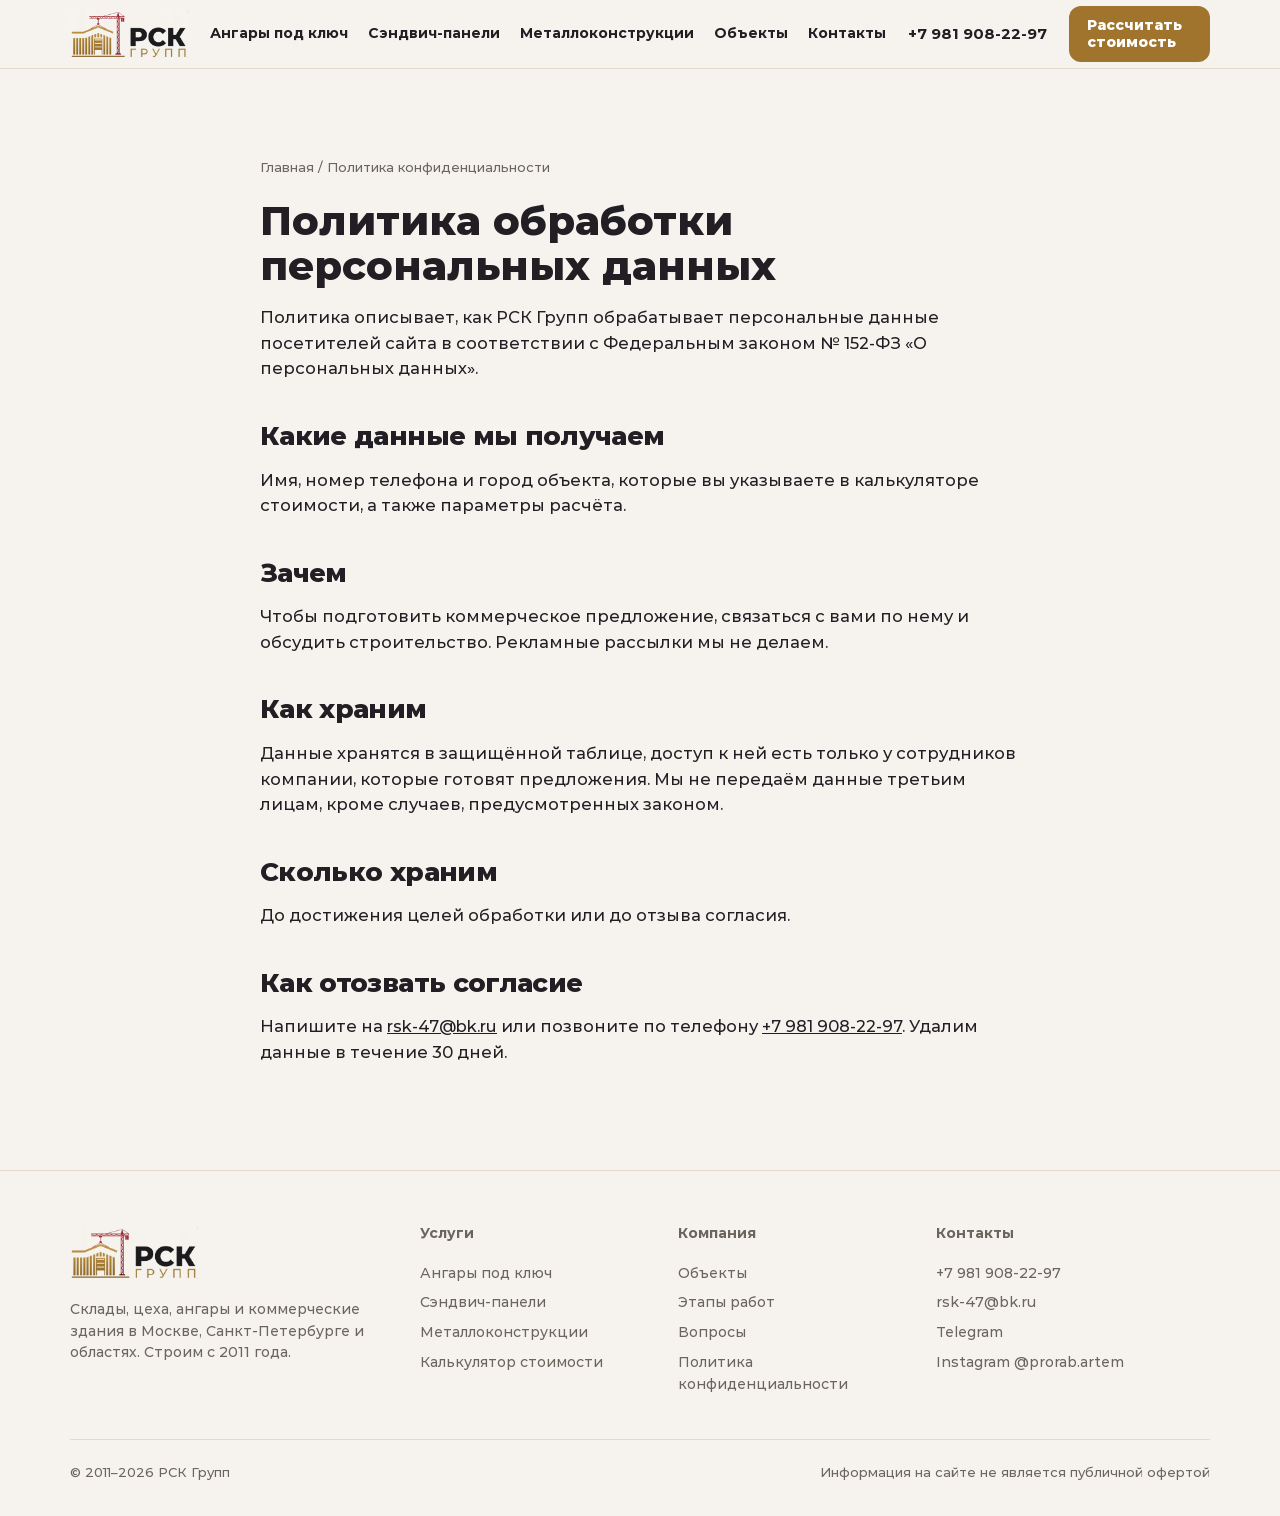
<file: docs/politika/index.html>
<!doctype html>
<html lang="ru">
<head>
<meta charset="utf-8">
<meta name="viewport" content="width=device-width, initial-scale=1">
<title>Политика обработки персональных данных — РСК Групп</title>
<meta name="description" content="Как РСК Групп обрабатывает персональные данные посетителей сайта.">
<link rel="canonical" href="https://adamec1213-sketch.github.io/smm-bot/politika/">
<meta property="og:type" content="website">
<meta property="og:title" content="Политика обработки персональных данных — РСК Групп">
<meta property="og:description" content="Как РСК Групп обрабатывает персональные данные посетителей сайта.">
<meta property="og:image" content="https://adamec1213-sketch.github.io/smm-bot/assets/img/hero.jpg">
<meta property="og:url" content="https://adamec1213-sketch.github.io/smm-bot/politika/">
<meta property="og:locale" content="ru_RU">
<meta name="theme-color" content="#0b0b0c">
<link rel="icon" href="../assets/img/favicon-rsk.png">
<link rel="preload" href="../assets/fonts/Montserrat-800.ttf" as="font" type="font/ttf" crossorigin>
<link rel="stylesheet" href="../assets/site.css">
<script type="application/ld+json">{"@context": "https://schema.org", "@type": "GeneralContractor", "name": "РСК Групп", "url": "https://adamec1213-sketch.github.io/smm-bot/", "logo": "https://adamec1213-sketch.github.io/smm-bot/assets/img/logo-rsk-circle.jpg", "image": "https://adamec1213-sketch.github.io/smm-bot/assets/img/hero.jpg", "telephone": "+79819082297", "email": "rsk-47@bk.ru", "foundingDate": "2011", "areaServed": ["Москва", "Московская область", "Санкт-Петербург", "Ленинградская область"], "sameAs": ["https://instagram.com/prorab.artem", "https://t.me/spbpokoleniya"]}</script>

</head>
<body class="has-fab">
<header class="site-head noprint"><div class="in">
  <a class="brand" href="../" aria-label="РСК Групп — на главную"><img class="lockup" src="../assets/img/logo-rsk.png" alt="РСК Групп" width="118" height="48"></a>
  <nav class="nav" aria-label="Основное меню"><a href="../angary/">Ангары под ключ</a><a href="../sendvich-paneli/">Сэндвич-панели</a><a href="../metallokonstrukcii/">Металлоконструкции</a><a href="../#obekty">Объекты</a><a href="../#kontakty">Контакты</a></nav>
  <a class="head-tel" href="tel:+79819082297">+7 981 908-22-97</a>
  <a class="cta sm cta-head" href="../kp/">Рассчитать стоимость</a>
  <details class="menu"><summary aria-label="Меню"><i></i></summary><div class="drop"><a href="../angary/">Ангары под ключ</a><a href="../sendvich-paneli/">Сэндвич-панели</a><a href="../metallokonstrukcii/">Металлоконструкции</a><a href="../#obekty">Объекты</a><a href="../#kontakty">Контакты</a><a href="tel:+79819082297">+7 981 908-22-97</a><a class="cta" href="../kp/"><svg viewBox="0 0 24 24" fill="none" stroke="currentColor" stroke-width="2" stroke-linecap="round" stroke-linejoin="round"><rect x="5" y="2.5" width="14" height="19" rx="2.5"/><path d="M8.5 6.5h7M8.5 11h.01M12 11h.01M15.5 11h.01M8.5 14.5h.01M12 14.5h.01M15.5 14.5h.01M8.5 18h.01M12 18h3.5"/></svg>Рассчитать стоимость</a></div></details>
</div></header>
<main>

<section class="s"><div class="in prose">
  <div class="crumbs"><a href="../">Главная</a> / Политика конфиденциальности</div>
  <h1 style="font-size:clamp(28px,4vw,40px);font-weight:800">Политика обработки персональных данных</h1>
  <p>Политика описывает, как РСК Групп обрабатывает персональные данные посетителей сайта в соответствии с Федеральным законом № 152-ФЗ «О персональных данных».</p>
  <h2>Какие данные мы получаем</h2>
  <p>Имя, номер телефона и город объекта, которые вы указываете в калькуляторе стоимости, а также параметры расчёта.</p>
  <h2>Зачем</h2>
  <p>Чтобы подготовить коммерческое предложение, связаться с вами по нему и обсудить строительство. Рекламные рассылки мы не делаем.</p>
  <h2>Как храним</h2>
  <p>Данные хранятся в защищённой таблице, доступ к ней есть только у сотрудников компании, которые готовят предложения. Мы не передаём данные третьим лицам, кроме случаев, предусмотренных законом.</p>
  <h2>Сколько храним</h2>
  <p>До достижения целей обработки или до отзыва согласия.</p>
  <h2>Как отозвать согласие</h2>
  <p>Напишите на <a href="mailto:rsk-47@bk.ru">rsk-47@bk.ru</a> или позвоните по телефону <a href="tel:+79819082297">+7 981 908-22-97</a>. Удалим данные в течение 30 дней.</p>
</div></section>
</main>
<footer class="site-foot noprint"><div class="in">
  <div class="cols">
    <div><a class="brand" href="../" aria-label="РСК Групп — на главную"><img class="lockup" src="../assets/img/logo-rsk.png" alt="РСК Групп" width="128" height="52"></a>
      <p style="margin-top:16px">Склады, цеха, ангары и коммерческие здания в Москве, Санкт-Петербурге и областях. Строим с 2011 года.</p></div>
    <div><h4>Услуги</h4><a href="../angary/">Ангары под ключ</a><a href="../sendvich-paneli/">Сэндвич-панели</a><a href="../metallokonstrukcii/">Металлоконструкции</a><a href="../kp/">Калькулятор стоимости</a></div>
    <div><h4>Компания</h4><a href="../#obekty">Объекты</a><a href="../#etapy">Этапы работ</a><a href="../#voprosy">Вопросы</a><a href="../politika/">Политика конфиденциальности</a></div>
    <div><h4>Контакты</h4><a href="tel:+79819082297">+7 981 908-22-97</a><a href="mailto:rsk-47@bk.ru">rsk-47@bk.ru</a><a href="https://t.me/spbpokoleniya" target="_blank" rel="noopener">Telegram</a><a href="https://instagram.com/prorab.artem" target="_blank" rel="noopener">Instagram @prorab.artem</a></div>
  </div>
  <div class="bottom"><span>© 2011–2026 РСК Групп</span><span>Информация на сайте не является публичной офертой</span></div>
</div></footer>
<div class="fab"><a class="cta" href="../kp/"><svg viewBox="0 0 24 24" fill="none" stroke="currentColor" stroke-width="2" stroke-linecap="round" stroke-linejoin="round"><rect x="5" y="2.5" width="14" height="19" rx="2.5"/><path d="M8.5 6.5h7M8.5 11h.01M12 11h.01M15.5 11h.01M8.5 14.5h.01M12 14.5h.01M15.5 14.5h.01M8.5 18h.01M12 18h3.5"/></svg>Рассчитать стоимость</a><a class="cta tel" href="tel:+79819082297" aria-label="Позвонить"><svg viewBox="0 0 24 24" fill="none" stroke="currentColor" stroke-width="2" stroke-linecap="round" stroke-linejoin="round"><path d="M21 16.9v3a2 2 0 0 1-2.2 2 19.8 19.8 0 0 1-8.6-3.1 19.5 19.5 0 0 1-6-6A19.8 19.8 0 0 1 1.1 4.2 2 2 0 0 1 3.1 2h3a2 2 0 0 1 2 1.7c.1.9.4 1.8.7 2.7a2 2 0 0 1-.5 2.1L7 9.8a16 16 0 0 0 6 6l1.3-1.3a2 2 0 0 1 2.1-.4c.9.3 1.8.6 2.7.7a2 2 0 0 1 1.7 2z"/></svg></a></div>

</body>
</html>
</file>
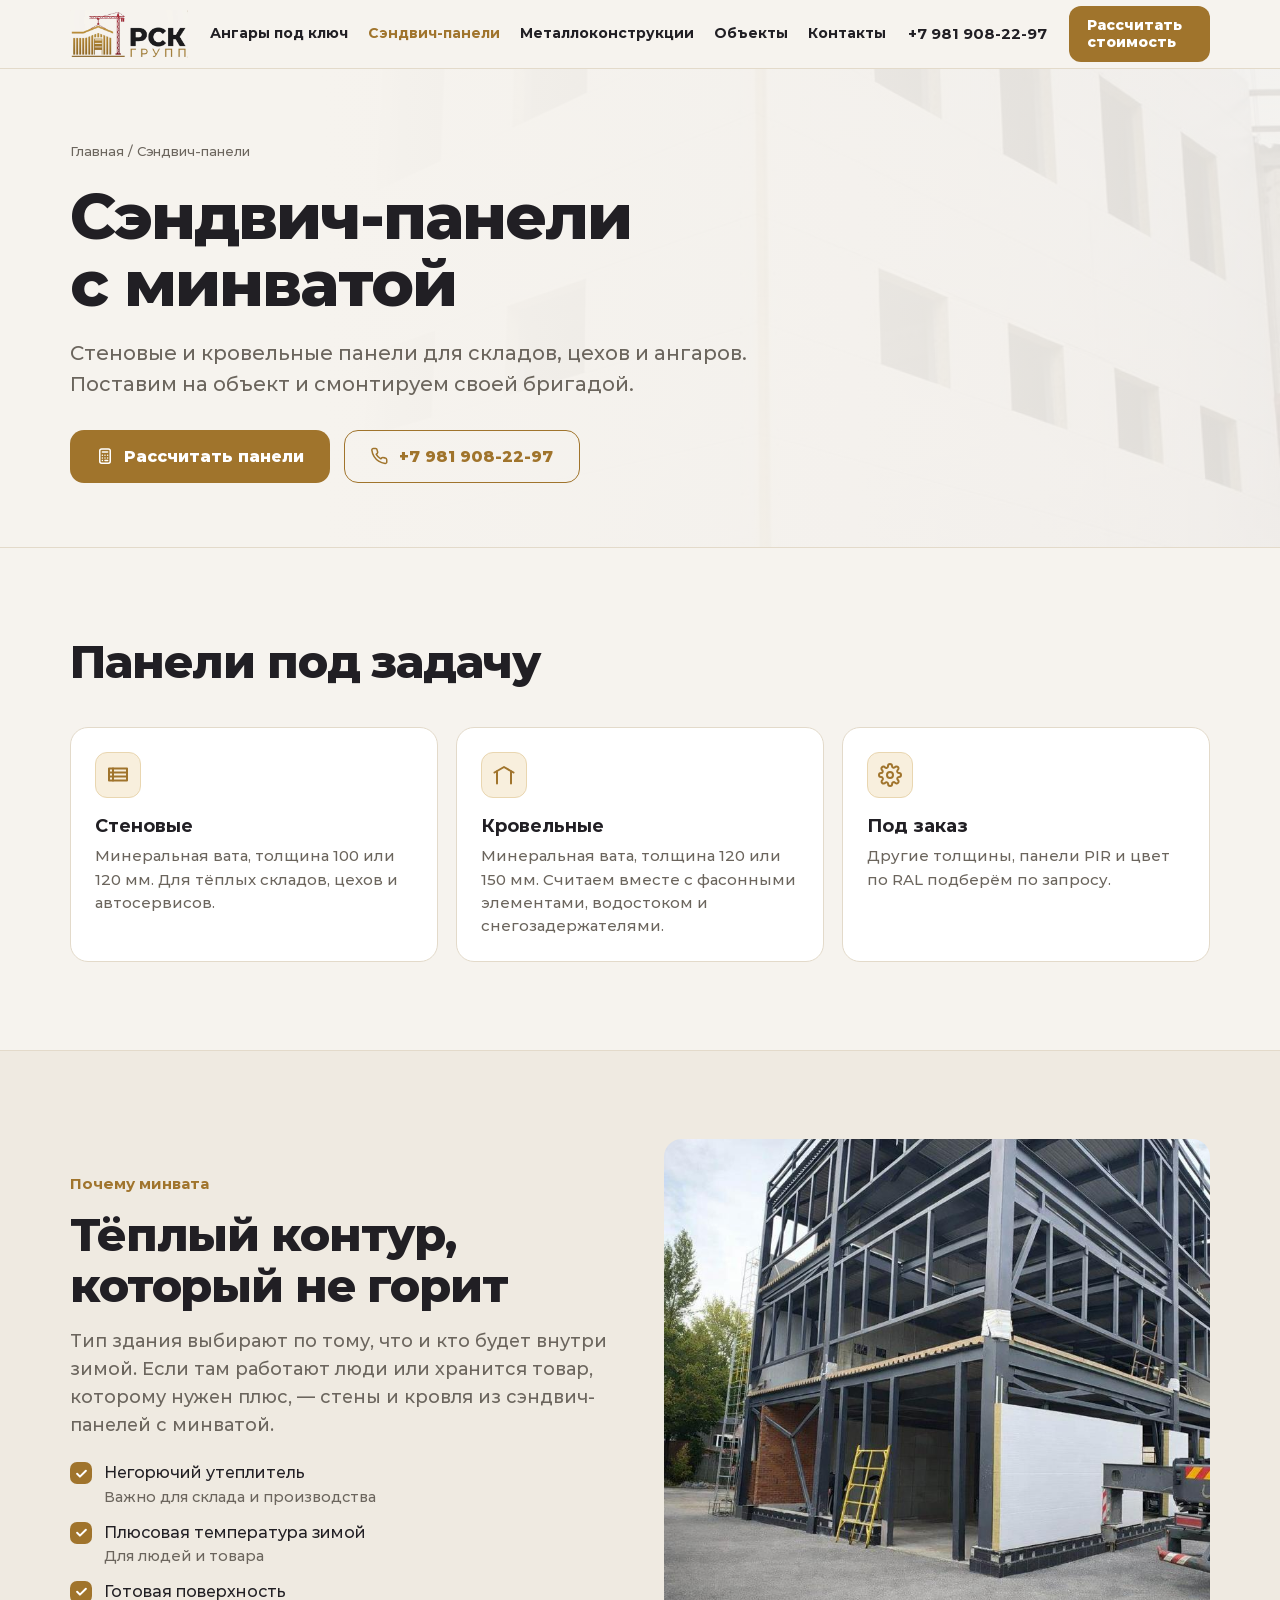
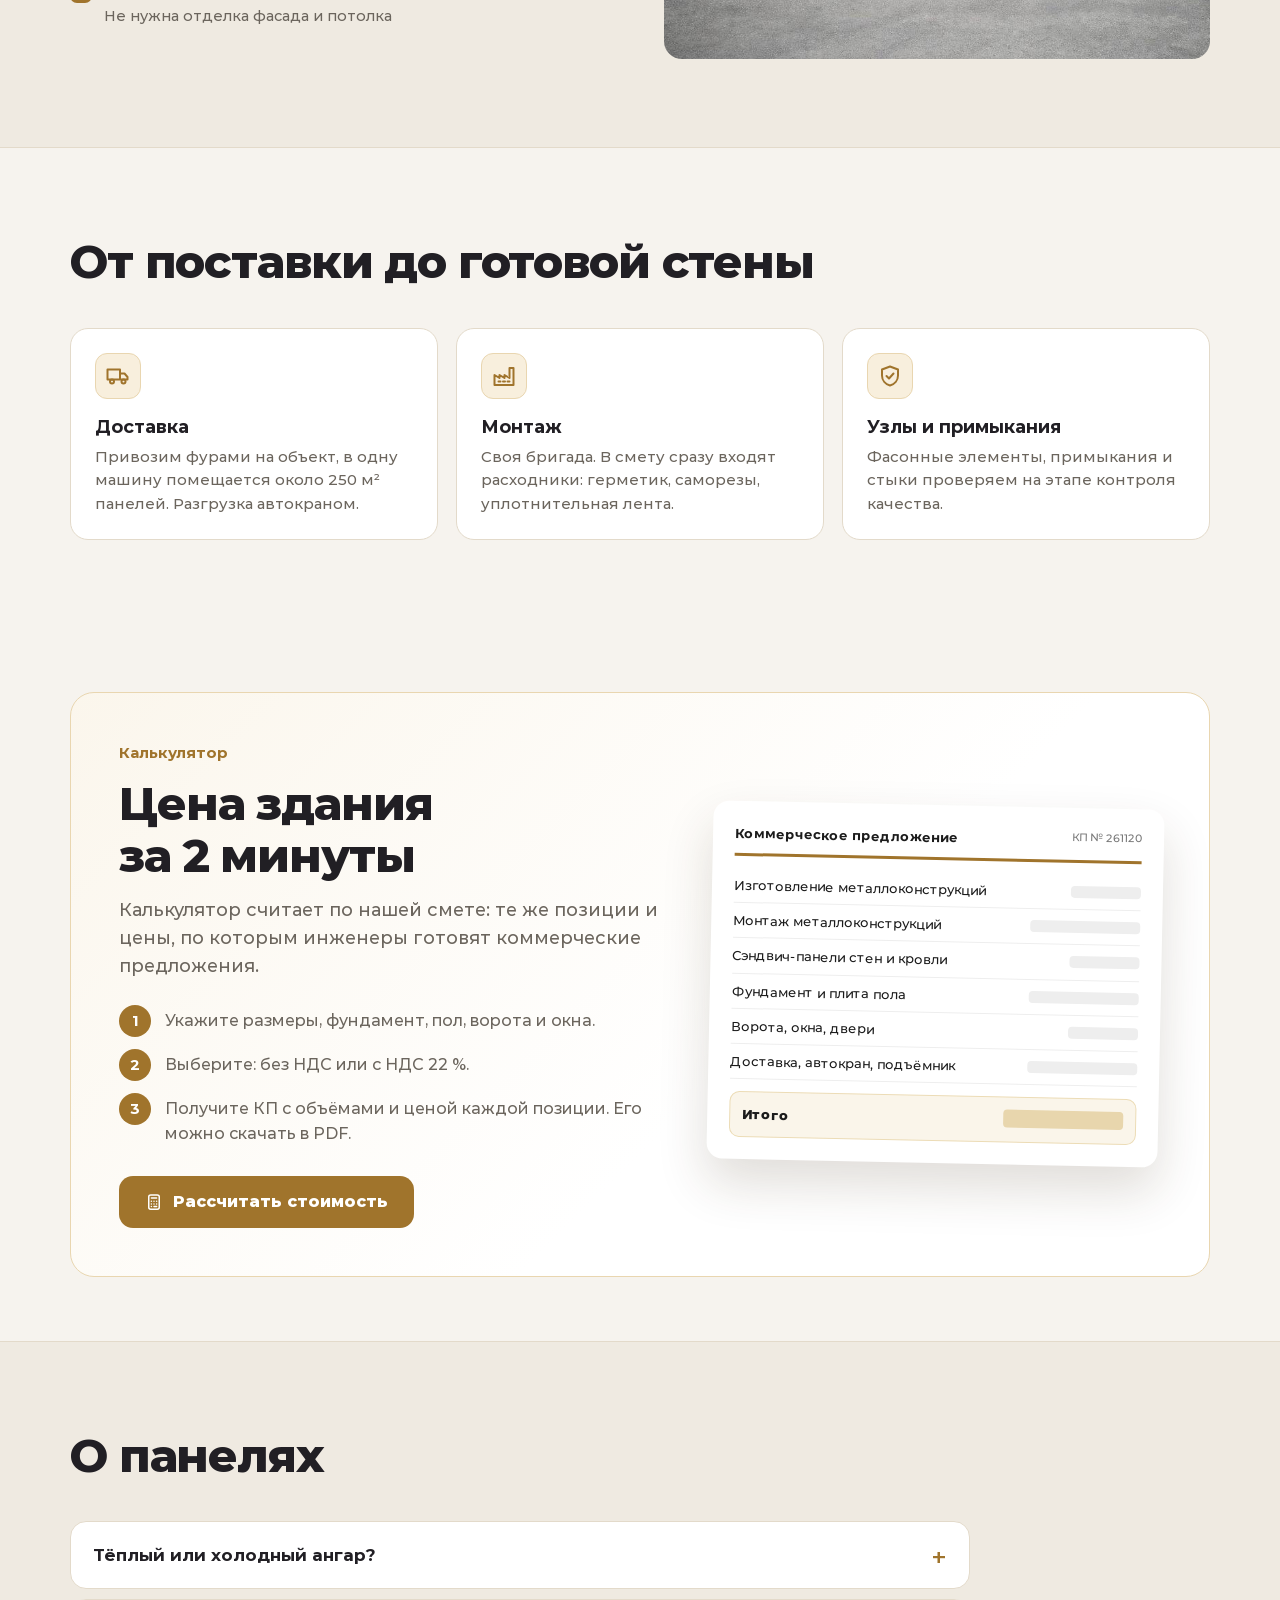
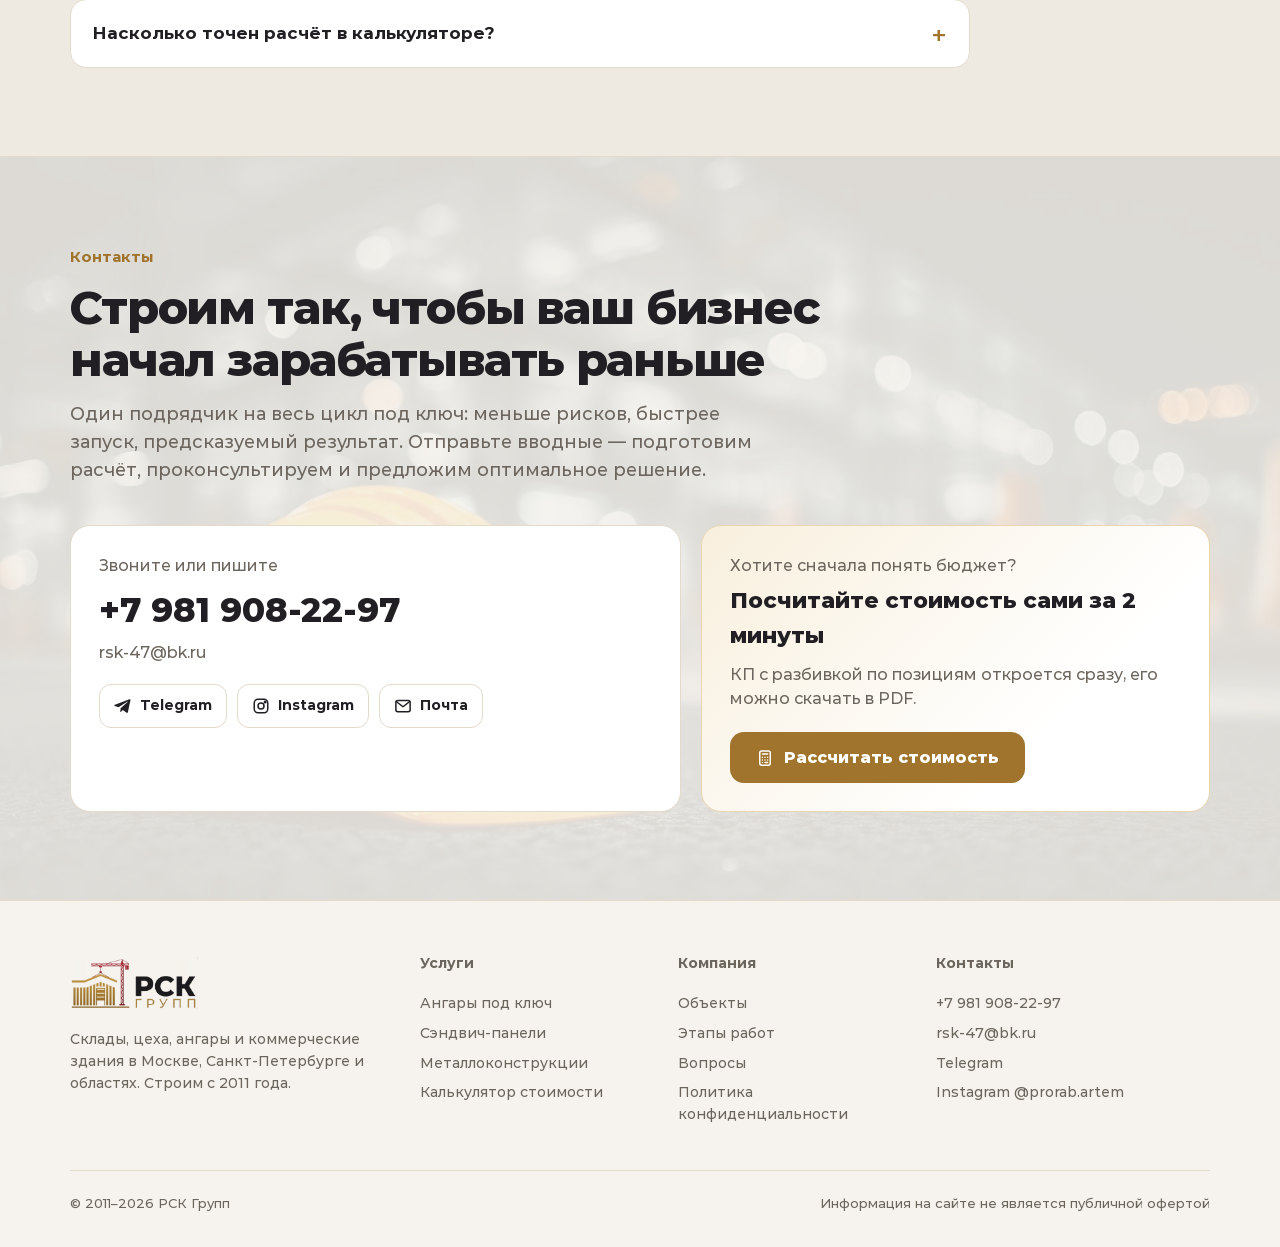
<file: docs/sendvich-paneli/index.html>
<!doctype html>
<html lang="ru">
<head>
<meta charset="utf-8">
<meta name="viewport" content="width=device-width, initial-scale=1">
<title>Сэндвич-панели с минватой: поставка и монтаж — РСК Групп</title>
<meta name="description" content="Стеновые 100–120 мм и кровельные 120–150 мм сэндвич-панели с минватой. Доставка на объект, монтаж своей бригадой. Расчёт онлайн.">
<link rel="canonical" href="https://adamec1213-sketch.github.io/smm-bot/sendvich-paneli/">
<meta property="og:type" content="website">
<meta property="og:title" content="Сэндвич-панели с минватой: поставка и монтаж — РСК Групп">
<meta property="og:description" content="Стеновые 100–120 мм и кровельные 120–150 мм сэндвич-панели с минватой. Доставка на объект, монтаж своей бригадой. Расчёт онлайн.">
<meta property="og:image" content="https://adamec1213-sketch.github.io/smm-bot/assets/img/bc-fasad.jpg">
<meta property="og:url" content="https://adamec1213-sketch.github.io/smm-bot/sendvich-paneli/">
<meta property="og:locale" content="ru_RU">
<meta name="theme-color" content="#0b0b0c">
<link rel="icon" href="../assets/img/favicon-rsk.png">
<link rel="preload" href="../assets/fonts/Montserrat-800.ttf" as="font" type="font/ttf" crossorigin>
<link rel="stylesheet" href="../assets/site.css">
<script type="application/ld+json">{"@context": "https://schema.org", "@type": "GeneralContractor", "name": "РСК Групп", "url": "https://adamec1213-sketch.github.io/smm-bot/", "logo": "https://adamec1213-sketch.github.io/smm-bot/assets/img/logo-rsk-circle.jpg", "image": "https://adamec1213-sketch.github.io/smm-bot/assets/img/hero.jpg", "telephone": "+79819082297", "email": "rsk-47@bk.ru", "foundingDate": "2011", "areaServed": ["Москва", "Московская область", "Санкт-Петербург", "Ленинградская область"], "sameAs": ["https://instagram.com/prorab.artem", "https://t.me/spbpokoleniya"]}</script>
<script type="application/ld+json">{"@context": "https://schema.org", "@type": "BreadcrumbList", "itemListElement": [{"@type": "ListItem", "position": 1, "name": "Главная", "item": "https://adamec1213-sketch.github.io/smm-bot/"}, {"@type": "ListItem", "position": 2, "name": "Сэндвич-панели", "item": "https://adamec1213-sketch.github.io/smm-bot/sendvich-paneli/"}]}</script>
</head>
<body class="has-fab">
<header class="site-head noprint"><div class="in">
  <a class="brand" href="../" aria-label="РСК Групп — на главную"><img class="lockup" src="../assets/img/logo-rsk.png" alt="РСК Групп" width="118" height="48"></a>
  <nav class="nav" aria-label="Основное меню"><a href="../angary/">Ангары под ключ</a><a href="../sendvich-paneli/" aria-current="page">Сэндвич-панели</a><a href="../metallokonstrukcii/">Металлоконструкции</a><a href="../#obekty">Объекты</a><a href="../#kontakty">Контакты</a></nav>
  <a class="head-tel" href="tel:+79819082297">+7 981 908-22-97</a>
  <a class="cta sm cta-head" href="../kp/">Рассчитать стоимость</a>
  <details class="menu"><summary aria-label="Меню"><i></i></summary><div class="drop"><a href="../angary/">Ангары под ключ</a><a href="../sendvich-paneli/">Сэндвич-панели</a><a href="../metallokonstrukcii/">Металлоконструкции</a><a href="../#obekty">Объекты</a><a href="../#kontakty">Контакты</a><a href="tel:+79819082297">+7 981 908-22-97</a><a class="cta" href="../kp/"><svg viewBox="0 0 24 24" fill="none" stroke="currentColor" stroke-width="2" stroke-linecap="round" stroke-linejoin="round"><rect x="5" y="2.5" width="14" height="19" rx="2.5"/><path d="M8.5 6.5h7M8.5 11h.01M12 11h.01M15.5 11h.01M8.5 14.5h.01M12 14.5h.01M15.5 14.5h.01M8.5 18h.01M12 18h3.5"/></svg>Рассчитать стоимость</a></div></details>
</div></header>
<main>

<section class="page-hero">
  <img class="bg" src="../assets/img/bc-fasad.jpg" srcset="../assets/img/bc-fasad-s.jpg 800w, ../assets/img/bc-fasad.jpg 1600w" sizes="100vw" alt="" decoding="async">
  <div class="in">
    <div class="crumbs"><a href="../">Главная</a> / Сэндвич-панели</div>
    <h1>Сэндвич-панели <em>с минватой</em></h1>
    <p class="lead">Стеновые и кровельные панели для складов, цехов и ангаров. Поставим на объект и смонтируем своей бригадой.</p>
    <div style="display:flex;gap:14px;flex-wrap:wrap">
      <a class="cta" href="../kp/?t=panel"><svg viewBox="0 0 24 24" fill="none" stroke="currentColor" stroke-width="2" stroke-linecap="round" stroke-linejoin="round"><rect x="5" y="2.5" width="14" height="19" rx="2.5"/><path d="M8.5 6.5h7M8.5 11h.01M12 11h.01M15.5 11h.01M8.5 14.5h.01M12 14.5h.01M15.5 14.5h.01M8.5 18h.01M12 18h3.5"/></svg>Рассчитать панели</a>
      <a class="cta line" href="tel:+79819082297"><svg viewBox="0 0 24 24" fill="none" stroke="currentColor" stroke-width="2" stroke-linecap="round" stroke-linejoin="round"><path d="M21 16.9v3a2 2 0 0 1-2.2 2 19.8 19.8 0 0 1-8.6-3.1 19.5 19.5 0 0 1-6-6A19.8 19.8 0 0 1 1.1 4.2 2 2 0 0 1 3.1 2h3a2 2 0 0 1 2 1.7c.1.9.4 1.8.7 2.7a2 2 0 0 1-.5 2.1L7 9.8a16 16 0 0 0 6 6l1.3-1.3a2 2 0 0 1 2.1-.4c.9.3 1.8.6 2.7.7a2 2 0 0 1 1.7 2z"/></svg>+7 981 908-22-97</a>
    </div>
  </div>
</section>

<section class="s"><div class="in">
  <div class="head-row"><div><span class="kicker">Что поставляем</span><h2>Панели <em>под задачу</em></h2></div></div>
  <div class="grid3">
    <div class="tile"><div class="ic"><svg viewBox="0 0 24 24" fill="none" stroke="currentColor" stroke-width="2" stroke-linecap="round" stroke-linejoin="round"><path d="M3 5.5h18v4H3zM3 9.5h18v4H3zM3 13.5h18v4H3z"/><path d="M7 5.5v12"/></svg></div><h3>Стеновые</h3><p>Минеральная вата, толщина 100 или 120 мм. Для тёплых складов, цехов и автосервисов.</p></div>
    <div class="tile"><div class="ic"><svg viewBox="0 0 24 24" fill="none" stroke="currentColor" stroke-width="2" stroke-linecap="round" stroke-linejoin="round"><path d="M2.5 9.5 12 4l9.5 5.5M5 8v12.5M19 8v12.5"/></svg></div><h3>Кровельные</h3><p>Минеральная вата, толщина 120 или 150 мм. Считаем вместе с фасонными элементами, водостоком и снегозадержателями.</p></div>
    <div class="tile"><div class="ic"><svg viewBox="0 0 24 24" fill="none" stroke="currentColor" stroke-width="2" stroke-linecap="round" stroke-linejoin="round"><circle cx="12" cy="12" r="3"/><path d="M19.4 15a1.6 1.6 0 0 0 .3 1.8l.1.1a2 2 0 1 1-2.8 2.8l-.1-.1a1.6 1.6 0 0 0-1.8-.3 1.6 1.6 0 0 0-1 1.5V21a2 2 0 0 1-4 0v-.1a1.6 1.6 0 0 0-1-1.5 1.6 1.6 0 0 0-1.8.3l-.1.1a2 2 0 1 1-2.8-2.8l.1-.1a1.6 1.6 0 0 0 .3-1.8 1.6 1.6 0 0 0-1.5-1H3a2 2 0 0 1 0-4h.1a1.6 1.6 0 0 0 1.5-1 1.6 1.6 0 0 0-.3-1.8l-.1-.1a2 2 0 1 1 2.8-2.8l.1.1a1.6 1.6 0 0 0 1.8.3H9a1.6 1.6 0 0 0 1-1.5V3a2 2 0 0 1 4 0v.1a1.6 1.6 0 0 0 1 1.5 1.6 1.6 0 0 0 1.8-.3l.1-.1a2 2 0 1 1 2.8 2.8l-.1.1a1.6 1.6 0 0 0-.3 1.8V9a1.6 1.6 0 0 0 1.5 1H21a2 2 0 0 1 0 4h-.1a1.6 1.6 0 0 0-1.5 1z"/></svg></div><h3>Под заказ</h3><p>Другие толщины, панели PIR и цвет по RAL подберём по запросу.</p></div>
  </div>
</div></section>

<section class="s alt"><div class="in split">
  <div>
    <span class="kicker">Почему минвата</span>
    <h2>Тёплый контур, <em>который не горит</em></h2>
    <p class="sub">Тип здания выбирают по тому, что и кто будет внутри зимой. Если там работают люди или хранится товар, которому нужен плюс, — стены и кровля из сэндвич-панелей с минватой.</p>
    <ul class="checks">
      <li><div>Негорючий утеплитель<span>Важно для склада и производства</span></div></li>
      <li><div>Плюсовая температура зимой<span>Для людей и товара</span></div></li>
      <li><div>Готовая поверхность<span>Не нужна отделка фасада и потолка</span></div></li>
    </ul>
  </div>
  <img class="" src="../assets/img/bc-karkas.jpg" srcset="../assets/img/bc-karkas-s.jpg 800w, ../assets/img/bc-karkas.jpg 1600w" sizes="(max-width:900px) 100vw, 50vw" alt="Монтаж стеновых сэндвич-панелей на каркас" loading="lazy" decoding="async">
</div></section>

<section class="s"><div class="in">
  <div class="head-row"><div><span class="kicker">Поставка и монтаж</span><h2>От поставки <em>до готовой стены</em></h2></div></div>
  <div class="grid3">
    <div class="tile"><div class="ic"><svg viewBox="0 0 24 24" fill="none" stroke="currentColor" stroke-width="2" stroke-linecap="round" stroke-linejoin="round"><path d="M1.5 5.5h12.5v10H1.5zM14 9.5h4.5l3 3.5v2.5H14"/><circle cx="6" cy="17.5" r="2"/><circle cx="17.5" cy="17.5" r="2"/></svg></div><h3>Доставка</h3><p>Привозим фурами на объект, в одну машину помещается около 250 м² панелей. Разгрузка автокраном.</p></div>
    <div class="tile"><div class="ic"><svg viewBox="0 0 24 24" fill="none" stroke="currentColor" stroke-width="2" stroke-linecap="round" stroke-linejoin="round"><path d="M2.5 21V11l5 3V11l5 3V11l5 3V4h4v17z"/><path d="M6.5 17.5h2M11 17.5h2M15.5 17.5h2"/></svg></div><h3>Монтаж</h3><p>Своя бригада. В смету сразу входят расходники: герметик, саморезы, уплотнительная лента.</p></div>
    <div class="tile"><div class="ic"><svg viewBox="0 0 24 24" fill="none" stroke="currentColor" stroke-width="2" stroke-linecap="round" stroke-linejoin="round"><path d="M12 2.5 4 5.5v6c0 5 3.4 8.8 8 10 4.6-1.2 8-5 8-10v-6z"/><path d="m8.5 12 2.5 2.5 4.5-5"/></svg></div><h3>Узлы и примыкания</h3><p>Фасонные элементы, примыкания и стыки проверяем на этапе контроля качества.</p></div>
  </div>
</div></section>


<section class="s tight"><div class="in">
  <div class="promo">
    <div>
      <span class="kicker">Калькулятор</span>
      <h2>Цена здания <em>за 2 минуты</em></h2>
      <p class="sub">Калькулятор считает по нашей смете: те же позиции и цены, по которым инженеры готовят коммерческие предложения.</p>
      <ol>
        <li><b>1</b><span>Укажите размеры, фундамент, пол, ворота и окна.</span></li>
        <li><b>2</b><span>Выберите: без НДС или с НДС 22 %.</span></li>
        <li><b>3</b><span>Получите КП с объёмами и ценой каждой позиции. Его можно скачать в PDF.</span></li>
      </ol>
      <a class="cta" href="../kp/?t=panel"><svg viewBox="0 0 24 24" fill="none" stroke="currentColor" stroke-width="2" stroke-linecap="round" stroke-linejoin="round"><rect x="5" y="2.5" width="14" height="19" rx="2.5"/><path d="M8.5 6.5h7M8.5 11h.01M12 11h.01M15.5 11h.01M8.5 14.5h.01M12 14.5h.01M15.5 14.5h.01M8.5 18h.01M12 18h3.5"/></svg>Рассчитать стоимость</a>
    </div>
    <div class="kp-mock" aria-hidden="true">
      <div class="h">Коммерческое предложение <small>КП № 261120</small></div>
      <div class="r"><span>Изготовление металлоконструкций</span><i></i></div>
      <div class="r"><span>Монтаж металлоконструкций</span><i class="w"></i></div>
      <div class="r"><span>Сэндвич-панели стен и кровли</span><i></i></div>
      <div class="r"><span>Фундамент и плита пола</span><i class="w"></i></div>
      <div class="r"><span>Ворота, окна, двери</span><i></i></div>
      <div class="r"><span>Доставка, автокран, подъёмник</span><i class="w"></i></div>
      <div class="t"><span>Итого</span><i></i></div>
    </div>
  </div>
</div></section>

<section class="s alt"><div class="in">
  <div class="head-row"><div><span class="kicker">Вопросы</span><h2>О панелях</h2></div></div>
  <div class="faq"><details><summary>Тёплый или холодный ангар?</summary><div class="a"><p>Тип выбирают по тому, что и кто будет внутри зимой. Если там работают люди или хранится товар, которому нужен плюс, — тёплый: металлокаркас и сэндвич-панели с минватой. Минвата не горит, это важно для склада и производства.</p><p>Холодный (каркас и профлист без утепления) подходит для хранения техники или стройматериалов, где мороз не страшен.</p></div></details><details><summary>Насколько точен расчёт в калькуляторе?</summary><div class="a"><p>Калькулятор считает по той же смете, по которой инженеры готовят КП: металл, панели, фундамент, пол, техника, доставка. Это предварительный расчёт по введённым параметрам. Окончательную цену фиксируем в договоре после уточнения ТЗ, геологии и участка.</p></div></details></div>
</div></section>

<section class="s final" id="kontakty">
  <img class="bgimg" src="../assets/img/kaska.jpg" srcset="../assets/img/kaska-s.jpg 800w, ../assets/img/kaska.jpg 1600w" sizes="100vw" alt="" loading="lazy" decoding="async">
  <div class="in">
    <span class="kicker">Контакты</span>
    <h2>Строим так, чтобы ваш бизнес <em>начал зарабатывать раньше</em></h2>
    <p class="sub">Один подрядчик на весь цикл под ключ: меньше рисков, быстрее запуск, предсказуемый результат. Отправьте вводные — подготовим расчёт, проконсультируем и предложим оптимальное решение.</p>
    <div class="contacts">
      <div class="cbox">
        <p>Звоните или пишите</p>
        <a class="big" href="tel:+79819082297">+7 981 908-22-97</a>
        <p><a href="mailto:rsk-47@bk.ru" style="text-decoration:none">rsk-47@bk.ru</a></p>
        <div class="links">
          <a class="chip" href="https://t.me/spbpokoleniya" target="_blank" rel="noopener"><svg viewBox="0 0 24 24" fill="currentColor"><path d="M21.9 4.3 18.6 20c-.2 1.1-.9 1.4-1.8.9l-5-3.7-2.4 2.3c-.3.3-.5.5-1 .5l.4-5.1 9.3-8.4c.4-.4-.1-.6-.6-.2L6 13.5l-4.9-1.5c-1.1-.3-1.1-1.1.2-1.6L20.5 3c.9-.3 1.7.2 1.4 1.3z"/></svg>Telegram</a>
          <a class="chip" href="https://instagram.com/prorab.artem" target="_blank" rel="noopener"><svg viewBox="0 0 24 24" fill="none" stroke="currentColor" stroke-width="2"><rect x="3" y="3" width="18" height="18" rx="5"/><circle cx="12" cy="12" r="4"/><circle cx="17.5" cy="6.5" r="1" fill="currentColor"/></svg>Instagram</a>
          <a class="chip" href="mailto:rsk-47@bk.ru"><svg viewBox="0 0 24 24" fill="none" stroke="currentColor" stroke-width="2" stroke-linecap="round" stroke-linejoin="round"><rect x="2.5" y="4.5" width="19" height="15" rx="2.5"/><path d="m3 6 9 7 9-7"/></svg>Почта</a>
        </div>
      </div>
      <div class="cbox" style="background:linear-gradient(135deg,#F8EFDD,#FFFFFF 70%);border-color:#E9D6B0">
        <p>Хотите сначала понять бюджет?</p>
        <div style="font-size:22px;font-weight:800;margin:6px 0 10px">Посчитайте стоимость сами за 2 минуты</div>
        <p style="margin-bottom:20px">КП с разбивкой по позициям откроется сразу, его можно скачать в PDF.</p>
        <a class="cta" href="../kp/?t=panel"><svg viewBox="0 0 24 24" fill="none" stroke="currentColor" stroke-width="2" stroke-linecap="round" stroke-linejoin="round"><rect x="5" y="2.5" width="14" height="19" rx="2.5"/><path d="M8.5 6.5h7M8.5 11h.01M12 11h.01M15.5 11h.01M8.5 14.5h.01M12 14.5h.01M15.5 14.5h.01M8.5 18h.01M12 18h3.5"/></svg>Рассчитать стоимость</a>
      </div>
    </div>
  </div>
</section>
</main>
<footer class="site-foot noprint"><div class="in">
  <div class="cols">
    <div><a class="brand" href="../" aria-label="РСК Групп — на главную"><img class="lockup" src="../assets/img/logo-rsk.png" alt="РСК Групп" width="128" height="52"></a>
      <p style="margin-top:16px">Склады, цеха, ангары и коммерческие здания в Москве, Санкт-Петербурге и областях. Строим с 2011 года.</p></div>
    <div><h4>Услуги</h4><a href="../angary/">Ангары под ключ</a><a href="../sendvich-paneli/">Сэндвич-панели</a><a href="../metallokonstrukcii/">Металлоконструкции</a><a href="../kp/">Калькулятор стоимости</a></div>
    <div><h4>Компания</h4><a href="../#obekty">Объекты</a><a href="../#etapy">Этапы работ</a><a href="../#voprosy">Вопросы</a><a href="../politika/">Политика конфиденциальности</a></div>
    <div><h4>Контакты</h4><a href="tel:+79819082297">+7 981 908-22-97</a><a href="mailto:rsk-47@bk.ru">rsk-47@bk.ru</a><a href="https://t.me/spbpokoleniya" target="_blank" rel="noopener">Telegram</a><a href="https://instagram.com/prorab.artem" target="_blank" rel="noopener">Instagram @prorab.artem</a></div>
  </div>
  <div class="bottom"><span>© 2011–2026 РСК Групп</span><span>Информация на сайте не является публичной офертой</span></div>
</div></footer>
<div class="fab"><a class="cta" href="../kp/?t=panel"><svg viewBox="0 0 24 24" fill="none" stroke="currentColor" stroke-width="2" stroke-linecap="round" stroke-linejoin="round"><rect x="5" y="2.5" width="14" height="19" rx="2.5"/><path d="M8.5 6.5h7M8.5 11h.01M12 11h.01M15.5 11h.01M8.5 14.5h.01M12 14.5h.01M15.5 14.5h.01M8.5 18h.01M12 18h3.5"/></svg>Рассчитать стоимость</a><a class="cta tel" href="tel:+79819082297" aria-label="Позвонить"><svg viewBox="0 0 24 24" fill="none" stroke="currentColor" stroke-width="2" stroke-linecap="round" stroke-linejoin="round"><path d="M21 16.9v3a2 2 0 0 1-2.2 2 19.8 19.8 0 0 1-8.6-3.1 19.5 19.5 0 0 1-6-6A19.8 19.8 0 0 1 1.1 4.2 2 2 0 0 1 3.1 2h3a2 2 0 0 1 2 1.7c.1.9.4 1.8.7 2.7a2 2 0 0 1-.5 2.1L7 9.8a16 16 0 0 0 6 6l1.3-1.3a2 2 0 0 1 2.1-.4c.9.3 1.8.6 2.7.7a2 2 0 0 1 1.7 2z"/></svg></a></div>

</body>
</html>
</file>
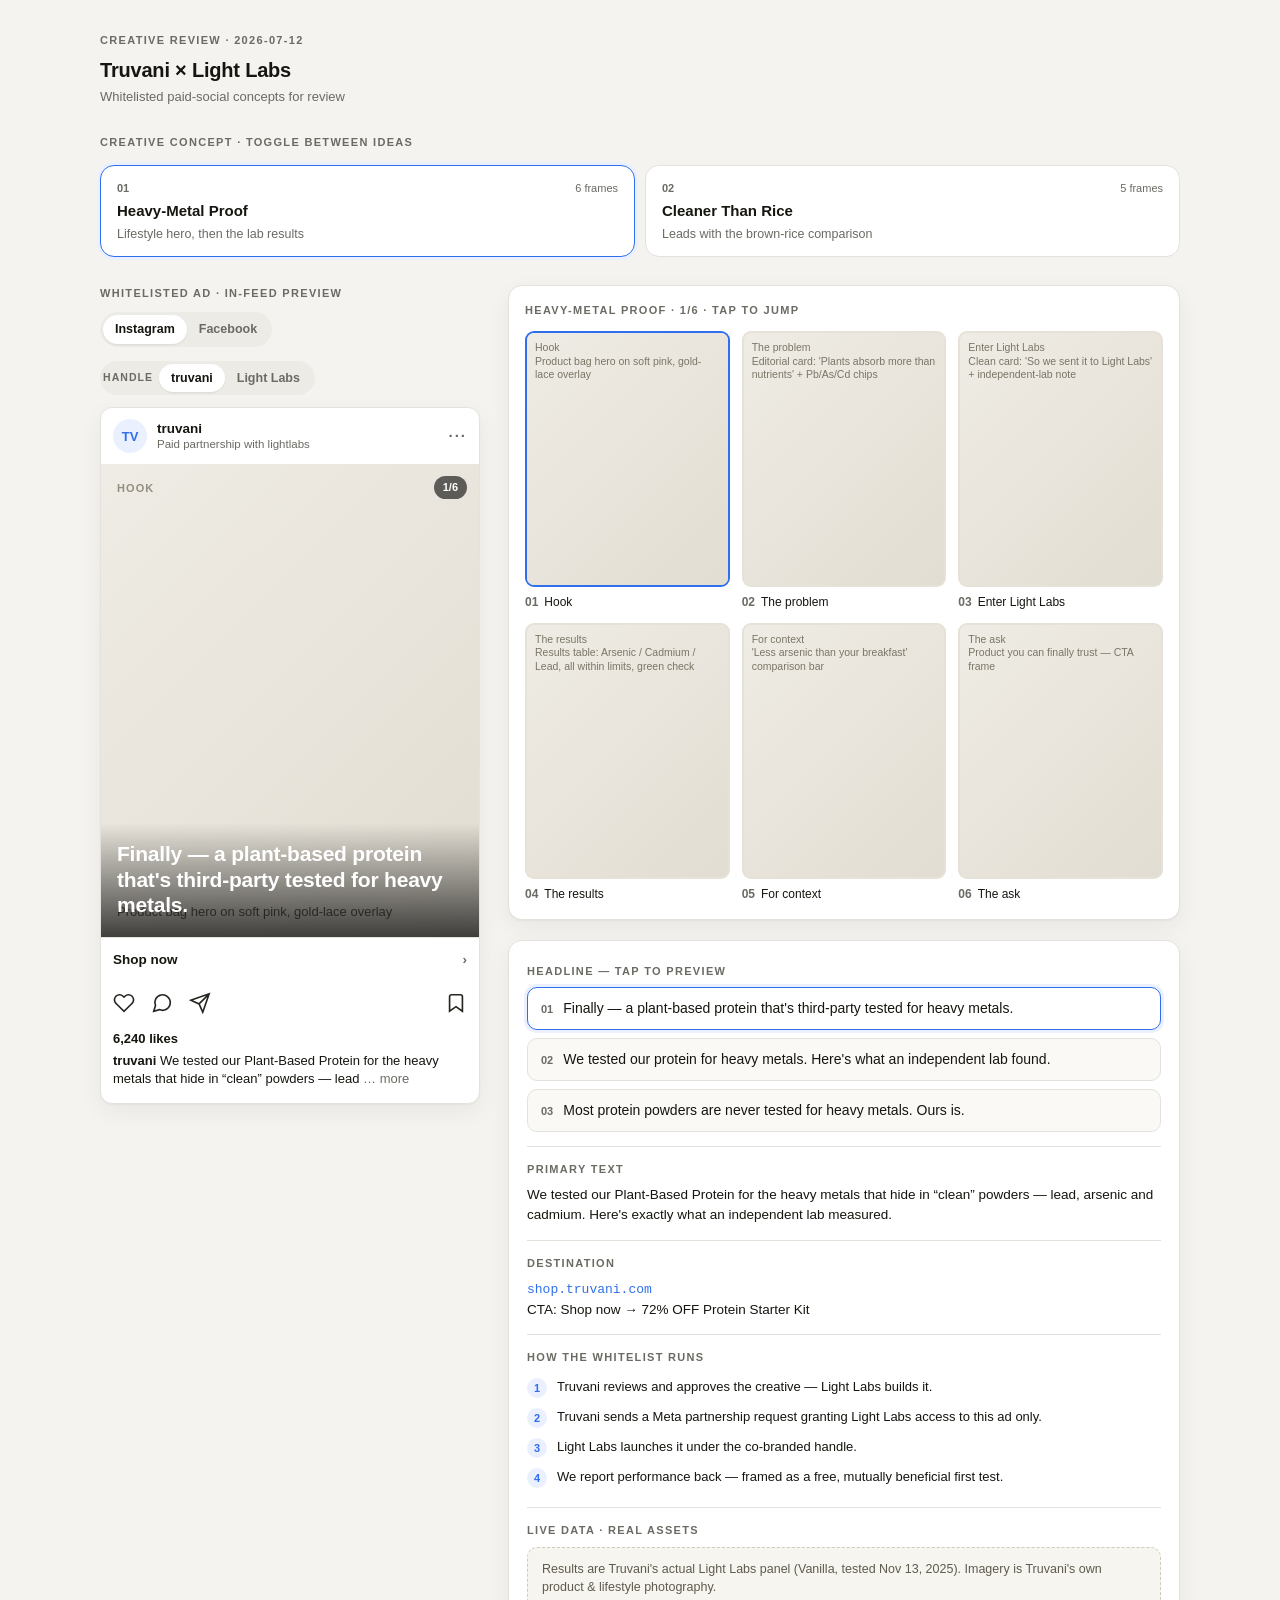
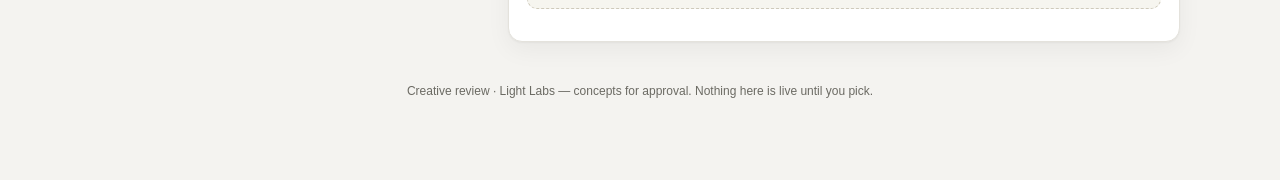
<file: .claude/skills/ad-creative/assets/creative-review-template.html>
<!DOCTYPE html>
<!--
  Creative Review Page — a shareable ad-creative approval artifact.

  HOW TO USE (agents): replace the JSON inside <script id="review-data"> below
  with the real project. Everything else renders from it. The file is
  self-contained — no build, no network, no dependencies. Open it in a browser,
  host it on any static host (Vercel/Netlify/GitHub Pages), or hand off the
  single .html file.

  THE DATA BLOCK IS JSON, NOT JAVASCRIPT:
    - double-quoted keys and strings, no comments, no trailing commas
    - it is inert data (parsed with JSON.parse), so a value can never execute
    - SECURITY: escape every literal "<" in your text values as \u003c so a
      value like "</script>" can never break out of the tag. All values are
      also HTML-escaped again at render time.

  DATA SHAPE — see references/creative-review-page.md for the annotated spec.
  Images: each frame's "image" may be a local path/file URL or a data URI.
  Remote and protocol-relative URLs are blocked; package images with the page.
  If omitted (or the file is missing), a placeholder shows the frame label +
  the image prompt — use this for concepts not yet rendered to image.
-->
<html lang="en">
<head>
<meta charset="utf-8" />
<meta name="viewport" content="width=device-width, initial-scale=1" />
<title>Creative Review</title>
<style>
  :root {
    --bg: #f4f3f0; --card: #ffffff; --ink: #16150f; --muted: #6b6a63;
    --line: #e4e2dc; --accent: #2f6fed; --accent-soft: #eaf0fe;
    --radius: 14px; --shadow: 0 1px 2px rgba(0,0,0,.04), 0 8px 24px rgba(0,0,0,.05);
  }
  * { box-sizing: border-box; }
  body { margin: 0; background: var(--bg); color: var(--ink);
    font: 15px/1.5 -apple-system, BlinkMacSystemFont, "Segoe UI", Roboto, Helvetica, Arial, sans-serif;
    -webkit-font-smoothing: antialiased; }
  .wrap { max-width: 1120px; margin: 0 auto; padding: 32px 20px 80px; }
  .eyebrow { font-size: 11px; font-weight: 700; letter-spacing: .12em; text-transform: uppercase; color: var(--muted); }
  a { color: var(--accent); }

  header.project { margin-bottom: 28px; }
  header.project h1 { font-size: 20px; margin: 6px 0 2px; letter-spacing: -.01em; }
  header.project .sub { color: var(--muted); font-size: 13px; }

  .concepts { display: grid; grid-template-columns: repeat(auto-fit, minmax(210px, 1fr)); gap: 10px; margin: 14px 0 28px; }
  .concept { text-align: left; background: var(--card); border: 1.5px solid var(--line); border-radius: var(--radius);
    padding: 14px 16px; cursor: pointer; transition: border-color .12s, box-shadow .12s; font: inherit; color: inherit; }
  .concept:hover { border-color: #cfcdc6; }
  .concept[aria-pressed="true"] { border-color: var(--accent); box-shadow: 0 0 0 3px var(--accent-soft); background: #fff; }
  .concept .row1 { display: flex; align-items: baseline; justify-content: space-between; gap: 8px; }
  .concept .num { font-size: 11px; font-weight: 700; color: var(--muted); }
  .concept .frames { font-size: 11px; color: var(--muted); }
  .concept .name { font-weight: 650; font-size: 15px; margin: 4px 0 3px; }
  .concept .tag { font-size: 12.5px; color: var(--muted); line-height: 1.35; }

  .grid { display: grid; grid-template-columns: minmax(0, 380px) minmax(0, 1fr); gap: 28px; align-items: start; }
  @media (max-width: 860px) { .grid { grid-template-columns: 1fr; } }
  .col-label { margin-bottom: 10px; }

  .toggles { display: flex; flex-wrap: wrap; gap: 14px; margin-bottom: 12px; }
  .seg { display: inline-flex; background: #ecebe6; border-radius: 999px; padding: 3px; }
  .seg button { border: 0; background: transparent; font: inherit; font-size: 12.5px; font-weight: 600; color: var(--muted);
    padding: 5px 12px; border-radius: 999px; cursor: pointer; }
  .seg button[aria-pressed="true"] { background: #fff; color: var(--ink); box-shadow: 0 1px 2px rgba(0,0,0,.08); }
  .seg .lbl { align-self: center; font-size: 10.5px; font-weight: 700; letter-spacing: .1em; text-transform: uppercase; color: var(--muted); margin-right: 6px; }

  .post { background: var(--card); border: 1px solid var(--line); border-radius: 12px; overflow: hidden; box-shadow: var(--shadow); }
  .post .top { display: flex; align-items: center; gap: 10px; padding: 11px 12px; }
  .post .avatar { width: 34px; height: 34px; border-radius: 50%; background: var(--accent-soft); color: var(--accent);
    display: grid; place-items: center; font-weight: 700; font-size: 13px; overflow: hidden; flex: none; }
  .post .avatar img { width: 100%; height: 100%; object-fit: cover; }
  .post .who { line-height: 1.2; }
  .post .who .name { font-weight: 650; font-size: 13.5px; }
  .post .who .partner { font-size: 11.5px; color: var(--muted); }
  .post .dots { margin-left: auto; color: var(--muted); font-weight: 700; letter-spacing: 2px; }
  .frame { position: relative; aspect-ratio: 4/5; background: #ded9d0; display: grid; }
  .frame img { width: 100%; height: 100%; object-fit: cover; grid-area: 1/1; z-index: 1; }
  .frame .ph { grid-area: 1/1; display: flex; flex-direction: column; justify-content: space-between; padding: 16px;
    background: linear-gradient(135deg,#efece5,#e2ddd2); }
  .frame .ph .plabel { font-size: 11px; font-weight: 700; letter-spacing: .1em; text-transform: uppercase; color: #948e80; }
  .frame .ph .pprompt { font-size: 13px; color: #5f5a4e; line-height: 1.4; }
  .frame .badge { position: absolute; top: 12px; left: 12px; z-index: 2; background: rgba(255,255,255,.92);
    font-size: 11.5px; font-weight: 600; padding: 5px 10px; border-radius: 999px; display: flex; align-items: center; gap: 5px; }
  .frame .counter { position: absolute; top: 12px; right: 12px; z-index: 2; background: rgba(0,0,0,.6); color: #fff; font-size: 11px;
    font-weight: 600; padding: 3px 9px; border-radius: 999px; }
  .frame .headline { position: absolute; left: 0; right: 0; bottom: 0; z-index: 2; padding: 18px 16px 20px; color: #fff;
    font-size: 21px; font-weight: 700; line-height: 1.2; letter-spacing: -.01em;
    background: linear-gradient(to top, rgba(0,0,0,.72), rgba(0,0,0,0)); }
  .frame .headline.light { color: var(--ink); background: linear-gradient(to top, rgba(255,255,255,.85), rgba(255,255,255,0)); }

  /* Instagram chrome */
  .ig-cta { display: flex; align-items: center; justify-content: space-between; padding: 12px; border-top: 1px solid var(--line);
    font-weight: 600; font-size: 13.5px; }
  .ig-cta .chev { color: var(--muted); }
  .ig-actions { display: flex; gap: 16px; padding: 10px 12px 2px; color: #26251f; }
  .ig-actions svg { width: 22px; height: 22px; }
  .ig-actions .save { margin-left: auto; }
  .likes { padding: 6px 12px 2px; font-weight: 650; font-size: 13px; }
  .caption { padding: 2px 12px 14px; font-size: 13px; line-height: 1.4; }
  .caption .h { font-weight: 650; }
  .caption .more { color: var(--muted); }

  /* Facebook chrome — link card below image + text actions */
  .fb-card { display: flex; align-items: center; gap: 12px; padding: 12px; background: #f3f4f6; border-top: 1px solid var(--line); }
  .fb-card .meta { min-width: 0; flex: 1; }
  .fb-card .dom { font-size: 11px; letter-spacing: .04em; text-transform: uppercase; color: var(--muted); }
  .fb-card .hl { font-size: 14px; font-weight: 650; line-height: 1.25; margin-top: 2px; overflow: hidden; }
  .fb-card .btn { flex: none; background: #e4e6eb; color: #050505; font-weight: 650; font-size: 12.5px; padding: 8px 14px; border-radius: 7px; }
  .fb-actions { display: flex; padding: 4px 12px; border-top: 1px solid var(--line); }
  .fb-actions span { flex: 1; text-align: center; padding: 8px 0; font-size: 13px; font-weight: 600; color: var(--muted); }

  .board { background: var(--card); border: 1px solid var(--line); border-radius: var(--radius); padding: 16px; box-shadow: var(--shadow); margin-bottom: 20px; }
  .board .frames-grid { display: grid; grid-template-columns: repeat(3, 1fr); gap: 12px; margin-top: 12px; }
  @media (max-width: 480px) { .board .frames-grid { grid-template-columns: repeat(2, 1fr); } }
  .thumb { border: 0; background: transparent; padding: 0; cursor: pointer; text-align: left; font: inherit; color: inherit; }
  .thumb .box { aspect-ratio: 4/5; border-radius: 9px; overflow: hidden; border: 2px solid transparent; background: #e7e2d8;
    display: grid; transition: border-color .12s; }
  .thumb[aria-current="true"] .box { border-color: var(--accent); }
  .thumb .box img { width: 100%; height: 100%; object-fit: cover; grid-area: 1/1; z-index: 1; }
  .thumb .box .mini { grid-area: 1/1; padding: 8px; font-size: 10.5px; color: #7a7566; line-height: 1.3;
    background: linear-gradient(135deg,#efece5,#e2ddd2); overflow: hidden; }
  .thumb .cap { margin-top: 6px; font-size: 12px; }
  .thumb .cap .n { color: var(--muted); font-weight: 700; margin-right: 6px; }

  .copy { background: var(--card); border: 1px solid var(--line); border-radius: var(--radius); padding: 18px; box-shadow: var(--shadow); }
  .copy .block { padding: 14px 0; border-top: 1px solid var(--line); }
  .copy .block:first-of-type { border-top: 0; padding-top: 4px; }
  .headline-opt { display: flex; gap: 10px; align-items: flex-start; width: 100%; text-align: left; font: inherit; color: inherit;
    background: #faf9f6; border: 1.5px solid var(--line); border-radius: 10px; padding: 11px 13px; cursor: pointer; margin-top: 8px; }
  .headline-opt[aria-pressed="true"] { border-color: var(--accent); background: #fff; box-shadow: 0 0 0 3px var(--accent-soft); }
  .headline-opt .n { font-size: 11px; font-weight: 700; color: var(--muted); margin-top: 2px; }
  .headline-opt .t { font-size: 14px; line-height: 1.35; }
  .kv { font-size: 13.5px; line-height: 1.5; }
  .kv .dest { color: var(--accent); font-family: ui-monospace, SFMono-Regular, Menlo, monospace; font-size: 13px; }
  .steps { margin: 8px 0 0; padding: 0; list-style: none; }
  .steps li { display: flex; gap: 10px; padding: 5px 0; font-size: 13px; line-height: 1.4; }
  .steps li .i { flex: none; width: 20px; height: 20px; border-radius: 50%; background: var(--accent-soft); color: var(--accent);
    display: grid; place-items: center; font-size: 11px; font-weight: 700; }
  .grounding { background: #f6f5ef; border: 1px dashed #cfcabb; border-radius: 10px; padding: 12px 14px; font-size: 12.5px; color: #5f5a4e; line-height: 1.45; margin-top: 8px; }
  .err { background: #fbeaea; border: 1px solid #e6b7b7; color: #8a2b2b; border-radius: 10px; padding: 14px 16px; font-size: 13px; }
  footer { margin-top: 40px; text-align: center; font-size: 12px; color: var(--muted); }
</style>
</head>
<body>

<!-- DATA — replace this JSON with your project (see the comment at the top of the file). -->
<script type="application/json" id="review-data">
{
  "project": {
    "brand": "Truvani",
    "agency": "Light Labs",
    "date": "2026-07-12",
    "note": "Whitelisted paid-social concepts for review"
  },
  "platforms": ["instagram", "facebook"],
  "concepts": [
    {
      "name": "Heavy-Metal Proof",
      "tagline": "Lifestyle hero, then the lab results",
      "handles": [
        { "name": "truvani", "partner": "Paid partnership with lightlabs", "initials": "TV" },
        { "name": "Light Labs", "partner": "Paid partnership with truvani", "initials": "LL" }
      ],
      "frames": [
        { "label": "Hook", "prompt": "Product bag hero on soft pink, gold-lace overlay", "headline": "Finally — a plant-based protein that's third-party tested for heavy metals.", "headlineTheme": "dark" },
        { "label": "The problem", "prompt": "Editorial card: 'Plants absorb more than nutrients' + Pb/As/Cd chips" },
        { "label": "Enter Light Labs", "prompt": "Clean card: 'So we sent it to Light Labs' + independent-lab note" },
        { "label": "The results", "prompt": "Results table: Arsenic / Cadmium / Lead, all within limits, green check" },
        { "label": "For context", "prompt": "'Less arsenic than your breakfast' comparison bar" },
        { "label": "The ask", "prompt": "Product you can finally trust — CTA frame", "headline": "Protein you can finally trust." }
      ],
      "headlines": [
        "Finally — a plant-based protein that's third-party tested for heavy metals.",
        "We tested our protein for heavy metals. Here's what an independent lab found.",
        "Most protein powders are never tested for heavy metals. Ours is."
      ],
      "likes": "6,240",
      "primaryText": "We tested our Plant-Based Protein for the heavy metals that hide in “clean” powders — lead, arsenic and cadmium. Here's exactly what an independent lab measured.",
      "destination": { "url": "shop.truvani.com", "cta": "Shop now", "offer": "72% OFF Protein Starter Kit" },
      "rollout": {
        "title": "How the whitelist runs",
        "steps": [
          "Truvani reviews and approves the creative — Light Labs builds it.",
          "Truvani sends a Meta partnership request granting Light Labs access to this ad only.",
          "Light Labs launches it under the co-branded handle.",
          "We report performance back — framed as a free, mutually beneficial first test."
        ]
      },
      "grounding": "Results are Truvani's actual Light Labs panel (Vanilla, tested Nov 13, 2025). Imagery is Truvani's own product & lifestyle photography."
    },
    {
      "name": "Cleaner Than Rice",
      "tagline": "Leads with the brown-rice comparison",
      "frames": [
        { "label": "Hook", "prompt": "Split visual: brown rice vs protein scoop", "headline": "Your “clean” brown rice protein? Test it.", "headlineTheme": "dark" },
        { "label": "The claim", "prompt": "Stat card comparing arsenic levels" },
        { "label": "The proof", "prompt": "Light Labs results table" },
        { "label": "The context", "prompt": "What the numbers mean, plainly" },
        { "label": "The ask", "prompt": "Starter-kit offer frame", "headline": "Trust the label. Then trust the test." }
      ],
      "headlines": [
        "Your “clean” brown rice protein? Test it.",
        "Brown rice protein is often the worst offender for arsenic. We checked ours.",
        "“Plant-based” doesn't mean “clean.” We have the lab panel to prove ours is."
      ],
      "primaryText": "Brown-rice protein is one of the most common sources of dietary arsenic. So we sent ours to an independent lab. Here's the panel.",
      "destination": { "url": "shop.truvani.com", "cta": "Shop now", "offer": "72% OFF Protein Starter Kit" },
      "grounding": "Comparison figures are from Truvani's Light Labs panel and published dietary-arsenic ranges. No competitor is named."
    }
  ]
}
</script>

<div class="wrap">
  <header class="project" id="project"></header>
  <div class="eyebrow">Creative concept · toggle between ideas</div>
  <div class="concepts" id="concepts"></div>
  <div class="grid">
    <section>
      <div class="eyebrow col-label" id="preview-label">In-feed preview</div>
      <div class="toggles" id="toggles"></div>
      <div class="post" id="post"></div>
    </section>
    <section>
      <div class="board">
        <div class="eyebrow" id="board-label">Storyboard · tap to jump</div>
        <div class="frames-grid" id="frames-grid"></div>
      </div>
      <div class="copy" id="copy"></div>
    </section>
  </div>
  <footer id="footer"></footer>
</div>

<script>
/* ============================================================================
   RENDER — generic; no need to edit when swapping the DATA JSON above.
   ========================================================================== */
const esc = (s) => String(s == null ? "" : s).replace(/[&<>"']/g, c => (
  { "&": "&amp;", "<": "&lt;", ">": "&gt;", '"': "&quot;", "'": "&#39;" }[c]));
const PLATFORMS = { instagram: "Instagram", facebook: "Facebook" };

let DATA;
try {
  DATA = JSON.parse(document.getElementById("review-data").textContent);
} catch (e) {
  document.querySelector(".wrap").innerHTML =
    '<div class="err"><b>Couldn\'t read the review data.</b><br/>The <code>#review-data</code> block must be valid JSON — double-quoted keys and strings, no comments, no trailing commas. Parser said: ' + esc(e.message) + '</div>';
  throw e;
}

function invalid(msg) {
  document.querySelector(".wrap").innerHTML =
    '<div class="err"><b>The review data is missing something.</b><br/>' + esc(msg) + '</div>';
  throw new Error(msg);
}
if (!DATA || !Array.isArray(DATA.concepts) || !DATA.concepts.length)
  invalid('"concepts" must be a non-empty array.');
DATA.concepts.forEach((c, i) => {
  if (!c || typeof c !== "object") invalid(`concepts[${i}] must be an object.`);
  if (!Array.isArray(c.frames) || !c.frames.length) invalid(`concepts[${i}].frames must be a non-empty array.`);
});

const state = { concept: 0, frame: 0, platform: null, handle: 0, headline: 0 };
const concept = () => DATA.concepts[state.concept];

// platforms restricted to the ones we can render; default to first valid
const platformList = () => (DATA.platforms || ["instagram"]).filter(p => PLATFORMS[p]);
state.platform = platformList()[0] || "instagram";

const heart = '<svg viewBox="0 0 24 24" fill="none" stroke="currentColor" stroke-width="1.8"><path d="M20.8 4.6a5.5 5.5 0 0 0-7.8 0L12 5.6l-1-1a5.5 5.5 0 1 0-7.8 7.8l1 1L12 21l7.8-7.6 1-1a5.5 5.5 0 0 0 0-7.8z"/></svg>';
const comment = '<svg viewBox="0 0 24 24" fill="none" stroke="currentColor" stroke-width="1.8"><path d="M21 11.5a8.4 8.4 0 0 1-11.8 7.7L3 21l1.9-6.2A8.4 8.4 0 1 1 21 11.5z"/></svg>';
const share = '<svg viewBox="0 0 24 24" fill="none" stroke="currentColor" stroke-width="1.8"><path d="M22 2 11 13M22 2l-7 20-4-9-9-4 20-7z"/></svg>';
const bookmark = '<svg viewBox="0 0 24 24" fill="none" stroke="currentColor" stroke-width="1.8"><path d="M19 21l-7-5-7 5V5a2 2 0 0 1 2-2h10a2 2 0 0 1 2 2z"/></svg>';

function renderProject() {
  const p = DATA.project || {};
  const line = [p.brand, p.agency && `× ${p.agency}`].filter(Boolean).join(" ");
  document.getElementById("project").innerHTML =
    `<div class="eyebrow">Creative review${p.date ? " · " + esc(p.date) : ""}</div>
     <h1>${esc(line || "Ad creative")}</h1>${p.note ? `<div class="sub">${esc(p.note)}</div>` : ""}`;
  document.getElementById("footer").innerHTML =
    `Creative review${p.agency ? " · " + esc(p.agency) : ""} — concepts for approval. Nothing here is live until you pick.`;
}

function renderConcepts() {
  document.getElementById("concepts").innerHTML = DATA.concepts.map((c, i) => `
    <button class="concept" aria-pressed="${i === state.concept}" data-i="${i}">
      <div class="row1"><span class="num">${String(i + 1).padStart(2, "0")}</span>
        <span class="frames">${c.frames.length} frame${c.frames.length === 1 ? "" : "s"}</span></div>
      <div class="name">${esc(c.name)}</div>
      <div class="tag">${esc(c.tagline || "")}</div>
    </button>`).join("");
  document.querySelectorAll(".concept").forEach(b =>
    b.onclick = () => { state.concept = +b.dataset.i; state.frame = 0; state.handle = 0; state.headline = 0; renderAll(); });
}

function handles() {
  return concept().handles || [{
    name: DATA.project?.brand || "brand",
    partner: DATA.project?.agency ? "Paid partnership with " + DATA.project.agency.toLowerCase() : "Sponsored",
    initials: (DATA.project?.brand || "AD").slice(0, 2).toUpperCase()
  }];
}

function renderToggles() {
  const plats = platformList(), hs = handles();
  let html = "";
  if (plats.length > 1) {
    html += `<div class="seg" role="group">${plats.map(p =>
      `<button data-plat="${esc(p)}" aria-pressed="${p === state.platform}">${esc(PLATFORMS[p])}</button>`).join("")}</div>`;
  }
  if (hs.length > 1) {
    html += `<div class="seg" role="group"><span class="lbl">Handle</span>${hs.map((h, i) =>
      `<button data-handle="${i}" aria-pressed="${i === state.handle}">${esc(h.name)}</button>`).join("")}</div>`;
  }
  const el = document.getElementById("toggles");
  el.innerHTML = html;
  el.querySelectorAll("[data-plat]").forEach(b => b.onclick = () => { state.platform = b.dataset.plat; renderToggles(); renderPost(); });
  el.querySelectorAll("[data-handle]").forEach(b => b.onclick = () => { state.handle = +b.dataset.handle; renderToggles(); renderPost(); });
  document.getElementById("preview-label").textContent = (hs.length > 1 ? "Whitelisted ad · " : "") + "In-feed preview";
}

// Classify with the browser URL parser; tabs/newlines and backslashes can hide a remote URL.
function localImageSource(value) {
  if (typeof value !== "string") return "";
  const syntax = value.replace(/[\t\n\r]/g, "").replace(/\\/g, "/")
    .replace(/^[\u0000-\u0020]+|[\u0000-\u0020]+$/g, "");
  if (/^\/\//.test(syntax)) return "";
  try {
    const base = new URL(document.baseURI);
    const image = new URL(value, base);
    if (image.protocol === "data:" || (image.protocol === "file:" && !image.host)) return value;
    // Hosted relative assets stay on the review page's origin; absolute network URLs stay blocked.
    if (!/^[a-z][a-z0-9+.-]*:/i.test(syntax) && image.origin === base.origin) return value;
  } catch (_) { /* An invalid source falls back to the placeholder. */ }
  return "";
}

// placeholder underneath + image on top; a missing/broken image removes itself → placeholder shows
function frameVisual(f, phCls) {
  const ph = `<div class="${phCls}"><div class="plabel">${esc(f.label)}</div><div class="pprompt">${esc(f.prompt || "")}</div></div>`;
  // Only local/relative or data: image sources — block remote URLs so the page stays offline and cannot beacon on open.
  const localImg = localImageSource(f.image);
  const img = localImg ? `<img src="${esc(localImg)}" alt="${esc(f.label)}" onerror="this.remove()" />` : "";
  return ph + img;
}

function frameHTML(c, f) {
  const total = c.frames.length;
  const headlineText = state.frame === 0 ? (c.headlines?.[state.headline] || f.headline || "") : (f.headline || "");
  const theme = f.headlineTheme === "light" ? " light" : "";
  return `<div class="frame">
      ${frameVisual(f, "ph")}
      <span class="counter">${state.frame + 1}/${total}</span>
      ${headlineText ? `<div class="headline${theme}">${esc(headlineText)}</div>` : ""}
    </div>`;
}

function renderPost() {
  const c = concept(), f = c.frames[state.frame], h = handles()[state.handle] || handles()[0];
  const dest = c.destination || {};
  const top = `<div class="top">
      <div class="avatar">${h.initials ? esc(h.initials) : ""}</div>
      <div class="who"><div class="name">${esc(h.name)}</div><div class="partner">${esc(h.partner || "Sponsored")}</div></div>
      <div class="dots">···</div>
    </div>`;

  let chrome;
  if (state.platform === "facebook") {
    const domain = dest.url ? esc(dest.url) : "";
    const hl = c.headlines?.[state.headline] || f.headline || dest.offer || "";
    chrome = `<div class="fb-card">
        <div class="meta"><div class="dom">${domain}</div><div class="hl">${esc(hl)}</div></div>
        ${dest.cta ? `<div class="btn">${esc(dest.cta)}</div>` : ""}
      </div>
      <div class="fb-actions"><span>Like</span><span>Comment</span><span>Share</span></div>`;
  } else {
    chrome = `<div class="ig-cta"><span>${esc(dest.cta || "Learn more")}</span><span class="chev">›</span></div>
      <div class="ig-actions">${heart}${comment}${share}<span class="save">${bookmark}</span></div>
      ${c.likes ? `<div class="likes">${esc(c.likes)} likes</div>` : ""}
      <div class="caption"><span class="h">${esc(h.name)}</span> ${esc((c.primaryText || "").slice(0, 90))}<span class="more"> … more</span></div>`;
  }

  document.getElementById("post").innerHTML = top + frameHTML(c, f) + chrome;
  document.getElementById("board-label").textContent = `${c.name} · ${state.frame + 1}/${c.frames.length} · tap to jump`;
}

function renderBoard() {
  const c = concept();
  document.getElementById("frames-grid").innerHTML = c.frames.map((f, i) => `
    <button class="thumb" aria-current="${i === state.frame}" data-i="${i}">
      <div class="box">${frameVisual(f, "mini")}</div>
      <div class="cap"><span class="n">${String(i + 1).padStart(2, "0")}</span>${esc(f.label)}</div>
    </button>`).join("");
  document.querySelectorAll(".thumb").forEach(b =>
    b.onclick = () => { state.frame = +b.dataset.i; renderPost(); renderBoard(); });
}

function renderCopy() {
  const c = concept(), dest = c.destination || {};
  let html = "";
  if (c.headlines?.length) {
    html += `<div class="block"><div class="eyebrow">Headline — tap to preview</div>${c.headlines.map((h, i) =>
      `<button class="headline-opt" aria-pressed="${i === state.headline}" data-i="${i}">
        <span class="n">${String(i + 1).padStart(2, "0")}</span><span class="t">${esc(h)}</span></button>`).join("")}</div>`;
  }
  if (c.primaryText) html += `<div class="block"><div class="eyebrow">Primary text</div><div class="kv" style="margin-top:8px">${esc(c.primaryText)}</div></div>`;
  if (dest.url || dest.cta) {
    html += `<div class="block"><div class="eyebrow">Destination</div><div class="kv" style="margin-top:8px">
      ${dest.url ? `<span class="dest">${esc(dest.url)}</span><br/>` : ""}
      ${dest.cta ? `CTA: ${esc(dest.cta)}` : ""}${dest.offer ? ` → ${esc(dest.offer)}` : ""}</div></div>`;
  }
  if (c.rollout?.steps?.length) {
    html += `<div class="block"><div class="eyebrow">${esc(c.rollout.title || "How it runs")}</div>
      <ol class="steps">${c.rollout.steps.map((s, i) => `<li><span class="i">${i + 1}</span><span>${esc(s)}</span></li>`).join("")}</ol></div>`;
  }
  if (c.grounding) html += `<div class="block"><div class="eyebrow">Live data · real assets</div><div class="grounding">${esc(c.grounding)}</div></div>`;
  const el = document.getElementById("copy");
  el.innerHTML = html;
  el.querySelectorAll(".headline-opt").forEach(b =>
    b.onclick = () => { state.headline = +b.dataset.i; state.frame = 0; renderPost(); renderBoard(); renderCopy(); });
}

function renderAll() { renderConcepts(); renderToggles(); renderPost(); renderBoard(); renderCopy(); }
renderProject();
renderAll();
</script>
</body>
</html>
</file>
<file: docs/assets/site.css>
@font-face{font-family:Montserrat;font-weight:400 500;font-display:swap;src:url(fonts/Montserrat-500.ttf) format("truetype")}
@font-face{font-family:Montserrat;font-weight:600 700;font-display:swap;src:url(fonts/Montserrat-700.ttf) format("truetype")}
@font-face{font-family:Montserrat;font-weight:800 900;font-display:swap;src:url(fonts/Montserrat-800.ttf) format("truetype")}

:root{
  --bg:#0b0b0c; --bg2:#111113; --card:#141416; --card2:#1b1b1e; --line:#2c2a26;
  --gold:#D9B05E; --gold2:#b8924a; --txt:#f2efe8; --mut:#a39e93; --err:#ff7b6b;
  --light:#f4f1ea; --ink:#17150f; --inkmut:#5d574b;
  --r:18px; --max:1180px;
}
*{box-sizing:border-box}
html{scroll-behavior:smooth;-webkit-text-size-adjust:100%}
html,body{overflow-x:clip}
body{margin:0;background:var(--bg);color:var(--txt);font-family:Montserrat,system-ui,-apple-system,"Segoe UI",sans-serif;font-size:16px;line-height:1.55;-webkit-font-smoothing:antialiased}
img{max-width:100%;display:block}
a{color:inherit}
.in{max-width:var(--max);margin:0 auto;padding:0 20px}
@media(max-width:560px){.in{padding:0 16px}}
.sr{position:absolute;width:1px;height:1px;overflow:hidden;clip:rect(0 0 0 0)}

/* ---------- шапка ---------- */
.site-head{position:sticky;top:0;z-index:50;background:rgba(11,11,12,.92);backdrop-filter:saturate(1.4) blur(10px);-webkit-backdrop-filter:saturate(1.4) blur(10px);border-bottom:1px solid #1f1e1b}
.site-head .in{display:flex;align-items:center;gap:22px;height:68px}
.brand{display:flex;align-items:center;gap:11px;text-decoration:none;flex:none}
.brand img{width:42px;height:42px;border-radius:9px}
.brand b{display:block;font-size:15px;font-weight:800;letter-spacing:.3px;line-height:1.1}
.brand small{display:block;font-size:11px;color:var(--mut);letter-spacing:.2px}
.nav{display:flex;gap:20px;margin-left:auto}
.nav a{text-decoration:none;font-size:14px;font-weight:600;color:#d8d3c8;white-space:nowrap}
.nav a:hover,.nav a[aria-current]{color:var(--gold)}
.head-tel{font-weight:700;font-size:15px;text-decoration:none;white-space:nowrap}
.head-tel:hover{color:var(--gold)}
.menu{display:none;margin-left:auto}
.menu summary{list-style:none;cursor:pointer;width:44px;height:44px;border:1.5px solid var(--line);border-radius:12px;display:grid;place-items:center}
.menu summary::-webkit-details-marker{display:none}
.menu summary i,.menu summary i:before,.menu summary i:after{display:block;width:18px;height:2px;background:var(--txt);border-radius:2px;position:relative}
.menu summary i:before,.menu summary i:after{content:"";position:absolute;left:0}
.menu summary i:before{top:-6px}.menu summary i:after{top:6px}
.menu[open] summary i{background:transparent}
.menu[open] summary i:before{top:0;transform:rotate(45deg)}
.menu[open] summary i:after{top:0;transform:rotate(-45deg)}
.menu .drop{position:absolute;left:0;right:0;top:68px;background:var(--bg);border-bottom:1px solid var(--line);padding:10px 16px 20px}
.menu .drop a{display:block;padding:13px 4px;border-bottom:1px solid #1d1c19;text-decoration:none;font-weight:600}
.menu .drop .cta{margin-top:16px;width:100%;justify-content:center}
@media(max-width:1060px){.nav{display:none}.menu{display:block}.site-head .cta-head{display:none}}
@media(max-width:560px){.head-tel{display:none}}

/* ---------- кнопки ---------- */
.cta{display:inline-flex;align-items:center;gap:10px;background:var(--gold);color:#16120a;text-decoration:none;font-weight:800;font-size:16px;padding:16px 26px;border-radius:14px;border:0;cursor:pointer;transition:transform .15s,background .15s;line-height:1.2}
.cta:hover{background:#e4bd6c}
.cta:active{transform:translateY(1px)}
.cta.sm{font-size:14px;padding:11px 18px;border-radius:12px}
.cta.line{background:transparent;color:var(--gold);border:1.5px solid var(--gold)}
.cta.line:hover{background:#1d1912}
.cta svg{width:18px;height:18px;flex:none}

/* ---------- секции ---------- */
section.s{padding:88px 0}
section.s.tight{padding:64px 0}
section.alt{background:var(--bg2);border-top:1px solid #1a1917;border-bottom:1px solid #1a1917}
section.light{background:var(--light);color:var(--ink)}
@media(max-width:700px){section.s{padding:60px 0}section.s.tight{padding:48px 0}}
.kicker{display:inline-block;color:var(--gold);font-weight:700;font-size:13px;letter-spacing:1.6px;text-transform:uppercase;margin-bottom:14px}
section.light .kicker{color:#9a7630}
h1,h2,h3{margin:0;line-height:1.12}
h2{font-size:clamp(28px,4vw,46px);font-weight:800;letter-spacing:-.025em;text-wrap:balance}
h2 em{font-style:normal;color:inherit}
section.light h2 em{color:inherit}
.sub{color:var(--mut);font-size:18px;max-width:720px;margin:16px 0 0}
section.light .sub{color:var(--inkmut)}
.head-row{display:flex;justify-content:space-between;align-items:flex-end;gap:24px;margin-bottom:40px;flex-wrap:wrap}

/* ---------- hero ---------- */
.hero{position:relative;min-height:min(86vh,760px);display:flex;align-items:flex-end;overflow:hidden;border-bottom:1px solid #1d1c19}
.hero picture,.hero>img{position:absolute;inset:0}
.hero img.bg{width:100%;height:100%;object-fit:cover;object-position:60% 40%}
.hero:after{content:"";position:absolute;inset:0;background:linear-gradient(90deg,rgba(11,11,12,.94) 0%,rgba(11,11,12,.78) 45%,rgba(11,11,12,.25) 100%),linear-gradient(0deg,rgba(11,11,12,.9) 0%,rgba(11,11,12,0) 45%)}
.hero .in{position:relative;z-index:2;padding-top:110px;padding-bottom:64px;width:100%}
.hero h1{font-size:clamp(38px,6.6vw,84px);font-weight:800;letter-spacing:-.035em;line-height:1.02;max-width:900px;text-wrap:balance}
.hero h1 em{font-style:normal;color:inherit}
.hero .lead{font-size:clamp(17px,2vw,20px);color:#d9d4c9;max-width:640px;margin:22px 0 0}
.hero .acts{display:flex;gap:14px;flex-wrap:wrap;margin-top:34px}
.stats{display:grid;grid-template-columns:repeat(3,minmax(0,220px));gap:14px;margin-top:48px}
.stat{background:rgba(20,20,22,.78);border:1px solid #33302a;border-radius:16px;padding:16px 18px;backdrop-filter:blur(6px)}
.stat b{display:block;font-size:30px;font-weight:800;color:var(--gold);line-height:1.1}
.stat span{font-size:13px;color:#c9c3b7}
@media(max-width:700px){.hero{min-height:auto}.hero .in{padding-top:80px;padding-bottom:44px}.stats{grid-template-columns:repeat(3,1fr);gap:8px;margin-top:34px}.stat{padding:12px}.stat b{font-size:19px;white-space:nowrap}.stat span{font-size:11.5px;line-height:1.3;display:block}.hero:after{background:linear-gradient(0deg,rgba(11,11,12,.96) 0%,rgba(11,11,12,.72) 60%,rgba(11,11,12,.5) 100%)}}

/* ---------- карточки направлений ---------- */
.dirs{display:grid;grid-template-columns:repeat(3,1fr);gap:18px}
@media(max-width:900px){.dirs{grid-template-columns:1fr}}
.dir{position:relative;display:flex;flex-direction:column;justify-content:flex-end;min-height:420px;border-radius:var(--r);overflow:hidden;text-decoration:none;border:1px solid #26241f;isolation:isolate}
.dir img{position:absolute;inset:0;width:100%;height:100%;object-fit:cover;z-index:-2;transition:transform .5s}
.dir:after{content:"";position:absolute;inset:0;z-index:-1;background:linear-gradient(0deg,rgba(11,11,12,.97) 15%,rgba(11,11,12,.35) 70%,rgba(11,11,12,.15))}
.dir:hover img{transform:scale(1.04)}
.dir .t{padding:26px}
.dir h3{font-size:clamp(20px,2vw,24px);overflow-wrap:break-word;hyphens:auto;font-weight:800;letter-spacing:-.01em}
.dir p{color:#cfc9bd;margin:10px 0 18px;font-size:15px}
.dir .go{color:var(--gold);font-weight:700;font-size:15px;display:inline-flex;gap:8px;align-items:center}
@media(max-width:900px){.dir{min-height:320px}}

/* ---------- списки и плитки ---------- */
.grid2{display:grid;grid-template-columns:repeat(2,minmax(0,1fr));gap:18px}
.grid3{display:grid;grid-template-columns:repeat(3,minmax(0,1fr));gap:18px}
.grid4{display:grid;grid-template-columns:repeat(4,minmax(0,1fr));gap:16px}
@media(max-width:1000px){.grid4,.grid3{grid-template-columns:repeat(2,minmax(0,1fr))}}
@media(max-width:640px){.grid2,.grid3,.grid4{grid-template-columns:minmax(0,1fr)}}
.tile{background:var(--card);border:1px solid var(--line);border-radius:var(--r);padding:24px}
.tile h3{font-size:18px;font-weight:700;margin-bottom:8px}
.tile p{margin:0;color:var(--mut);font-size:15px}
.tile .ic{width:46px;height:46px;border-radius:12px;background:#1f1a10;border:1px solid #4a3d24;display:grid;place-items:center;margin-bottom:18px;color:var(--gold)}
.tile .ic svg{width:24px;height:24px}
.tile.gold{background:var(--gold);border-color:var(--gold);color:#16120a}
.tile.gold p{color:#3b2f17}
.tile.gold .ic{background:#16120a;border-color:#16120a}
section.light .tile{background:#fff;border-color:#e6dfcf}
section.light .tile p{color:var(--inkmut)}
section.light .tile .ic{background:#faf3e2;border-color:#ecdcb6;color:#9a7630}

.types{display:grid;grid-template-columns:repeat(4,minmax(0,1fr));gap:12px}
@media(max-width:900px){.types{grid-template-columns:repeat(2,minmax(0,1fr))}}
@media(max-width:520px){.types{grid-template-columns:minmax(0,1fr)}}
.type{min-width:0;overflow-wrap:anywhere;hyphens:auto;display:flex;gap:12px;align-items:center;background:var(--card);border:1px solid var(--line);border-radius:14px;padding:16px;font-weight:600;font-size:15px}
.type svg{width:26px;height:26px;color:var(--gold);flex:none}

/* ---------- шаги ---------- */
.steps{counter-reset:st;display:grid;gap:0;border-top:1px solid var(--line)}
.steps li{list-style:none;display:grid;grid-template-columns:64px 1fr;gap:14px;padding:16px 0;border-bottom:1px solid var(--line);align-items:baseline}
.steps li:before{counter-increment:st;content:counter(st,decimal-leading-zero);color:var(--gold);font-weight:800;font-size:22px}
.steps b{font-size:17px}
.steps span{display:block;color:var(--mut);font-size:14.5px;margin-top:3px}
.steps{padding:0;margin:0}
.qc{display:grid;gap:14px}
.qc .tile{padding:20px 22px}
.qc h3{display:flex;gap:10px;align-items:center;font-size:16px;color:var(--gold)}
.qc h3 svg{width:20px;height:20px;flex:none}
.qc ul{margin:8px 0 0;padding-left:18px;color:var(--mut);font-size:14.5px}

/* ---------- калькулятор-промо ---------- */
.promo{display:grid;grid-template-columns:minmax(0,1.1fr) minmax(0,.9fr);gap:40px;align-items:center;background:linear-gradient(135deg,#1d1912,#121214 60%);border:1px solid #4a3d24;border-radius:24px;padding:48px}
@media(max-width:900px){.promo{grid-template-columns:minmax(0,1fr);padding:28px 20px;gap:26px}}
.promo h2{overflow-wrap:anywhere}
.promo ol{margin:24px 0 30px;padding:0;list-style:none;display:grid;gap:12px}
.promo li{display:flex;gap:14px;align-items:flex-start}
.promo li b{flex:none;width:32px;height:32px;border-radius:50%;background:var(--gold);color:#16120a;display:grid;place-items:center;font-size:15px}
.promo li span{padding-top:4px;color:#ddd7cb}
.kp-mock{background:#fff;color:#1b1b1b;border-radius:16px;padding:22px;font-size:13px;box-shadow:0 30px 60px rgba(0,0,0,.45);transform:rotate(1.2deg)}
.kp-mock .h{display:flex;justify-content:space-between;border-bottom:3px solid var(--gold);padding-bottom:10px;margin-bottom:12px;font-weight:700}
.kp-mock .h small{font-weight:500;color:#777}
.kp-mock .r{display:flex;justify-content:space-between;gap:10px;padding:7px 0;border-bottom:1px solid #eee}
.kp-mock .r i{font-style:normal;color:#bbb;background:#eee;border-radius:4px;width:70px;height:12px;align-self:center}
.kp-mock .r i.w{width:110px}
.kp-mock .t{display:flex;justify-content:space-between;background:#faf5ea;border:1px solid #ecdcb6;border-radius:10px;padding:12px;margin-top:12px;font-weight:800}
.kp-mock .t i{background:#e8d6ad;border-radius:4px;width:120px;height:18px}

/* ---------- объекты ---------- */
.objs{display:grid;gap:22px}
.obj{display:grid;grid-template-columns:1.25fr 1fr;gap:0;background:var(--card);border:1px solid var(--line);border-radius:22px;overflow:hidden}
.obj:nth-child(even){grid-template-columns:1fr 1.25fr}
.obj:nth-child(even) .ph{order:2}
.obj .ph{display:grid;grid-template-columns:minmax(0,2fr) minmax(0,1fr);grid-template-rows:repeat(2,minmax(0,1fr));gap:4px;height:420px}
.obj .ph img{width:100%;height:100%;object-fit:cover}
.obj .ph img:first-child{grid-row:span 2}
.obj .ph.one{grid-template-columns:minmax(0,1fr);grid-template-rows:minmax(0,1fr)}
.obj .ph.one img:first-child{grid-row:auto}
.obj .tx{min-width:0;padding:34px;display:flex;flex-direction:column;justify-content:center}
.obj .tag{align-self:flex-start;font-size:12px;font-weight:700;letter-spacing:.1px;color:#16120a;background:var(--gold);padding:5px 10px;border-radius:8px;margin-bottom:14px}
.obj h3{font-size:24px;font-weight:800;margin-bottom:10px}
.obj dl{margin:14px 0 0;display:grid;grid-template-columns:auto 1fr;gap:8px 16px;font-size:15px}
.obj dt{color:var(--mut)}
.obj dd{margin:0;font-weight:600}
@media(max-width:860px){.obj,.obj:nth-child(even){grid-template-columns:1fr}.obj:nth-child(even) .ph{order:0}.obj .ph{height:300px}.obj .tx{padding:24px}}

/* ---------- FAQ ---------- */
.faq{display:grid;gap:10px;max-width:900px}
.faq details{background:var(--card);border:1px solid var(--line);border-radius:16px;padding:0 22px}
.faq summary{cursor:pointer;list-style:none;padding:20px 30px 20px 0;font-weight:700;font-size:17px;position:relative}
.faq summary::-webkit-details-marker{display:none}
.faq summary:after{content:"+";position:absolute;right:0;top:15px;font-size:26px;color:var(--gold);font-weight:500;transition:transform .2s}
.faq details[open] summary:after{transform:rotate(45deg)}
.faq .a{padding:0 0 20px;color:#cfc9bd;font-size:15.5px}
.faq .a p{margin:0 0 10px}
.faq .a ul{margin:0 0 10px;padding-left:20px}

/* ---------- финальный CTA и контакты ---------- */
.final{position:relative;overflow:hidden}
.final .bgimg{position:absolute;inset:0;width:100%;height:100%;object-fit:cover;opacity:.22}
.final .in{position:relative}
.contacts{display:grid;grid-template-columns:1.2fr 1fr;gap:20px;margin-top:40px}
@media(max-width:860px){.contacts{grid-template-columns:1fr}}
.cbox{background:rgba(20,20,22,.9);border:1px solid var(--line);border-radius:20px;padding:28px}
.cbox .big{font-size:clamp(24px,3.4vw,34px);font-weight:800;text-decoration:none;display:block;margin:6px 0 4px}
.cbox .big:hover{color:var(--gold)}
.cbox p{margin:0 0 6px;color:var(--mut)}
.links{display:flex;gap:10px;flex-wrap:wrap;margin-top:18px}
.chip{display:inline-flex;gap:8px;align-items:center;padding:10px 14px;border-radius:12px;border:1.5px solid var(--line);text-decoration:none;font-weight:600;font-size:14px}
.chip:hover{border-color:var(--gold);color:var(--gold)}
.chip svg{width:18px;height:18px}

/* ---------- страницы услуг ---------- */
.page-hero{position:relative;padding:72px 0 64px;overflow:hidden;border-bottom:1px solid #1d1c19}
.page-hero img.bg{position:absolute;inset:0;width:100%;height:100%;object-fit:cover;opacity:.32}
.page-hero:after{content:"";position:absolute;inset:0;background:linear-gradient(90deg,var(--bg) 20%,rgba(11,11,12,.55))}
.page-hero .in{position:relative;z-index:2}
.page-hero h1{font-size:clamp(34px,5.6vw,64px);font-weight:800;letter-spacing:-.03em;line-height:1.05;max-width:900px;text-wrap:balance}
.page-hero h1 em{font-style:normal;color:inherit}
.page-hero .lead{font-size:clamp(17px,2vw,20px);color:#d9d4c9;max-width:700px;margin:20px 0 30px}
.crumbs{font-size:13px;color:var(--mut);margin-bottom:22px}
.crumbs a{text-decoration:none}
.crumbs a:hover{color:var(--gold)}
.split{display:grid;grid-template-columns:1fr 1fr;gap:48px;align-items:center}
.split img{border-radius:var(--r);width:100%;height:100%;max-height:520px;object-fit:cover}
@media(max-width:900px){.split{grid-template-columns:1fr;gap:28px}}
.checks{list-style:none;padding:0;margin:22px 0 0;display:grid;gap:12px}
.checks li{display:flex;gap:12px;align-items:flex-start;font-size:16px}
.checks li:before{content:"";flex:none;width:22px;height:22px;margin-top:1px;border-radius:7px;background:var(--gold) url("data:image/svg+xml,%3Csvg xmlns='http://www.w3.org/2000/svg' viewBox='0 0 24 24' fill='none' stroke='%2316120a' stroke-width='3.2' stroke-linecap='round' stroke-linejoin='round'%3E%3Cpath d='M5 12.5l4.5 4.5L19 7.5'/%3E%3C/svg%3E") center/15px no-repeat}
.checks li span{color:var(--mut);display:block;font-size:14.5px}
section.light .checks li span{color:var(--inkmut)}
.table{width:100%;border-collapse:collapse;font-size:15px}
.table th,.table td{overflow-wrap:anywhere;text-align:left;padding:13px 12px;border-bottom:1px solid var(--line);vertical-align:top}
.table th{color:var(--gold);font-size:13.5px}
.table td:first-child{font-weight:700;width:32%}
@media(max-width:520px){.table th,.table td{padding:11px 6px;font-size:14px}}
.scroll{overflow-x:auto}
.note{color:var(--mut);font-size:14px;margin-top:14px}
.prose{max-width:800px;font-size:16.5px;color:#d8d3c8}
.prose h2{font-size:26px;margin:40px 0 14px;text-transform:none}
.prose p,.prose li{color:#cfc9bd}

/* ---------- подвал ---------- */
.site-foot{border-top:1px solid #1f1e1b;padding:52px 0 34px;color:var(--mut);font-size:14px}
.site-foot .cols{display:grid;grid-template-columns:1.4fr 1fr 1fr 1.2fr;gap:30px}
@media(max-width:900px){.site-foot .cols{grid-template-columns:1fr 1fr}}
@media(max-width:560px){.site-foot .cols{grid-template-columns:1fr}}
.site-foot h4{color:var(--mut);font-size:14px;font-weight:600;margin:0 0 14px}
.site-foot a{text-decoration:none;display:block;padding:4px 0}
.site-foot a:hover{color:var(--gold)}
.site-foot .bottom{margin-top:40px;padding-top:22px;border-top:1px solid #1f1e1b;display:flex;justify-content:space-between;gap:20px;flex-wrap:wrap;font-size:13px}

/* ---------- плавающая кнопка на телефоне ---------- */
.fab{display:none}
@media(max-width:700px){
  .fab{display:flex;position:fixed;left:12px;right:12px;bottom:12px;z-index:60;gap:8px}
  .fab .cta{flex:1;justify-content:center;padding:15px 10px;font-size:15px;box-shadow:0 10px 30px rgba(0,0,0,.5)}
  .fab .tel{flex:none;width:54px;padding:0;background:#1b1b1e;color:var(--gold);border:1.5px solid var(--gold)}
  body.has-fab{padding-bottom:78px}
}
@media print{.site-head,.site-foot,.fab{display:none!important}body.has-fab{padding:0}}

/* ---------- заголовки без «надзаголовков» ---------- */
.head-row .kicker{display:none}
.kicker{text-transform:none;letter-spacing:0;font-weight:600;font-size:15px}
/* ---------- размерная линия, как на чертеже ---------- */
.dim{display:flex;align-items:center;gap:14px;max-width:900px;margin:26px 0 4px;color:var(--gold);font-size:14px;font-weight:600}
.dim i{flex:1;height:1px;background:var(--gold);position:relative;min-width:24px}
.dim i:first-child:before,.dim i:last-child:after{content:"";position:absolute;top:-8px;width:1px;height:17px;background:var(--gold)}
.dim i:first-child:before{left:0}.dim i:last-child:after{right:0}
.dim i:first-child:after,.dim i:last-child:before{content:"";position:absolute;top:-6px;width:1px;height:13px;background:var(--gold);transform:rotate(45deg)}
.dim i:first-child:after{left:0}.dim i:last-child:before{right:0}
.dim span{white-space:nowrap}
.dim .sm{display:none}
@media(max-width:560px){.dim{font-size:13px;gap:10px}.dim .lg{display:none}.dim .sm{display:inline}}

/* =====================================================================
   Тема «РСК Групп» (с 25.11.2026): светлый фон как на логотипе.
   Цвета логотипа: крем #F6F3EE, графит #211F24, золото #A0742C, бордовый крана #802028.
   Тёмными остаются только блоки поверх фото стройки (первый экран, карточки услуг).
   ===================================================================== */
:root{
  --bg:#F6F3EE; --bg2:#EFEAE1; --card:#FFFFFF; --card2:#F7F3EC; --line:#E3DACA;
  --gold:#A0742C; --gold2:#8A6324; --txt:#211F24; --mut:#6B655D; --crane:#802028;
  --light:#FFFFFF; --ink:#211F24; --inkmut:#6B655D;
}
body{background:var(--bg);color:var(--txt)}
.site-head{background:rgba(246,243,238,.94);border-bottom-color:var(--line)}
.brand img.lockup{width:auto;height:48px;border-radius:0}
.site-foot .brand img.lockup{height:52px}
.nav a{color:var(--txt)}
.menu .drop a{border-bottom-color:var(--line)}
.cta{color:#fff}
.cta:hover{background:var(--gold2)}
.cta.line{color:var(--gold);border-color:var(--gold)}
.cta.line:hover{background:#F3EADB}
section.alt{border-color:var(--line)}
.tile .ic{background:#F8EFDD;border-color:#E9D6B0;color:var(--gold)}
.tile.gold{color:#fff}.tile.gold p{color:#F6ECD8}.tile.gold .ic{background:#fff;border-color:#fff}
section.light .tile{border-color:var(--line)}
section.light .tile .ic{background:#F8EFDD;border-color:#E9D6B0;color:var(--gold)}
.promo{background:linear-gradient(135deg,#FBF6EC,#FFFFFF 60%);border-color:#E9D6B0}
.promo li b{color:#fff}
.promo li span{color:var(--mut)}
.kp-mock{box-shadow:0 24px 50px rgba(60,45,20,.16)}
.obj .tag{color:#fff}
.faq .a{color:var(--mut)}
.final .bgimg{opacity:.1}
.cbox{background:#fff}
.prose,.prose p,.prose li{color:var(--txt)}
.site-foot,.site-foot .bottom{border-color:var(--line)}
.checks li:before{background-image:url("data:image/svg+xml,%3Csvg xmlns='http://www.w3.org/2000/svg' viewBox='0 0 24 24' fill='none' stroke='%23ffffff' stroke-width='3.2' stroke-linecap='round' stroke-linejoin='round'%3E%3Cpath d='M5 12.5l4.5 4.5L19 7.5'/%3E%3C/svg%3E")}
@media(max-width:700px){.fab .cta{box-shadow:0 10px 26px rgba(60,45,20,.25)}.fab .tel{background:#fff}}
.page-hero{border-bottom-color:var(--line)}
.page-hero img.bg{opacity:.22}
.page-hero:after{background:linear-gradient(90deg,var(--bg) 25%,rgba(246,243,238,.55))}
.page-hero .lead{color:var(--mut)}
/* поверх фото — тёмные блоки, светлое золото */
.hero,.dir{--gold:#D9B05E;--gold2:#c79f50;color:#F6F3EE}
.hero{border-bottom:0}
.hero .lead{color:#E4DDD0}
.hero .cta{color:#1d170c}
.hero .cta.line{color:var(--gold)}
.hero .cta.line:hover{background:rgba(217,176,94,.12)}
.dir{border-color:transparent}
.dir p{color:#E0D9CC}
:focus-visible{outline:2.5px solid var(--gold);outline-offset:2px}
</file>
